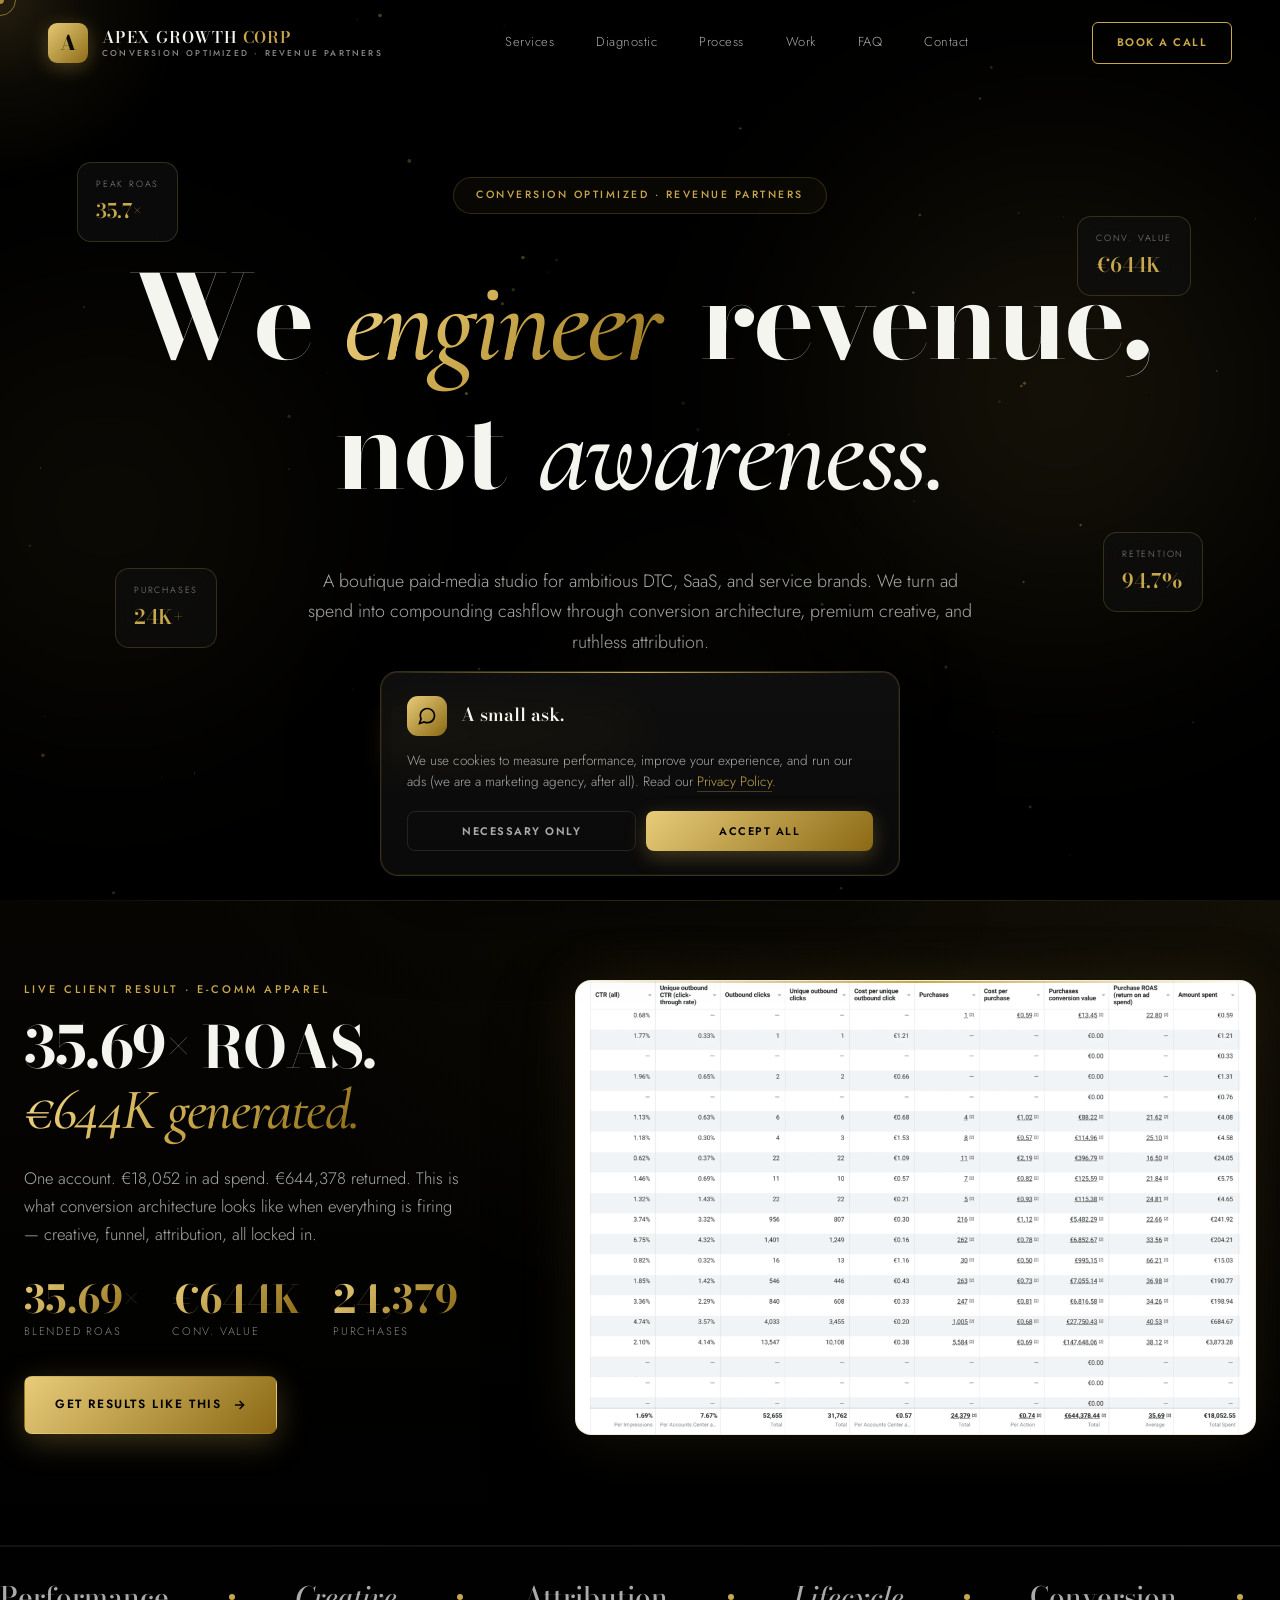
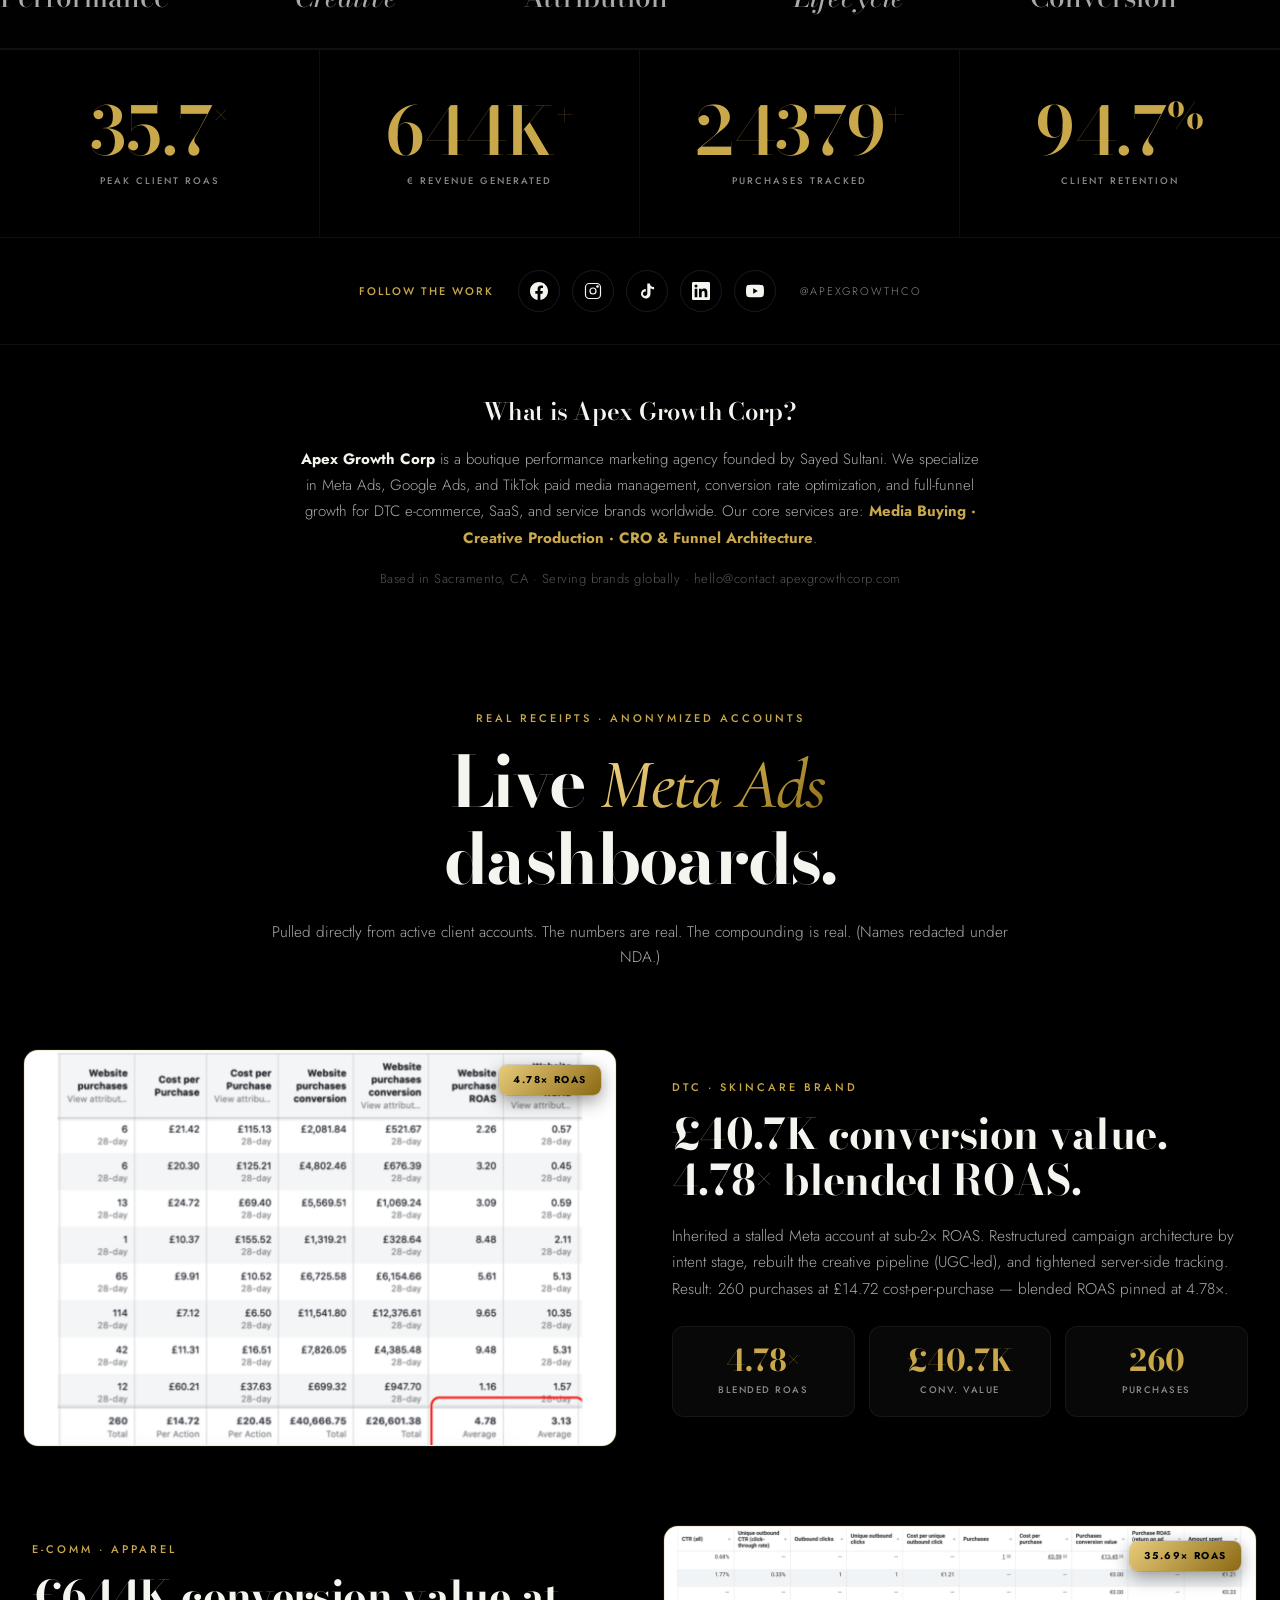
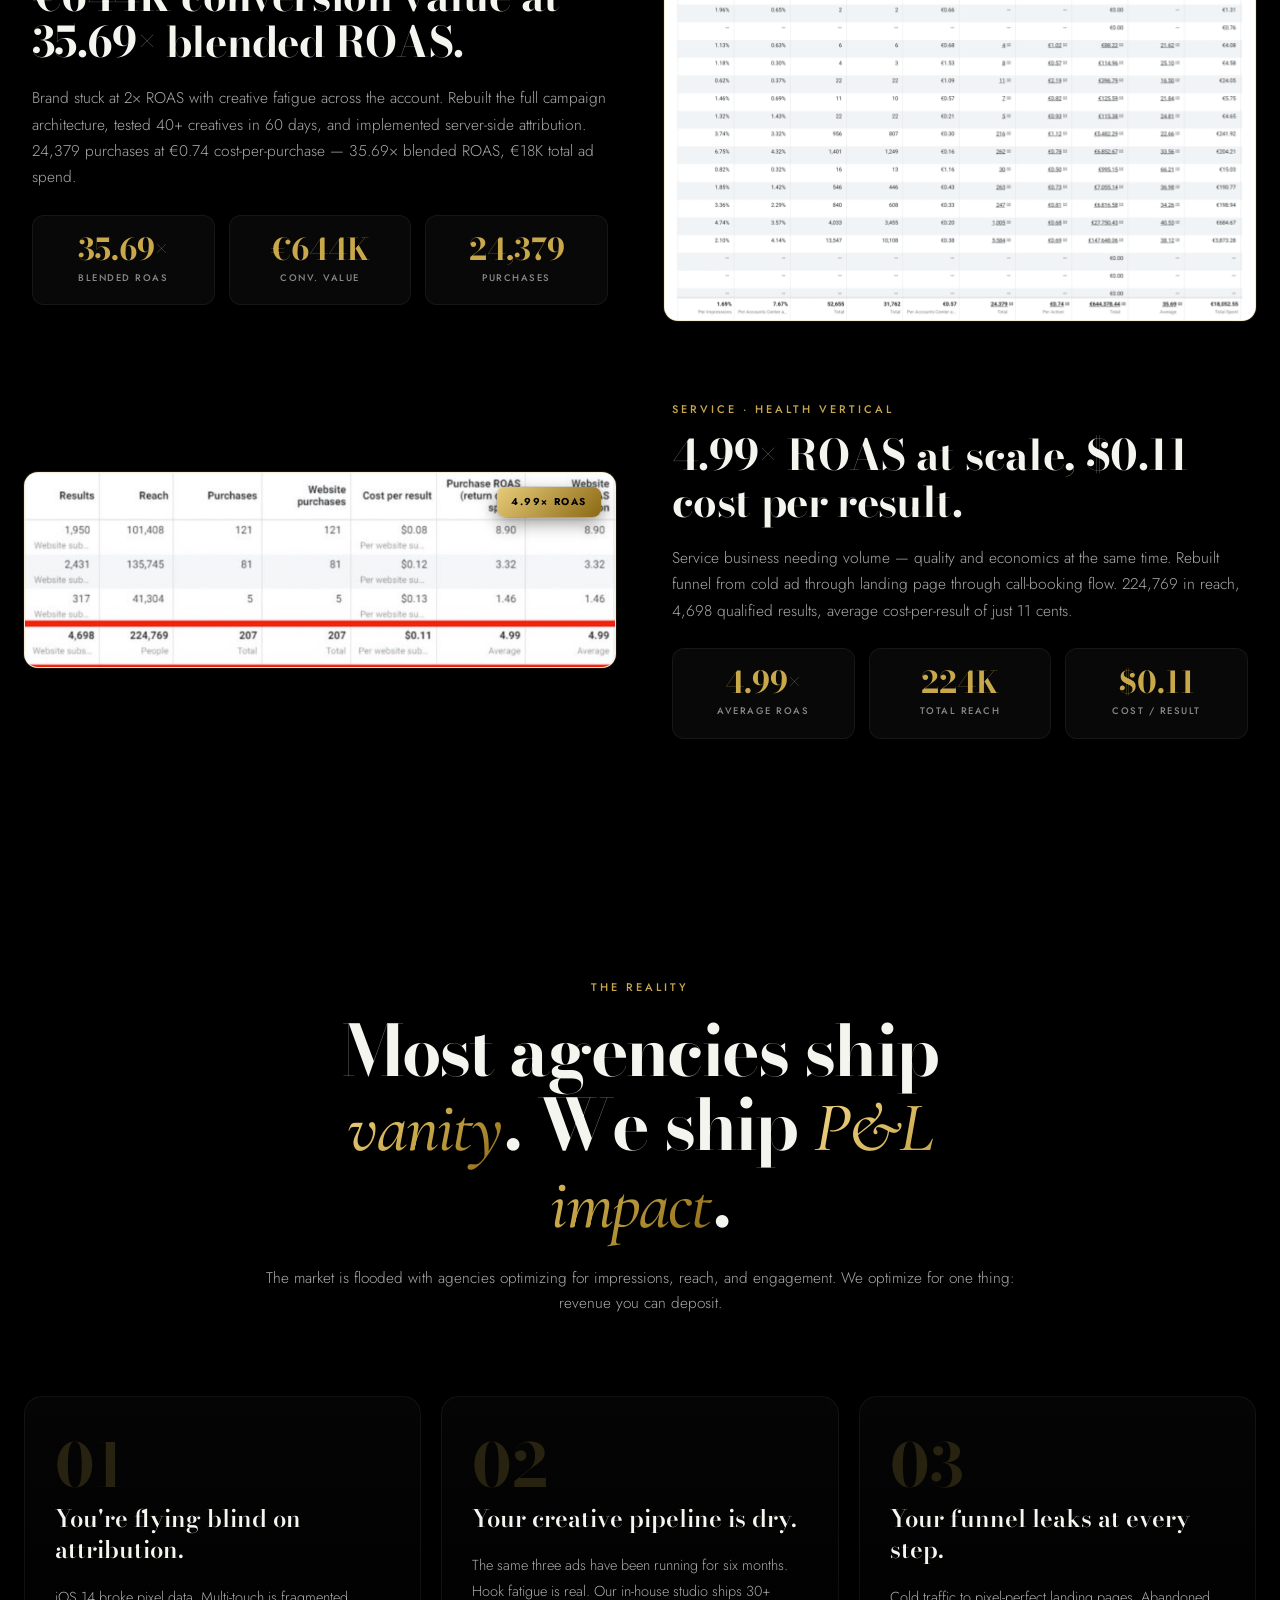
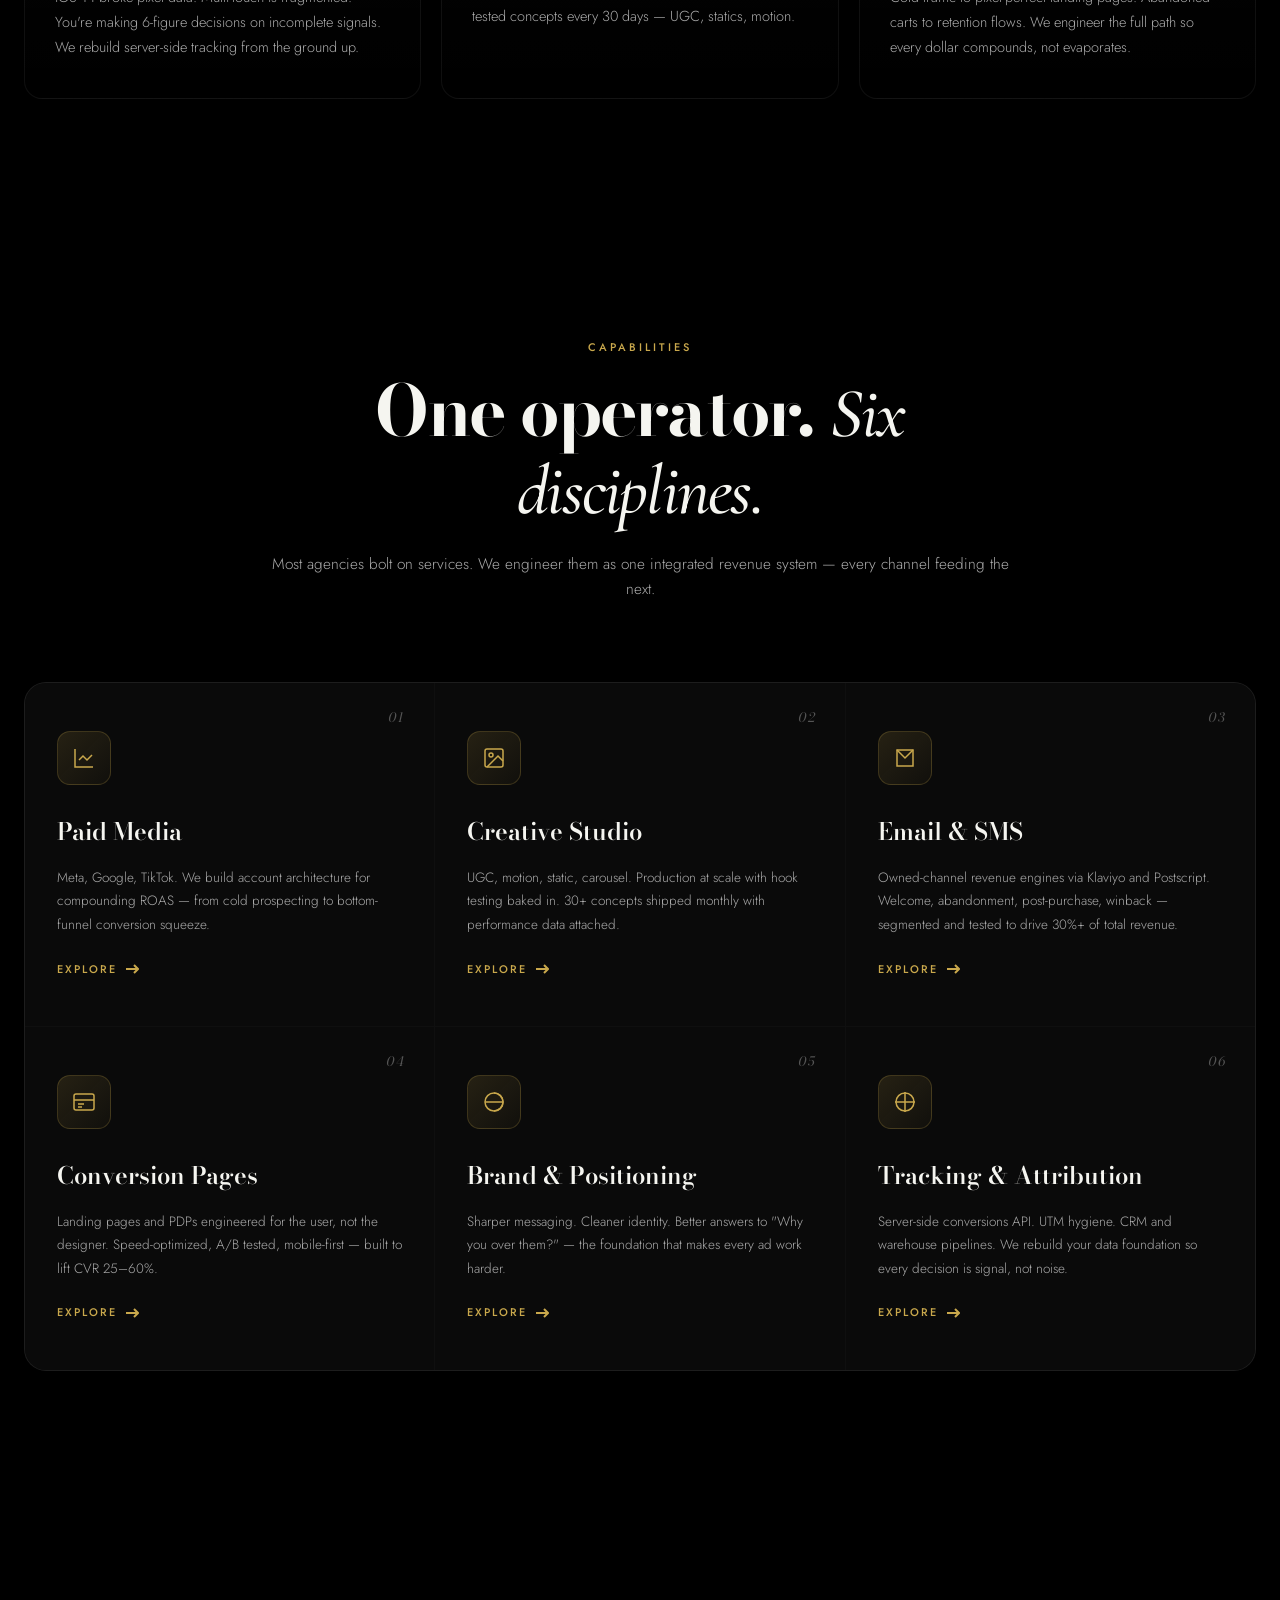
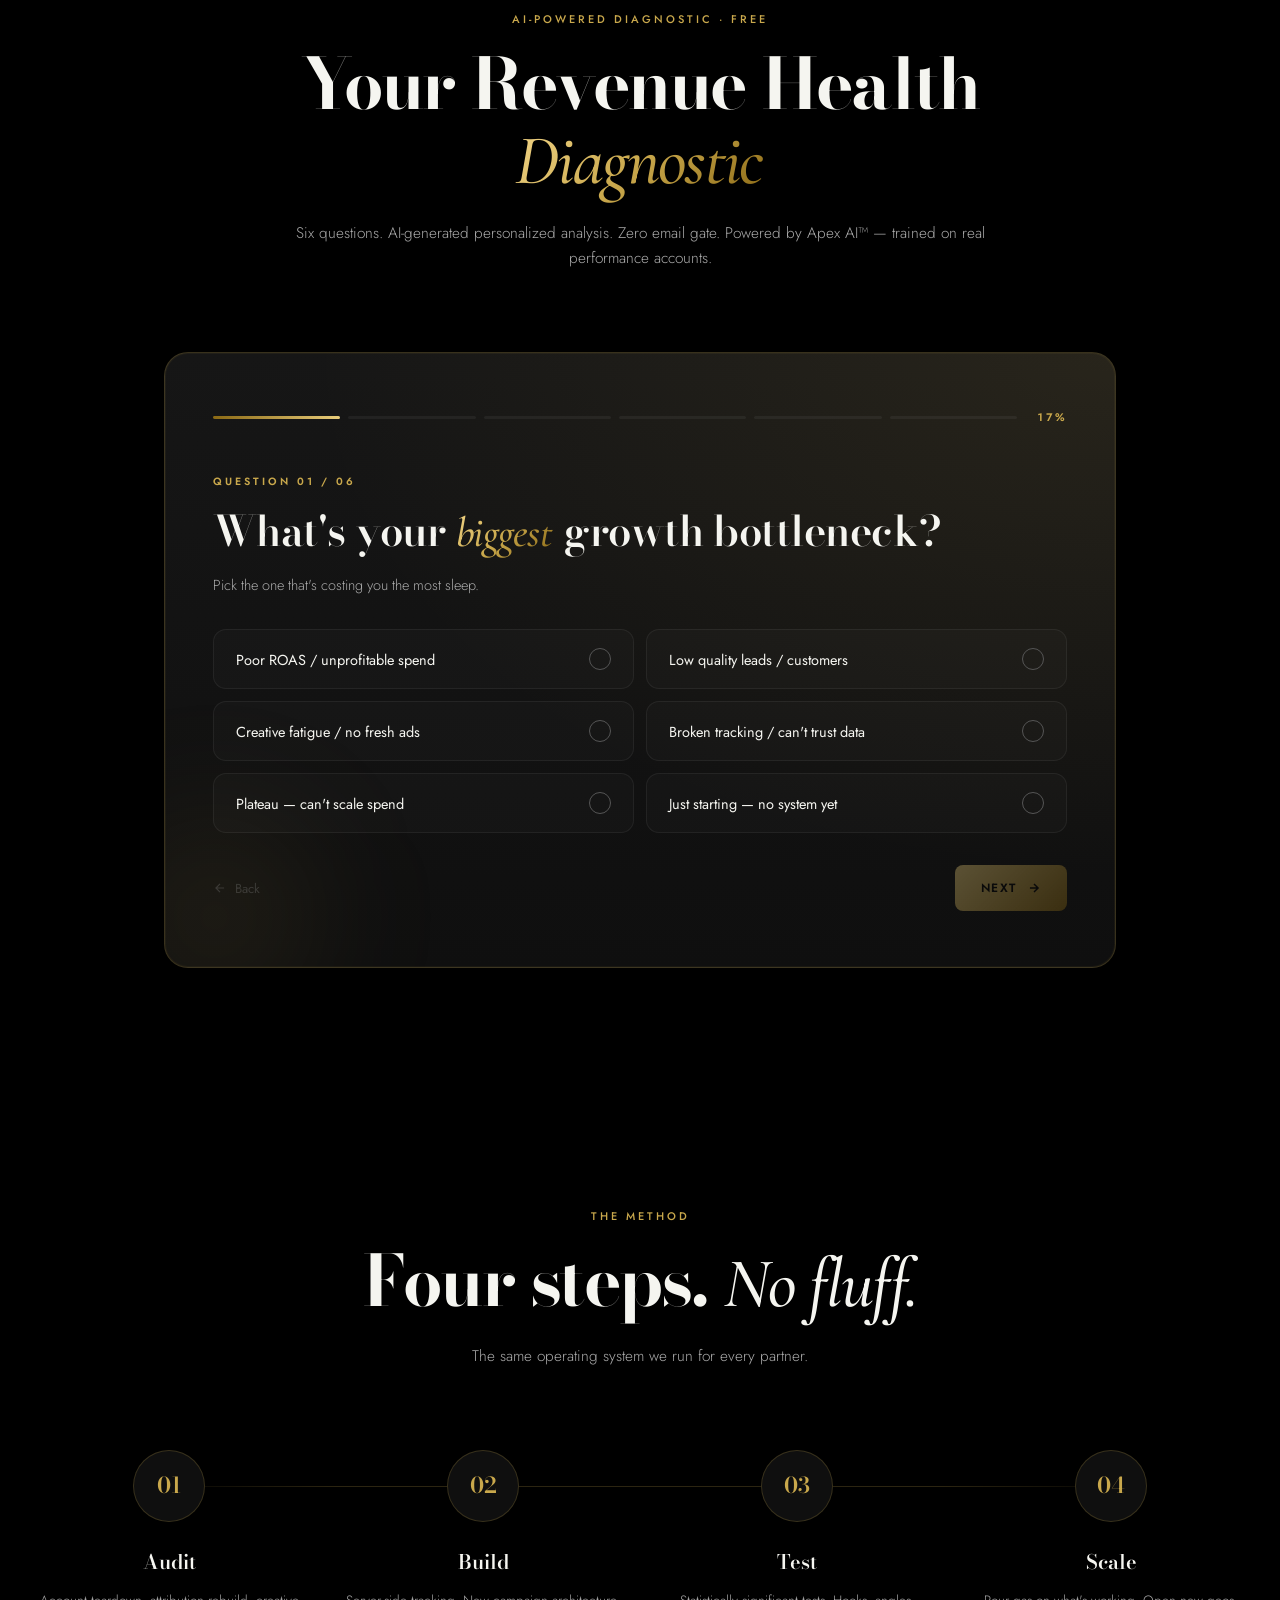
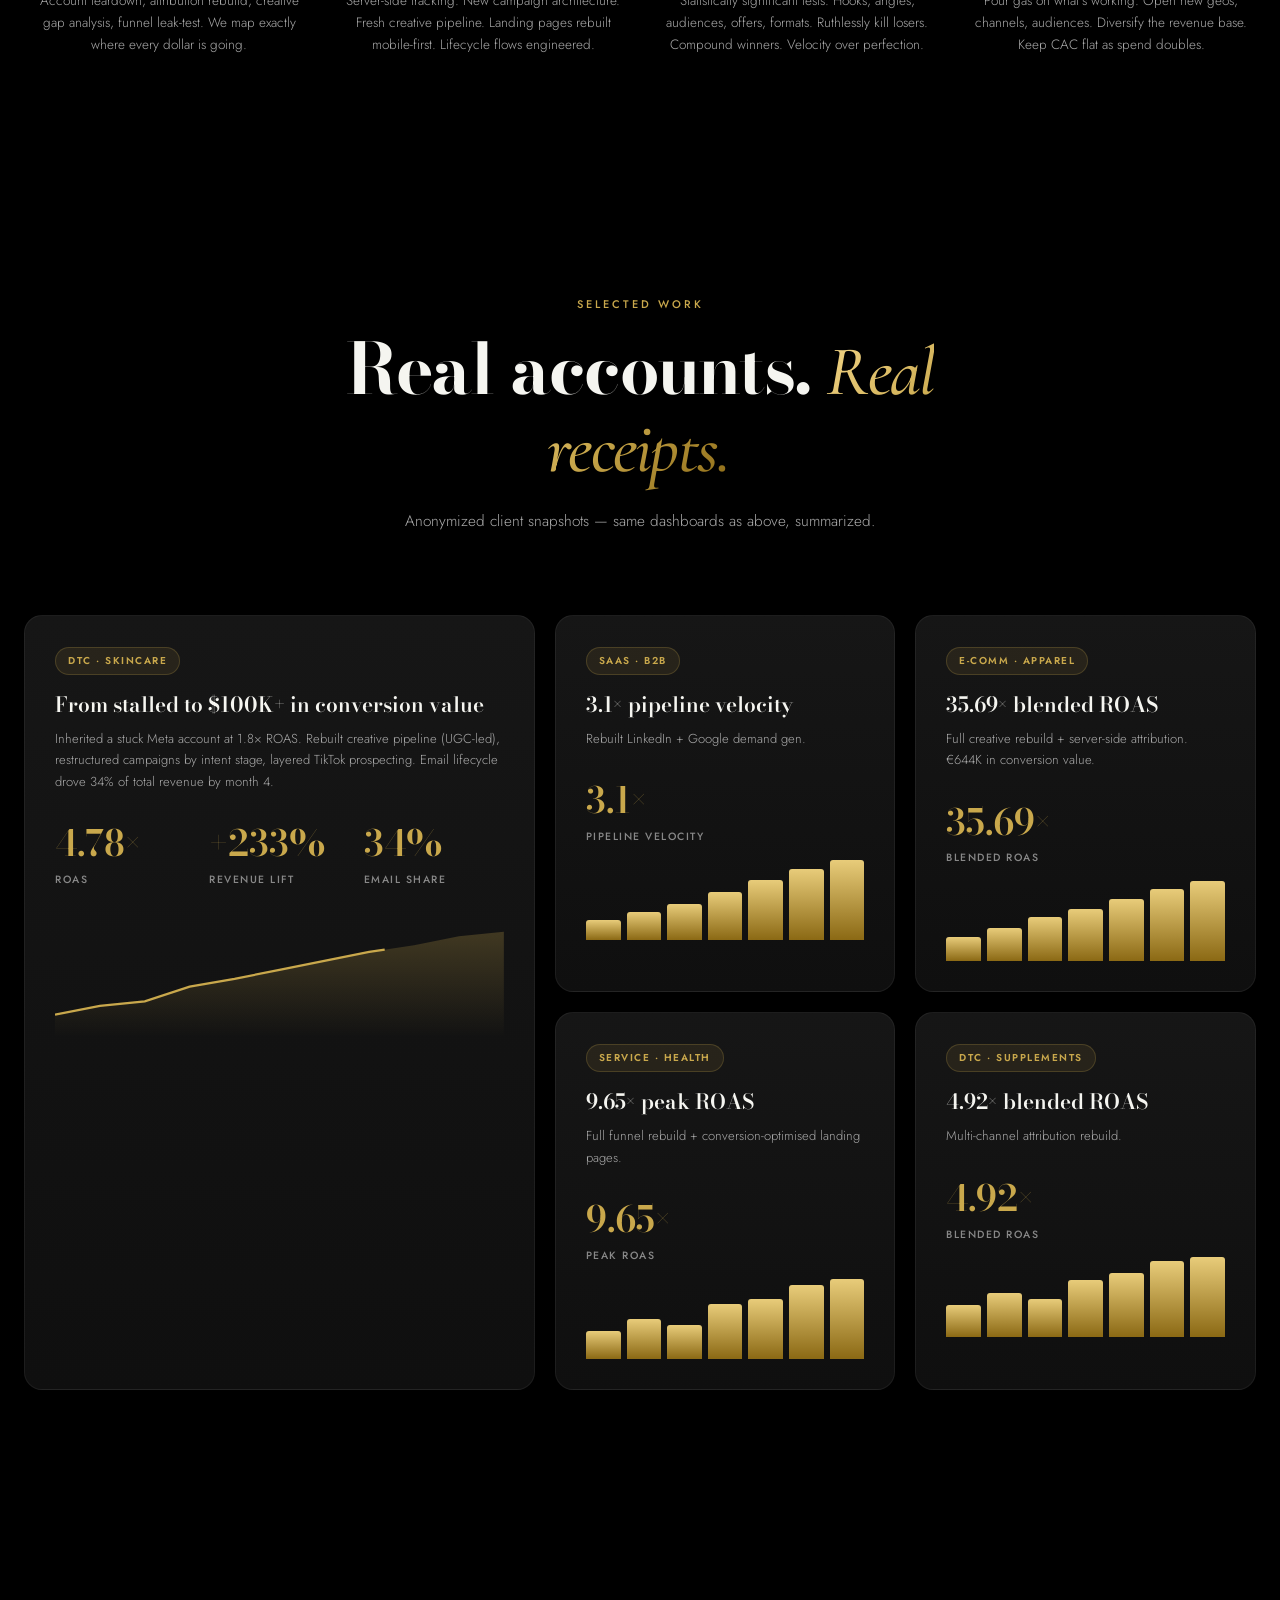
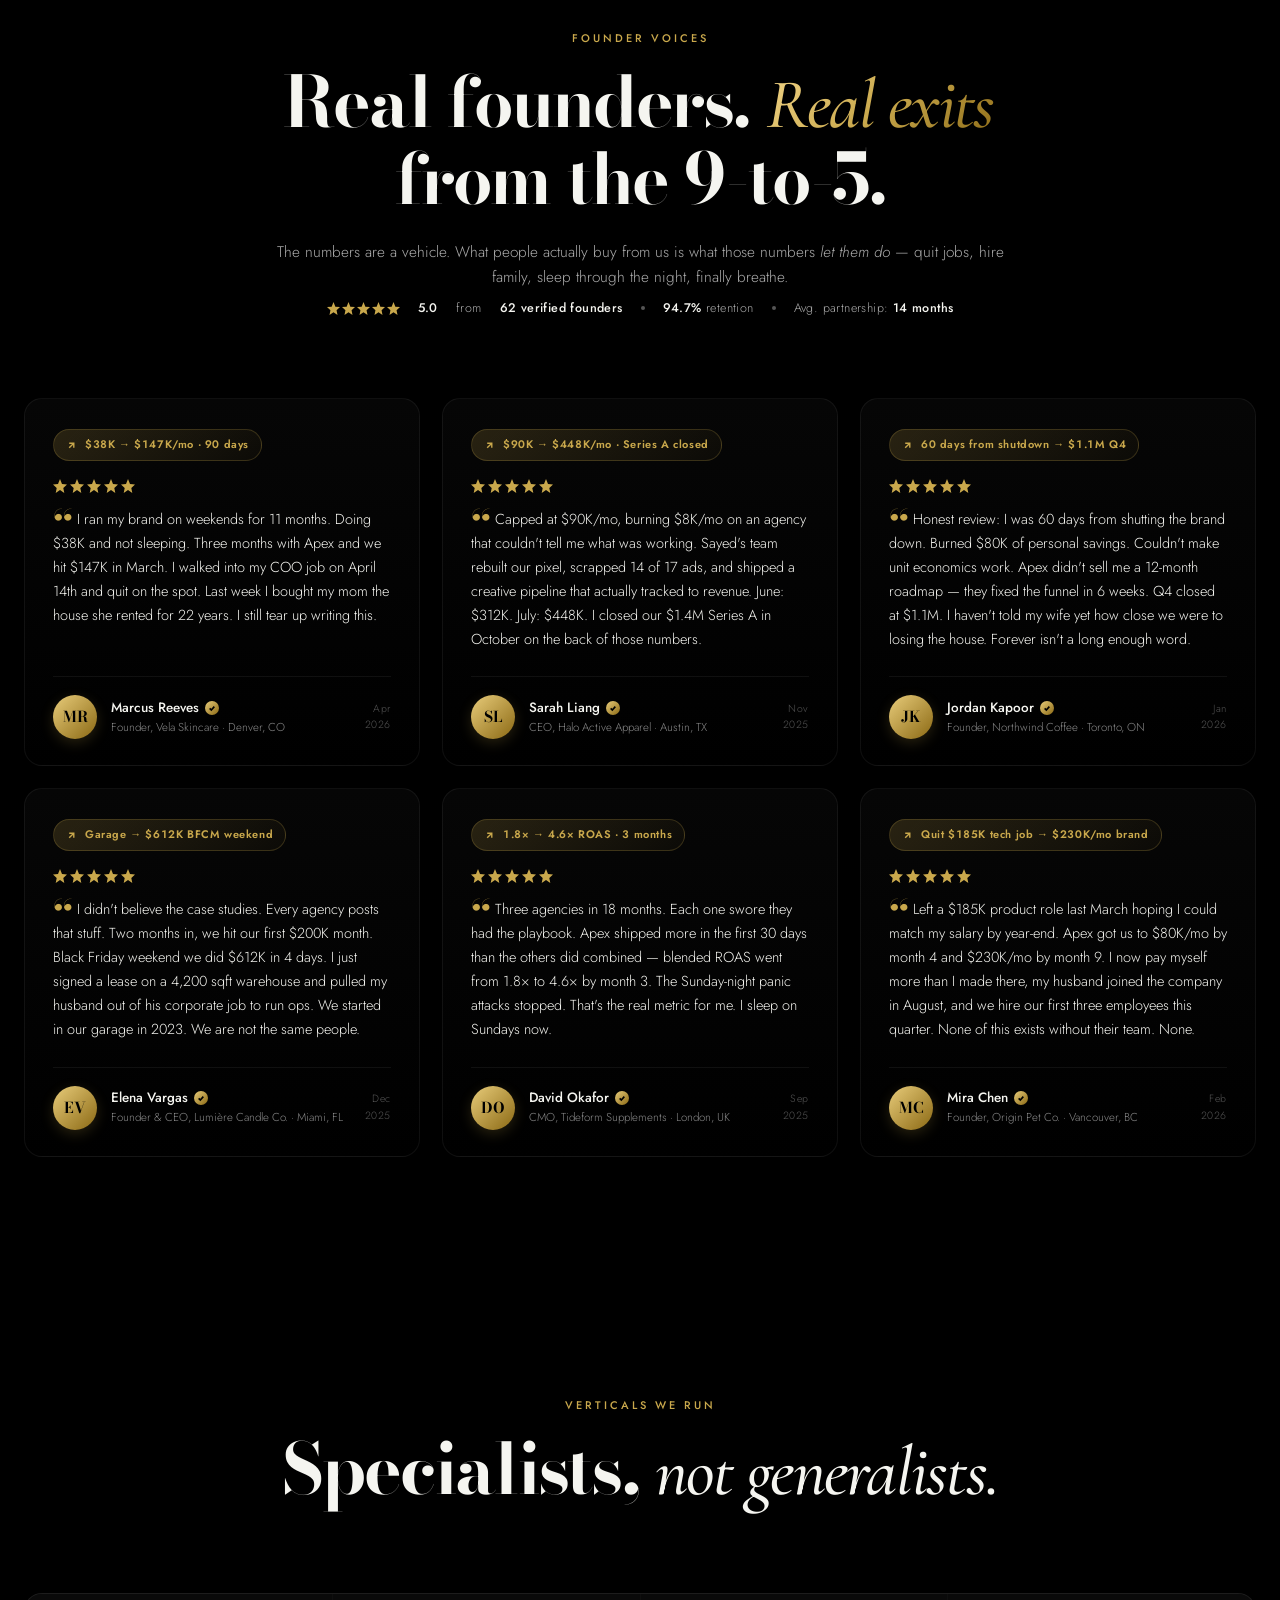
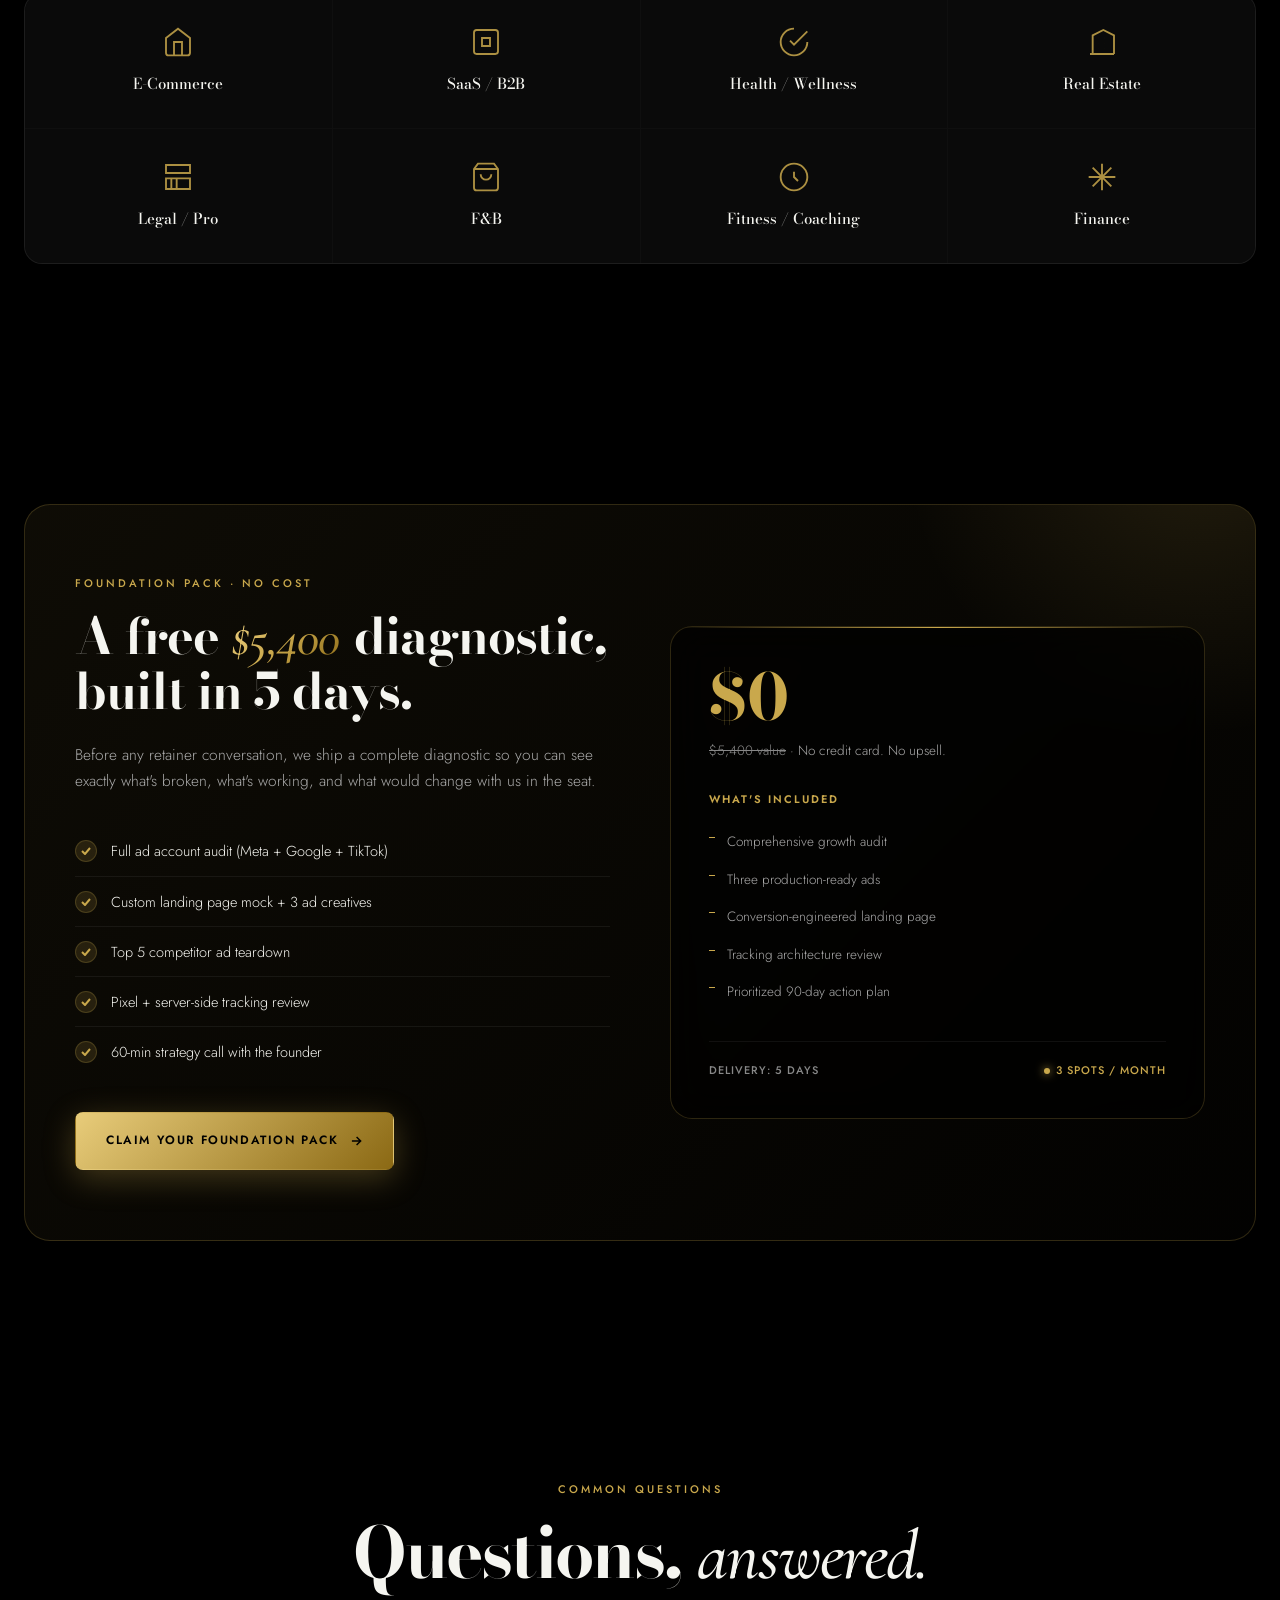
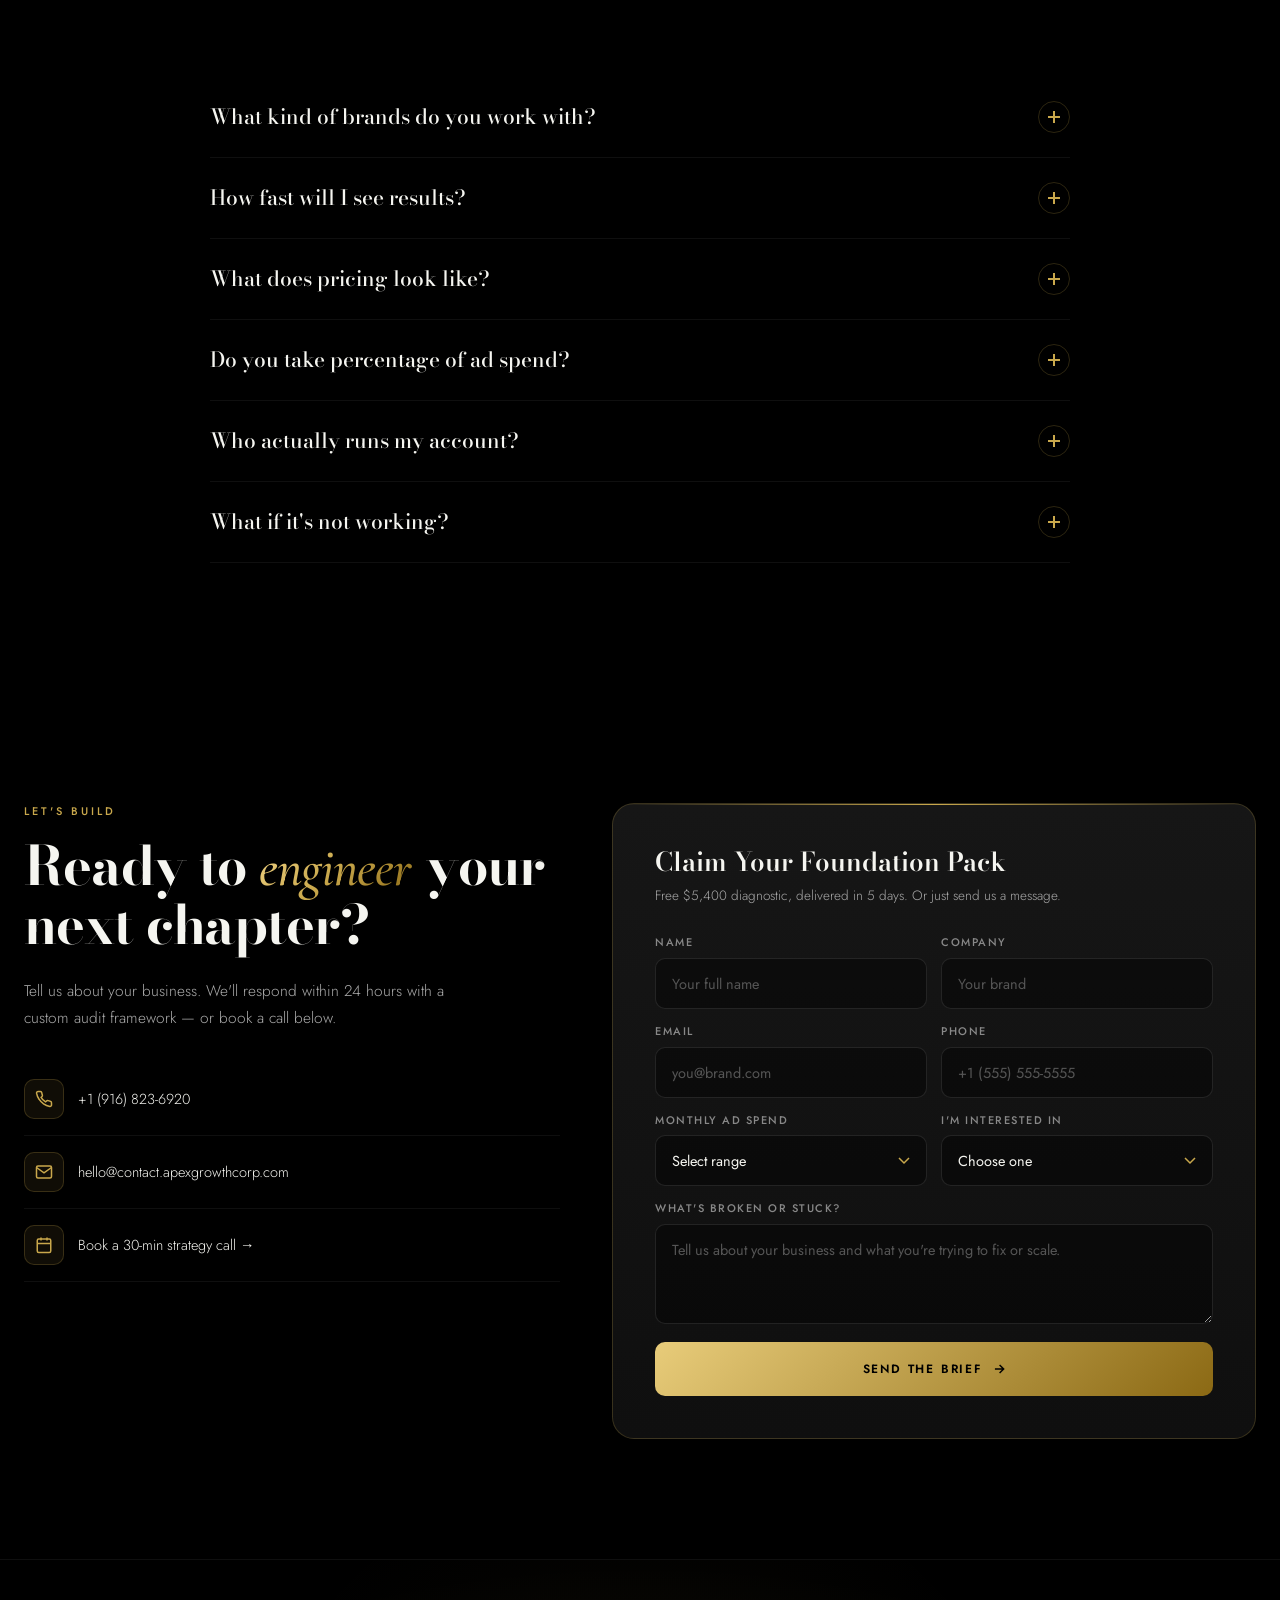
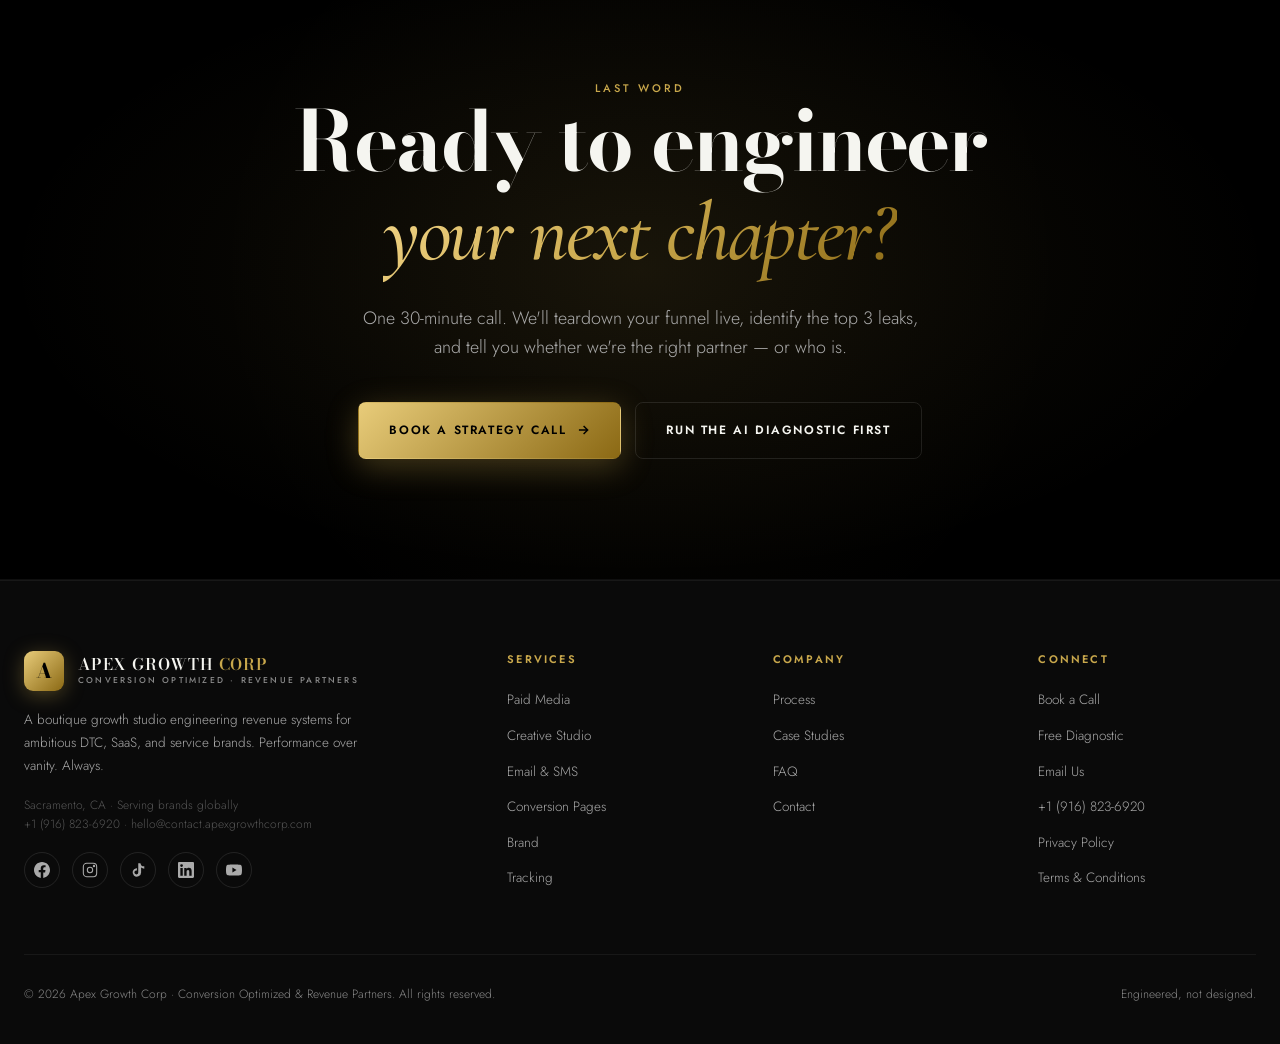
<file: index.html>
<!DOCTYPE html>
<html lang="en">
<head>
<meta charset="UTF-8" />
<meta name="viewport" content="width=device-width, initial-scale=1.0, maximum-scale=5.0, viewport-fit=cover" />
<meta name="theme-color" content="#000000" />

<!-- ================ SEO ================ -->
<title>Apex Growth Corp | Performance Marketing Agency</title>
<meta name="description" content="Apex Growth Corp is a performance marketing agency delivering 4–35× ROAS for DTC, SaaS, and service brands. Meta Ads, Google Ads, CRO, Email/SMS — built to engineer revenue, not vanity metrics." />
<meta name="keywords" content="performance marketing agency, paid media agency, Meta Ads agency, Facebook Ads management, Google Ads agency, TikTok Ads management, DTC marketing agency, e-commerce marketing agency, ROAS optimization, conversion rate optimization, growth marketing agency, digital marketing agency, Apex Growth Corp, Conversion Optimized Revenue Partners, Sayed Sultani" />
<meta name="author" content="Apex Growth Corp" />
<meta name="robots" content="index, follow, max-snippet:-1, max-image-preview:large, max-video-preview:-1" />
<meta name="googlebot" content="index, follow" />
<link rel="canonical" href="https://apexgrowthcorp.com/" />

<!-- Favicon (inline SVG gold A) -->
<link rel="icon" type="image/svg+xml" href="data:image/svg+xml,%3Csvg xmlns='http://www.w3.org/2000/svg' viewBox='0 0 100 100'%3E%3Cdefs%3E%3ClinearGradient id='g' x1='0' y1='0' x2='1' y2='1'%3E%3Cstop offset='0' stop-color='%23F4D78A'/%3E%3Cstop offset='1' stop-color='%238B6914'/%3E%3C/linearGradient%3E%3C/defs%3E%3Crect width='100' height='100' rx='22' fill='url(%23g)'/%3E%3Ctext x='50' y='75' font-family='Georgia,serif' font-size='72' font-weight='900' text-anchor='middle' fill='%23000'%3EA%3C/text%3E%3C/svg%3E"/>
<link rel="apple-touch-icon" href="data:image/svg+xml,%3Csvg xmlns='http://www.w3.org/2000/svg' viewBox='0 0 100 100'%3E%3Cdefs%3E%3ClinearGradient id='g' x1='0' y1='0' x2='1' y2='1'%3E%3Cstop offset='0' stop-color='%23F4D78A'/%3E%3Cstop offset='1' stop-color='%238B6914'/%3E%3C/linearGradient%3E%3C/defs%3E%3Crect width='100' height='100' rx='22' fill='url(%23g)'/%3E%3Ctext x='50' y='75' font-family='Georgia,serif' font-size='72' font-weight='900' text-anchor='middle' fill='%23000'%3EA%3C/text%3E%3C/svg%3E"/>

<!-- Open Graph -->
<meta property="og:type" content="website" />
<meta property="og:url" content="https://apexgrowthcorp.com/" />
<meta property="og:title" content="Apex Growth Corp — We Engineer Revenue" />
<meta property="og:description" content="Premium paid-media studio. 3.5× ROAS · $300K+ generated · 94.7% retention. Meta Ads, Google, TikTok, Email/SMS, conversion funnels." />
<meta property="og:site_name" content="Apex Growth Corp" />
<meta property="og:locale" content="en_US" />
<meta property="og:image" content="https://apexgrowthcorp.com/assets/og-image.jpg" />
<meta property="og:image:width" content="1200" />
<meta property="og:image:height" content="630" />

<!-- Twitter -->
<meta name="twitter:card" content="summary_large_image" />
<meta name="twitter:title" content="Apex Growth Corp — We Engineer Revenue" />
<meta name="twitter:description" content="Premium paid-media studio. 3.5× ROAS · $300K+ generated · 94.7% retention." />
<meta name="twitter:site" content="@apexgrowthco" />
<meta name="twitter:creator" content="@apexgrowthco" />

<!-- Schema.org -->
<script type="application/ld+json">
{
  "@context":"https://schema.org",
  "@graph":[
    {
      "@type":"Organization",
      "@id":"https://apexgrowthcorp.com/#org",
      "name":"Apex Growth Corp",
      "alternateName":"Conversion Optimized & Revenue Partners",
      "url":"https://apexgrowthcorp.com",
      "logo":{"@type":"ImageObject","url":"https://apexgrowthcorp.com/assets/logo.png","width":512,"height":512},
      "email":"hello@contact.apexgrowthcorp.com",
      "telephone":"+1-916-823-6920",
      "sameAs":[
        "https://www.instagram.com/apexgrowthcorp",
        "https://www.tiktok.com/@apexgrowthco",
        "https://www.linkedin.com/company/apex-growth-corp",
        "https://www.youtube.com/@apexgrowthcorp"
      ]
    },
    {
      "@type":"ProfessionalService",
      "@id":"https://apexgrowthcorp.com/#service",
      "name":"Apex Growth Corp",
      "description":"Premium performance marketing agency specializing in paid media, creative production, and conversion optimization for DTC, SaaS, and service brands.",
      "url":"https://apexgrowthcorp.com",
      "telephone":"+1-916-823-6920",
      "email":"hello@contact.apexgrowthcorp.com",
      "priceRange":"$$$",
      "areaServed":{"@type":"Place","name":"Worldwide"},
      "serviceType":["Paid Media Management","Meta Ads","Google Ads","TikTok Ads","Email Marketing","Conversion Rate Optimization","Brand Strategy","Tracking & Attribution"],
      "aggregateRating":{"@type":"AggregateRating","ratingValue":"5.0","reviewCount":"62","bestRating":"5","worstRating":"1"},
      "review":[
        {"@type":"Review","reviewRating":{"@type":"Rating","ratingValue":"5","bestRating":"5"},"author":{"@type":"Person","name":"Marcus Reeves"},"reviewBody":"Ran my brand on weekends for 11 months at $38K/mo. Three months with Apex and we hit $147K. Quit my COO job and bought my mom a house."},
        {"@type":"Review","reviewRating":{"@type":"Rating","ratingValue":"5","bestRating":"5"},"author":{"@type":"Person","name":"Sarah Liang"},"reviewBody":"Capped at $90K/mo. Apex rebuilt our pixel and creative pipeline — June $312K, July $448K. Closed our $1.4M Series A on the back of those numbers."},
        {"@type":"Review","reviewRating":{"@type":"Rating","ratingValue":"5","bestRating":"5"},"author":{"@type":"Person","name":"Jordan Kapoor"},"reviewBody":"60 days from shutting down. Apex fixed the funnel in 6 weeks. Q4 closed at $1.1M."},
        {"@type":"Review","reviewRating":{"@type":"Rating","ratingValue":"5","bestRating":"5"},"author":{"@type":"Person","name":"Elena Vargas"},"reviewBody":"Garage brand to $612K Black Friday weekend. Just leased a 4,200 sqft warehouse and pulled my husband off his corporate job."},
        {"@type":"Review","reviewRating":{"@type":"Rating","ratingValue":"5","bestRating":"5"},"author":{"@type":"Person","name":"David Okafor"},"reviewBody":"Three agencies in 18 months. Apex took blended ROAS from 1.8× to 4.6× by month 3. The Sunday-night panic attacks stopped."},
        {"@type":"Review","reviewRating":{"@type":"Rating","ratingValue":"5","bestRating":"5"},"author":{"@type":"Person","name":"Mira Chen"},"reviewBody":"Quit $185K tech role. Apex scaled us to $230K/mo by month 9 — pay myself more than my old salary, husband joined the company, hiring first 3 employees this quarter."}
      ]
    },
    {
      "@type":"WebSite",
      "@id":"https://apexgrowthcorp.com/#website",
      "url":"https://apexgrowthcorp.com",
      "name":"Apex Growth Corp",
      "publisher":{"@id":"https://apexgrowthcorp.com/#org"},
      "inLanguage":"en-US"
    }
  ]
}
</script>

<!-- FAQ Schema for Google AI Overview -->
<script type="application/ld+json">
{
  "@context":"https://schema.org",
  "@type":"FAQPage",
  "mainEntity":[
    {"@type":"Question","name":"What is Apex Growth Corp?","acceptedAnswer":{"@type":"Answer","text":"Apex Growth Corp is a boutique performance marketing agency specializing in paid media management, creative production, and conversion rate optimization for DTC, SaaS, and service brands. Founded by Sayed Sultani, the agency delivers 4–35× ROAS using Meta Ads, Google Ads, TikTok Ads, Email/SMS, and conversion-engineered funnels."}},
    {"@type":"Question","name":"How does Apex Growth Corp scale brands?","acceptedAnswer":{"@type":"Answer","text":"Apex Growth Corp scales brands through a four-step process: audit the full ad account and funnel, rebuild campaign architecture by intent stage, launch conversion-optimised creatives and landing pages, then iterate weekly using server-side attribution data. The result is compounding ROAS growth with full transparency on every dollar spent."}},
    {"@type":"Question","name":"What ROAS does Apex Growth Corp deliver?","acceptedAnswer":{"@type":"Answer","text":"Apex Growth Corp has delivered 4.78× to 35.69× blended ROAS across client accounts, with €644,378 in conversion value generated at 35.69× ROAS for one e-commerce client and £40,666 at 4.78× for another."}},
    {"@type":"Question","name":"What brands does Apex Growth Corp work with?","acceptedAnswer":{"@type":"Answer","text":"Apex Growth Corp works with DTC e-commerce brands, SaaS companies, health and wellness brands, and service businesses. Optimal monthly ad spend ranges from $5K to $100K+, though exceptions are made both directions."}},
    {"@type":"Question","name":"What does Apex Growth Corp pricing look like?","acceptedAnswer":{"@type":"Answer","text":"Monthly retainers range from $3K to $15K depending on scope, billed separately from ad spend. Apex Growth Corp charges flat retainers, not percentage-of-spend, so incentives are aligned with your ROAS. Engagements start with a 3-month minimum."}}
  ]
}
</script>

<!-- Service Schema -->
<script type="application/ld+json">
{
  "@context":"https://schema.org",
  "@type":"ItemList",
  "name":"Apex Growth Corp Services",
  "itemListElement":[
    {"@type":"ListItem","position":1,"name":"Paid Media Management","description":"Meta Ads, Google Ads, TikTok Ads management with conversion-first campaign architecture."},
    {"@type":"ListItem","position":2,"name":"Creative Studio","description":"UGC-led ad creative production, hook testing, and iterative creative strategy."},
    {"@type":"ListItem","position":3,"name":"Conversion Rate Optimisation","description":"Landing page design and split-testing to maximise purchase conversion rates."},
    {"@type":"ListItem","position":4,"name":"Email & SMS Marketing","description":"Klaviyo-powered lifecycle flows and campaigns to capture and retain revenue."},
    {"@type":"ListItem","position":5,"name":"Tracking & Attribution","description":"Server-side pixel setup, GA4, and attribution modelling for accurate ROAS reporting."},
    {"@type":"ListItem","position":6,"name":"Brand Positioning","description":"Messaging strategy and brand identity built to convert, not just impress."}
  ]
}
</script>

<link rel="preconnect" href="https://fonts.googleapis.com">
<link rel="preconnect" href="https://fonts.gstatic.com" crossorigin>
<link href="https://fonts.googleapis.com/css2?family=Bodoni+Moda:ital,wght@0,400;0,500;0,600;0,700;0,800;1,400;1,600&family=Cormorant+Garamond:ital,wght@1,500;1,600&family=Jost:wght@300;400;500;600;700&display=swap" rel="stylesheet">

<style>
:root{
  --black:#000;--black-1:#0a0a0a;--black-2:#0f0f0f;--black-3:#161616;--black-4:#1c1c1c;--black-5:#252525;
  --gold:#C9A84C;--gold-light:#E8CC7A;--gold-bright:#F4D78A;--gold-dark:#8B6914;--gold-deep:#5C4609;
  --white:#FFFFFF;--off-white:#F5F5F0;--cream:#EFE9D8;
  --gray:#888;--gray-2:#aaa;--gray-3:#555;--gray-4:#333;
  --border:rgba(255,255,255,.06);--border-2:rgba(255,255,255,.1);
  --border-gold:rgba(201,168,76,.22);--border-gold-strong:rgba(201,168,76,.5);
  --serif:'Bodoni Moda',serif;--serif-italic:'Cormorant Garamond','Bodoni Moda',serif;
  --sans:'Jost',sans-serif;
  --ease:cubic-bezier(.16,1,.3,1);--ease-spring:cubic-bezier(.34,1.56,.64,1);
}
*,*::before,*::after{box-sizing:border-box;margin:0;padding:0}
html,body{overflow-x:hidden;width:100%;max-width:100vw}
html{scroll-behavior:smooth;-webkit-text-size-adjust:100%}
body{
  background:var(--black);color:var(--off-white);font-family:var(--sans);
  font-weight:300;line-height:1.6;
  -webkit-font-smoothing:antialiased;cursor:none;
  min-height:100vh;
}
@media(max-width:900px){body{cursor:auto}}
::selection{background:var(--gold);color:var(--black)}
img,svg{display:block;max-width:100%;height:auto}
a{color:inherit;text-decoration:none}
button{font-family:inherit;cursor:none;border:none;background:none;color:inherit}
@media(max-width:900px){button,a{cursor:pointer}}

.italic{font-family:var(--serif-italic);font-style:italic;font-weight:500}
.gradient-text{background:linear-gradient(135deg,var(--gold-bright) 0%,var(--gold) 50%,var(--gold-dark) 100%);-webkit-background-clip:text;background-clip:text;-webkit-text-fill-color:transparent;padding-right:.05em}
.h-eyebrow{font-family:var(--sans);font-size:11px;font-weight:500;letter-spacing:3px;text-transform:uppercase;color:var(--gold)}

/* Cursor */
.cursor-dot{position:fixed;width:8px;height:8px;border-radius:50%;background:var(--gold);pointer-events:none;z-index:99999;mix-blend-mode:difference;transform:translate(-50%,-50%);transition:transform .15s var(--ease),width .3s,height .3s}
.cursor-glow{position:fixed;width:400px;height:400px;border-radius:50%;pointer-events:none;z-index:99998;background:radial-gradient(circle,rgba(201,168,76,.18) 0%,rgba(201,168,76,.06) 30%,transparent 65%);transform:translate(-50%,-50%);transition:opacity .3s;filter:blur(6px)}
.cursor-ring{position:fixed;width:32px;height:32px;border-radius:50%;border:1px solid var(--gold);pointer-events:none;z-index:99999;opacity:.6;transform:translate(-50%,-50%);transition:transform .25s var(--ease),opacity .3s}
.cursor-dot.click{transform:translate(-50%,-50%) scale(1.8)}
.cursor-ring.click{transform:translate(-50%,-50%) scale(.6);opacity:1}
.cursor-dot.hover{width:14px;height:14px}
.cursor-ring.hover{transform:translate(-50%,-50%) scale(1.5);opacity:.85}
@media(max-width:900px){.cursor-dot,.cursor-glow,.cursor-ring{display:none}}
.heat-pulse{position:fixed;width:8px;height:8px;border-radius:50%;pointer-events:none;z-index:99997;border:2px solid var(--gold);transform:translate(-50%,-50%);animation:heatPulse 1s var(--ease) forwards}
@keyframes heatPulse{0%{opacity:.8;width:8px;height:8px}100%{opacity:0;width:200px;height:200px}}

/* Loader */
#loader{position:fixed;inset:0;background:var(--black);z-index:9999;display:flex;flex-direction:column;align-items:center;justify-content:center;transition:opacity .8s var(--ease),visibility .8s var(--ease);padding:20px}
#loader.hidden{opacity:0;visibility:hidden}
.loader-mark{width:72px;height:72px;border-radius:14px;background:linear-gradient(135deg,var(--gold-light),var(--gold-dark));display:flex;align-items:center;justify-content:center;font-family:var(--serif);font-size:36px;font-weight:800;color:var(--black);margin-bottom:32px;box-shadow:0 0 60px rgba(201,168,76,.5);animation:loaderPulse 1.5s ease-in-out infinite}
@keyframes loaderPulse{50%{transform:scale(1.05);box-shadow:0 0 80px rgba(201,168,76,.7)}}
.loader-bar{width:240px;max-width:80vw;height:1px;background:rgba(255,255,255,.1);overflow:hidden;margin-bottom:16px}
.loader-bar-fill{height:100%;width:0%;background:linear-gradient(90deg,var(--gold-dark),var(--gold-light));transition:width .15s linear}
.loader-pct{font-size:11px;letter-spacing:3px;color:var(--gray);font-weight:500}
.loader-tag{margin-top:24px;font-size:10px;letter-spacing:4px;color:var(--gold);text-transform:uppercase;text-align:center}

/* Background */
.bg-fixed{position:fixed;inset:0;z-index:0;pointer-events:none;background:var(--black);overflow:hidden}
.orb{position:absolute;border-radius:50%;filter:blur(80px)}
.orb-1{top:5%;right:-10%;width:700px;height:700px;background:radial-gradient(circle,rgba(201,168,76,.13),transparent 70%);animation:orbFloat 18s ease-in-out infinite}
.orb-2{bottom:10%;left:-15%;width:600px;height:600px;background:radial-gradient(circle,rgba(201,168,76,.08),transparent 70%);animation:orbFloat 22s ease-in-out infinite reverse}
.orb-3{top:55%;right:30%;width:400px;height:400px;background:radial-gradient(circle,rgba(201,168,76,.05),transparent 70%);animation:orbFloat 26s ease-in-out infinite}
@keyframes orbFloat{50%{transform:translate(60px,-50px) scale(1.1)}}
#particles{position:fixed;inset:0;z-index:1;pointer-events:none;opacity:.6}

/* Nav */
.nav{position:fixed;top:0;left:0;right:0;z-index:1000;padding:22px 48px;display:flex;align-items:center;justify-content:space-between;transition:all .4s var(--ease);background:transparent;width:100%}
.nav.scrolled{padding:14px 48px;background:rgba(0,0,0,.85);backdrop-filter:blur(20px) saturate(180%);-webkit-backdrop-filter:blur(20px) saturate(180%);border-bottom:1px solid var(--border)}
.nav-logo{display:flex;align-items:center;gap:14px;min-width:0}
.nav-mark{width:40px;height:40px;border-radius:9px;background:linear-gradient(135deg,var(--gold-light),var(--gold-dark));display:flex;align-items:center;justify-content:center;font-family:var(--serif);font-weight:800;font-size:20px;color:var(--black);box-shadow:0 4px 20px rgba(201,168,76,.35);flex-shrink:0}
.nav-name-block{display:flex;flex-direction:column;line-height:1;min-width:0}
.nav-name{font-family:var(--serif);font-size:16px;font-weight:600;letter-spacing:.8px;color:var(--off-white)}
.nav-name span{color:var(--gold)}
.nav-tag{font-size:8.5px;letter-spacing:2.2px;text-transform:uppercase;color:var(--gray);margin-top:4px;font-weight:500}
.nav-links{display:flex;gap:42px;align-items:center}
.nav-links a{font-size:13px;color:var(--gray-2);letter-spacing:.5px;transition:color .3s;position:relative;white-space:nowrap}
.nav-links a:hover{color:var(--off-white)}
.nav-links a::after{content:'';position:absolute;bottom:-6px;left:0;width:0;height:1px;background:var(--gold);transition:width .35s var(--ease)}
.nav-links a:hover::after{width:100%}
.nav-cta{padding:11px 24px;border:1px solid var(--gold);color:var(--gold);border-radius:6px;font-size:11px;font-weight:600;letter-spacing:1.5px;text-transform:uppercase;transition:all .35s;white-space:nowrap}
.nav-cta:hover{background:var(--gold);color:var(--black);box-shadow:0 8px 24px rgba(201,168,76,.3)}
.nav-toggle{display:none;width:30px;height:20px;flex-direction:column;justify-content:space-between;cursor:pointer;flex-shrink:0}
.nav-toggle span{height:1.5px;background:var(--off-white);transition:all .3s}
@media(max-width:980px){
  .nav{padding:14px 18px}.nav.scrolled{padding:12px 18px}
  .nav-name{font-size:14px}.nav-mark{width:36px;height:36px;font-size:18px}
  .nav-links{display:none;position:absolute;top:100%;left:0;right:0;background:var(--black-1);flex-direction:column;padding:24px;gap:18px;border-top:1px solid var(--border)}
  .nav-links.open{display:flex}
  .nav-cta{display:none}.nav-toggle{display:flex}
  .nav-tag{display:none}
}

/* Hero */
.hero{min-height:100vh;position:relative;display:flex;align-items:center;justify-content:center;padding:140px 24px 100px;z-index:2}
.hero-inner{max-width:1280px;width:100%;text-align:center;position:relative}
.hero-badge{display:inline-block;padding:9px 22px;border:1px solid var(--border-gold);border-radius:100px;background:rgba(201,168,76,.04);font-size:10.5px;letter-spacing:2.5px;text-transform:uppercase;color:var(--gold);margin-bottom:42px;font-weight:500;opacity:0;animation:fadeIn .8s var(--ease) .3s forwards}
.hero h1{font-size:clamp(40px,9vw,128px);font-family:var(--serif);font-weight:700;line-height:1.02;letter-spacing:-.025em;margin-bottom:36px;padding-bottom:.08em}
.hero h1 .word{display:inline-block;opacity:0;transform:translateY(50px);animation:wordIn 1s var(--ease) forwards;padding:0 .03em;line-height:1.06}
.hero h1 .italic{padding-bottom:.05em;line-height:1.08}
.hero h1 .word:nth-child(1){animation-delay:.5s}
.hero h1 .word:nth-child(2){animation-delay:.7s}
.hero h1 .word:nth-child(3){animation-delay:.9s}
.hero h1 .word:nth-child(4){animation-delay:1.1s}
.hero h1 .word:nth-child(5){animation-delay:1.3s}
@keyframes wordIn{to{opacity:1;transform:translateY(0)}}
.hero p.lead{font-size:clamp(15px,1.4vw,19px);font-weight:300;color:var(--gray-2);max-width:680px;margin:0 auto 48px;line-height:1.7;opacity:0;animation:fadeIn .9s var(--ease) 1.5s forwards;padding:0 8px}
.hero-ctas{display:flex;gap:14px;justify-content:center;flex-wrap:wrap;opacity:0;animation:fadeIn .9s var(--ease) 1.7s forwards}
@keyframes fadeIn{to{opacity:1}}

.btn{display:inline-flex;align-items:center;gap:10px;padding:18px 30px;border-radius:8px;font-size:12px;font-weight:600;letter-spacing:1.6px;text-transform:uppercase;cursor:pointer;transition:all .4s var(--ease);border:1px solid transparent;font-family:var(--sans);position:relative;overflow:hidden;text-align:center}
.btn-primary{background:linear-gradient(135deg,var(--gold-light),var(--gold-dark));color:var(--black);box-shadow:0 8px 32px rgba(201,168,76,.3)}
.btn-primary::before{content:'';position:absolute;inset:0;background:linear-gradient(135deg,var(--gold-bright),var(--gold));opacity:0;transition:opacity .4s}
.btn-primary span,.btn-primary svg{position:relative;z-index:1}
.btn-primary:hover{transform:translateY(-2px);box-shadow:0 12px 40px rgba(201,168,76,.55)}
.btn-primary:hover::before{opacity:1}
.btn-primary svg{transition:transform .3s}
.btn-primary:hover svg{transform:translateX(5px)}
.btn-ghost{background:transparent;color:var(--off-white);border:1px solid var(--border-2)}
.btn-ghost:hover{border-color:var(--gold);color:var(--gold);background:rgba(201,168,76,.04)}

/* Floats */
.hero-floats{position:absolute;inset:0;pointer-events:none;z-index:-1}
.float-card{position:absolute;padding:14px 18px;background:rgba(15,15,15,.7);backdrop-filter:blur(14px);-webkit-backdrop-filter:blur(14px);border:1px solid var(--border-gold);border-radius:14px;font-size:12px;color:var(--off-white);display:flex;align-items:center;gap:10px;opacity:0;will-change:transform,backdrop-filter;isolation:isolate;contain:paint}
.float-card .label{font-size:9px;color:var(--gray);letter-spacing:1.8px;text-transform:uppercase;display:block;margin-bottom:4px}
.float-card .val{font-family:var(--serif);font-size:20px;font-weight:600;color:var(--gold)}
.float-1{top:18%;left:6%;animation:floatIn 1s var(--ease) 1.9s forwards,bob 6s ease-in-out 2.9s infinite}
.float-2{top:24%;right:7%;animation:floatIn 1s var(--ease) 2.1s forwards,bob 7s ease-in-out 3.1s infinite}
.float-3{bottom:28%;left:9%;animation:floatIn 1s var(--ease) 2.3s forwards,bob 5s ease-in-out 3.3s infinite}
.float-4{bottom:32%;right:6%;animation:floatIn 1s var(--ease) 2.5s forwards,bob 8s ease-in-out 3.5s infinite}
@keyframes floatIn{from{opacity:0;transform:translateY(20px) scale(.95)}to{opacity:1;transform:translateY(0) scale(1)}}
@keyframes bob{50%{transform:translateY(-12px)}}
@media(max-width:1100px){.hero-floats{display:none}}

/* Marquee */
.marquee{border-top:1px solid var(--border);border-bottom:1px solid var(--border);padding:28px 0;overflow:hidden;position:relative;z-index:2;background:rgba(255,255,255,.005)}
.marquee-track{display:flex;gap:60px;animation:marquee 45s linear infinite;white-space:nowrap;width:max-content}
.marquee-item{display:flex;align-items:center;gap:14px;font-family:var(--serif);font-size:clamp(20px,3vw,28px);font-weight:500;color:var(--gray-2)}
.marquee-item .mark{width:6px;height:6px;background:var(--gold);border-radius:50%}
@keyframes marquee{to{transform:translateX(-50%)}}

/* Sections */
section{position:relative;z-index:2}
.section{padding:120px 24px;max-width:1320px;margin:0 auto}
.section-head{text-align:center;max-width:760px;margin:0 auto 80px}
.section-head h2{font-size:clamp(32px,5.5vw,72px);font-family:var(--serif);font-weight:700;letter-spacing:-.025em;line-height:1.05;margin:18px 0 20px;padding-bottom:.05em}
.section-head p{color:var(--gray-2);font-size:clamp(15px,1.2vw,17px);line-height:1.65}

.reveal{opacity:0;transform:translateY(50px);transition:opacity 1s var(--ease),transform 1s var(--ease)}
.reveal.in{opacity:1;transform:translateY(0)}
.reveal-stagger>*{opacity:0;transform:translateY(50px);transition:opacity .85s var(--ease),transform .85s var(--ease)}
.reveal-stagger.in>*{opacity:1;transform:translateY(0)}
.reveal-stagger.in>*:nth-child(1){transition-delay:.05s}
.reveal-stagger.in>*:nth-child(2){transition-delay:.13s}
.reveal-stagger.in>*:nth-child(3){transition-delay:.21s}
.reveal-stagger.in>*:nth-child(4){transition-delay:.29s}
.reveal-stagger.in>*:nth-child(5){transition-delay:.37s}
.reveal-stagger.in>*:nth-child(6){transition-delay:.45s}
.reveal-stagger.in>*:nth-child(7){transition-delay:.53s}
.reveal-stagger.in>*:nth-child(8){transition-delay:.61s}
.reveal-x{opacity:0;transform:translateX(80px) scale(.96);transition:opacity 1.1s var(--ease),transform 1.1s var(--ease)}
.reveal-x.left{transform:translateX(-80px) scale(.96)}
.reveal-x.in{opacity:1;transform:translateX(0) scale(1)}

/* Stats */
.stats{display:grid;grid-template-columns:repeat(4,1fr);gap:0;border-top:1px solid var(--border);border-bottom:1px solid var(--border);max-width:1320px;margin:0 auto;position:relative}
.stat{padding:48px 16px;border-right:1px solid var(--border);text-align:center;transition:background .4s;position:relative}
.stat::before{content:'';position:absolute;inset:0;background:radial-gradient(circle at center,rgba(201,168,76,.06),transparent 70%);opacity:0;transition:opacity .4s}
.stat:hover::before{opacity:1}
.stat:last-child{border-right:none}
.stat-num{font-family:var(--serif);font-size:clamp(32px,5.2vw,68px);font-weight:600;color:var(--gold);line-height:1;margin-bottom:10px;position:relative}
.stat-num .plus,.stat-num .x,.stat-num .pct,.stat-num .dollar{font-size:.55em;vertical-align:top}
.stat-label{font-size:9.5px;letter-spacing:2px;text-transform:uppercase;color:var(--gray);position:relative;font-weight:500}
@media(max-width:768px){.stats{grid-template-columns:repeat(2,1fr)}.stat:nth-child(2){border-right:none}.stat:nth-child(1),.stat:nth-child(2){border-bottom:1px solid var(--border)}.stat{padding:32px 12px}}

/* Social bar */
.social-bar{max-width:1320px;margin:0 auto;padding:32px 24px;display:flex;justify-content:center;align-items:center;gap:24px;border-bottom:1px solid var(--border);font-size:11px;letter-spacing:2px;text-transform:uppercase;color:var(--gray);flex-wrap:wrap;text-align:center}
.social-bar-label{color:var(--gold);font-weight:500}
.social-icons{display:flex;gap:12px}
.social-icon{width:42px;height:42px;border-radius:50%;border:1px solid var(--border-2);display:flex;align-items:center;justify-content:center;transition:all .4s var(--ease);position:relative;overflow:hidden;color:var(--off-white)}
.social-icon::before{content:'';position:absolute;inset:0;background:linear-gradient(135deg,var(--gold-light),var(--gold-dark));opacity:0;transition:opacity .4s}
.social-icon svg{position:relative;z-index:1;transition:transform .4s,color .4s}
.social-icon:hover{border-color:var(--gold);transform:translateY(-3px) rotate(-5deg)}
.social-icon:hover::before{opacity:1}
.social-icon:hover svg{color:var(--black);transform:scale(1.1)}

/* Meta proof — REAL screenshots */
.proof-section{padding:120px 24px;max-width:1320px;margin:0 auto;position:relative}
.proof-stack{display:flex;flex-direction:column;gap:80px;margin-top:60px}
.proof-row{display:grid;grid-template-columns:1fr 1fr;gap:48px;align-items:center}
.proof-row.flip{direction:rtl}.proof-row.flip>*{direction:ltr}
.proof-image-wrap{
  position:relative;border-radius:14px;overflow:hidden;
  background:#fff;padding:0;
  border:1px solid var(--border-gold);
  box-shadow:0 30px 80px rgba(0,0,0,.5),0 0 0 1px rgba(201,168,76,.15);
  transition:transform .8s var(--ease),box-shadow .8s var(--ease);
}
.proof-image-wrap:hover{transform:translateY(-6px) rotate(-.4deg);box-shadow:0 40px 100px rgba(201,168,76,.25),0 0 0 1px var(--border-gold-strong)}
.proof-image-wrap img{width:100%;display:block;background:#fff}
.proof-tag-pill{position:absolute;top:14px;right:14px;background:linear-gradient(135deg,var(--gold-light),var(--gold-dark));color:var(--black);padding:7px 14px;border-radius:8px;font-size:10px;letter-spacing:1.6px;text-transform:uppercase;font-weight:700;box-shadow:0 6px 18px rgba(0,0,0,.4),0 0 0 1px rgba(0,0,0,.1);z-index:5;white-space:nowrap}
.proof-meta{padding:0 8px}
.proof-meta .h-eyebrow{margin-bottom:14px}
.proof-meta h3{font-family:var(--serif);font-size:clamp(28px,3.5vw,42px);font-weight:700;line-height:1.1;margin-bottom:18px;letter-spacing:-.015em;padding-bottom:.05em}
.proof-meta p{color:var(--gray-2);font-size:15.5px;line-height:1.7;margin-bottom:24px}
.proof-stats{display:grid;grid-template-columns:repeat(3,1fr);gap:14px}
.proof-stat{padding:18px 16px;background:rgba(255,255,255,.03);border:1px solid var(--border);border-radius:12px;text-align:center}
.proof-stat .v{font-family:var(--serif);font-size:clamp(22px,2.8vw,30px);font-weight:700;color:var(--gold);line-height:1;margin-bottom:6px;padding-bottom:.05em}
.proof-stat .l{font-size:9.5px;letter-spacing:1.5px;text-transform:uppercase;color:var(--gray);font-weight:500}

.proof-fallback{display:none;padding:60px 30px;text-align:center;color:#888;font-size:13px;line-height:1.6;background:#fafafa}
.proof-image-wrap.no-img .proof-fallback{display:block}
.proof-image-wrap.no-img img{display:none}

@media(max-width:900px){
  .proof-row{grid-template-columns:1fr;gap:32px}
  .proof-row.flip{direction:ltr}
  .proof-stats{grid-template-columns:repeat(3,1fr);gap:8px}
  .proof-stat{padding:14px 8px}
}

/* Pain */
.pain-grid{display:grid;grid-template-columns:repeat(3,1fr);gap:20px}
.pain-card{padding:38px 30px;border:1px solid var(--border);border-radius:18px;background:linear-gradient(180deg,rgba(255,255,255,.018),transparent);transition:all .6s var(--ease);position:relative;overflow:hidden}
.pain-card::before{content:'';position:absolute;inset:0;background:radial-gradient(circle at var(--mx,50%) var(--my,50%),rgba(201,168,76,.1),transparent 60%);opacity:0;transition:opacity .5s}
.pain-card:hover{border-color:var(--border-gold);transform:translateY(-6px)}
.pain-card:hover::before{opacity:1}
.pain-card .num{font-family:var(--serif);font-size:60px;font-weight:700;color:var(--gold);opacity:.18;line-height:1;margin-bottom:8px}
.pain-card h3{font-family:var(--serif);font-size:24px;font-weight:600;margin-bottom:18px;line-height:1.3;position:relative}
.pain-card p{color:var(--gray-2);font-size:14.5px;line-height:1.75;position:relative}
@media(max-width:768px){.pain-grid{grid-template-columns:1fr}}

/* Services */
.services{display:grid;grid-template-columns:repeat(3,1fr);gap:1px;background:var(--border);border:1px solid var(--border);border-radius:22px;overflow:hidden}
.service{padding:48px 32px;background:var(--black-1);transition:all .6s var(--ease);position:relative;cursor:pointer;min-height:340px;display:flex;flex-direction:column;text-decoration:none;color:inherit}
.service::before{content:'';position:absolute;inset:0;background:radial-gradient(circle at var(--mx,50%) var(--my,50%),rgba(201,168,76,.1),transparent 65%);opacity:0;transition:opacity .4s}
.service:hover::before{opacity:1}
.service:hover{background:var(--black-2)}
.service-icon{width:54px;height:54px;border-radius:13px;background:linear-gradient(135deg,rgba(201,168,76,.15),rgba(201,168,76,.04));border:1px solid var(--border-gold);display:flex;align-items:center;justify-content:center;margin-bottom:28px;color:var(--gold);transition:all .5s var(--ease);position:relative;z-index:1}
.service:hover .service-icon{background:linear-gradient(135deg,var(--gold-light),var(--gold-dark));color:var(--black);transform:rotate(-6deg) scale(1.05);box-shadow:0 12px 32px rgba(201,168,76,.3)}
.service-num{position:absolute;top:24px;right:28px;font-family:var(--serif);font-size:13px;color:var(--gray-3);letter-spacing:2px;font-style:italic}
.service h3{font-family:var(--serif);font-size:24px;font-weight:600;margin-bottom:14px;position:relative;z-index:1}
.service p{color:var(--gray-2);font-size:13.5px;line-height:1.75;flex:1;position:relative;z-index:1}
.service .arrow{margin-top:24px;display:flex;align-items:center;gap:8px;font-size:11px;letter-spacing:2px;text-transform:uppercase;color:var(--gold);position:relative;z-index:1;font-weight:500}
.service .arrow svg{transition:transform .35s var(--ease)}
.service:hover .arrow svg{transform:translateX(8px)}
@media(max-width:980px){.services{grid-template-columns:repeat(2,1fr)}}
@media(max-width:600px){.services{grid-template-columns:1fr}}

/* Diagnostic */
#diagnostic{padding:120px 24px;max-width:1000px;margin:0 auto;position:relative}
.diag-wrap{background:linear-gradient(180deg,var(--black-3),var(--black-2));border:1px solid var(--border-gold);border-radius:24px;padding:56px 48px;position:relative;overflow:hidden;box-shadow:0 40px 100px rgba(0,0,0,.6),0 0 0 1px rgba(201,168,76,.06) inset}
.diag-wrap::before{content:'';position:absolute;inset:0;background:radial-gradient(ellipse at top right,rgba(201,168,76,.1),transparent 60%);pointer-events:none}
.diag-wrap::after{content:'';position:absolute;width:300px;height:300px;border-radius:50%;background:radial-gradient(circle,rgba(201,168,76,.12),transparent 70%);filter:blur(60px);bottom:-100px;left:-100px;animation:orbFloat 20s ease-in-out infinite}
.diag-progress{display:flex;align-items:center;gap:8px;margin-bottom:48px;position:relative;z-index:1}
.diag-step-dot{flex:1;height:3px;background:rgba(255,255,255,.05);border-radius:2px;overflow:hidden;position:relative}
.diag-step-dot.active::after,.diag-step-dot.done::after{content:'';position:absolute;inset:0;background:linear-gradient(90deg,var(--gold-dark),var(--gold-light));transform-origin:left;transform:scaleX(0);animation:fillBar .6s var(--ease) forwards}
.diag-step-dot.done::after{transform:scaleX(1);animation:none}
@keyframes fillBar{to{transform:scaleX(1)}}
.diag-pct{font-size:11px;letter-spacing:2px;color:var(--gold);font-weight:600;margin-left:12px;font-variant-numeric:tabular-nums}
.diag-step{display:none;position:relative;z-index:1}
.diag-step.active{display:block;animation:slideIn .6s var(--ease)}
@keyframes slideIn{from{opacity:0;transform:translateX(24px)}to{opacity:1;transform:translateX(0)}}
.diag-eyebrow{font-size:10.5px;letter-spacing:3px;color:var(--gold);text-transform:uppercase;margin-bottom:16px;font-weight:600}
.diag-q{font-family:var(--serif);font-size:clamp(24px,3.6vw,42px);font-weight:600;line-height:1.18;margin-bottom:14px;letter-spacing:-.012em;padding-bottom:.04em}
.diag-sub{color:var(--gray-2);font-size:14.5px;margin-bottom:32px;line-height:1.65}
.diag-options{display:grid;grid-template-columns:repeat(2,1fr);gap:12px;margin-bottom:32px}
.diag-options.single{grid-template-columns:1fr}
.diag-opt{padding:18px 22px;border:1px solid var(--border);border-radius:13px;background:rgba(255,255,255,.02);text-align:left;display:flex;align-items:center;justify-content:space-between;gap:14px;transition:all .35s var(--ease);font-family:var(--sans);font-size:14.5px;color:var(--off-white);cursor:pointer;width:100%;font-weight:400}
.diag-opt:hover{border-color:var(--border-gold);background:rgba(201,168,76,.04);transform:translateX(3px)}
.diag-opt.selected{border-color:var(--gold);background:rgba(201,168,76,.08);box-shadow:0 0 0 1px var(--gold),0 8px 24px rgba(201,168,76,.15)}
.diag-opt .check{width:22px;height:22px;border-radius:50%;border:1.5px solid var(--gray-3);flex-shrink:0;transition:all .3s;display:flex;align-items:center;justify-content:center}
.diag-opt.selected .check{background:var(--gold);border-color:var(--gold)}
.diag-opt.selected .check svg{opacity:1}
.diag-opt .check svg{opacity:0;transition:opacity .3s}
.diag-text-input{width:100%;padding:18px 20px;border:1px solid var(--border);border-radius:13px;background:rgba(255,255,255,.02);font-family:var(--sans);font-size:14.5px;color:var(--off-white);font-weight:400;margin-bottom:14px;transition:all .3s;resize:vertical;min-height:120px;line-height:1.6}
.diag-text-input:focus{outline:none;border-color:var(--gold);background:rgba(201,168,76,.04)}
.diag-text-input::placeholder{color:var(--gray-3)}
.diag-nav{display:flex;justify-content:space-between;align-items:center;gap:14px;position:relative;z-index:1;flex-wrap:wrap}
.diag-back{display:flex;align-items:center;gap:8px;font-size:13px;color:var(--gray);transition:color .3s;font-weight:400}
.diag-back:hover{color:var(--gold)}
.diag-back:disabled{opacity:.3;cursor:not-allowed}
.diag-next{padding:14px 26px;background:linear-gradient(135deg,var(--gold-light),var(--gold-dark));color:var(--black);border-radius:8px;font-weight:600;font-size:12px;letter-spacing:1.6px;text-transform:uppercase;display:flex;align-items:center;gap:10px;transition:all .35s var(--ease)}
.diag-next:hover:not(:disabled){transform:translateY(-2px);box-shadow:0 12px 32px rgba(201,168,76,.4)}
.diag-next:disabled{opacity:.35;cursor:not-allowed}

.diag-loading{display:none;text-align:center;padding:36px 0;position:relative;z-index:1}
.diag-loading.show{display:block}
.ai-loader{position:relative;width:80px;height:80px;margin:0 auto 28px}
.ai-loader::before,.ai-loader::after{content:'';position:absolute;inset:0;border-radius:50%;border:2px solid transparent;border-top-color:var(--gold);animation:spin 1.4s linear infinite}
.ai-loader::after{inset:8px;border-top-color:var(--gold-light);animation-direction:reverse;animation-duration:1s}
@keyframes spin{to{transform:rotate(360deg)}}
.diag-loading h3{font-family:var(--serif);font-size:22px;margin-bottom:10px;color:var(--gold)}
.diag-loading p{color:var(--gray-2);font-size:13.5px}
.diag-loading-steps{margin-top:22px;display:flex;flex-direction:column;gap:10px;max-width:340px;margin-left:auto;margin-right:auto}
.diag-loading-step{display:flex;align-items:center;gap:12px;font-size:13px;color:var(--gray);text-align:left;opacity:.4;transition:opacity .4s}
.diag-loading-step.done{opacity:1;color:var(--off-white)}
.diag-loading-step .ico{width:20px;height:20px;border-radius:50%;border:1px solid var(--gray-3);display:flex;align-items:center;justify-content:center;flex-shrink:0;transition:all .4s}
.diag-loading-step.done .ico{background:var(--gold);border-color:var(--gold);color:var(--black)}
.diag-loading-step .ico svg{opacity:0;transition:opacity .4s}
.diag-loading-step.done .ico svg{opacity:1}

.diag-result{display:none;position:relative;z-index:1}
.diag-result.show{display:block;animation:slideIn .8s var(--ease)}
.score-card{display:grid;grid-template-columns:auto 1fr;gap:40px;align-items:center;margin-bottom:32px;padding:36px;background:linear-gradient(135deg,rgba(201,168,76,.08),rgba(201,168,76,.02));border:1px solid var(--border-gold);border-radius:18px}
.score-ring-wrap{position:relative;width:200px;height:200px;flex-shrink:0}
.score-ring{transform:rotate(-90deg)}
.score-bg{fill:none;stroke:rgba(255,255,255,.06);stroke-width:8}
.score-fg{fill:none;stroke:url(#scoreGrad);stroke-width:8;stroke-linecap:round;stroke-dasharray:565;stroke-dashoffset:565;transition:stroke-dashoffset 2s var(--ease)}
.score-num{position:absolute;top:50%;left:50%;transform:translate(-50%,-50%);text-align:center}
.score-num .big{font-family:var(--serif);font-size:60px;font-weight:700;color:var(--gold);line-height:1}
.score-num .small{font-size:10px;letter-spacing:3px;color:var(--gray);text-transform:uppercase;margin-top:6px}
.score-info{text-align:left}
.score-info .h-eyebrow{margin-bottom:10px}
.score-grade{font-family:var(--serif);font-size:28px;font-weight:600;margin-bottom:12px;line-height:1.2}
.score-summary{color:var(--gray-2);font-size:14.5px;line-height:1.65}
@media(max-width:768px){.score-card{grid-template-columns:1fr;text-align:center;padding:28px;gap:24px}.score-info{text-align:center}}

.ai-block{padding:28px;background:rgba(255,255,255,.02);border:1px solid var(--border);border-radius:16px;margin-bottom:18px;position:relative}
.ai-block-tag{display:inline-flex;align-items:center;gap:8px;padding:5px 12px;background:rgba(201,168,76,.1);border:1px solid var(--border-gold);border-radius:100px;font-size:10px;letter-spacing:1.5px;text-transform:uppercase;color:var(--gold);margin-bottom:18px;font-weight:600}
.ai-block-tag::before{content:'';width:6px;height:6px;border-radius:50%;background:var(--gold)}
.ai-block h4{font-family:var(--serif);font-size:21px;font-weight:600;margin-bottom:14px;line-height:1.3}
.ai-block p{color:var(--gray-2);font-size:14.5px;line-height:1.75;margin-bottom:14px}
.ai-block p:last-child{margin-bottom:0}

.recs{display:grid;grid-template-columns:repeat(3,1fr);gap:16px;margin-bottom:36px}
.rec-card{padding:22px;background:rgba(255,255,255,.02);border:1px solid var(--border);border-radius:13px;transition:all .4s}
.rec-card:hover{border-color:var(--border-gold);background:rgba(201,168,76,.03);transform:translateY(-3px)}
.rec-card .rec-num{font-family:var(--serif);font-size:24px;color:var(--gold);font-weight:600;margin-bottom:12px;font-style:italic}
.rec-card h4{font-family:var(--serif);font-size:17px;font-weight:600;margin-bottom:8px}
.rec-card p{font-size:13px;color:var(--gray-2);line-height:1.65}

.diag-cta-row{display:flex;gap:14px;justify-content:center;flex-wrap:wrap;padding-top:16px}
.diag-restart{font-size:12px;color:var(--gray);padding:14px 22px;letter-spacing:1.5px;text-transform:uppercase;font-weight:500}
.diag-restart:hover{color:var(--gold)}
@media(max-width:700px){.diag-wrap{padding:38px 22px}.diag-options{grid-template-columns:1fr}.recs{grid-template-columns:1fr}}

/* Process */
.process{position:relative;display:grid;grid-template-columns:repeat(4,1fr);gap:24px}
.process::before{content:'';position:absolute;top:36px;left:9%;right:9%;height:1px;background:linear-gradient(90deg,transparent,var(--border-gold) 20%,var(--border-gold) 80%,transparent);z-index:0}
.proc-step{position:relative;text-align:center;z-index:1;padding:0 8px}
.proc-circle{width:72px;height:72px;border-radius:50%;background:var(--black-2);border:1px solid var(--border-gold);display:flex;align-items:center;justify-content:center;margin:0 auto 24px;font-family:var(--serif);font-size:22px;font-weight:600;color:var(--gold);position:relative;transition:all .5s var(--ease)}
.proc-circle::before{content:'';position:absolute;inset:-10px;border-radius:50%;background:radial-gradient(circle,rgba(201,168,76,.18),transparent 70%);z-index:-1;opacity:0;transition:opacity .4s}
.proc-step:hover .proc-circle{border-color:var(--gold);transform:translateY(-4px) scale(1.05)}
.proc-step:hover .proc-circle::before{opacity:1}
.proc-step h4{font-family:var(--serif);font-size:20px;font-weight:600;margin-bottom:12px}
.proc-step p{font-size:13.5px;color:var(--gray-2);line-height:1.65}
@media(max-width:768px){.process{grid-template-columns:repeat(2,1fr);gap:32px}.process::before{display:none}}

/* Cases */
.cases{display:grid;grid-template-columns:1.5fr 1fr 1fr;grid-template-rows:auto auto;gap:20px}
.case{padding:30px;border:1px solid var(--border);border-radius:18px;background:linear-gradient(180deg,var(--black-3),var(--black-2));position:relative;overflow:hidden;transition:all .55s var(--ease)}
.case:hover{border-color:var(--border-gold);transform:translateY(-5px);box-shadow:0 20px 60px rgba(0,0,0,.4)}
.case-tag{display:inline-block;padding:5px 12px;background:rgba(201,168,76,.1);border:1px solid var(--border-gold);border-radius:100px;font-size:10px;letter-spacing:1.5px;text-transform:uppercase;color:var(--gold);margin-bottom:16px;font-weight:600}
.case h4{font-family:var(--serif);font-size:21px;font-weight:600;margin-bottom:10px;line-height:1.3}
.case p{font-size:13px;color:var(--gray-2);line-height:1.65;margin-bottom:22px}
.case-metric{display:flex;align-items:baseline;gap:8px;margin-bottom:14px}
.case-metric .v{font-family:var(--serif);font-size:36px;font-weight:600;color:var(--gold)}
.case-metric .l{font-size:10.5px;letter-spacing:1.5px;text-transform:uppercase;color:var(--gray);font-weight:500}
.case-1{grid-column:1;grid-row:1/3}
.case-2{grid-column:2;grid-row:1}.case-3{grid-column:3;grid-row:1}
.case-4{grid-column:2;grid-row:2}.case-5{grid-column:3;grid-row:2}
.chart-bars{display:flex;align-items:flex-end;gap:6px;height:80px;margin-top:auto}
.chart-bar{flex:1;background:linear-gradient(to top,var(--gold-dark),var(--gold-light));border-radius:3px 3px 0 0;transform-origin:bottom;transform:scaleY(0);transition:transform 1.2s var(--ease)}
.in .chart-bar{transform:scaleY(1)}
.in .chart-bar:nth-child(1){transition-delay:.1s}.in .chart-bar:nth-child(2){transition-delay:.2s}
.in .chart-bar:nth-child(3){transition-delay:.3s}.in .chart-bar:nth-child(4){transition-delay:.4s}
.in .chart-bar:nth-child(5){transition-delay:.5s}.in .chart-bar:nth-child(6){transition-delay:.6s}
.in .chart-bar:nth-child(7){transition-delay:.7s}
.line-path{stroke:var(--gold);stroke-width:2;fill:none;stroke-dasharray:300;stroke-dashoffset:300;transition:stroke-dashoffset 2.2s var(--ease)}
.in .line-path{stroke-dashoffset:0}
.line-area{fill:url(#areaGrad);opacity:0;transition:opacity 1s var(--ease) 1s}
.in .line-area{opacity:1}
@media(max-width:980px){.cases{grid-template-columns:1fr 1fr}.case-1{grid-column:1/3;grid-row:auto}.case-2,.case-3,.case-4,.case-5{grid-column:auto;grid-row:auto}}
@media(max-width:600px){.cases{grid-template-columns:1fr}.case-1{grid-column:1}}

/* Testimonials */
.test-trust{display:flex;align-items:center;justify-content:center;gap:18px;margin:8px 0 36px;flex-wrap:wrap;font-size:12.5px;color:var(--gray-2);letter-spacing:.4px}
.test-trust .ts-stars{display:flex;gap:2px;color:var(--gold)}
.test-trust .ts-divider{width:4px;height:4px;border-radius:50%;background:var(--gray-3)}
.test-trust strong{color:var(--off-white);font-weight:500}
.testimonials{display:grid;grid-template-columns:repeat(3,1fr);gap:22px}
.testimonial{padding:30px 28px 26px;border:1px solid var(--border);border-radius:18px;background:linear-gradient(180deg,rgba(255,255,255,.022),rgba(0,0,0,.4));transition:all .55s var(--ease);position:relative;overflow:hidden;display:flex;flex-direction:column}
.testimonial::before{content:'';position:absolute;inset:0;background:radial-gradient(circle at top right,rgba(201,168,76,.07),transparent 60%);opacity:0;transition:opacity .5s;pointer-events:none}
.testimonial::after{content:'';position:absolute;top:0;left:0;right:0;height:1px;background:linear-gradient(90deg,transparent,rgba(201,168,76,0),transparent);transition:background .5s var(--ease);pointer-events:none}
.testimonial:hover::before{opacity:1}
.testimonial:hover::after{background:linear-gradient(90deg,transparent,rgba(201,168,76,.6),transparent)}
.testimonial:hover{border-color:var(--border-gold);transform:translateY(-5px);box-shadow:0 24px 60px rgba(0,0,0,.45)}
.test-result{display:inline-flex;align-self:flex-start;align-items:center;gap:8px;padding:6px 12px;border-radius:100px;background:linear-gradient(135deg,rgba(201,168,76,.18),rgba(201,168,76,.04));border:1px solid var(--border-gold);font-size:11px;letter-spacing:.6px;color:var(--gold);font-weight:600;margin-bottom:18px;font-family:var(--sans);font-feature-settings:"tnum"}
.test-result svg{flex-shrink:0}
.test-stars{display:flex;gap:3px;margin-bottom:14px;color:var(--gold);position:relative}
.test-text{font-size:14.5px;color:var(--off-white);line-height:1.65;margin-bottom:26px;font-weight:300;position:relative;flex:1}
.test-text q{quotes:"\201C" "\201D";font-family:inherit}
.test-text q::before{font-family:var(--serif);font-size:38px;line-height:0;vertical-align:-14px;color:var(--gold);margin-right:4px;font-weight:700}
.test-text q::after{content:none}
.test-author{display:grid;grid-template-columns:auto 1fr auto;align-items:center;gap:14px;border-top:1px solid var(--border);padding-top:18px;position:relative}
.test-avatar{width:44px;height:44px;border-radius:50%;background:linear-gradient(135deg,var(--gold-light),var(--gold-dark));display:flex;align-items:center;justify-content:center;font-family:var(--serif);font-weight:700;color:var(--black);font-size:15px;flex-shrink:0;box-shadow:0 4px 14px rgba(201,168,76,.2)}
.test-info{min-width:0}
.test-name{font-weight:500;font-size:13.5px;display:flex;align-items:center;gap:6px;line-height:1.3}
.test-verified{display:inline-flex;align-items:center;justify-content:center;width:14px;height:14px;background:linear-gradient(135deg,var(--gold-light),var(--gold-dark));border-radius:50%;color:var(--black);flex-shrink:0}
.test-verified svg{display:block}
.test-role{font-size:11.5px;color:var(--gray);line-height:1.45;margin-top:2px}
.test-date{font-size:10.5px;color:var(--gray-3);letter-spacing:.6px;text-align:right;font-feature-settings:"tnum"}
@media(max-width:980px){.testimonials{grid-template-columns:repeat(2,1fr)}}
@media(max-width:680px){.testimonials{grid-template-columns:1fr}.test-trust{font-size:11.5px;gap:12px}}

/* Industries */
.industries{display:grid;grid-template-columns:repeat(4,1fr);gap:1px;background:var(--border);border:1px solid var(--border);border-radius:18px;overflow:hidden}
.industry{padding:32px 16px;background:var(--black-1);text-align:center;transition:all .4s;cursor:pointer;position:relative;overflow:hidden}
.industry::before{content:'';position:absolute;inset:0;background:radial-gradient(circle at center,rgba(201,168,76,.1),transparent 70%);opacity:0;transition:opacity .4s}
.industry:hover::before{opacity:1}
.industry:hover{background:var(--black-2)}
.industry svg{margin:0 auto 14px;color:var(--gold);opacity:.85;transition:transform .4s var(--ease);position:relative;z-index:1}
.industry:hover svg{transform:scale(1.15) rotate(-5deg);opacity:1}
.industry h5{font-family:var(--serif);font-size:15px;font-weight:500;position:relative;z-index:1}
@media(max-width:768px){.industries{grid-template-columns:repeat(2,1fr)}}

/* Pack */
.pack{background:linear-gradient(135deg,rgba(201,168,76,.07),rgba(201,168,76,.012));border:1px solid var(--border-gold);border-radius:26px;padding:70px 50px;position:relative;overflow:hidden}
.pack::before{content:'';position:absolute;top:-50%;right:-20%;width:600px;height:600px;background:radial-gradient(circle,rgba(201,168,76,.14),transparent 70%);pointer-events:none;animation:orbFloat 20s ease-in-out infinite}
.pack-grid{display:grid;grid-template-columns:1fr 1fr;gap:60px;align-items:center;position:relative}
.pack-left .h-eyebrow{margin-bottom:18px}
.pack-left h2{font-family:var(--serif);font-size:clamp(32px,4.5vw,50px);font-weight:700;margin-bottom:22px;line-height:1.05;letter-spacing:-.02em;padding-bottom:.05em}
.pack-left p{color:var(--gray-2);font-size:15.5px;line-height:1.7;margin-bottom:32px}
.pack-list{list-style:none;margin-bottom:36px}
.pack-list li{display:flex;align-items:flex-start;gap:14px;padding:13px 0;border-bottom:1px solid var(--border);font-size:14.5px}
.pack-list li:last-child{border-bottom:none}
.pack-list .check-icon{flex-shrink:0;width:22px;height:22px;border-radius:50%;background:rgba(201,168,76,.15);border:1px solid var(--border-gold);display:flex;align-items:center;justify-content:center;color:var(--gold);margin-top:1px}
.pack-right{background:rgba(0,0,0,.65);backdrop-filter:blur(20px);border:1px solid var(--border-gold);border-radius:22px;padding:38px;position:relative;overflow:hidden}
.pack-right::before{content:'';position:absolute;top:0;left:0;right:0;height:1px;background:linear-gradient(90deg,transparent,var(--gold),transparent)}
.pack-right .price{font-family:var(--serif);font-size:64px;font-weight:700;color:var(--gold);line-height:1;margin-bottom:8px;padding-bottom:.05em}
.pack-right .price-sub{color:var(--gray-2);font-size:13.5px;margin-bottom:30px}
.pack-include{margin-bottom:30px}
.pack-include p{font-size:11px;letter-spacing:2px;text-transform:uppercase;color:var(--gold);margin-bottom:14px;font-weight:600}
.pack-include ul{list-style:none}
.pack-include li{padding:8px 0;font-size:13.5px;color:var(--gray-2);position:relative;padding-left:18px}
.pack-include li::before{content:'';position:absolute;left:0;top:14px;width:6px;height:1px;background:var(--gold)}
.pack-meta{display:flex;justify-content:space-between;padding-top:20px;border-top:1px solid var(--border);font-size:11px;color:var(--gray);letter-spacing:1px;text-transform:uppercase;font-weight:500;flex-wrap:wrap;gap:10px}
.pack-meta .live{color:var(--gold);display:flex;align-items:center;gap:6px}
.pack-meta .live::before{content:'';width:6px;height:6px;background:var(--gold);border-radius:50%;box-shadow:0 0 8px var(--gold);animation:livePulse 1.5s ease-in-out infinite}
@keyframes livePulse{50%{opacity:.4}}
@media(max-width:980px){.pack{padding:46px 26px}.pack-grid{grid-template-columns:1fr;gap:36px}.pack-right{padding:30px}.pack-right .price{font-size:54px}}

/* FAQ */
.faq{max-width:860px;margin:0 auto}
.faq-item{border-bottom:1px solid var(--border);padding:24px 0;cursor:pointer;transition:all .3s}
.faq-item:hover{border-bottom-color:var(--border-gold)}
.faq-q{display:flex;justify-content:space-between;align-items:center;gap:20px;font-family:var(--serif);font-size:clamp(17px,2vw,21px);font-weight:500;line-height:1.4}
.faq-icon{width:32px;height:32px;flex-shrink:0;border:1px solid var(--border-gold);border-radius:50%;display:flex;align-items:center;justify-content:center;color:var(--gold);transition:transform .45s var(--ease),background .45s var(--ease),color .45s var(--ease)}
.faq-item.open .faq-icon{transform:rotate(45deg);background:var(--gold);color:var(--black)}
.faq-a{max-height:0;overflow:hidden;transition:max-height .55s var(--ease),padding .35s;color:var(--gray-2);font-size:14.5px;line-height:1.75}
.faq-item.open .faq-a{max-height:400px;padding-top:18px}

/* Contact */
.contact-form-section{padding:120px 24px;max-width:1320px;margin:0 auto;position:relative}
.contact-grid{display:grid;grid-template-columns:1fr 1.2fr;gap:52px;align-items:start}
.contact-info h2{font-family:var(--serif);font-size:clamp(34px,5vw,54px);font-weight:700;line-height:1.05;margin-bottom:22px;letter-spacing:-.02em;padding-bottom:.05em}
.contact-info p{color:var(--gray-2);font-size:15.5px;line-height:1.7;margin-bottom:32px;max-width:440px}
.contact-detail{display:flex;align-items:center;gap:14px;padding:16px 0;border-bottom:1px solid var(--border);font-size:14.5px;color:var(--off-white)}
.contact-detail .ico{width:40px;height:40px;border-radius:10px;background:rgba(201,168,76,.08);border:1px solid var(--border-gold);display:flex;align-items:center;justify-content:center;color:var(--gold);flex-shrink:0;transition:all .4s}
.contact-detail:hover .ico{background:var(--gold);color:var(--black);transform:rotate(-5deg)}
.contact-detail span:last-child{transition:color .3s;word-break:break-word}
.contact-detail:hover span:last-child{color:var(--gold)}
.contact-form{background:linear-gradient(180deg,var(--black-3),var(--black-2));border:1px solid var(--border-gold);border-radius:22px;padding:42px;position:relative;overflow:hidden;box-shadow:0 30px 80px rgba(0,0,0,.5)}
.contact-form::before{content:'';position:absolute;top:0;left:0;right:0;height:1px;background:linear-gradient(90deg,transparent,var(--gold),transparent)}
.contact-form h3{font-family:var(--serif);font-size:26px;font-weight:600;margin-bottom:8px;line-height:1.2}
.contact-form .subtitle{color:var(--gray-2);font-size:13.5px;margin-bottom:28px}
.form-row{display:grid;grid-template-columns:1fr 1fr;gap:14px;margin-bottom:14px}
.form-row.single{grid-template-columns:1fr}
.form-field{display:flex;flex-direction:column;gap:6px}
.form-field label{font-size:11px;letter-spacing:1.5px;text-transform:uppercase;color:var(--gray);font-weight:500}
.form-field input,.form-field select,.form-field textarea{padding:14px 16px;border:1px solid var(--border-2);border-radius:10px;background:rgba(0,0,0,.4);color:var(--off-white);font-family:var(--sans);font-size:14.5px;font-weight:400;transition:all .3s;width:100%}
.form-field textarea{min-height:100px;resize:vertical;line-height:1.5}
.form-field input:focus,.form-field select:focus,.form-field textarea:focus{outline:none;border-color:var(--gold);background:rgba(201,168,76,.04)}
.form-field input::placeholder,.form-field textarea::placeholder{color:var(--gray-3)}
.form-field select{appearance:none;-webkit-appearance:none;background-image:url("data:image/svg+xml;utf8,%3Csvg xmlns='http://www.w3.org/2000/svg' width='12' height='8' viewBox='0 0 12 8' fill='none' stroke='%23C9A84C' stroke-width='1.5'%3E%3Cpath d='M1 1l5 5 5-5'/%3E%3C/svg%3E");background-repeat:no-repeat;background-position:right 16px center;padding-right:38px}
.form-submit{width:100%;padding:18px;margin-top:18px;background:linear-gradient(135deg,var(--gold-light),var(--gold-dark));color:var(--black);border-radius:10px;font-weight:600;font-size:12px;letter-spacing:1.8px;text-transform:uppercase;display:flex;align-items:center;justify-content:center;gap:10px;transition:all .35s var(--ease)}
.form-submit:hover{transform:translateY(-2px);box-shadow:0 12px 32px rgba(201,168,76,.4)}
.form-submit svg{transition:transform .3s}
.form-submit:hover svg{transform:translateX(5px)}
.form-success{display:none;text-align:center;padding:40px 20px;color:var(--gold)}
.form-success.show{display:block;animation:slideIn .6s var(--ease)}
.form-success svg{margin:0 auto 18px;color:var(--gold)}
.form-success h4{font-family:var(--serif);font-size:24px;margin-bottom:10px}
.form-success p{color:var(--gray-2);font-size:14px}
@media(max-width:980px){.contact-grid{grid-template-columns:1fr;gap:42px}.form-row{grid-template-columns:1fr}.contact-form{padding:30px}}

/* Final CTA */
.cta-section{text-align:center;padding:120px 24px;background:radial-gradient(ellipse at center,rgba(201,168,76,.08),transparent 70%);border-top:1px solid var(--border);border-bottom:1px solid var(--border);position:relative;overflow:hidden}
.cta-section::before{content:'';position:absolute;top:50%;left:50%;transform:translate(-50%,-50%);width:1000px;height:1000px;background:radial-gradient(circle,rgba(201,168,76,.05),transparent 60%);pointer-events:none;animation:orbFloat 18s ease-in-out infinite}
.cta-section h2{font-family:var(--serif);font-weight:700;line-height:1.05;margin-bottom:24px;letter-spacing:-.025em;font-size:clamp(34px,6.5vw,86px);padding-bottom:.05em;position:relative}
.cta-section p{color:var(--gray-2);font-size:clamp(15px,1.4vw,18px);max-width:580px;margin:0 auto 40px;line-height:1.6;position:relative;padding:0 12px}
.cta-section .hero-ctas{position:relative}

/* Footer */
footer{padding:70px 24px 40px;border-top:1px solid var(--border);background:var(--black-1);position:relative}
.foot-grid{max-width:1320px;margin:0 auto;display:grid;grid-template-columns:2fr 1fr 1fr 1fr;gap:48px;margin-bottom:54px}
.foot-brand p{color:var(--gray-2);font-size:13.5px;line-height:1.7;margin:18px 0;max-width:360px}
.foot-col h6{font-size:11px;letter-spacing:2.2px;text-transform:uppercase;color:var(--gold);margin-bottom:18px;font-weight:600}
.foot-col ul{list-style:none}
.foot-col li{margin-bottom:10px;transition:transform .3s}
.foot-col a{font-size:13.5px;color:var(--gray-2);transition:color .3s;display:inline-block;position:relative}
.foot-col a:hover{color:var(--gold);transform:translateX(3px)}
.foot-bottom{max-width:1320px;margin:0 auto;padding-top:30px;border-top:1px solid var(--border);display:flex;justify-content:space-between;align-items:center;gap:20px;flex-wrap:wrap;font-size:12px;color:var(--gray)}
.foot-social{display:flex;gap:12px}
.foot-social a{width:36px;height:36px;border-radius:50%;border:1px solid var(--border-2);display:flex;align-items:center;justify-content:center;transition:all .35s var(--ease);position:relative;overflow:hidden;color:var(--gray-2)}
.foot-social a::before{content:'';position:absolute;inset:0;background:linear-gradient(135deg,var(--gold-light),var(--gold-dark));opacity:0;transition:opacity .4s}
.foot-social a svg{position:relative;z-index:1;transition:color .3s}
.foot-social a:hover{border-color:var(--gold);transform:translateY(-2px)}
.foot-social a:hover::before{opacity:1}
.foot-social a:hover svg{color:var(--black)}
@media(max-width:980px){.foot-grid{grid-template-columns:1fr 1fr;gap:36px}}
@media(max-width:600px){.foot-grid{grid-template-columns:1fr}}

/* Hero Proof split section */
.hero-proof-section{padding:80px 24px 110px;background:radial-gradient(ellipse at top right,rgba(201,168,76,.06) 0%,transparent 60%),linear-gradient(180deg,rgba(201,168,76,.03) 0%,transparent 100%);border-bottom:1px solid var(--border);position:relative;overflow:hidden}
.hero-proof-section::before{content:'';position:absolute;top:0;left:0;right:0;height:1px;background:linear-gradient(90deg,transparent,rgba(201,168,76,.3),transparent)}
.hero-proof-inner{max-width:1320px;margin:0 auto;display:grid;grid-template-columns:1fr 1.4fr;gap:64px;align-items:center;position:relative}
.hero-proof-text .h-eyebrow{margin-bottom:18px}
.hero-proof-text h2{font-family:var(--serif);font-size:clamp(36px,4.5vw,62px);font-weight:700;line-height:1.05;letter-spacing:-.025em;margin-bottom:20px;padding-bottom:.05em}
.hero-proof-text p{color:var(--gray-2);font-size:clamp(15px,1.3vw,17px);line-height:1.7;margin-bottom:32px;max-width:440px}
.hero-proof-stats{display:flex;gap:32px;margin-bottom:36px;flex-wrap:wrap}
.hp-stat{display:flex;flex-direction:column;gap:4px}
.hp-val{font-family:var(--serif);font-size:clamp(26px,3vw,40px);font-weight:700;background:linear-gradient(135deg,var(--gold-light),var(--gold-dark));-webkit-background-clip:text;-webkit-text-fill-color:transparent;background-clip:text;line-height:1}
.hp-lbl{font-size:11px;letter-spacing:1.8px;text-transform:uppercase;color:var(--gray)}
.hero-proof-img{position:relative}
.hero-proof-img::after{content:'';position:absolute;inset:-30px;background:radial-gradient(ellipse at center,rgba(201,168,76,.08),transparent 70%);z-index:-1;pointer-events:none}
.proof-img-card{position:relative;border-radius:16px;overflow:hidden;border:1px solid var(--border-gold);box-shadow:0 0 60px rgba(201,168,76,.12),0 40px 80px rgba(0,0,0,.5);transition:transform .6s var(--ease),box-shadow .6s var(--ease);background:#fff}
.proof-img-card:hover{transform:translateY(-4px);box-shadow:0 0 80px rgba(201,168,76,.2),0 50px 100px rgba(0,0,0,.6)}
.proof-img-card::before{content:'';position:absolute;top:0;left:0;right:0;height:2px;background:linear-gradient(90deg,transparent,var(--gold),transparent);z-index:2}
.proof-img-card img{display:block;width:100%;height:auto}
.proof-img-badge{position:absolute;top:-14px;left:24px;z-index:3;background:linear-gradient(135deg,var(--gold-light),var(--gold-dark));color:var(--black);border-radius:20px;padding:7px 16px;font-size:10.5px;letter-spacing:1.8px;text-transform:uppercase;font-weight:700;box-shadow:0 8px 20px rgba(201,168,76,.35)}
.proof-img-badge::before{content:'●';margin-right:6px;color:#0F8B3E;font-size:9px;animation:livePulse 1.6s ease-in-out infinite}
@keyframes livePulse{0%,100%{opacity:1}50%{opacity:.4}}
@media(max-width:980px){.hero-proof-inner{grid-template-columns:1fr;gap:40px}.hero-proof-text p{max-width:100%}}
@media(max-width:600px){.hero-proof-stats{gap:20px}.proof-img-badge{left:16px;padding:6px 13px;font-size:10px}}
</style>
</head>
<body>

<div id="loader"><div class="loader-mark">A</div><div class="loader-bar"><div class="loader-bar-fill" id="loaderFill"></div></div><div class="loader-pct" id="loaderPct">LOADING 0%</div><div class="loader-tag">Apex Growth Corp</div></div>

<div class="cursor-glow" id="cGlow"></div>
<div class="cursor-ring" id="cRing"></div>
<div class="cursor-dot" id="cDot"></div>

<div class="bg-fixed"><div class="orb orb-1"></div><div class="orb orb-2"></div><div class="orb orb-3"></div></div>
<canvas id="particles"></canvas>

<nav class="nav" id="nav" role="navigation" aria-label="Primary">
  <a href="/" class="nav-logo" aria-label="Apex Growth Corp Home">
    <div class="nav-mark">A</div>
    <div class="nav-name-block">
      <div class="nav-name">APEX GROWTH <span>CORP</span></div>
      <div class="nav-tag">Conversion Optimized · Revenue Partners</div>
    </div>
  </a>
  <div class="nav-links" id="navLinks">
    <a href="#services">Services</a>
    <a href="#diagnostic">Diagnostic</a>
    <a href="#process">Process</a>
    <a href="#work">Work</a>
    <a href="#faq">FAQ</a>
    <a href="#contact">Contact</a>
  </div>
  <a href="https://calendly.com/apex-growthco/30min" target="_blank" rel="noopener" class="nav-cta">Book a Call</a>
  <div class="nav-toggle" id="navToggle" aria-label="Toggle menu"><span></span><span></span><span></span></div>
</nav>

<header class="hero" role="banner">
  <div class="hero-floats" aria-hidden="true">
    <div class="float-card float-1"><div><div class="label">Peak ROAS</div><div class="val">35.7×</div></div></div>
    <div class="float-card float-2"><div><div class="label">Conv. Value</div><div class="val">€644K</div></div></div>
    <div class="float-card float-3"><div><div class="label">Purchases</div><div class="val">24K+</div></div></div>
    <div class="float-card float-4"><div><div class="label">Retention</div><div class="val">94.7%</div></div></div>
  </div>
  <div class="hero-inner">
    <div class="hero-badge">Conversion Optimized · Revenue Partners</div>
    <h1>
      <span class="word">We</span>
      <span class="word"><span class="italic gradient-text">engineer</span></span>
      <span class="word">revenue,</span><br>
      <span class="word">not</span>
      <span class="word italic">awareness.</span>
    </h1>
    <p class="lead">A boutique paid-media studio for ambitious DTC, SaaS, and service brands. We turn ad spend into compounding cashflow through conversion architecture, premium creative, and ruthless attribution.</p>
    <div class="hero-ctas">
      <a href="#diagnostic" class="btn btn-primary"><span>Run the Diagnostic</span><svg width="14" height="14" viewBox="0 0 24 24" fill="none" stroke="currentColor" stroke-width="2.5"><path d="M5 12h14M13 5l7 7-7 7"/></svg></a>
      <a href="https://calendly.com/apex-growthco/30min" target="_blank" rel="noopener" class="btn btn-ghost">Book a Strategy Call</a>
    </div>
  </div>
</header>

<!-- Hero Proof — 35.69× ROAS Screenshot next to hero -->
<section class="hero-proof-section" aria-label="Client result proof">
  <div class="hero-proof-inner">
    <div class="hero-proof-text reveal-x left">
      <div class="h-eyebrow">Live Client Result · E-Comm Apparel</div>
      <h2>35.69× ROAS.<br><span class="italic gradient-text">€644K generated.</span></h2>
      <p>One account. €18,052 in ad spend. €644,378 returned. This is what conversion architecture looks like when everything is firing — creative, funnel, attribution, all locked in.</p>
      <div class="hero-proof-stats">
        <div class="hp-stat"><div class="hp-val">35.69×</div><div class="hp-lbl">Blended ROAS</div></div>
        <div class="hp-stat"><div class="hp-val">€644K</div><div class="hp-lbl">Conv. Value</div></div>
        <div class="hp-stat"><div class="hp-val">24,379</div><div class="hp-lbl">Purchases</div></div>
      </div>
      <a href="https://calendly.com/apex-growthco/30min" target="_blank" rel="noopener" class="btn btn-primary"><span>Get Results Like This</span><svg width="14" height="14" viewBox="0 0 24 24" fill="none" stroke="currentColor" stroke-width="2.5"><path d="M5 12h14M13 5l7 7-7 7"/></svg></a>
    </div>
    <div class="hero-proof-img reveal-x">
      <div class="proof-img-card">
        <img src="assets/meta-roas-5.png" loading="eager" width="1200" height="800" alt="Meta Ads Manager dashboard showing 35.69× ROAS and €644,378 conversion value across 24,379 purchases — Apex Growth Corp client result">
      </div>
    </div>
  </div>
</section>

<div class="marquee" aria-hidden="true">
  <div class="marquee-track">
    <span class="marquee-item">Performance</span><span class="marquee-item"><span class="mark"></span></span>
    <span class="marquee-item italic">Creative</span><span class="marquee-item"><span class="mark"></span></span>
    <span class="marquee-item">Attribution</span><span class="marquee-item"><span class="mark"></span></span>
    <span class="marquee-item italic">Lifecycle</span><span class="marquee-item"><span class="mark"></span></span>
    <span class="marquee-item">Conversion</span><span class="marquee-item"><span class="mark"></span></span>
    <span class="marquee-item italic">Brand</span><span class="marquee-item"><span class="mark"></span></span>
    <span class="marquee-item">Performance</span><span class="marquee-item"><span class="mark"></span></span>
    <span class="marquee-item italic">Creative</span><span class="marquee-item"><span class="mark"></span></span>
    <span class="marquee-item">Attribution</span><span class="marquee-item"><span class="mark"></span></span>
    <span class="marquee-item italic">Lifecycle</span><span class="marquee-item"><span class="mark"></span></span>
  </div>
</div>

<div class="stats reveal">
  <div class="stat"><div class="stat-num"><span class="count" data-to="35.7">0</span><span class="x">×</span></div><div class="stat-label">Peak Client ROAS</div></div>
  <div class="stat"><div class="stat-num"><span class="count" data-to="644">0</span>K<span class="plus">+</span></div><div class="stat-label">€ Revenue Generated</div></div>
  <div class="stat"><div class="stat-num"><span class="count" data-to="24379">0</span><span class="plus">+</span></div><div class="stat-label">Purchases Tracked</div></div>
  <div class="stat"><div class="stat-num"><span class="count" data-to="94.7">0</span><span class="pct">%</span></div><div class="stat-label">Client Retention</div></div>
</div>

<div class="social-bar">
  <span class="social-bar-label">Follow the work</span>
  <div class="social-icons">
    <a href="https://www.facebook.com/apexgrowthcorp" target="_blank" rel="noopener" class="social-icon" aria-label="Facebook"><svg width="18" height="18" viewBox="0 0 24 24" fill="currentColor"><path d="M24 12.07C24 5.41 18.63 0 12 0S0 5.4 0 12.07C0 18.1 4.39 23.1 10.13 24v-8.44H7.08v-3.49h3.04V9.41c0-3.02 1.8-4.7 4.54-4.7 1.31 0 2.68.24 2.68.24v2.97h-1.5c-1.5 0-1.96.93-1.96 1.89v2.26h3.32l-.53 3.5h-2.8V24C19.62 23.1 24 18.1 24 12.07z"/></svg></a>
    <a href="https://www.instagram.com/apexgrowthcorp" target="_blank" rel="noopener" class="social-icon" aria-label="Instagram"><svg width="18" height="18" viewBox="0 0 24 24" fill="none" stroke="currentColor" stroke-width="1.6"><rect x="2" y="2" width="20" height="20" rx="5"/><circle cx="12" cy="12" r="4"/><circle cx="18" cy="6" r="1" fill="currentColor"/></svg></a>
    <a href="https://www.tiktok.com/@apexgrowthco" target="_blank" rel="noopener" class="social-icon" aria-label="TikTok"><svg width="18" height="18" viewBox="0 0 24 24" fill="currentColor"><path d="M19.59 6.69a4.83 4.83 0 0 1-3.77-4.25V2h-3.45v13.67a2.89 2.89 0 0 1-5.2 1.74 2.89 2.89 0 0 1 2.31-4.64 2.93 2.93 0 0 1 .88.13V9.4a6.84 6.84 0 0 0-1-.05A6.33 6.33 0 0 0 5.8 20.1a6.34 6.34 0 0 0 10.86-4.43V8.42a8.16 8.16 0 0 0 4.77 1.52v-3.4a4.85 4.85 0 0 1-1.84-.31z"/></svg></a>
    <a href="https://www.linkedin.com/company/apex-growth-corp" target="_blank" rel="noopener" class="social-icon" aria-label="LinkedIn"><svg width="18" height="18" viewBox="0 0 24 24" fill="currentColor"><path d="M20.45 20.45h-3.55v-5.57c0-1.33-.02-3.04-1.85-3.04-1.85 0-2.13 1.45-2.13 2.94v5.67H9.36V9h3.41v1.56h.05c.48-.9 1.64-1.85 3.37-1.85 3.6 0 4.27 2.37 4.27 5.45v6.29zM5.34 7.43a2.06 2.06 0 1 1 0-4.12 2.06 2.06 0 0 1 0 4.12zM7.12 20.45H3.56V9h3.56v11.45zM22.22 0H1.77C.79 0 0 .77 0 1.72v20.56C0 23.23.79 24 1.77 24h20.45C23.21 24 24 23.23 24 22.28V1.72C24 .77 23.21 0 22.22 0z"/></svg></a>
    <a href="https://www.youtube.com/@apexgrowthcorp" target="_blank" rel="noopener" class="social-icon" aria-label="YouTube"><svg width="18" height="18" viewBox="0 0 24 24" fill="currentColor"><path d="M23.5 6.2a3 3 0 0 0-2.1-2.1C19.5 3.6 12 3.6 12 3.6s-7.5 0-9.4.5A3 3 0 0 0 .5 6.2C0 8.1 0 12 0 12s0 3.9.5 5.8a3 3 0 0 0 2.1 2.1c1.9.5 9.4.5 9.4.5s7.5 0 9.4-.5a3 3 0 0 0 2.1-2.1c.5-1.9.5-5.8.5-5.8s0-3.9-.5-5.8zM9.6 15.6V8.4l6.2 3.6-6.2 3.6z"/></svg></a>
  </div>
  <span>@apexgrowthco</span>
</div>

<!-- GEO / AI-OVERVIEW ENTITY BLOCK -->
<section aria-label="About Apex Growth Corp" style="max-width:860px;margin:0 auto;padding:48px 24px 0;text-align:center;position:relative;z-index:2">
  <h2 style="font-family:var(--serif);font-size:clamp(18px,2vw,24px);font-weight:600;color:var(--off-white);margin-bottom:14px;letter-spacing:-.01em">What is Apex Growth Corp?</h2>
  <p style="color:var(--gray-2);font-size:15px;line-height:1.75;max-width:680px;margin:0 auto 18px"><strong style="color:var(--off-white)">Apex Growth Corp</strong> is a boutique performance marketing agency founded by Sayed Sultani. We specialize in Meta Ads, Google Ads, and TikTok paid media management, conversion rate optimization, and full-funnel growth for DTC e-commerce, SaaS, and service brands worldwide. Our core services are: <strong style="color:var(--gold)">Media Buying · Creative Production · CRO &amp; Funnel Architecture</strong>.</p>
  <p style="color:var(--gray-3);font-size:13px;letter-spacing:.5px">Based in Sacramento, CA · Serving brands globally · hello@contact.apexgrowthcorp.com</p>
</section>

<!-- META PROOF — REAL SCREENSHOTS -->
<section class="proof-section" id="proof" aria-labelledby="proof-h">
  <div class="section-head reveal">
    <div class="h-eyebrow">Real Receipts · Anonymized Accounts</div>
    <h2 id="proof-h">Live <span class="italic gradient-text">Meta Ads</span> dashboards.</h2>
    <p>Pulled directly from active client accounts. The numbers are real. The compounding is real. (Names redacted under NDA.)</p>
  </div>

  <div class="proof-stack">
    <div class="proof-row">
      <div class="reveal-x left proof-image-wrap">
        <span class="proof-tag-pill">4.78× ROAS</span>
        <img src="assets/meta-roas-4.png" loading="lazy" width="1200" height="800" alt="Meta Ads Manager showing 4.78× ROAS and £40,666 revenue across 260 purchases for Apex Growth Corp client" style="width:100%;display:block;background:#fff">
        <div class="proof-fallback">⚠️ Drop your screenshot at <code>assets/meta-roas-4.png</code> to display here.</div>
      </div>
      <div class="reveal-x proof-meta">
        <div class="h-eyebrow">DTC · Skincare Brand</div>
        <h3>£40.7K conversion value. 4.78× blended ROAS.</h3>
        <p>Inherited a stalled Meta account at sub-2× ROAS. Restructured campaign architecture by intent stage, rebuilt the creative pipeline (UGC-led), and tightened server-side tracking. Result: 260 purchases at £14.72 cost-per-purchase — blended ROAS pinned at 4.78×.</p>
        <div class="proof-stats">
          <div class="proof-stat"><div class="v">4.78×</div><div class="l">Blended ROAS</div></div>
          <div class="proof-stat"><div class="v">£40.7K</div><div class="l">Conv. Value</div></div>
          <div class="proof-stat"><div class="v">260</div><div class="l">Purchases</div></div>
        </div>
      </div>
    </div>

    <div class="proof-row flip">
      <div class="reveal-x proof-image-wrap">
        <span class="proof-tag-pill">35.69× ROAS</span>
        <img src="assets/meta-roas-5.png" loading="lazy" width="1200" height="800" alt="Meta Ads dashboard showing 35.69× ROAS and €644,378 conversion value — Apex Growth Corp" style="width:100%;display:block;background:#fff">
        <div class="proof-fallback">⚠️ Drop your screenshot at <code>assets/meta-roas-5.png</code> to display here.</div>
      </div>
      <div class="reveal-x left proof-meta">
        <div class="h-eyebrow">E-Comm · Apparel</div>
        <h3>€644K conversion value at 35.69× blended ROAS.</h3>
        <p>Brand stuck at 2× ROAS with creative fatigue across the account. Rebuilt the full campaign architecture, tested 40+ creatives in 60 days, and implemented server-side attribution. 24,379 purchases at €0.74 cost-per-purchase — 35.69× blended ROAS, €18K total ad spend.</p>
        <div class="proof-stats">
          <div class="proof-stat"><div class="v">35.69×</div><div class="l">Blended ROAS</div></div>
          <div class="proof-stat"><div class="v">€644K</div><div class="l">Conv. Value</div></div>
          <div class="proof-stat"><div class="v">24,379</div><div class="l">Purchases</div></div>
        </div>
      </div>
    </div>

    <div class="proof-row">
      <div class="reveal-x left proof-image-wrap">
        <span class="proof-tag-pill">4.99× ROAS</span>
        <img src="assets/meta-roas-3.png" loading="lazy" width="932" height="306" alt="Meta Ads campaign performance dashboard — Apex Growth Corp paid media results" style="width:100%;display:block;background:#fff">
        <div class="proof-fallback">⚠️ Drop your screenshot at <code>assets/meta-roas-3.png</code> to display here.</div>
      </div>
      <div class="reveal-x proof-meta">
        <div class="h-eyebrow">Service · Health Vertical</div>
        <h3>4.99× ROAS at scale, $0.11 cost per result.</h3>
        <p>Service business needing volume — quality and economics at the same time. Rebuilt funnel from cold ad through landing page through call-booking flow. 224,769 in reach, 4,698 qualified results, average cost-per-result of just 11 cents.</p>
        <div class="proof-stats">
          <div class="proof-stat"><div class="v">4.99×</div><div class="l">Average ROAS</div></div>
          <div class="proof-stat"><div class="v">224K</div><div class="l">Total Reach</div></div>
          <div class="proof-stat"><div class="v">$0.11</div><div class="l">Cost / Result</div></div>
        </div>
      </div>
    </div>
  </div>
</section>

<!-- Pain -->
<section class="section" aria-labelledby="pain-h">
  <div class="section-head reveal">
    <div class="h-eyebrow">The Reality</div>
    <h2 id="pain-h">Most agencies ship <span class="italic gradient-text">vanity</span>. We ship <span class="italic gradient-text">P&amp;L impact</span>.</h2>
    <p>The market is flooded with agencies optimizing for impressions, reach, and engagement. We optimize for one thing: revenue you can deposit.</p>
  </div>
  <div class="pain-grid reveal-stagger">
    <div class="pain-card" data-tilt><div class="num">01</div><h3>You're flying blind on attribution.</h3><p>iOS 14 broke pixel data. Multi-touch is fragmented. You're making 6-figure decisions on incomplete signals. We rebuild server-side tracking from the ground up.</p></div>
    <div class="pain-card" data-tilt><div class="num">02</div><h3>Your creative pipeline is dry.</h3><p>The same three ads have been running for six months. Hook fatigue is real. Our in-house studio ships 30+ tested concepts every 30 days — UGC, statics, motion.</p></div>
    <div class="pain-card" data-tilt><div class="num">03</div><h3>Your funnel leaks at every step.</h3><p>Cold traffic to pixel-perfect landing pages. Abandoned carts to retention flows. We engineer the full path so every dollar compounds, not evaporates.</p></div>
  </div>
</section>

<!-- Services -->
<section class="section" id="services" aria-labelledby="services-h">
  <div class="section-head reveal">
    <div class="h-eyebrow">Capabilities</div>
    <h2 id="services-h">One operator. <span class="italic">Six disciplines.</span></h2>
    <p>Most agencies bolt on services. We engineer them as one integrated revenue system — every channel feeding the next.</p>
  </div>
  <div class="services reveal-stagger">
    <a class="service" href="/services/paid-media" data-tilt>
      <div class="service-num">01</div>
      <div class="service-icon"><svg width="24" height="24" viewBox="0 0 24 24" fill="none" stroke="currentColor" stroke-width="1.5"><path d="M3 3v18h18"/><path d="M7 14l4-4 4 4 5-5"/></svg></div>
      <h3>Paid Media</h3>
      <p>Meta, Google, TikTok. We build account architecture for compounding ROAS — from cold prospecting to bottom-funnel conversion squeeze.</p>
      <div class="arrow">Explore <svg width="14" height="10" viewBox="0 0 14 10" fill="none" stroke="currentColor" stroke-width="2"><path d="M1 5h12m-4-4l4 4-4 4"/></svg></div>
    </a>
    <a class="service" href="/services/creative-studio" data-tilt>
      <div class="service-num">02</div>
      <div class="service-icon"><svg width="24" height="24" viewBox="0 0 24 24" fill="none" stroke="currentColor" stroke-width="1.5"><rect x="3" y="3" width="18" height="18" rx="2"/><circle cx="9" cy="9" r="2"/><path d="M21 15l-5-5L5 21"/></svg></div>
      <h3>Creative Studio</h3>
      <p>UGC, motion, static, carousel. Production at scale with hook testing baked in. 30+ concepts shipped monthly with performance data attached.</p>
      <div class="arrow">Explore <svg width="14" height="10" viewBox="0 0 14 10" fill="none" stroke="currentColor" stroke-width="2"><path d="M1 5h12m-4-4l4 4-4 4"/></svg></div>
    </a>
    <a class="service" href="/services/email-sms" data-tilt>
      <div class="service-num">03</div>
      <div class="service-icon"><svg width="24" height="24" viewBox="0 0 24 24" fill="none" stroke="currentColor" stroke-width="1.5"><path d="M4 4h16v16H4z"/><path d="M4 4l8 8 8-8"/></svg></div>
      <h3>Email &amp; SMS</h3>
      <p>Owned-channel revenue engines via Klaviyo and Postscript. Welcome, abandonment, post-purchase, winback — segmented and tested to drive 30%+ of total revenue.</p>
      <div class="arrow">Explore <svg width="14" height="10" viewBox="0 0 14 10" fill="none" stroke="currentColor" stroke-width="2"><path d="M1 5h12m-4-4l4 4-4 4"/></svg></div>
    </a>
    <a class="service" href="/services/conversion-pages" data-tilt>
      <div class="service-num">04</div>
      <div class="service-icon"><svg width="24" height="24" viewBox="0 0 24 24" fill="none" stroke="currentColor" stroke-width="1.5"><rect x="2" y="4" width="20" height="16" rx="2"/><path d="M2 10h20M6 14h6M6 17h4"/></svg></div>
      <h3>Conversion Pages</h3>
      <p>Landing pages and PDPs engineered for the user, not the designer. Speed-optimized, A/B tested, mobile-first — built to lift CVR 25–60%.</p>
      <div class="arrow">Explore <svg width="14" height="10" viewBox="0 0 14 10" fill="none" stroke="currentColor" stroke-width="2"><path d="M1 5h12m-4-4l4 4-4 4"/></svg></div>
    </a>
    <a class="service" href="/services/brand-positioning" data-tilt>
      <div class="service-num">05</div>
      <div class="service-icon"><svg width="24" height="24" viewBox="0 0 24 24" fill="none" stroke="currentColor" stroke-width="1.5"><circle cx="12" cy="12" r="9"/><path d="M12 3a9 9 0 0 1 0 18M3 12h18"/></svg></div>
      <h3>Brand &amp; Positioning</h3>
      <p>Sharper messaging. Cleaner identity. Better answers to "Why you over them?" — the foundation that makes every ad work harder.</p>
      <div class="arrow">Explore <svg width="14" height="10" viewBox="0 0 14 10" fill="none" stroke="currentColor" stroke-width="2"><path d="M1 5h12m-4-4l4 4-4 4"/></svg></div>
    </a>
    <a class="service" href="/services/tracking-attribution" data-tilt>
      <div class="service-num">06</div>
      <div class="service-icon"><svg width="24" height="24" viewBox="0 0 24 24" fill="none" stroke="currentColor" stroke-width="1.5"><path d="M12 2v20M2 12h20"/><circle cx="12" cy="12" r="9"/></svg></div>
      <h3>Tracking &amp; Attribution</h3>
      <p>Server-side conversions API. UTM hygiene. CRM and warehouse pipelines. We rebuild your data foundation so every decision is signal, not noise.</p>
      <div class="arrow">Explore <svg width="14" height="10" viewBox="0 0 14 10" fill="none" stroke="currentColor" stroke-width="2"><path d="M1 5h12m-4-4l4 4-4 4"/></svg></div>
    </a>
  </div>
</section>

<!-- DIAGNOSTIC -->
<section id="diagnostic" aria-labelledby="diag-h">
  <div class="section-head reveal">
    <div class="h-eyebrow">AI-Powered Diagnostic · Free</div>
    <h2 id="diag-h">Your Revenue Health <span class="italic gradient-text">Diagnostic</span></h2>
    <p>Six questions. AI-generated personalized analysis. Zero email gate. Powered by Apex&nbsp;AI™ — trained on real performance accounts.</p>
  </div>
  <div class="diag-wrap reveal">
    <div class="diag-progress">
      <div class="diag-step-dot active" data-step="1"></div><div class="diag-step-dot" data-step="2"></div><div class="diag-step-dot" data-step="3"></div><div class="diag-step-dot" data-step="4"></div><div class="diag-step-dot" data-step="5"></div><div class="diag-step-dot" data-step="6"></div>
      <span class="diag-pct" id="diagPct">17%</span>
    </div>

    <div class="diag-step active" data-step="1"><div class="diag-eyebrow">Question 01 / 06</div><div class="diag-q">What's your <span class="italic gradient-text">biggest</span> growth bottleneck?</div><div class="diag-sub">Pick the one that's costing you the most sleep.</div>
      <div class="diag-options" data-q="bottleneck">
        <button class="diag-opt" data-val="roas">Poor ROAS / unprofitable spend<span class="check"><svg width="10" height="8" viewBox="0 0 10 8" fill="none" stroke="black" stroke-width="2"><path d="M1 4l3 3 5-6"/></svg></span></button>
        <button class="diag-opt" data-val="leads">Low quality leads / customers<span class="check"><svg width="10" height="8" viewBox="0 0 10 8" fill="none" stroke="black" stroke-width="2"><path d="M1 4l3 3 5-6"/></svg></span></button>
        <button class="diag-opt" data-val="creative">Creative fatigue / no fresh ads<span class="check"><svg width="10" height="8" viewBox="0 0 10 8" fill="none" stroke="black" stroke-width="2"><path d="M1 4l3 3 5-6"/></svg></span></button>
        <button class="diag-opt" data-val="attribution">Broken tracking / can't trust data<span class="check"><svg width="10" height="8" viewBox="0 0 10 8" fill="none" stroke="black" stroke-width="2"><path d="M1 4l3 3 5-6"/></svg></span></button>
        <button class="diag-opt" data-val="scale">Plateau — can't scale spend<span class="check"><svg width="10" height="8" viewBox="0 0 10 8" fill="none" stroke="black" stroke-width="2"><path d="M1 4l3 3 5-6"/></svg></span></button>
        <button class="diag-opt" data-val="start">Just starting — no system yet<span class="check"><svg width="10" height="8" viewBox="0 0 10 8" fill="none" stroke="black" stroke-width="2"><path d="M1 4l3 3 5-6"/></svg></span></button>
      </div>
    </div>

    <div class="diag-step" data-step="2"><div class="diag-eyebrow">Question 02 / 06</div><div class="diag-q">What kind of <span class="italic gradient-text">business</span> are you running?</div><div class="diag-sub">This shapes every recommendation.</div>
      <div class="diag-options" data-q="vertical">
        <button class="diag-opt" data-val="dtc">DTC / E-commerce<span class="check"><svg width="10" height="8" viewBox="0 0 10 8" fill="none" stroke="black" stroke-width="2"><path d="M1 4l3 3 5-6"/></svg></span></button>
        <button class="diag-opt" data-val="saas">SaaS / B2B Software<span class="check"><svg width="10" height="8" viewBox="0 0 10 8" fill="none" stroke="black" stroke-width="2"><path d="M1 4l3 3 5-6"/></svg></span></button>
        <button class="diag-opt" data-val="service">Service Business / Agency<span class="check"><svg width="10" height="8" viewBox="0 0 10 8" fill="none" stroke="black" stroke-width="2"><path d="M1 4l3 3 5-6"/></svg></span></button>
        <button class="diag-opt" data-val="health">Health / Wellness / Coaching<span class="check"><svg width="10" height="8" viewBox="0 0 10 8" fill="none" stroke="black" stroke-width="2"><path d="M1 4l3 3 5-6"/></svg></span></button>
        <button class="diag-opt" data-val="local">Local / Brick &amp; Mortar<span class="check"><svg width="10" height="8" viewBox="0 0 10 8" fill="none" stroke="black" stroke-width="2"><path d="M1 4l3 3 5-6"/></svg></span></button>
        <button class="diag-opt" data-val="other">Other / Mixed<span class="check"><svg width="10" height="8" viewBox="0 0 10 8" fill="none" stroke="black" stroke-width="2"><path d="M1 4l3 3 5-6"/></svg></span></button>
      </div>
    </div>

    <div class="diag-step" data-step="3"><div class="diag-eyebrow">Question 03 / 06</div><div class="diag-q">Current <span class="italic gradient-text">monthly</span> ad spend?</div><div class="diag-sub">Across all paid channels combined.</div>
      <div class="diag-options" data-q="spend">
        <button class="diag-opt" data-val="0">Under $3K / month<span class="check"><svg width="10" height="8" viewBox="0 0 10 8" fill="none" stroke="black" stroke-width="2"><path d="M1 4l3 3 5-6"/></svg></span></button>
        <button class="diag-opt" data-val="1">$3K – $10K / month<span class="check"><svg width="10" height="8" viewBox="0 0 10 8" fill="none" stroke="black" stroke-width="2"><path d="M1 4l3 3 5-6"/></svg></span></button>
        <button class="diag-opt" data-val="2">$10K – $30K / month<span class="check"><svg width="10" height="8" viewBox="0 0 10 8" fill="none" stroke="black" stroke-width="2"><path d="M1 4l3 3 5-6"/></svg></span></button>
        <button class="diag-opt" data-val="3">$30K – $100K / month<span class="check"><svg width="10" height="8" viewBox="0 0 10 8" fill="none" stroke="black" stroke-width="2"><path d="M1 4l3 3 5-6"/></svg></span></button>
        <button class="diag-opt" data-val="4">$100K+ / month<span class="check"><svg width="10" height="8" viewBox="0 0 10 8" fill="none" stroke="black" stroke-width="2"><path d="M1 4l3 3 5-6"/></svg></span></button>
        <button class="diag-opt" data-val="-1">Not running paid yet<span class="check"><svg width="10" height="8" viewBox="0 0 10 8" fill="none" stroke="black" stroke-width="2"><path d="M1 4l3 3 5-6"/></svg></span></button>
      </div>
    </div>

    <div class="diag-step" data-step="4"><div class="diag-eyebrow">Question 04 / 06 · Multi-select</div><div class="diag-q">Channels you're <span class="italic gradient-text">actively</span> running?</div><div class="diag-sub">Select all that apply.</div>
      <div class="diag-options" data-q="channels" data-multi="true">
        <button class="diag-opt" data-val="meta">Meta (Facebook + Instagram)<span class="check"><svg width="10" height="8" viewBox="0 0 10 8" fill="none" stroke="black" stroke-width="2"><path d="M1 4l3 3 5-6"/></svg></span></button>
        <button class="diag-opt" data-val="google">Google Ads (Search + PMax)<span class="check"><svg width="10" height="8" viewBox="0 0 10 8" fill="none" stroke="black" stroke-width="2"><path d="M1 4l3 3 5-6"/></svg></span></button>
        <button class="diag-opt" data-val="tiktok">TikTok Ads<span class="check"><svg width="10" height="8" viewBox="0 0 10 8" fill="none" stroke="black" stroke-width="2"><path d="M1 4l3 3 5-6"/></svg></span></button>
        <button class="diag-opt" data-val="email">Email / SMS lifecycle<span class="check"><svg width="10" height="8" viewBox="0 0 10 8" fill="none" stroke="black" stroke-width="2"><path d="M1 4l3 3 5-6"/></svg></span></button>
        <button class="diag-opt" data-val="seo">Organic / SEO / Content<span class="check"><svg width="10" height="8" viewBox="0 0 10 8" fill="none" stroke="black" stroke-width="2"><path d="M1 4l3 3 5-6"/></svg></span></button>
        <button class="diag-opt" data-val="none">None of the above<span class="check"><svg width="10" height="8" viewBox="0 0 10 8" fill="none" stroke="black" stroke-width="2"><path d="M1 4l3 3 5-6"/></svg></span></button>
      </div>
    </div>

    <div class="diag-step" data-step="5"><div class="diag-eyebrow">Question 05 / 06</div><div class="diag-q">What's your current <span class="italic gradient-text">blended ROAS?</span></div><div class="diag-sub">Total revenue ÷ total ad spend.</div>
      <div class="diag-options" data-q="roas">
        <button class="diag-opt" data-val="-1">I'm not tracking ROAS<span class="check"><svg width="10" height="8" viewBox="0 0 10 8" fill="none" stroke="black" stroke-width="2"><path d="M1 4l3 3 5-6"/></svg></span></button>
        <button class="diag-opt" data-val="0">Below 1.5× (losing money)<span class="check"><svg width="10" height="8" viewBox="0 0 10 8" fill="none" stroke="black" stroke-width="2"><path d="M1 4l3 3 5-6"/></svg></span></button>
        <button class="diag-opt" data-val="1">1.5× – 2.5× (breaking even)<span class="check"><svg width="10" height="8" viewBox="0 0 10 8" fill="none" stroke="black" stroke-width="2"><path d="M1 4l3 3 5-6"/></svg></span></button>
        <button class="diag-opt" data-val="2">2.5× – 4× (profitable)<span class="check"><svg width="10" height="8" viewBox="0 0 10 8" fill="none" stroke="black" stroke-width="2"><path d="M1 4l3 3 5-6"/></svg></span></button>
        <button class="diag-opt" data-val="3">4× – 6× (strong)<span class="check"><svg width="10" height="8" viewBox="0 0 10 8" fill="none" stroke="black" stroke-width="2"><path d="M1 4l3 3 5-6"/></svg></span></button>
        <button class="diag-opt" data-val="4">6×+ (elite)<span class="check"><svg width="10" height="8" viewBox="0 0 10 8" fill="none" stroke="black" stroke-width="2"><path d="M1 4l3 3 5-6"/></svg></span></button>
      </div>
    </div>

    <div class="diag-step" data-step="6"><div class="diag-eyebrow">Question 06 / 06 · Final</div><div class="diag-q">Tell us your <span class="italic gradient-text">specific</span> situation.</div><div class="diag-sub">A few sentences about where you are, what you've tried, and what you want next. The AI uses this for a deeper diagnosis.</div>
      <textarea class="diag-text-input" id="diagContext" placeholder="e.g. 'We sell premium skincare DTC, $80K/mo revenue, struggling to scale Meta past 3× ROAS, creative feels stale, no email flows beyond welcome.'" maxlength="600"></textarea>
    </div>

    <div class="diag-nav">
      <button class="diag-back" id="diagBack" disabled><svg width="14" height="14" viewBox="0 0 24 24" fill="none" stroke="currentColor" stroke-width="2"><path d="M19 12H5m7-7l-7 7 7 7"/></svg> Back</button>
      <button class="diag-next" id="diagNext" disabled>Next <svg width="14" height="14" viewBox="0 0 24 24" fill="none" stroke="currentColor" stroke-width="2.5"><path d="M5 12h14m-7-7l7 7-7 7"/></svg></button>
    </div>

    <div class="diag-loading" id="diagLoading">
      <div class="ai-loader"></div>
      <h3>Analyzing your revenue system…</h3>
      <p>Gemini is generating your personalized diagnosis. ~10 seconds.</p>
      <div class="diag-loading-steps">
        <div class="diag-loading-step" id="ls-1"><div class="ico"><svg width="10" height="8" viewBox="0 0 10 8" fill="none" stroke="currentColor" stroke-width="2"><path d="M1 4l3 3 5-6"/></svg></div>Calculating revenue health score</div>
        <div class="diag-loading-step" id="ls-2"><div class="ico"><svg width="10" height="8" viewBox="0 0 10 8" fill="none" stroke="currentColor" stroke-width="2"><path d="M1 4l3 3 5-6"/></svg></div>Diagnosing primary leak points</div>
        <div class="diag-loading-step" id="ls-3"><div class="ico"><svg width="10" height="8" viewBox="0 0 10 8" fill="none" stroke="currentColor" stroke-width="2"><path d="M1 4l3 3 5-6"/></svg></div>Building 90-day prescription</div>
        <div class="diag-loading-step" id="ls-4"><div class="ico"><svg width="10" height="8" viewBox="0 0 10 8" fill="none" stroke="currentColor" stroke-width="2"><path d="M1 4l3 3 5-6"/></svg></div>Compiling final report</div>
      </div>
    </div>

    <div class="diag-result" id="diagResult">
      <div class="score-card">
        <div class="score-ring-wrap">
          <svg class="score-ring" width="200" height="200" viewBox="0 0 200 200">
            <defs><linearGradient id="scoreGrad" x1="0%" y1="0%" x2="100%" y2="100%"><stop offset="0%" stop-color="#E8CC7A"/><stop offset="100%" stop-color="#8B6914"/></linearGradient></defs>
            <circle class="score-bg" cx="100" cy="100" r="90"/>
            <circle class="score-fg" id="scoreFg" cx="100" cy="100" r="90"/>
          </svg>
          <div class="score-num"><div class="big" id="scoreVal">0</div><div class="small">Revenue Score</div></div>
        </div>
        <div class="score-info">
          <div class="h-eyebrow">Your Diagnosis</div>
          <div class="score-grade" id="scoreGrade">Calculating…</div>
          <div class="score-summary" id="scoreSummary"></div>
        </div>
      </div>
      <div class="ai-block"><div class="ai-block-tag">Apex AI™ · Performance Intelligence Engine</div><h4>Deep Diagnosis</h4><div id="aiAnalysisBody">Loading…</div></div>
      <div class="ai-block"><div class="ai-block-tag">90-Day Prescription</div><h4>What we'd do in your seat</h4><div id="aiPrescriptionBody">Loading…</div></div>
      <div class="recs" id="recsContainer"></div>
      <div class="diag-cta-row">
        <a href="https://calendly.com/apex-growthco/30min" target="_blank" rel="noopener" class="btn btn-primary"><span>Book a Strategy Call</span><svg width="14" height="14" viewBox="0 0 24 24" fill="none" stroke="currentColor" stroke-width="2.5"><path d="M5 12h14M13 5l7 7-7 7"/></svg></a>
        <button class="diag-restart" id="diagRestart">↻ Restart Diagnostic</button>
      </div>
    </div>
  </div>
</section>

<!-- Process -->
<section class="section" id="process" aria-labelledby="proc-h">
  <div class="section-head reveal">
    <div class="h-eyebrow">The Method</div>
    <h2 id="proc-h">Four steps. <span class="italic">No fluff.</span></h2>
    <p>The same operating system we run for every partner.</p>
  </div>
  <div class="process reveal-stagger">
    <div class="proc-step"><div class="proc-circle">01</div><h4>Audit</h4><p>Account teardown, attribution rebuild, creative gap analysis, funnel leak-test. We map exactly where every dollar is going.</p></div>
    <div class="proc-step"><div class="proc-circle">02</div><h4>Build</h4><p>Server-side tracking. New campaign architecture. Fresh creative pipeline. Landing pages rebuilt mobile-first. Lifecycle flows engineered.</p></div>
    <div class="proc-step"><div class="proc-circle">03</div><h4>Test</h4><p>Statistically significant tests. Hooks, angles, audiences, offers, formats. Ruthlessly kill losers. Compound winners. Velocity over perfection.</p></div>
    <div class="proc-step"><div class="proc-circle">04</div><h4>Scale</h4><p>Pour gas on what's working. Open new geos, channels, audiences. Diversify the revenue base. Keep CAC flat as spend doubles.</p></div>
  </div>
</section>

<!-- Cases -->
<section class="section" id="work" aria-labelledby="work-h">
  <div class="section-head reveal">
    <div class="h-eyebrow">Selected Work</div>
    <h2 id="work-h">Real accounts. <span class="italic gradient-text">Real receipts.</span></h2>
    <p>Anonymized client snapshots — same dashboards as above, summarized.</p>
  </div>
  <div class="cases reveal-stagger">
    <div class="case case-1"><span class="case-tag">DTC · Skincare</span><h4>From stalled to $100K+ in conversion value</h4><p>Inherited a stuck Meta account at 1.8× ROAS. Rebuilt creative pipeline (UGC-led), restructured campaigns by intent stage, layered TikTok prospecting. Email lifecycle drove 34% of total revenue by month 4.</p>
      <div style="display:grid;grid-template-columns:repeat(3,1fr);gap:14px;margin-bottom:22px">
        <div class="case-metric"><div><div class="v">4.78×</div><div class="l">ROAS</div></div></div>
        <div class="case-metric"><div><div class="v">+233%</div><div class="l">Revenue Lift</div></div></div>
        <div class="case-metric"><div><div class="v">34%</div><div class="l">Email Share</div></div></div>
      </div>
      <svg width="100%" height="100" viewBox="0 0 400 100" preserveAspectRatio="none"><defs><linearGradient id="areaGrad" x1="0" y1="0" x2="0" y2="1"><stop offset="0%" stop-color="#C9A84C" stop-opacity=".25"/><stop offset="100%" stop-color="#C9A84C" stop-opacity="0"/></linearGradient></defs><path class="line-area" d="M0,80 L40,72 L80,68 L120,55 L160,48 L200,40 L240,32 L280,24 L320,18 L360,10 L400,6 L400,100 L0,100 Z"/><path class="line-path" d="M0,80 L40,72 L80,68 L120,55 L160,48 L200,40 L240,32 L280,24 L320,18 L360,10 L400,6"/></svg>
    </div>
    <div class="case case-2"><span class="case-tag">SaaS · B2B</span><h4>3.1× pipeline velocity</h4><p>Rebuilt LinkedIn + Google demand gen.</p><div class="case-metric"><div><div class="v">3.1×</div><div class="l">Pipeline Velocity</div></div></div><div class="chart-bars"><div class="chart-bar" style="height:25%"></div><div class="chart-bar" style="height:35%"></div><div class="chart-bar" style="height:45%"></div><div class="chart-bar" style="height:60%"></div><div class="chart-bar" style="height:75%"></div><div class="chart-bar" style="height:88%"></div><div class="chart-bar" style="height:100%"></div></div></div>
    <div class="case case-3"><span class="case-tag">E-Comm · Apparel</span><h4>35.69× blended ROAS</h4><p>Full creative rebuild + server-side attribution. €644K in conversion value.</p><div class="case-metric"><div><div class="v">35.69×</div><div class="l">Blended ROAS</div></div></div><div class="chart-bars"><div class="chart-bar" style="height:30%"></div><div class="chart-bar" style="height:42%"></div><div class="chart-bar" style="height:55%"></div><div class="chart-bar" style="height:65%"></div><div class="chart-bar" style="height:78%"></div><div class="chart-bar" style="height:90%"></div><div class="chart-bar" style="height:100%"></div></div></div>
    <div class="case case-4"><span class="case-tag">Service · Health</span><h4>9.65× peak ROAS</h4><p>Full funnel rebuild + conversion-optimised landing pages.</p><div class="case-metric"><div><div class="v">9.65×</div><div class="l">Peak ROAS</div></div></div><div class="chart-bars"><div class="chart-bar" style="height:35%"></div><div class="chart-bar" style="height:50%"></div><div class="chart-bar" style="height:42%"></div><div class="chart-bar" style="height:68%"></div><div class="chart-bar" style="height:75%"></div><div class="chart-bar" style="height:92%"></div><div class="chart-bar" style="height:100%"></div></div></div>
    <div class="case case-5"><span class="case-tag">DTC · Supplements</span><h4>4.92× blended ROAS</h4><p>Multi-channel attribution rebuild.</p><div class="case-metric"><div><div class="v">4.92×</div><div class="l">Blended ROAS</div></div></div><div class="chart-bars"><div class="chart-bar" style="height:40%"></div><div class="chart-bar" style="height:55%"></div><div class="chart-bar" style="height:48%"></div><div class="chart-bar" style="height:72%"></div><div class="chart-bar" style="height:80%"></div><div class="chart-bar" style="height:95%"></div><div class="chart-bar" style="height:100%"></div></div></div>
  </div>
</section>

<!-- Testimonials -->
<section class="section" aria-labelledby="test-h">
  <div class="section-head reveal">
    <div class="h-eyebrow">Founder Voices</div>
    <h2 id="test-h">Real founders. <span class="italic gradient-text">Real exits</span> from the 9-to-5.</h2>
    <p>The numbers are a vehicle. What people actually buy from us is what those numbers <em>let them do</em> — quit jobs, hire family, sleep through the night, finally breathe.</p>
    <div class="test-trust" aria-label="Aggregate rating">
      <span class="ts-stars" aria-hidden="true">
        <svg width="13" height="13" viewBox="0 0 14 14" fill="currentColor"><path d="M7 0l2 5 5 .5-3.7 3.5 1 5L7 11l-4.3 3 1-5L0 5.5 5 5z"/></svg>
        <svg width="13" height="13" viewBox="0 0 14 14" fill="currentColor"><path d="M7 0l2 5 5 .5-3.7 3.5 1 5L7 11l-4.3 3 1-5L0 5.5 5 5z"/></svg>
        <svg width="13" height="13" viewBox="0 0 14 14" fill="currentColor"><path d="M7 0l2 5 5 .5-3.7 3.5 1 5L7 11l-4.3 3 1-5L0 5.5 5 5z"/></svg>
        <svg width="13" height="13" viewBox="0 0 14 14" fill="currentColor"><path d="M7 0l2 5 5 .5-3.7 3.5 1 5L7 11l-4.3 3 1-5L0 5.5 5 5z"/></svg>
        <svg width="13" height="13" viewBox="0 0 14 14" fill="currentColor"><path d="M7 0l2 5 5 .5-3.7 3.5 1 5L7 11l-4.3 3 1-5L0 5.5 5 5z"/></svg>
      </span>
      <strong>5.0</strong> from <strong>62 verified founders</strong>
      <span class="ts-divider"></span>
      <span><strong>94.7%</strong> retention</span>
      <span class="ts-divider"></span>
      <span>Avg. partnership: <strong>14 months</strong></span>
    </div>
  </div>
  <div class="testimonials reveal-stagger">

    <div class="testimonial">
      <div class="test-result"><svg width="11" height="11" viewBox="0 0 24 24" fill="none" stroke="currentColor" stroke-width="3"><path d="M7 17l10-10M7 7h10v10"/></svg> $38K → $147K/mo · 90 days</div>
      <div class="test-stars" aria-label="5 out of 5 stars"><svg width="14" height="14" viewBox="0 0 14 14" fill="currentColor"><path d="M7 0l2 5 5 .5-3.7 3.5 1 5L7 11l-4.3 3 1-5L0 5.5 5 5z"/></svg><svg width="14" height="14" viewBox="0 0 14 14" fill="currentColor"><path d="M7 0l2 5 5 .5-3.7 3.5 1 5L7 11l-4.3 3 1-5L0 5.5 5 5z"/></svg><svg width="14" height="14" viewBox="0 0 14 14" fill="currentColor"><path d="M7 0l2 5 5 .5-3.7 3.5 1 5L7 11l-4.3 3 1-5L0 5.5 5 5z"/></svg><svg width="14" height="14" viewBox="0 0 14 14" fill="currentColor"><path d="M7 0l2 5 5 .5-3.7 3.5 1 5L7 11l-4.3 3 1-5L0 5.5 5 5z"/></svg><svg width="14" height="14" viewBox="0 0 14 14" fill="currentColor"><path d="M7 0l2 5 5 .5-3.7 3.5 1 5L7 11l-4.3 3 1-5L0 5.5 5 5z"/></svg></div>
      <p class="test-text"><q>I ran my brand on weekends for 11 months. Doing $38K and not sleeping. Three months with Apex and we hit $147K in March. I walked into my COO job on April 14th and quit on the spot. Last week I bought my mom the house she rented for 22 years. I still tear up writing this.</q></p>
      <div class="test-author">
        <div class="test-avatar" aria-hidden="true">MR</div>
        <div class="test-info">
          <div class="test-name">Marcus Reeves <span class="test-verified" title="Verified client"><svg width="8" height="8" viewBox="0 0 12 12" fill="none" stroke="currentColor" stroke-width="2.5"><path d="M2.5 6.5l2.5 2.5L9.5 4"/></svg></span></div>
          <div class="test-role">Founder, Vela Skincare · Denver, CO</div>
        </div>
        <div class="test-date">Apr<br>2026</div>
      </div>
    </div>

    <div class="testimonial">
      <div class="test-result"><svg width="11" height="11" viewBox="0 0 24 24" fill="none" stroke="currentColor" stroke-width="3"><path d="M7 17l10-10M7 7h10v10"/></svg> $90K → $448K/mo · Series A closed</div>
      <div class="test-stars" aria-label="5 out of 5 stars"><svg width="14" height="14" viewBox="0 0 14 14" fill="currentColor"><path d="M7 0l2 5 5 .5-3.7 3.5 1 5L7 11l-4.3 3 1-5L0 5.5 5 5z"/></svg><svg width="14" height="14" viewBox="0 0 14 14" fill="currentColor"><path d="M7 0l2 5 5 .5-3.7 3.5 1 5L7 11l-4.3 3 1-5L0 5.5 5 5z"/></svg><svg width="14" height="14" viewBox="0 0 14 14" fill="currentColor"><path d="M7 0l2 5 5 .5-3.7 3.5 1 5L7 11l-4.3 3 1-5L0 5.5 5 5z"/></svg><svg width="14" height="14" viewBox="0 0 14 14" fill="currentColor"><path d="M7 0l2 5 5 .5-3.7 3.5 1 5L7 11l-4.3 3 1-5L0 5.5 5 5z"/></svg><svg width="14" height="14" viewBox="0 0 14 14" fill="currentColor"><path d="M7 0l2 5 5 .5-3.7 3.5 1 5L7 11l-4.3 3 1-5L0 5.5 5 5z"/></svg></div>
      <p class="test-text"><q>Capped at $90K/mo, burning $8K/mo on an agency that couldn't tell me what was working. Sayed's team rebuilt our pixel, scrapped 14 of 17 ads, and shipped a creative pipeline that actually tracked to revenue. June: $312K. July: $448K. I closed our $1.4M Series A in October on the back of those numbers.</q></p>
      <div class="test-author">
        <div class="test-avatar" aria-hidden="true">SL</div>
        <div class="test-info">
          <div class="test-name">Sarah Liang <span class="test-verified" title="Verified client"><svg width="8" height="8" viewBox="0 0 12 12" fill="none" stroke="currentColor" stroke-width="2.5"><path d="M2.5 6.5l2.5 2.5L9.5 4"/></svg></span></div>
          <div class="test-role">CEO, Halo Active Apparel · Austin, TX</div>
        </div>
        <div class="test-date">Nov<br>2025</div>
      </div>
    </div>

    <div class="testimonial">
      <div class="test-result"><svg width="11" height="11" viewBox="0 0 24 24" fill="none" stroke="currentColor" stroke-width="3"><path d="M7 17l10-10M7 7h10v10"/></svg> 60 days from shutdown → $1.1M Q4</div>
      <div class="test-stars" aria-label="5 out of 5 stars"><svg width="14" height="14" viewBox="0 0 14 14" fill="currentColor"><path d="M7 0l2 5 5 .5-3.7 3.5 1 5L7 11l-4.3 3 1-5L0 5.5 5 5z"/></svg><svg width="14" height="14" viewBox="0 0 14 14" fill="currentColor"><path d="M7 0l2 5 5 .5-3.7 3.5 1 5L7 11l-4.3 3 1-5L0 5.5 5 5z"/></svg><svg width="14" height="14" viewBox="0 0 14 14" fill="currentColor"><path d="M7 0l2 5 5 .5-3.7 3.5 1 5L7 11l-4.3 3 1-5L0 5.5 5 5z"/></svg><svg width="14" height="14" viewBox="0 0 14 14" fill="currentColor"><path d="M7 0l2 5 5 .5-3.7 3.5 1 5L7 11l-4.3 3 1-5L0 5.5 5 5z"/></svg><svg width="14" height="14" viewBox="0 0 14 14" fill="currentColor"><path d="M7 0l2 5 5 .5-3.7 3.5 1 5L7 11l-4.3 3 1-5L0 5.5 5 5z"/></svg></div>
      <p class="test-text"><q>Honest review: I was 60 days from shutting the brand down. Burned $80K of personal savings. Couldn't make unit economics work. Apex didn't sell me a 12-month roadmap — they fixed the funnel in 6 weeks. Q4 closed at $1.1M. I haven't told my wife yet how close we were to losing the house. Forever isn't a long enough word.</q></p>
      <div class="test-author">
        <div class="test-avatar" aria-hidden="true">JK</div>
        <div class="test-info">
          <div class="test-name">Jordan Kapoor <span class="test-verified" title="Verified client"><svg width="8" height="8" viewBox="0 0 12 12" fill="none" stroke="currentColor" stroke-width="2.5"><path d="M2.5 6.5l2.5 2.5L9.5 4"/></svg></span></div>
          <div class="test-role">Founder, Northwind Coffee · Toronto, ON</div>
        </div>
        <div class="test-date">Jan<br>2026</div>
      </div>
    </div>

    <div class="testimonial">
      <div class="test-result"><svg width="11" height="11" viewBox="0 0 24 24" fill="none" stroke="currentColor" stroke-width="3"><path d="M7 17l10-10M7 7h10v10"/></svg> Garage → $612K BFCM weekend</div>
      <div class="test-stars" aria-label="5 out of 5 stars"><svg width="14" height="14" viewBox="0 0 14 14" fill="currentColor"><path d="M7 0l2 5 5 .5-3.7 3.5 1 5L7 11l-4.3 3 1-5L0 5.5 5 5z"/></svg><svg width="14" height="14" viewBox="0 0 14 14" fill="currentColor"><path d="M7 0l2 5 5 .5-3.7 3.5 1 5L7 11l-4.3 3 1-5L0 5.5 5 5z"/></svg><svg width="14" height="14" viewBox="0 0 14 14" fill="currentColor"><path d="M7 0l2 5 5 .5-3.7 3.5 1 5L7 11l-4.3 3 1-5L0 5.5 5 5z"/></svg><svg width="14" height="14" viewBox="0 0 14 14" fill="currentColor"><path d="M7 0l2 5 5 .5-3.7 3.5 1 5L7 11l-4.3 3 1-5L0 5.5 5 5z"/></svg><svg width="14" height="14" viewBox="0 0 14 14" fill="currentColor"><path d="M7 0l2 5 5 .5-3.7 3.5 1 5L7 11l-4.3 3 1-5L0 5.5 5 5z"/></svg></div>
      <p class="test-text"><q>I didn't believe the case studies. Every agency posts that stuff. Two months in, we hit our first $200K month. Black Friday weekend we did $612K in 4 days. I just signed a lease on a 4,200 sqft warehouse and pulled my husband out of his corporate job to run ops. We started in our garage in 2023. We are not the same people.</q></p>
      <div class="test-author">
        <div class="test-avatar" aria-hidden="true">EV</div>
        <div class="test-info">
          <div class="test-name">Elena Vargas <span class="test-verified" title="Verified client"><svg width="8" height="8" viewBox="0 0 12 12" fill="none" stroke="currentColor" stroke-width="2.5"><path d="M2.5 6.5l2.5 2.5L9.5 4"/></svg></span></div>
          <div class="test-role">Founder & CEO, Lumière Candle Co. · Miami, FL</div>
        </div>
        <div class="test-date">Dec<br>2025</div>
      </div>
    </div>

    <div class="testimonial">
      <div class="test-result"><svg width="11" height="11" viewBox="0 0 24 24" fill="none" stroke="currentColor" stroke-width="3"><path d="M7 17l10-10M7 7h10v10"/></svg> 1.8× → 4.6× ROAS · 3 months</div>
      <div class="test-stars" aria-label="5 out of 5 stars"><svg width="14" height="14" viewBox="0 0 14 14" fill="currentColor"><path d="M7 0l2 5 5 .5-3.7 3.5 1 5L7 11l-4.3 3 1-5L0 5.5 5 5z"/></svg><svg width="14" height="14" viewBox="0 0 14 14" fill="currentColor"><path d="M7 0l2 5 5 .5-3.7 3.5 1 5L7 11l-4.3 3 1-5L0 5.5 5 5z"/></svg><svg width="14" height="14" viewBox="0 0 14 14" fill="currentColor"><path d="M7 0l2 5 5 .5-3.7 3.5 1 5L7 11l-4.3 3 1-5L0 5.5 5 5z"/></svg><svg width="14" height="14" viewBox="0 0 14 14" fill="currentColor"><path d="M7 0l2 5 5 .5-3.7 3.5 1 5L7 11l-4.3 3 1-5L0 5.5 5 5z"/></svg><svg width="14" height="14" viewBox="0 0 14 14" fill="currentColor"><path d="M7 0l2 5 5 .5-3.7 3.5 1 5L7 11l-4.3 3 1-5L0 5.5 5 5z"/></svg></div>
      <p class="test-text"><q>Three agencies in 18 months. Each one swore they had the playbook. Apex shipped more in the first 30 days than the others did combined — blended ROAS went from 1.8× to 4.6× by month 3. The Sunday-night panic attacks stopped. That's the real metric for me. I sleep on Sundays now.</q></p>
      <div class="test-author">
        <div class="test-avatar" aria-hidden="true">DO</div>
        <div class="test-info">
          <div class="test-name">David Okafor <span class="test-verified" title="Verified client"><svg width="8" height="8" viewBox="0 0 12 12" fill="none" stroke="currentColor" stroke-width="2.5"><path d="M2.5 6.5l2.5 2.5L9.5 4"/></svg></span></div>
          <div class="test-role">CMO, Tideform Supplements · London, UK</div>
        </div>
        <div class="test-date">Sep<br>2025</div>
      </div>
    </div>

    <div class="testimonial">
      <div class="test-result"><svg width="11" height="11" viewBox="0 0 24 24" fill="none" stroke="currentColor" stroke-width="3"><path d="M7 17l10-10M7 7h10v10"/></svg> Quit $185K tech job → $230K/mo brand</div>
      <div class="test-stars" aria-label="5 out of 5 stars"><svg width="14" height="14" viewBox="0 0 14 14" fill="currentColor"><path d="M7 0l2 5 5 .5-3.7 3.5 1 5L7 11l-4.3 3 1-5L0 5.5 5 5z"/></svg><svg width="14" height="14" viewBox="0 0 14 14" fill="currentColor"><path d="M7 0l2 5 5 .5-3.7 3.5 1 5L7 11l-4.3 3 1-5L0 5.5 5 5z"/></svg><svg width="14" height="14" viewBox="0 0 14 14" fill="currentColor"><path d="M7 0l2 5 5 .5-3.7 3.5 1 5L7 11l-4.3 3 1-5L0 5.5 5 5z"/></svg><svg width="14" height="14" viewBox="0 0 14 14" fill="currentColor"><path d="M7 0l2 5 5 .5-3.7 3.5 1 5L7 11l-4.3 3 1-5L0 5.5 5 5z"/></svg><svg width="14" height="14" viewBox="0 0 14 14" fill="currentColor"><path d="M7 0l2 5 5 .5-3.7 3.5 1 5L7 11l-4.3 3 1-5L0 5.5 5 5z"/></svg></div>
      <p class="test-text"><q>Left a $185K product role last March hoping I could match my salary by year-end. Apex got us to $80K/mo by month 4 and $230K/mo by month 9. I now pay myself more than I made there, my husband joined the company in August, and we hire our first three employees this quarter. None of this exists without their team. None.</q></p>
      <div class="test-author">
        <div class="test-avatar" aria-hidden="true">MC</div>
        <div class="test-info">
          <div class="test-name">Mira Chen <span class="test-verified" title="Verified client"><svg width="8" height="8" viewBox="0 0 12 12" fill="none" stroke="currentColor" stroke-width="2.5"><path d="M2.5 6.5l2.5 2.5L9.5 4"/></svg></span></div>
          <div class="test-role">Founder, Origin Pet Co. · Vancouver, BC</div>
        </div>
        <div class="test-date">Feb<br>2026</div>
      </div>
    </div>

  </div>
</section>

<!-- Industries -->
<section class="section" aria-labelledby="ind-h">
  <div class="section-head reveal"><div class="h-eyebrow">Verticals We Run</div><h2 id="ind-h">Specialists, <span class="italic">not generalists.</span></h2></div>
  <div class="industries reveal-stagger">
    <div class="industry"><svg width="32" height="32" viewBox="0 0 24 24" fill="none" stroke="currentColor" stroke-width="1.4"><path d="M3 9l9-7 9 7v11a2 2 0 0 1-2 2H5a2 2 0 0 1-2-2z"/><path d="M9 22V12h6v10"/></svg><h5>E-Commerce</h5></div>
    <div class="industry"><svg width="32" height="32" viewBox="0 0 24 24" fill="none" stroke="currentColor" stroke-width="1.4"><rect x="3" y="3" width="18" height="18" rx="2"/><path d="M9 9h6v6H9z"/></svg><h5>SaaS / B2B</h5></div>
    <div class="industry"><svg width="32" height="32" viewBox="0 0 24 24" fill="none" stroke="currentColor" stroke-width="1.4"><path d="M22 12c0 5.5-4.5 10-10 10S2 17.5 2 12 6.5 2 12 2"/><path d="M22 4L12 14l-3-3"/></svg><h5>Health / Wellness</h5></div>
    <div class="industry"><svg width="32" height="32" viewBox="0 0 24 24" fill="none" stroke="currentColor" stroke-width="1.4"><path d="M3 21h18M5 21V7l8-4 8 4v14M9 9h.01M9 13h.01M9 17h.01M14 9h.01M14 13h.01M14 17h.01"/></svg><h5>Real Estate</h5></div>
    <div class="industry"><svg width="32" height="32" viewBox="0 0 24 24" fill="none" stroke="currentColor" stroke-width="1.4"><path d="M3 3h18v6H3zM3 13h18v8H3zM7 13v8M11 13v8"/></svg><h5>Legal / Pro</h5></div>
    <div class="industry"><svg width="32" height="32" viewBox="0 0 24 24" fill="none" stroke="currentColor" stroke-width="1.4"><path d="M6 2L3 6v14a2 2 0 0 0 2 2h14a2 2 0 0 0 2-2V6l-3-4zM3 6h18M16 10a4 4 0 0 1-8 0"/></svg><h5>F&amp;B</h5></div>
    <div class="industry"><svg width="32" height="32" viewBox="0 0 24 24" fill="none" stroke="currentColor" stroke-width="1.4"><circle cx="12" cy="12" r="10"/><path d="M12 8v4l3 3"/></svg><h5>Fitness / Coaching</h5></div>
    <div class="industry"><svg width="32" height="32" viewBox="0 0 24 24" fill="none" stroke="currentColor" stroke-width="1.4"><path d="M12 2v20M2 12h20M5 5l14 14M19 5L5 19"/></svg><h5>Finance</h5></div>
  </div>
</section>

<!-- Pack -->
<section class="section" aria-labelledby="pack-h">
  <div class="pack reveal">
    <div class="pack-grid">
      <div class="pack-left">
        <div class="h-eyebrow">Foundation Pack · No Cost</div>
        <h2 id="pack-h">A free <span class="italic gradient-text">$5,400</span> diagnostic, built in 5 days.</h2>
        <p>Before any retainer conversation, we ship a complete diagnostic so you can see exactly what's broken, what's working, and what would change with us in the seat.</p>
        <ul class="pack-list">
          <li><span class="check-icon"><svg width="10" height="8" viewBox="0 0 10 8" fill="none" stroke="currentColor" stroke-width="2"><path d="M1 4l3 3 5-6"/></svg></span> Full ad account audit (Meta + Google + TikTok)</li>
          <li><span class="check-icon"><svg width="10" height="8" viewBox="0 0 10 8" fill="none" stroke="currentColor" stroke-width="2"><path d="M1 4l3 3 5-6"/></svg></span> Custom landing page mock + 3 ad creatives</li>
          <li><span class="check-icon"><svg width="10" height="8" viewBox="0 0 10 8" fill="none" stroke="currentColor" stroke-width="2"><path d="M1 4l3 3 5-6"/></svg></span> Top 5 competitor ad teardown</li>
          <li><span class="check-icon"><svg width="10" height="8" viewBox="0 0 10 8" fill="none" stroke="currentColor" stroke-width="2"><path d="M1 4l3 3 5-6"/></svg></span> Pixel + server-side tracking review</li>
          <li><span class="check-icon"><svg width="10" height="8" viewBox="0 0 10 8" fill="none" stroke="currentColor" stroke-width="2"><path d="M1 4l3 3 5-6"/></svg></span> 60-min strategy call with the founder</li>
        </ul>
        <a href="#contact" class="btn btn-primary"><span>Claim Your Foundation Pack</span><svg width="14" height="14" viewBox="0 0 24 24" fill="none" stroke="currentColor" stroke-width="2.5"><path d="M5 12h14M13 5l7 7-7 7"/></svg></a>
      </div>
      <div class="pack-right">
        <div class="price">$0</div>
        <div class="price-sub"><s style="color:var(--gray)">$5,400 value</s> · No credit card. No upsell.</div>
        <div class="pack-include"><p>What's Included</p><ul><li>Comprehensive growth audit</li><li>Three production-ready ads</li><li>Conversion-engineered landing page</li><li>Tracking architecture review</li><li>Prioritized 90-day action plan</li></ul></div>
        <div class="pack-meta"><span>Delivery: 5 days</span><span class="live">3 spots / month</span></div>
      </div>
    </div>
  </div>
</section>

<!-- FAQ -->
<section class="section" id="faq" aria-labelledby="faq-h">
  <div class="section-head reveal"><div class="h-eyebrow">Common Questions</div><h2 id="faq-h">Questions, <span class="italic">answered.</span></h2></div>
  <div class="faq reveal">
    <div class="faq-item"><div class="faq-q"><span>What kind of brands do you work with?</span><div class="faq-icon"><svg width="14" height="14" viewBox="0 0 14 14" fill="none" stroke="currentColor" stroke-width="2"><path d="M7 1v12M1 7h12"/></svg></div></div><div class="faq-a">DTC e-commerce, SaaS, and high-ticket service businesses. Optimal monthly ad spend $5K–$50K, though we make exceptions both directions.</div></div>
    <div class="faq-item"><div class="faq-q"><span>How fast will I see results?</span><div class="faq-icon"><svg width="14" height="14" viewBox="0 0 14 14" fill="none" stroke="currentColor" stroke-width="2"><path d="M7 1v12M1 7h12"/></svg></div></div><div class="faq-a">First measurable lift in week 1–2. Compounding lift in months 2–3 once new creative + landing pages are running. Most partners hit a new monthly revenue ceiling by day 90.</div></div>
    <div class="faq-item"><div class="faq-q"><span>What does pricing look like?</span><div class="faq-icon"><svg width="14" height="14" viewBox="0 0 14 14" fill="none" stroke="currentColor" stroke-width="2"><path d="M7 1v12M1 7h12"/></svg></div></div><div class="faq-a">Monthly retainers $3K–$15K depending on scope, separate from ad spend. 3-month minimum, then month-to-month.</div></div>
    <div class="faq-item"><div class="faq-q"><span>Do you take percentage of ad spend?</span><div class="faq-icon"><svg width="14" height="14" viewBox="0 0 14 14" fill="none" stroke="currentColor" stroke-width="2"><path d="M7 1v12M1 7h12"/></svg></div></div><div class="faq-a">No. Percentage-of-spend creates the wrong incentive. We charge flat retainers tied to deliverables and outcomes — our incentive is your ROAS.</div></div>
    <div class="faq-item"><div class="faq-q"><span>Who actually runs my account?</span><div class="faq-icon"><svg width="14" height="14" viewBox="0 0 14 14" fill="none" stroke="currentColor" stroke-width="2"><path d="M7 1v12M1 7h12"/></svg></div></div><div class="faq-a">Our founder is hands-on every account. Boutique by design — we cap our roster so every account gets senior strategy.</div></div>
    <div class="faq-item"><div class="faq-q"><span>What if it's not working?</span><div class="faq-icon"><svg width="14" height="14" viewBox="0 0 14 14" fill="none" stroke="currentColor" stroke-width="2"><path d="M7 1v12M1 7h12"/></svg></div></div><div class="faq-a">Transparent dashboards, weekly revenue reviews, clear KPIs from day one. After the 3-month foundation, you can leave with 30 days notice.</div></div>
  </div>
</section>

<!-- Contact -->
<section class="contact-form-section" id="contact" aria-labelledby="contact-h">
  <div class="contact-grid">
    <div class="contact-info reveal-x left">
      <div class="h-eyebrow" style="margin-bottom:18px">Let's Build</div>
      <h2 id="contact-h">Ready to <span class="italic gradient-text">engineer</span> your next chapter?</h2>
      <p>Tell us about your business. We'll respond within 24 hours with a custom audit framework — or book a call below.</p>
      <a href="tel:+19168236920" class="contact-detail"><div class="ico"><svg width="18" height="18" viewBox="0 0 24 24" fill="none" stroke="currentColor" stroke-width="2"><path d="M22 16.92v3a2 2 0 0 1-2.18 2A19.79 19.79 0 0 1 11.39 18.4 19.5 19.5 0 0 1 5.6 12.6 19.79 19.79 0 0 1 2.08 4.18 2 2 0 0 1 4.07 2h3a2 2 0 0 1 2 1.72c.13.96.37 1.9.72 2.81a2 2 0 0 1-.45 2.11L8.09 9.91a16 16 0 0 0 6 6l1.27-1.27a2 2 0 0 1 2.11-.45c.91.35 1.85.59 2.81.72a2 2 0 0 1 1.72 2z"/></svg></div><span>+1 (916) 823-6920</span></a>
      <a href="mailto:hello@contact.apexgrowthcorp.com" class="contact-detail"><div class="ico"><svg width="18" height="18" viewBox="0 0 24 24" fill="none" stroke="currentColor" stroke-width="2"><path d="M4 4h16c1 0 2 1 2 2v12c0 1-1 2-2 2H4c-1 0-2-1-2-2V6c0-1 1-2 2-2z"/><path d="M22 6l-10 7L2 6"/></svg></div><span>hello@contact.apexgrowthcorp.com</span></a>
      <a href="https://calendly.com/apex-growthco/30min" target="_blank" rel="noopener" class="contact-detail"><div class="ico"><svg width="18" height="18" viewBox="0 0 24 24" fill="none" stroke="currentColor" stroke-width="2"><rect x="3" y="4" width="18" height="18" rx="2"/><path d="M16 2v4M8 2v4M3 10h18"/></svg></div><span>Book a 30-min strategy call →</span></a>
    </div>
    <form class="contact-form reveal-x" id="contactForm" action="https://formspree.io/f/mojyyrbb" method="POST">
      <h3>Claim Your Foundation Pack</h3>
      <p class="subtitle">Free $5,400 diagnostic, delivered in 5 days. Or just send us a message.</p>
      <div class="form-row">
        <div class="form-field"><label for="name">Name</label><input type="text" id="name" name="name" placeholder="Your full name" required></div>
        <div class="form-field"><label for="company">Company</label><input type="text" id="company" name="company" placeholder="Your brand" required></div>
      </div>
      <div class="form-row">
        <div class="form-field"><label for="email">Email</label><input type="email" id="email" name="email" placeholder="you@brand.com" required></div>
        <div class="form-field"><label for="phone">Phone</label><input type="tel" id="phone" name="phone" placeholder="+1 (555) 555-5555"></div>
      </div>
      <div class="form-row">
        <div class="form-field"><label for="spend">Monthly Ad Spend</label>
          <select id="spend" name="monthly_spend" required>
            <option value="">Select range</option>
            <option>Under $3K / mo</option><option>$3K – $10K / mo</option><option>$10K – $30K / mo</option><option>$30K – $100K / mo</option><option>$100K+ / mo</option><option>Not running paid yet</option>
          </select>
        </div>
        <div class="form-field"><label for="interest">I'm interested in</label>
          <select id="interest" name="interest" required>
            <option value="">Choose one</option>
            <option>Foundation Pack (free audit)</option><option>Strategy call</option><option>Full retainer engagement</option><option>Other / general inquiry</option>
          </select>
        </div>
      </div>
      <div class="form-row single">
        <div class="form-field"><label for="message">What's broken or stuck?</label><textarea id="message" name="message" placeholder="Tell us about your business and what you're trying to fix or scale." required></textarea></div>
      </div>
      <button type="submit" class="form-submit"><span id="submitText">Send the Brief</span><svg width="14" height="14" viewBox="0 0 24 24" fill="none" stroke="currentColor" stroke-width="2.5"><path d="M5 12h14M13 5l7 7-7 7"/></svg></button>
      <div class="form-success" id="formSuccess">
        <svg width="48" height="48" viewBox="0 0 24 24" fill="none" stroke="currentColor" stroke-width="1.5"><circle cx="12" cy="12" r="10"/><path d="M8 12l3 3 5-6"/></svg>
        <h4>Brief received.</h4>
        <p>We'll respond within 24 hours from <strong>hello@contact.apexgrowthcorp.com</strong>.</p>
      </div>
    </form>
  </div>
</section>

<!-- Final CTA -->
<section class="cta-section">
  <div class="reveal">
    <div class="h-eyebrow">Last Word</div>
    <h2>Ready to engineer<br><span class="italic gradient-text">your next chapter?</span></h2>
    <p>One 30-minute call. We'll teardown your funnel live, identify the top 3 leaks, and tell you whether we're the right partner — or who is.</p>
    <div class="hero-ctas">
      <a href="https://calendly.com/apex-growthco/30min" target="_blank" rel="noopener" class="btn btn-primary"><span>Book a Strategy Call</span><svg width="14" height="14" viewBox="0 0 24 24" fill="none" stroke="currentColor" stroke-width="2.5"><path d="M5 12h14M13 5l7 7-7 7"/></svg></a>
      <a href="#diagnostic" class="btn btn-ghost">Run the AI Diagnostic First</a>
    </div>
  </div>
</section>

<!-- Footer -->
<footer>
  <div class="foot-grid">
    <div class="foot-brand">
      <div class="nav-logo" style="margin:0">
        <div class="nav-mark">A</div>
        <div class="nav-name-block"><div class="nav-name">APEX GROWTH <span>CORP</span></div><div class="nav-tag">Conversion Optimized · Revenue Partners</div></div>
      </div>
      <p>A boutique growth studio engineering revenue systems for ambitious DTC, SaaS, and service brands. Performance over vanity. Always.</p>
      <p style="font-size:12px;color:var(--gray-3);margin-top:0;line-height:1.6">Sacramento, CA · Serving brands globally<br>+1 (916) 823-6920 · hello@contact.apexgrowthcorp.com</p>
      <div class="foot-social">
        <a href="https://www.facebook.com/apexgrowthcorp" target="_blank" rel="noopener" aria-label="Facebook"><svg width="16" height="16" viewBox="0 0 24 24" fill="currentColor"><path d="M24 12.07C24 5.41 18.63 0 12 0S0 5.4 0 12.07C0 18.1 4.39 23.1 10.13 24v-8.44H7.08v-3.49h3.04V9.41c0-3.02 1.8-4.7 4.54-4.7 1.31 0 2.68.24 2.68.24v2.97h-1.5c-1.5 0-1.96.93-1.96 1.89v2.26h3.32l-.53 3.5h-2.8V24C19.62 23.1 24 18.1 24 12.07z"/></svg></a>
        <a href="https://www.instagram.com/apexgrowthcorp" target="_blank" rel="noopener" aria-label="Instagram"><svg width="16" height="16" viewBox="0 0 24 24" fill="none" stroke="currentColor" stroke-width="1.6"><rect x="2" y="2" width="20" height="20" rx="5"/><circle cx="12" cy="12" r="4"/><circle cx="18" cy="6" r="1" fill="currentColor"/></svg></a>
        <a href="https://www.tiktok.com/@apexgrowthco" target="_blank" rel="noopener" aria-label="TikTok"><svg width="16" height="16" viewBox="0 0 24 24" fill="currentColor"><path d="M19.59 6.69a4.83 4.83 0 0 1-3.77-4.25V2h-3.45v13.67a2.89 2.89 0 0 1-5.2 1.74 2.89 2.89 0 0 1 2.31-4.64 2.93 2.93 0 0 1 .88.13V9.4a6.84 6.84 0 0 0-1-.05A6.33 6.33 0 0 0 5.8 20.1a6.34 6.34 0 0 0 10.86-4.43V8.42a8.16 8.16 0 0 0 4.77 1.52v-3.4a4.85 4.85 0 0 1-1.84-.31z"/></svg></a>
        <a href="https://www.linkedin.com/company/apex-growth-corp" target="_blank" rel="noopener" aria-label="LinkedIn"><svg width="16" height="16" viewBox="0 0 24 24" fill="currentColor"><path d="M20.45 20.45h-3.55v-5.57c0-1.33-.02-3.04-1.85-3.04-1.85 0-2.13 1.45-2.13 2.94v5.67H9.36V9h3.41v1.56h.05c.48-.9 1.64-1.85 3.37-1.85 3.6 0 4.27 2.37 4.27 5.45v6.29zM5.34 7.43a2.06 2.06 0 1 1 0-4.12 2.06 2.06 0 0 1 0 4.12zM7.12 20.45H3.56V9h3.56v11.45zM22.22 0H1.77C.79 0 0 .77 0 1.72v20.56C0 23.23.79 24 1.77 24h20.45C23.21 24 24 23.23 24 22.28V1.72C24 .77 23.21 0 22.22 0z"/></svg></a>
        <a href="https://www.youtube.com/@apexgrowthcorp" target="_blank" rel="noopener" aria-label="YouTube"><svg width="16" height="16" viewBox="0 0 24 24" fill="currentColor"><path d="M23.5 6.2a3 3 0 0 0-2.1-2.1C19.5 3.6 12 3.6 12 3.6s-7.5 0-9.4.5A3 3 0 0 0 .5 6.2C0 8.1 0 12 0 12s0 3.9.5 5.8a3 3 0 0 0 2.1 2.1c1.9.5 9.4.5 9.4.5s7.5 0 9.4-.5a3 3 0 0 0 2.1-2.1c.5-1.9.5-5.8.5-5.8s0-3.9-.5-5.8zM9.6 15.6V8.4l6.2 3.6-6.2 3.6z"/></svg></a>
      </div>
    </div>
    <div class="foot-col"><h6>Services</h6><ul>
      <li><a href="/services/paid-media">Paid Media</a></li>
      <li><a href="/services/creative-studio">Creative Studio</a></li>
      <li><a href="/services/email-sms">Email &amp; SMS</a></li>
      <li><a href="/services/conversion-pages">Conversion Pages</a></li>
      <li><a href="/services/brand-positioning">Brand</a></li>
      <li><a href="/services/tracking-attribution">Tracking</a></li>
    </ul></div>
    <div class="foot-col"><h6>Company</h6><ul><li><a href="#process">Process</a></li><li><a href="#work">Case Studies</a></li><li><a href="#faq">FAQ</a></li><li><a href="#contact">Contact</a></li></ul></div>
    <div class="foot-col"><h6>Connect</h6><ul><li><a href="https://calendly.com/apex-growthco/30min" target="_blank" rel="noopener">Book a Call</a></li><li><a href="#diagnostic">Free Diagnostic</a></li><li><a href="mailto:hello@contact.apexgrowthcorp.com">Email Us</a></li><li><a href="tel:+19168236920">+1 (916) 823-6920</a></li><li><a href="/privacy">Privacy Policy</a></li><li><a href="/terms">Terms &amp; Conditions</a></li></ul></div>
  </div>
  <div class="foot-bottom">
    <span>© 2026 Apex Growth Corp · Conversion Optimized &amp; Revenue Partners. All rights reserved.</span>
    <span>Engineered, not designed.</span>
  </div>
</footer>

<script>
/* Loader */
(function(){const fill=document.getElementById('loaderFill'),pct=document.getElementById('loaderPct'),loader=document.getElementById('loader');let p=0;const iv=setInterval(()=>{p+=Math.random()*9+4;if(p>=100){p=100;clearInterval(iv);setTimeout(()=>loader.classList.add('hidden'),400)}fill.style.width=p+'%';pct.textContent='LOADING '+Math.floor(p)+'%'},55)})();

/* Cursor + heat waves */
(function(){if(window.matchMedia('(max-width:900px)').matches)return;const dot=document.getElementById('cDot'),ring=document.getElementById('cRing'),glow=document.getElementById('cGlow');let mx=0,my=0,rx=0,ry=0,gx=0,gy=0;document.addEventListener('mousemove',e=>{mx=e.clientX;my=e.clientY;dot.style.left=mx+'px';dot.style.top=my+'px'});function loop(){rx+=(mx-rx)*.18;ry+=(my-ry)*.18;ring.style.left=rx+'px';ring.style.top=ry+'px';gx+=(mx-gx)*.08;gy+=(my-gy)*.08;glow.style.left=gx+'px';glow.style.top=gy+'px';requestAnimationFrame(loop)}loop();document.addEventListener('mousedown',e=>{dot.classList.add('click');ring.classList.add('click');const p=document.createElement('div');p.className='heat-pulse';p.style.left=e.clientX+'px';p.style.top=e.clientY+'px';document.body.appendChild(p);setTimeout(()=>p.remove(),1000)});document.addEventListener('mouseup',()=>{dot.classList.remove('click');ring.classList.remove('click')});document.querySelectorAll('a,button,.diag-opt,.faq-item,.industry,.service,.pain-card,[data-tilt]').forEach(el=>{el.addEventListener('mouseenter',()=>{dot.classList.add('hover');ring.classList.add('hover')});el.addEventListener('mouseleave',()=>{dot.classList.remove('hover');ring.classList.remove('hover')})})})();

/* Nav */
const nav=document.getElementById('nav');window.addEventListener('scroll',()=>nav.classList.toggle('scrolled',window.scrollY>40));const navToggle=document.getElementById('navToggle'),navLinks=document.getElementById('navLinks');navToggle.addEventListener('click',()=>navLinks.classList.toggle('open'));navLinks.querySelectorAll('a').forEach(a=>a.addEventListener('click',()=>navLinks.classList.remove('open')));

/* Particles */
(function(){const c=document.getElementById('particles'),x=c.getContext('2d');let w,h,parts=[];function resize(){w=c.width=innerWidth;h=c.height=innerHeight}resize();addEventListener('resize',resize);for(let i=0;i<70;i++)parts.push({x:Math.random()*w,y:Math.random()*h,r:Math.random()*1.6+.3,vx:(Math.random()-.5)*.25,vy:(Math.random()-.5)*.25,o:Math.random()*.55+.15});function tick(){x.clearRect(0,0,w,h);parts.forEach(p=>{p.x+=p.vx;p.y+=p.vy;if(p.x<0||p.x>w)p.vx*=-1;if(p.y<0||p.y>h)p.vy*=-1;x.beginPath();x.arc(p.x,p.y,p.r,0,Math.PI*2);x.fillStyle='rgba(201,168,76,'+p.o+')';x.fill()});requestAnimationFrame(tick)}tick()})();

/* Reveal */
const io=new IntersectionObserver((es)=>es.forEach(e=>{if(e.isIntersecting){e.target.classList.add('in');io.unobserve(e.target)}}),{threshold:.1,rootMargin:'0px 0px -50px 0px'});document.querySelectorAll('.reveal,.reveal-stagger,.reveal-x').forEach(el=>io.observe(el));

/* Counters */
const counterIO=new IntersectionObserver((es)=>es.forEach(e=>{if(e.isIntersecting){const el=e.target,to=parseFloat(el.dataset.to),isFloat=to%1!==0;let cur=0,step=to/55;const iv=setInterval(()=>{cur+=step;if(cur>=to){cur=to;clearInterval(iv)}el.textContent=isFloat?cur.toFixed(1):Math.floor(cur)},22);counterIO.unobserve(el)}}),{threshold:.4});document.querySelectorAll('.count').forEach(el=>counterIO.observe(el));

/* FAQ */
document.querySelectorAll('.faq-item').forEach(it=>it.addEventListener('click',()=>it.classList.toggle('open')));

/* Tilt glow */
document.querySelectorAll('[data-tilt],.service,.pain-card').forEach(el=>{el.addEventListener('mousemove',e=>{const r=el.getBoundingClientRect();el.style.setProperty('--mx',(e.clientX-r.left)+'px');el.style.setProperty('--my',(e.clientY-r.top)+'px')})});

/* Image fallback */
document.querySelectorAll('.proof-image-wrap img').forEach(img=>{img.addEventListener('error',()=>img.parentElement.classList.add('no-img'))});

/* Form */
(function(){const form=document.getElementById('contactForm');if(!form)return;form.addEventListener('submit',async e=>{e.preventDefault();const btn=form.querySelector('.form-submit');const txt=document.getElementById('submitText');btn.disabled=true;txt.textContent='Sending…';try{const data=new FormData(form);const r=await fetch(form.action,{method:'POST',body:data,headers:{'Accept':'application/json'}});if(r.ok){form.querySelectorAll('.form-row,.form-submit,h3,.subtitle').forEach(el=>el.style.display='none');document.getElementById('formSuccess').classList.add('show')}else{txt.textContent='Send the Brief';btn.disabled=false;alert('Something went wrong. Please email hello@contact.apexgrowthcorp.com directly.')}}catch(err){txt.textContent='Send the Brief';btn.disabled=false;alert('Network error. Please email hello@contact.apexgrowthcorp.com directly.')}})})();

/* DIAGNOSTIC + GEMINI */
(function(){const wrap=document.querySelector('.diag-wrap');if(!wrap)return;const GEMINI_KEY='AIzaSyAvgvORDcGXR3KoGDwwUaWq11R9aTYc_HI';const steps=wrap.querySelectorAll('.diag-step');const dots=wrap.querySelectorAll('.diag-step-dot');const pct=document.getElementById('diagPct');const back=document.getElementById('diagBack');const next=document.getElementById('diagNext');const loadingEl=document.getElementById('diagLoading');const result=document.getElementById('diagResult');const restart=document.getElementById('diagRestart');const ctxInput=document.getElementById('diagContext');let cur=1,total=6,answers={};
function render(){steps.forEach(s=>s.classList.toggle('active',+s.dataset.step===cur));dots.forEach((d,i)=>{d.classList.remove('active','done');if(i+1<cur)d.classList.add('done');else if(i+1===cur)d.classList.add('active')});pct.textContent=Math.round((cur/total)*100)+'%';back.disabled=cur===1;let has=false;if(cur===6){has=ctxInput.value.trim().length>=10}else{const q=steps[cur-1].querySelector('.diag-options');const qKey=q.dataset.q;has=answers[qKey]&&(Array.isArray(answers[qKey])?answers[qKey].length>0:true)}next.disabled=!has;next.innerHTML=cur===total?'<span>Generate AI Diagnosis</span> <svg width="14" height="14" viewBox="0 0 24 24" fill="none" stroke="currentColor" stroke-width="2.5"><path d="M5 12h14m-7-7l7 7-7 7"/></svg>':'<span>Next</span> <svg width="14" height="14" viewBox="0 0 24 24" fill="none" stroke="currentColor" stroke-width="2.5"><path d="M5 12h14m-7-7l7 7-7 7"/></svg>'}
wrap.querySelectorAll('.diag-options').forEach(grp=>{const qKey=grp.dataset.q;const multi=grp.dataset.multi==='true';grp.querySelectorAll('.diag-opt').forEach(opt=>{opt.addEventListener('click',()=>{const v=opt.dataset.val;if(multi){if(!answers[qKey])answers[qKey]=[];if(answers[qKey].includes(v)){answers[qKey]=answers[qKey].filter(x=>x!==v);opt.classList.remove('selected')}else{answers[qKey].push(v);opt.classList.add('selected')}}else{grp.querySelectorAll('.diag-opt').forEach(o=>o.classList.remove('selected'));opt.classList.add('selected');answers[qKey]=v}render()})})});
ctxInput.addEventListener('input',()=>{answers.context=ctxInput.value.trim();render()});
back.addEventListener('click',()=>{if(cur>1){cur--;render()}});
next.addEventListener('click',()=>{if(cur<total){cur++;render()}else generateDiagnosis()});
restart.addEventListener('click',()=>{answers={};cur=1;ctxInput.value='';wrap.querySelectorAll('.diag-opt').forEach(o=>o.classList.remove('selected'));document.querySelectorAll('.diag-loading-step').forEach(s=>s.classList.remove('done'));result.classList.remove('show');loadingEl.classList.remove('show');wrap.querySelector('.diag-progress').style.display='';wrap.querySelectorAll('.diag-step').forEach(s=>s.style.display='');wrap.querySelector('.diag-nav').style.display='';document.getElementById('scoreFg').style.strokeDashoffset='565';document.getElementById('scoreVal').textContent='0';render()});

function calculateScore(){let score=10;const r=parseInt(answers.roas);const s=parseInt(answers.spend);const ch=answers.channels||[];if(r===-1)score+=15;else if(r===0)score+=12;else if(r===1)score+=28;else if(r===2)score+=50;else if(r===3)score+=68;else if(r===4)score+=80;if(s===-1)score+=2;else if(s===0)score+=4;else if(s===1)score+=8;else if(s===2)score+=10;else if(s===3)score+=8;else if(s===4)score+=6;score+=Math.min(ch.filter(c=>c!=='none').length*2,8);if(answers.bottleneck==='start'||answers.bottleneck==='attribution')score-=3;return Math.max(8,Math.min(99,Math.round(score)))}
function getGrade(score){if(score<35)return{g:'Critical — Foundation Repair',s:"Your revenue engine has fundamental leaks. Rebuild the foundation before adding spend. The good news: this is the highest-leverage starting point — most clients in your range see 3–5× lift inside 90 days."};if(score<60)return{g:'Moderate — Optimization Phase',s:"The bones are decent but you're leaving 40–60% of potential revenue on the table. Tightening attribution, refreshing creative, and rebuilding lifecycle would unlock significant compounding."};if(score<80)return{g:'Strong — Ready to Scale',s:"You've got a profitable system. The next chapter is volume — diversifying channels, expanding creative velocity, and building infrastructure that holds at 3× your current spend."};return{g:'Elite — Expansion Mode',s:"You're in the top decile. The work now is defending margin while pouring fuel on what's working. New geos, channels, deeper retention."}}

async function generateDiagnosis(){wrap.querySelector('.diag-progress').style.display='none';wrap.querySelectorAll('.diag-step').forEach(s=>s.style.display='none');wrap.querySelector('.diag-nav').style.display='none';loadingEl.classList.add('show');['ls-1','ls-2','ls-3','ls-4'].forEach((id,i)=>setTimeout(()=>document.getElementById(id).classList.add('done'),900*(i+1)));
const score=calculateScore();const gr=getGrade(score);
const spendMap={'-1':'not yet running paid ads','0':'under $3K/mo','1':'$3K–$10K/mo','2':'$10K–$30K/mo','3':'$30K–$100K/mo','4':'$100K+/mo'};
const roasMap={'-1':'not tracking ROAS','0':'below 1.5×','1':'1.5×–2.5×','2':'2.5×–4×','3':'4×–6×','4':'6×+'};
const verticalMap={'dtc':'DTC / E-commerce','saas':'SaaS / B2B Software','service':'Service Business','health':'Health / Wellness / Coaching','local':'Local / Brick & Mortar','other':'Mixed / Other'};
const bottleneckMap={'roas':'Poor ROAS','leads':'Low quality leads','creative':'Creative fatigue','attribution':'Broken tracking','scale':'Plateau on scale','start':'Just starting'};
const prompt=`You are a senior performance-marketing strategist at Apex Growth Corp. Diagnose this business and respond ONLY with valid JSON in this schema, no markdown.

CLIENT:
- Vertical: ${verticalMap[answers.vertical]||answers.vertical}
- Biggest bottleneck: ${bottleneckMap[answers.bottleneck]||answers.bottleneck}
- Monthly ad spend: ${spendMap[answers.spend]||answers.spend}
- Active channels: ${(answers.channels||[]).join(', ')||'none'}
- Current ROAS: ${roasMap[answers.roas]||answers.roas}
- Their words: "${answers.context||''}"

Score: ${score}/100 (${gr.g}).

Return JSON: {"diagnosis":"3-4 sentences identifying the actual root cause given context, referencing specifics. Direct, no-fluff voice.","prescription":"3-4 sentences on the 90-day move set: weeks 1-4 fix, weeks 5-8 build, weeks 9-12 scale.","recommendations":[{"title":"4-6 word title","detail":"1-2 sentences"},{"title":"...","detail":"..."},{"title":"...","detail":"..."}]}`;
let aiData=null;try{const r=await fetch(`https://generativelanguage.googleapis.com/v1beta/models/gemini-2.0-flash:generateContent?key=${GEMINI_KEY}`,{method:'POST',headers:{'Content-Type':'application/json'},body:JSON.stringify({contents:[{parts:[{text:prompt}]}],generationConfig:{temperature:.7,responseMimeType:'application/json'}})});const j=await r.json();const text=j?.candidates?.[0]?.content?.parts?.[0]?.text;if(text){aiData=JSON.parse(text)}}catch(e){console.error('Gemini error',e)}
if(!aiData){aiData=getFallback(score,gr,answers)}
setTimeout(()=>{loadingEl.classList.remove('show');result.classList.add('show');document.getElementById('scoreGrade').textContent=gr.g;document.getElementById('scoreSummary').textContent=gr.s;document.getElementById('aiAnalysisBody').innerHTML=`<p>${escapeHtml(aiData.diagnosis)}</p>`;document.getElementById('aiPrescriptionBody').innerHTML=`<p>${escapeHtml(aiData.prescription)}</p>`;const recs=aiData.recommendations||[];document.getElementById('recsContainer').innerHTML=recs.slice(0,3).map((r,i)=>`<div class="rec-card"><div class="rec-num">${String(i+1).padStart(2,'0')}</div><h4>${escapeHtml(r.title)}</h4><p>${escapeHtml(r.detail)}</p></div>`).join('');const fg=document.getElementById('scoreFg');const c=565;const off=c-(c*score/100);setTimeout(()=>{fg.style.strokeDashoffset=off},120);const v=document.getElementById('scoreVal');let n=0;const iv=setInterval(()=>{n+=2;if(n>=score){n=score;clearInterval(iv)}v.textContent=n},35);result.scrollIntoView({behavior:'smooth',block:'start'})},4200)}
function escapeHtml(t){return String(t||'').replace(/[&<>"']/g,m=>({'&':'&amp;','<':'&lt;','>':'&gt;','"':'&quot;',"'":'&#39;'}[m]))}
function getFallback(score,gr,a){const recs=[];if(parseInt(a.roas)<=1||a.roas==='-1')recs.push({title:'Rebuild attribution stack',detail:"Server-side conversions API + clean UTMs. You can't optimize what you can't measure."});if(a.bottleneck==='creative'||score<60)recs.push({title:'Refresh creative pipeline',detail:'30+ tested concepts per month — UGC, motion, statics. Fight hook fatigue with velocity.'});if(!(a.channels||[]).includes('email'))recs.push({title:'Build lifecycle revenue',detail:'Email + SMS should drive 25–35% of total revenue.'});while(recs.length<3)recs.push({title:'Book a strategy call',detail:"We'll diagnose the next step in 30 minutes."});return{diagnosis:gr.s+" Based on your inputs, the highest-leverage move is fixing measurement and creative velocity simultaneously.",prescription:"Weeks 1–4: rebuild tracking and audit ad accounts. Weeks 5–8: ship 30+ creative concepts and rebuild lifecycle email. Weeks 9–12: scale winners across new audiences.",recommendations:recs.slice(0,3)}}
render()})();
</script>

<!-- ============ COOKIE CONSENT ============ -->
<style>
.cookie-banner{position:fixed;bottom:24px;left:24px;right:24px;max-width:520px;margin:0 auto;background:linear-gradient(180deg,rgba(15,15,15,.96),rgba(10,10,10,.96));backdrop-filter:blur(20px) saturate(180%);-webkit-backdrop-filter:blur(20px) saturate(180%);border:1px solid var(--border-gold);border-radius:18px;padding:24px 26px;z-index:9998;box-shadow:0 30px 80px rgba(0,0,0,.6),0 0 0 1px rgba(201,168,76,.08) inset;opacity:0;transform:translateY(40px) scale(.96);transition:opacity .6s var(--ease),transform .6s var(--ease);pointer-events:none}
.cookie-banner.show{opacity:1;transform:translateY(0) scale(1);pointer-events:auto}
.cookie-banner.hiding{opacity:0;transform:translateY(40px) scale(.96)}
.cookie-banner::before{content:'';position:absolute;top:0;left:0;right:0;height:1px;background:linear-gradient(90deg,transparent,var(--gold),transparent)}
.cookie-head{display:flex;align-items:center;gap:14px;margin-bottom:14px}
.cookie-ico{width:40px;height:40px;border-radius:11px;background:linear-gradient(135deg,var(--gold-light),var(--gold-dark));display:flex;align-items:center;justify-content:center;color:var(--black);flex-shrink:0;animation:cookieSpin 8s linear infinite}
@keyframes cookieSpin{to{transform:rotate(360deg)}}
.cookie-banner h4{font-family:var(--serif);font-size:18px;font-weight:600}
.cookie-banner p{color:var(--gray-2);font-size:13.5px;line-height:1.6;margin-bottom:18px}
.cookie-banner p a{color:var(--gold);border-bottom:1px solid rgba(201,168,76,.3);transition:border-color .3s}
.cookie-banner p a:hover{border-color:var(--gold)}
.cookie-actions{display:flex;gap:10px;flex-wrap:wrap}
.cookie-btn{padding:11px 20px;border-radius:8px;font-size:11px;font-weight:600;letter-spacing:1.5px;text-transform:uppercase;transition:all .35s var(--ease);font-family:var(--sans);cursor:none;flex:1;min-width:130px;text-align:center}
@media(max-width:900px){.cookie-btn{cursor:pointer}}
.cookie-accept{background:linear-gradient(135deg,var(--gold-light),var(--gold-dark));color:var(--black);box-shadow:0 6px 20px rgba(201,168,76,.3)}
.cookie-accept:hover{transform:translateY(-2px);box-shadow:0 10px 28px rgba(201,168,76,.5)}
.cookie-deny{background:transparent;color:var(--gray-2);border:1px solid var(--border-2)}
.cookie-deny:hover{border-color:var(--gold);color:var(--gold);background:rgba(201,168,76,.04)}
@media(max-width:600px){.cookie-banner{left:12px;right:12px;bottom:12px;padding:20px}.cookie-actions{flex-direction:column}.cookie-btn{flex:none}}
</style>
<div class="cookie-banner" id="cookieBanner" role="dialog" aria-labelledby="cookieTitle" aria-describedby="cookieDesc">
  <div class="cookie-head">
    <div class="cookie-ico"><svg width="20" height="20" viewBox="0 0 24 24" fill="none" stroke="currentColor" stroke-width="2"><path d="M21 11.5a8.38 8.38 0 0 1-.9 3.8 8.5 8.5 0 0 1-7.6 4.7 8.38 8.38 0 0 1-3.8-.9L3 21l1.9-5.7a8.38 8.38 0 0 1-.9-3.8 8.5 8.5 0 0 1 4.7-7.6 8.38 8.38 0 0 1 3.8-.9h.5a8.48 8.48 0 0 1 8 8v.5z"/></svg></div>
    <h4 id="cookieTitle">A small ask.</h4>
  </div>
  <p id="cookieDesc">We use cookies to measure performance, improve your experience, and run our ads (we are a marketing agency, after all). Read our <a href="/privacy">Privacy Policy</a>.</p>
  <div class="cookie-actions">
    <button class="cookie-btn cookie-deny" id="cookieDeny">Necessary Only</button>
    <button class="cookie-btn cookie-accept" id="cookieAccept">Accept All</button>
  </div>
</div>
<script>
(function(){
  const KEY='agc_cookie_v1';const b=document.getElementById('cookieBanner');
  if(localStorage.getItem(KEY))return;
  setTimeout(()=>b.classList.add('show'),1400);
  function close(v){localStorage.setItem(KEY,v);b.classList.remove('show');b.classList.add('hiding');setTimeout(()=>b.remove(),700)}
  document.getElementById('cookieAccept').addEventListener('click',()=>close('accept'));
  document.getElementById('cookieDeny').addEventListener('click',()=>close('deny'));
})();
</script>
</body>
</html>
</file>
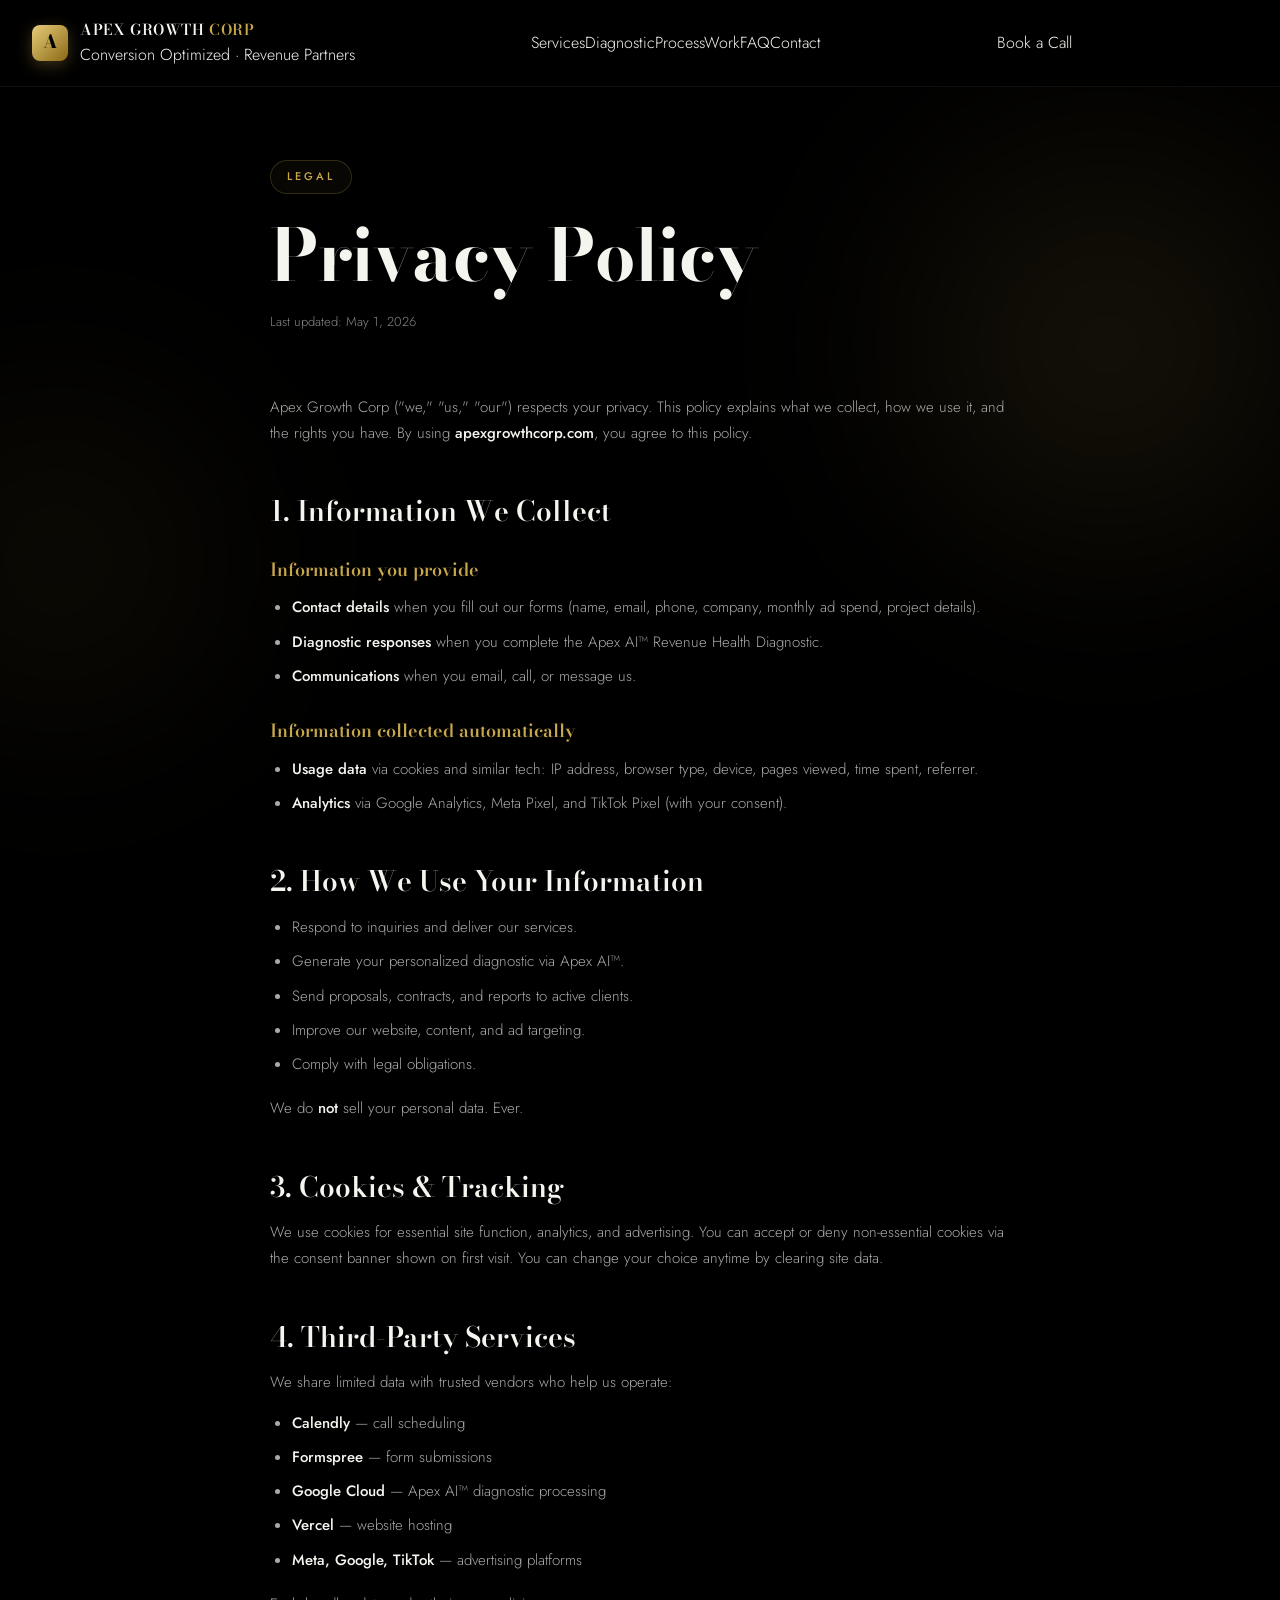
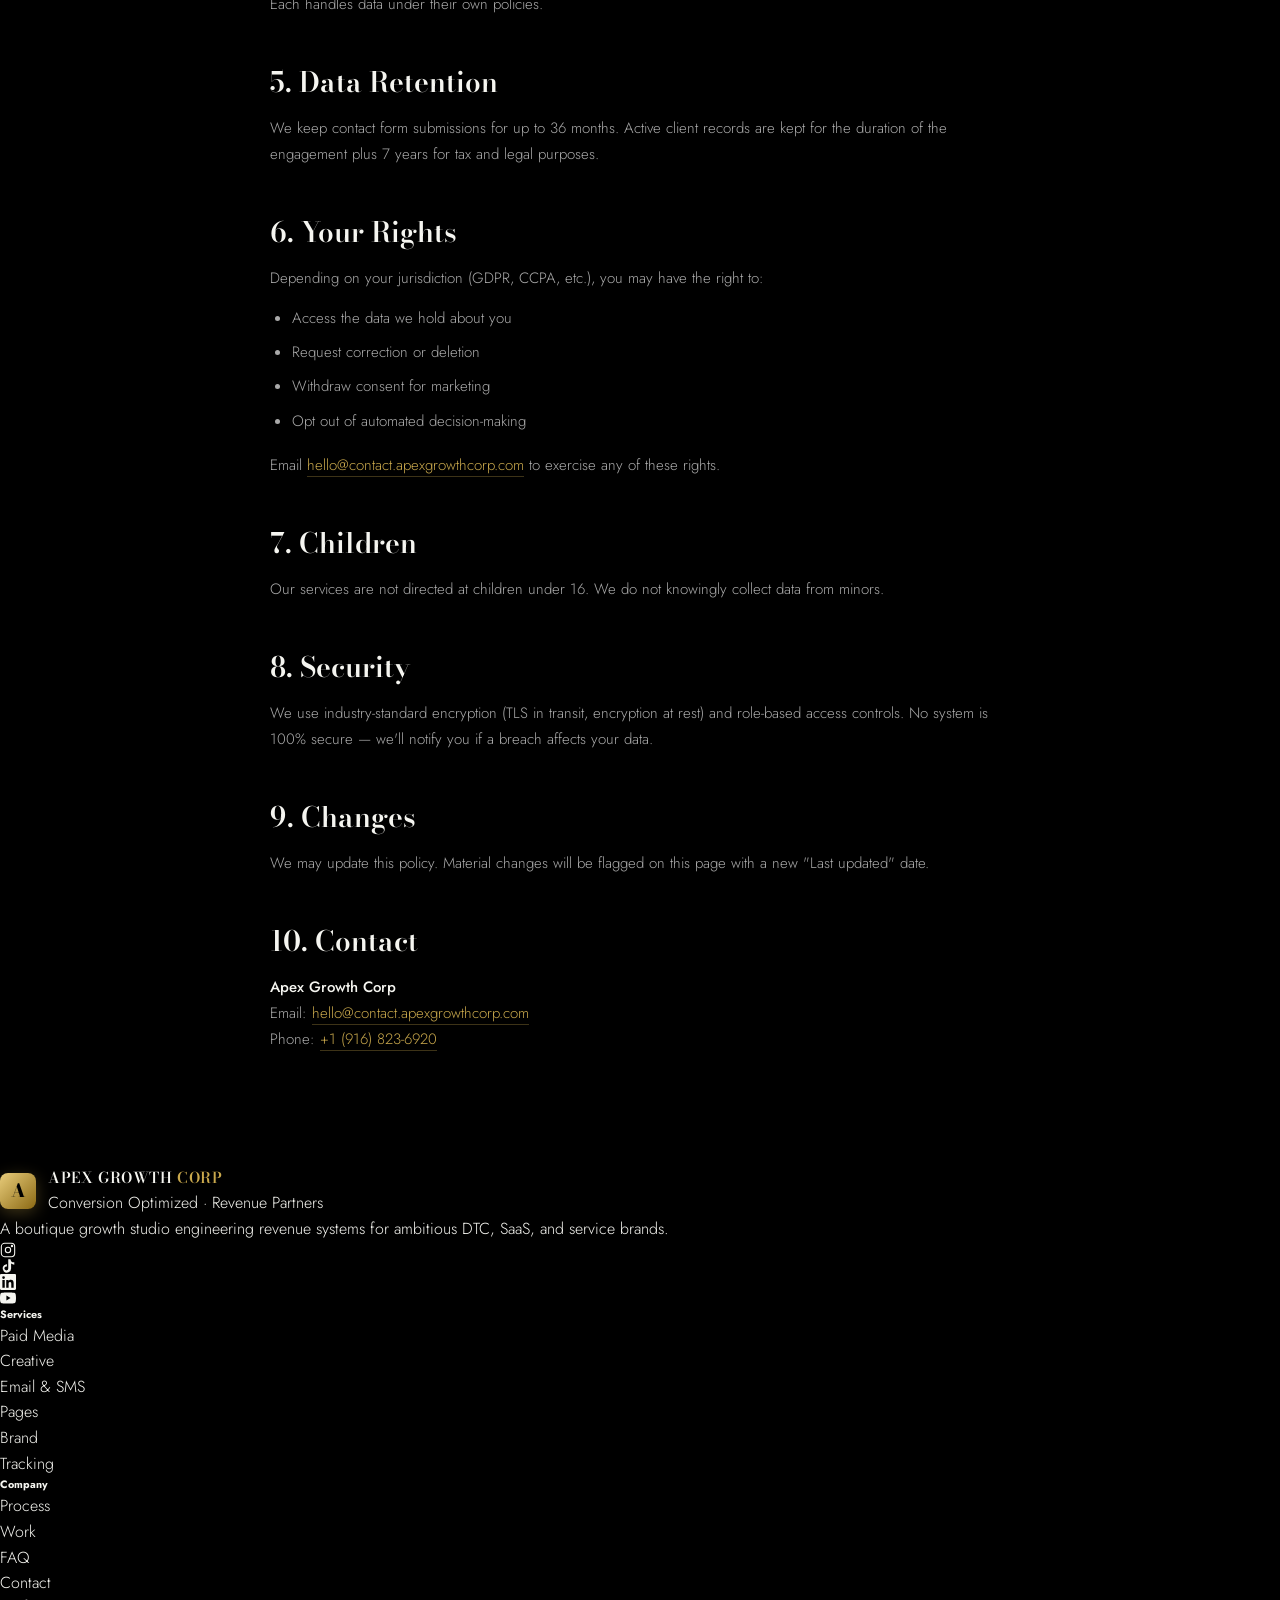
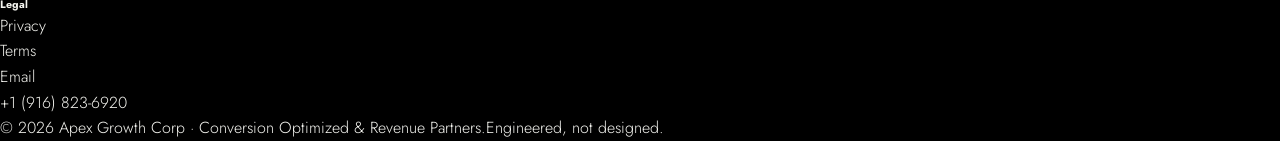
<file: privacy.html>
<!DOCTYPE html>
<html lang="en">
<head>
<meta charset="UTF-8">
<meta name="viewport" content="width=device-width,initial-scale=1.0,maximum-scale=5.0,viewport-fit=cover">
<meta name="theme-color" content="#000000">
<title>Privacy Policy — Apex Growth Corp</title>
<meta name="description" content="How Apex Growth Corp collects, uses, and protects your data. Privacy policy for our marketing agency services and website visitors.">
<meta name="robots" content="index, follow">
<link rel="canonical" href="https://apexgrowthcorp.com/privacy">
<link rel="icon" type="image/svg+xml" href="data:image/svg+xml,%3Csvg xmlns='http://www.w3.org/2000/svg' viewBox='0 0 100 100'%3E%3Cdefs%3E%3ClinearGradient id='g' x1='0' y1='0' x2='1' y2='1'%3E%3Cstop offset='0' stop-color='%23F4D78A'/%3E%3Cstop offset='1' stop-color='%238B6914'/%3E%3C/linearGradient%3E%3C/defs%3E%3Crect width='100' height='100' rx='22' fill='url(%23g)'/%3E%3Ctext x='50' y='75' font-family='Georgia,serif' font-size='72' font-weight='900' text-anchor='middle' fill='%23000'%3EA%3C/text%3E%3C/svg%3E">
<link rel="preconnect" href="https://fonts.googleapis.com">
<link rel="preconnect" href="https://fonts.gstatic.com" crossorigin>
<link href="https://fonts.googleapis.com/css2?family=Bodoni+Moda:ital,wght@0,400;0,500;0,600;0,700;0,800;1,400&family=Cormorant+Garamond:ital,wght@1,500;1,600&family=Jost:wght@300;400;500;600;700&display=swap" rel="stylesheet">
<link rel="stylesheet" href="/services/_shared.css">
<style>
.legal{max-width:820px;margin:0 auto;padding:160px 40px 100px;position:relative;z-index:2}
.legal .h-eyebrow{display:inline-block;padding:7px 16px;border:1px solid var(--border-gold);border-radius:100px;background:rgba(201,168,76,.04);margin-bottom:24px}
.legal h1{font-family:var(--serif);font-size:clamp(40px,6vw,72px);font-weight:700;line-height:1.05;letter-spacing:-.02em;margin-bottom:14px;padding-bottom:.05em}
.legal .updated{font-size:13px;color:var(--gray);margin-bottom:60px}
.legal h2{font-family:var(--serif);font-size:28px;font-weight:600;margin:48px 0 16px;line-height:1.2}
.legal h3{font-family:var(--serif);font-size:18px;font-weight:600;margin:28px 0 10px;color:var(--gold)}
.legal p,.legal li{color:var(--gray-2);font-size:15px;line-height:1.75;margin-bottom:14px}
.legal ul{padding-left:22px;margin-bottom:18px}
.legal li{margin-bottom:8px}
.legal strong{color:var(--off-white);font-weight:500}
.legal a{color:var(--gold);border-bottom:1px solid rgba(201,168,76,.3)}
.legal a:hover{border-color:var(--gold)}
</style>
</head>
<body>
<div class="cursor-glow" id="cGlow"></div><div class="cursor-ring" id="cRing"></div><div class="cursor-dot" id="cDot"></div>
<div class="bg-fixed"><div class="orb orb-1"></div><div class="orb orb-2"></div></div>

<nav class="nav" id="nav">
  <a href="/" class="nav-logo"><div class="nav-mark">A</div><div class="nav-name-block"><div class="nav-name">APEX GROWTH <span>CORP</span></div><div class="nav-tag">Conversion Optimized · Revenue Partners</div></div></a>
  <div class="nav-links" id="navLinks">
    <a href="/#services">Services</a><a href="/#diagnostic">Diagnostic</a><a href="/#process">Process</a><a href="/#work">Work</a><a href="/#faq">FAQ</a><a href="/#contact">Contact</a>
  </div>
  <a href="https://calendly.com/apex-growthco/30min" target="_blank" rel="noopener" class="nav-cta">Book a Call</a>
  <div class="nav-toggle" id="navToggle"><span></span><span></span><span></span></div>
</nav>

<main class="legal">
  <div class="h-eyebrow">Legal</div>
  <h1>Privacy Policy</h1>
  <p class="updated">Last updated: May 1, 2026</p>

  <p>Apex Growth Corp ("we," "us," "our") respects your privacy. This policy explains what we collect, how we use it, and the rights you have. By using <strong>apexgrowthcorp.com</strong>, you agree to this policy.</p>

  <h2>1. Information We Collect</h2>
  <h3>Information you provide</h3>
  <ul>
    <li><strong>Contact details</strong> when you fill out our forms (name, email, phone, company, monthly ad spend, project details).</li>
    <li><strong>Diagnostic responses</strong> when you complete the Apex AI™ Revenue Health Diagnostic.</li>
    <li><strong>Communications</strong> when you email, call, or message us.</li>
  </ul>
  <h3>Information collected automatically</h3>
  <ul>
    <li><strong>Usage data</strong> via cookies and similar tech: IP address, browser type, device, pages viewed, time spent, referrer.</li>
    <li><strong>Analytics</strong> via Google Analytics, Meta Pixel, and TikTok Pixel (with your consent).</li>
  </ul>

  <h2>2. How We Use Your Information</h2>
  <ul>
    <li>Respond to inquiries and deliver our services.</li>
    <li>Generate your personalized diagnostic via Apex AI™.</li>
    <li>Send proposals, contracts, and reports to active clients.</li>
    <li>Improve our website, content, and ad targeting.</li>
    <li>Comply with legal obligations.</li>
  </ul>
  <p>We do <strong>not</strong> sell your personal data. Ever.</p>

  <h2>3. Cookies &amp; Tracking</h2>
  <p>We use cookies for essential site function, analytics, and advertising. You can accept or deny non-essential cookies via the consent banner shown on first visit. You can change your choice anytime by clearing site data.</p>

  <h2>4. Third-Party Services</h2>
  <p>We share limited data with trusted vendors who help us operate:</p>
  <ul>
    <li><strong>Calendly</strong> — call scheduling</li>
    <li><strong>Formspree</strong> — form submissions</li>
    <li><strong>Google Cloud</strong> — Apex AI™ diagnostic processing</li>
    <li><strong>Vercel</strong> — website hosting</li>
    <li><strong>Meta, Google, TikTok</strong> — advertising platforms</li>
  </ul>
  <p>Each handles data under their own policies.</p>

  <h2>5. Data Retention</h2>
  <p>We keep contact form submissions for up to 36 months. Active client records are kept for the duration of the engagement plus 7 years for tax and legal purposes.</p>

  <h2>6. Your Rights</h2>
  <p>Depending on your jurisdiction (GDPR, CCPA, etc.), you may have the right to:</p>
  <ul>
    <li>Access the data we hold about you</li>
    <li>Request correction or deletion</li>
    <li>Withdraw consent for marketing</li>
    <li>Opt out of automated decision-making</li>
  </ul>
  <p>Email <a href="mailto:hello@contact.apexgrowthcorp.com">hello@contact.apexgrowthcorp.com</a> to exercise any of these rights.</p>

  <h2>7. Children</h2>
  <p>Our services are not directed at children under 16. We do not knowingly collect data from minors.</p>

  <h2>8. Security</h2>
  <p>We use industry-standard encryption (TLS in transit, encryption at rest) and role-based access controls. No system is 100% secure — we'll notify you if a breach affects your data.</p>

  <h2>9. Changes</h2>
  <p>We may update this policy. Material changes will be flagged on this page with a new "Last updated" date.</p>

  <h2>10. Contact</h2>
  <p><strong>Apex Growth Corp</strong><br>
  Email: <a href="mailto:hello@contact.apexgrowthcorp.com">hello@contact.apexgrowthcorp.com</a><br>
  Phone: <a href="tel:+19168236920">+1 (916) 823-6920</a></p>
</main>

<footer>
  <div class="foot-grid">
    <div class="foot-brand">
      <a href="/" class="nav-logo"><div class="nav-mark">A</div><div class="nav-name-block"><div class="nav-name">APEX GROWTH <span>CORP</span></div><div class="nav-tag">Conversion Optimized · Revenue Partners</div></div></a>
      <p>A boutique growth studio engineering revenue systems for ambitious DTC, SaaS, and service brands.</p>
      <div class="foot-social">
        <a href="https://www.instagram.com/apexgrowthcorp" target="_blank" rel="noopener" aria-label="Instagram"><svg width="16" height="16" viewBox="0 0 24 24" fill="none" stroke="currentColor" stroke-width="1.6"><rect x="2" y="2" width="20" height="20" rx="5"/><circle cx="12" cy="12" r="4"/><circle cx="18" cy="6" r="1" fill="currentColor"/></svg></a>
        <a href="https://www.tiktok.com/@apexgrowthco" target="_blank" rel="noopener" aria-label="TikTok"><svg width="16" height="16" viewBox="0 0 24 24" fill="currentColor"><path d="M19.59 6.69a4.83 4.83 0 0 1-3.77-4.25V2h-3.45v13.67a2.89 2.89 0 0 1-5.2 1.74 2.89 2.89 0 0 1 2.31-4.64 2.93 2.93 0 0 1 .88.13V9.4a6.84 6.84 0 0 0-1-.05A6.33 6.33 0 0 0 5.8 20.1a6.34 6.34 0 0 0 10.86-4.43V8.42a8.16 8.16 0 0 0 4.77 1.52v-3.4a4.85 4.85 0 0 1-1.84-.31z"/></svg></a>
        <a href="https://www.linkedin.com/company/apex-growth-corp" target="_blank" rel="noopener" aria-label="LinkedIn"><svg width="16" height="16" viewBox="0 0 24 24" fill="currentColor"><path d="M20.45 20.45h-3.55v-5.57c0-1.33-.02-3.04-1.85-3.04-1.85 0-2.13 1.45-2.13 2.94v5.67H9.36V9h3.41v1.56h.05c.48-.9 1.64-1.85 3.37-1.85 3.6 0 4.27 2.37 4.27 5.45v6.29zM5.34 7.43a2.06 2.06 0 1 1 0-4.12 2.06 2.06 0 0 1 0 4.12zM7.12 20.45H3.56V9h3.56v11.45zM22.22 0H1.77C.79 0 0 .77 0 1.72v20.56C0 23.23.79 24 1.77 24h20.45C23.21 24 24 23.23 24 22.28V1.72C24 .77 23.21 0 22.22 0z"/></svg></a>
        <a href="https://www.youtube.com/@apexgrowthcorp" target="_blank" rel="noopener" aria-label="YouTube"><svg width="16" height="16" viewBox="0 0 24 24" fill="currentColor"><path d="M23.5 6.2a3 3 0 0 0-2.1-2.1C19.5 3.6 12 3.6 12 3.6s-7.5 0-9.4.5A3 3 0 0 0 .5 6.2C0 8.1 0 12 0 12s0 3.9.5 5.8a3 3 0 0 0 2.1 2.1c1.9.5 9.4.5 9.4.5s7.5 0 9.4-.5a3 3 0 0 0 2.1-2.1c.5-1.9.5-5.8.5-5.8s0-3.9-.5-5.8zM9.6 15.6V8.4l6.2 3.6-6.2 3.6z"/></svg></a>
      </div>
    </div>
    <div class="foot-col"><h6>Services</h6><ul><li><a href="/services/paid-media">Paid Media</a></li><li><a href="/services/creative-studio">Creative</a></li><li><a href="/services/email-sms">Email &amp; SMS</a></li><li><a href="/services/conversion-pages">Pages</a></li><li><a href="/services/brand-positioning">Brand</a></li><li><a href="/services/tracking-attribution">Tracking</a></li></ul></div>
    <div class="foot-col"><h6>Company</h6><ul><li><a href="/#process">Process</a></li><li><a href="/#work">Work</a></li><li><a href="/#faq">FAQ</a></li><li><a href="/#contact">Contact</a></li></ul></div>
    <div class="foot-col"><h6>Legal</h6><ul><li><a href="/privacy">Privacy</a></li><li><a href="/terms">Terms</a></li><li><a href="mailto:hello@contact.apexgrowthcorp.com">Email</a></li><li><a href="tel:+19168236920">+1 (916) 823-6920</a></li></ul></div>
  </div>
  <div class="foot-bottom"><span>© 2026 Apex Growth Corp · Conversion Optimized &amp; Revenue Partners.</span><span>Engineered, not designed.</span></div>
</footer>

<script>
(function(){if(window.matchMedia('(max-width:900px)').matches)return;const dot=document.getElementById('cDot'),ring=document.getElementById('cRing'),glow=document.getElementById('cGlow');let mx=0,my=0,rx=0,ry=0,gx=0,gy=0;document.addEventListener('mousemove',e=>{mx=e.clientX;my=e.clientY;dot.style.left=mx+'px';dot.style.top=my+'px'});function loop(){rx+=(mx-rx)*.18;ry+=(my-ry)*.18;ring.style.left=rx+'px';ring.style.top=ry+'px';gx+=(mx-gx)*.08;gy+=(my-gy)*.08;glow.style.left=gx+'px';glow.style.top=gy+'px';requestAnimationFrame(loop)}loop();document.querySelectorAll('a,button').forEach(el=>{el.addEventListener('mouseenter',()=>{dot.classList.add('hover');ring.classList.add('hover')});el.addEventListener('mouseleave',()=>{dot.classList.remove('hover');ring.classList.remove('hover')})})})();
const nav=document.getElementById('nav');window.addEventListener('scroll',()=>nav.classList.toggle('scrolled',window.scrollY>40));
const navToggle=document.getElementById('navToggle'),navLinks=document.getElementById('navLinks');navToggle.addEventListener('click',()=>navLinks.classList.toggle('open'));
</script>
</body>
</html>
</file>
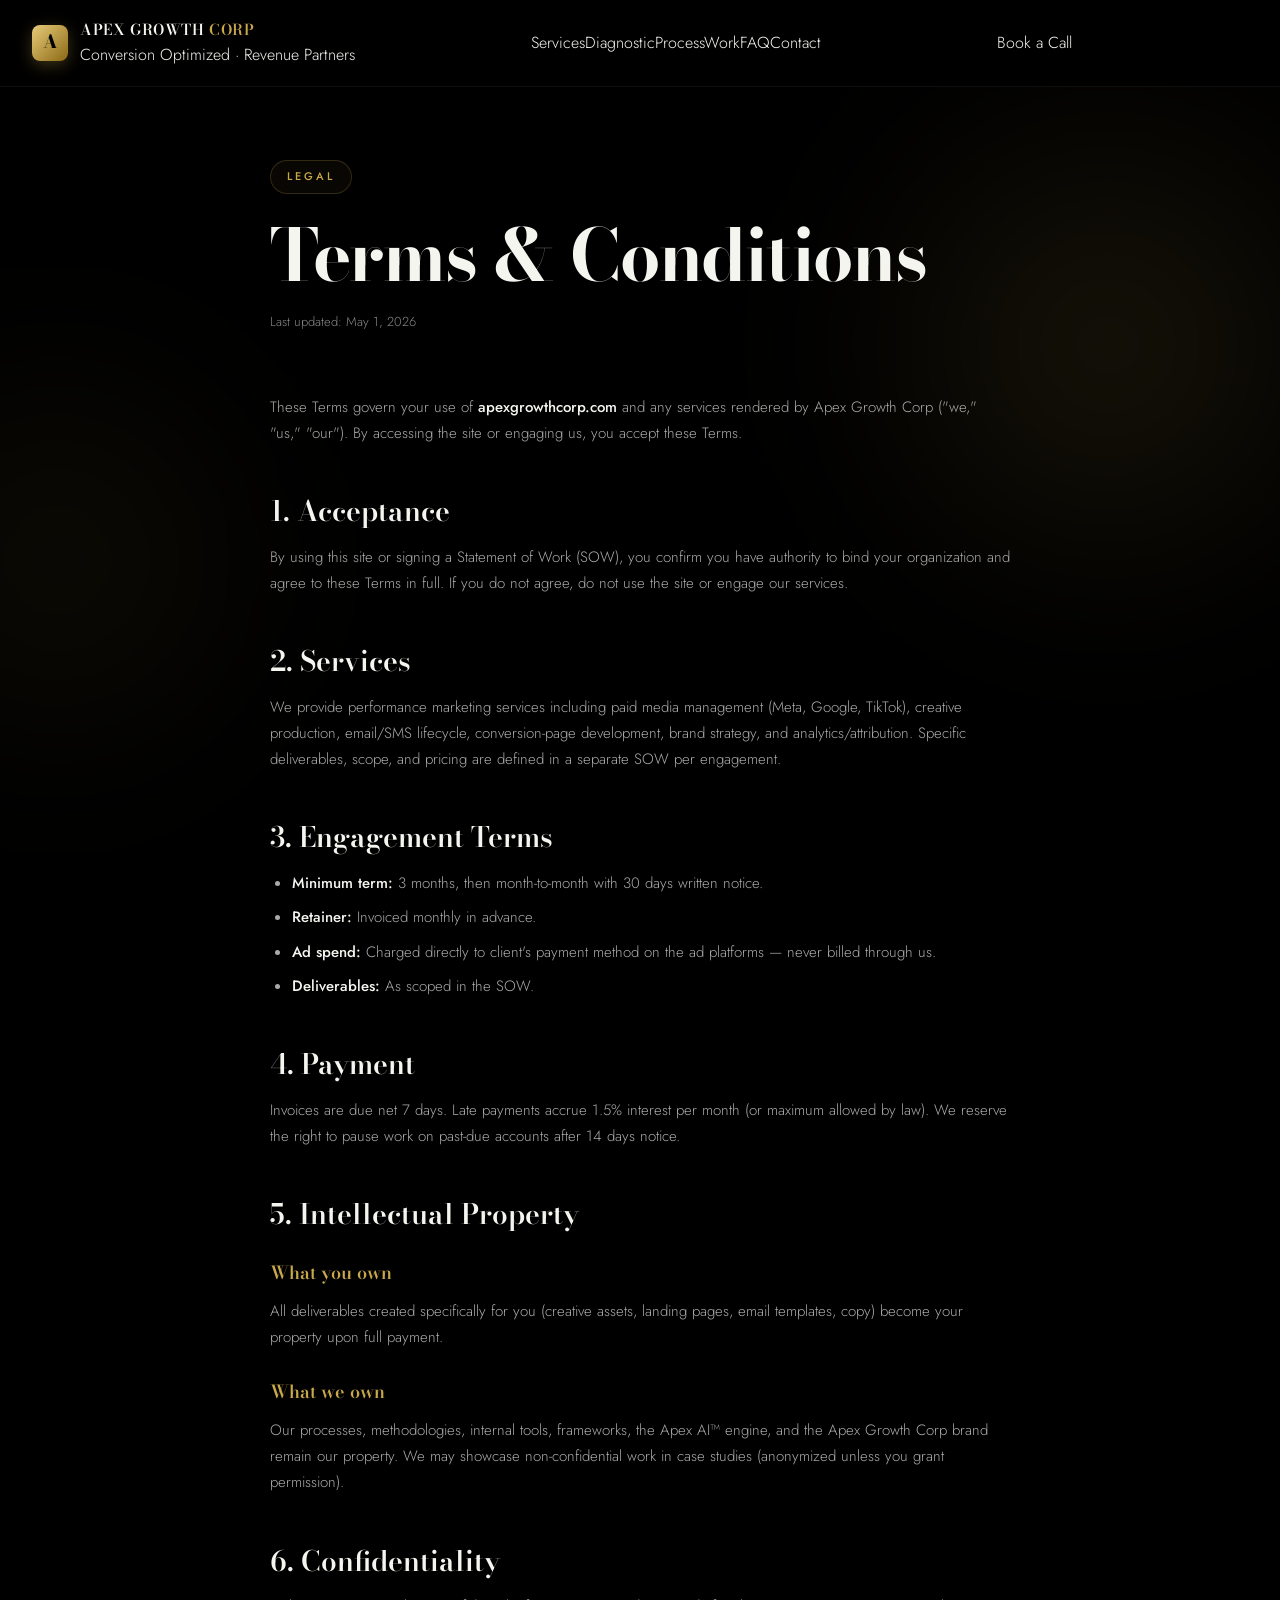
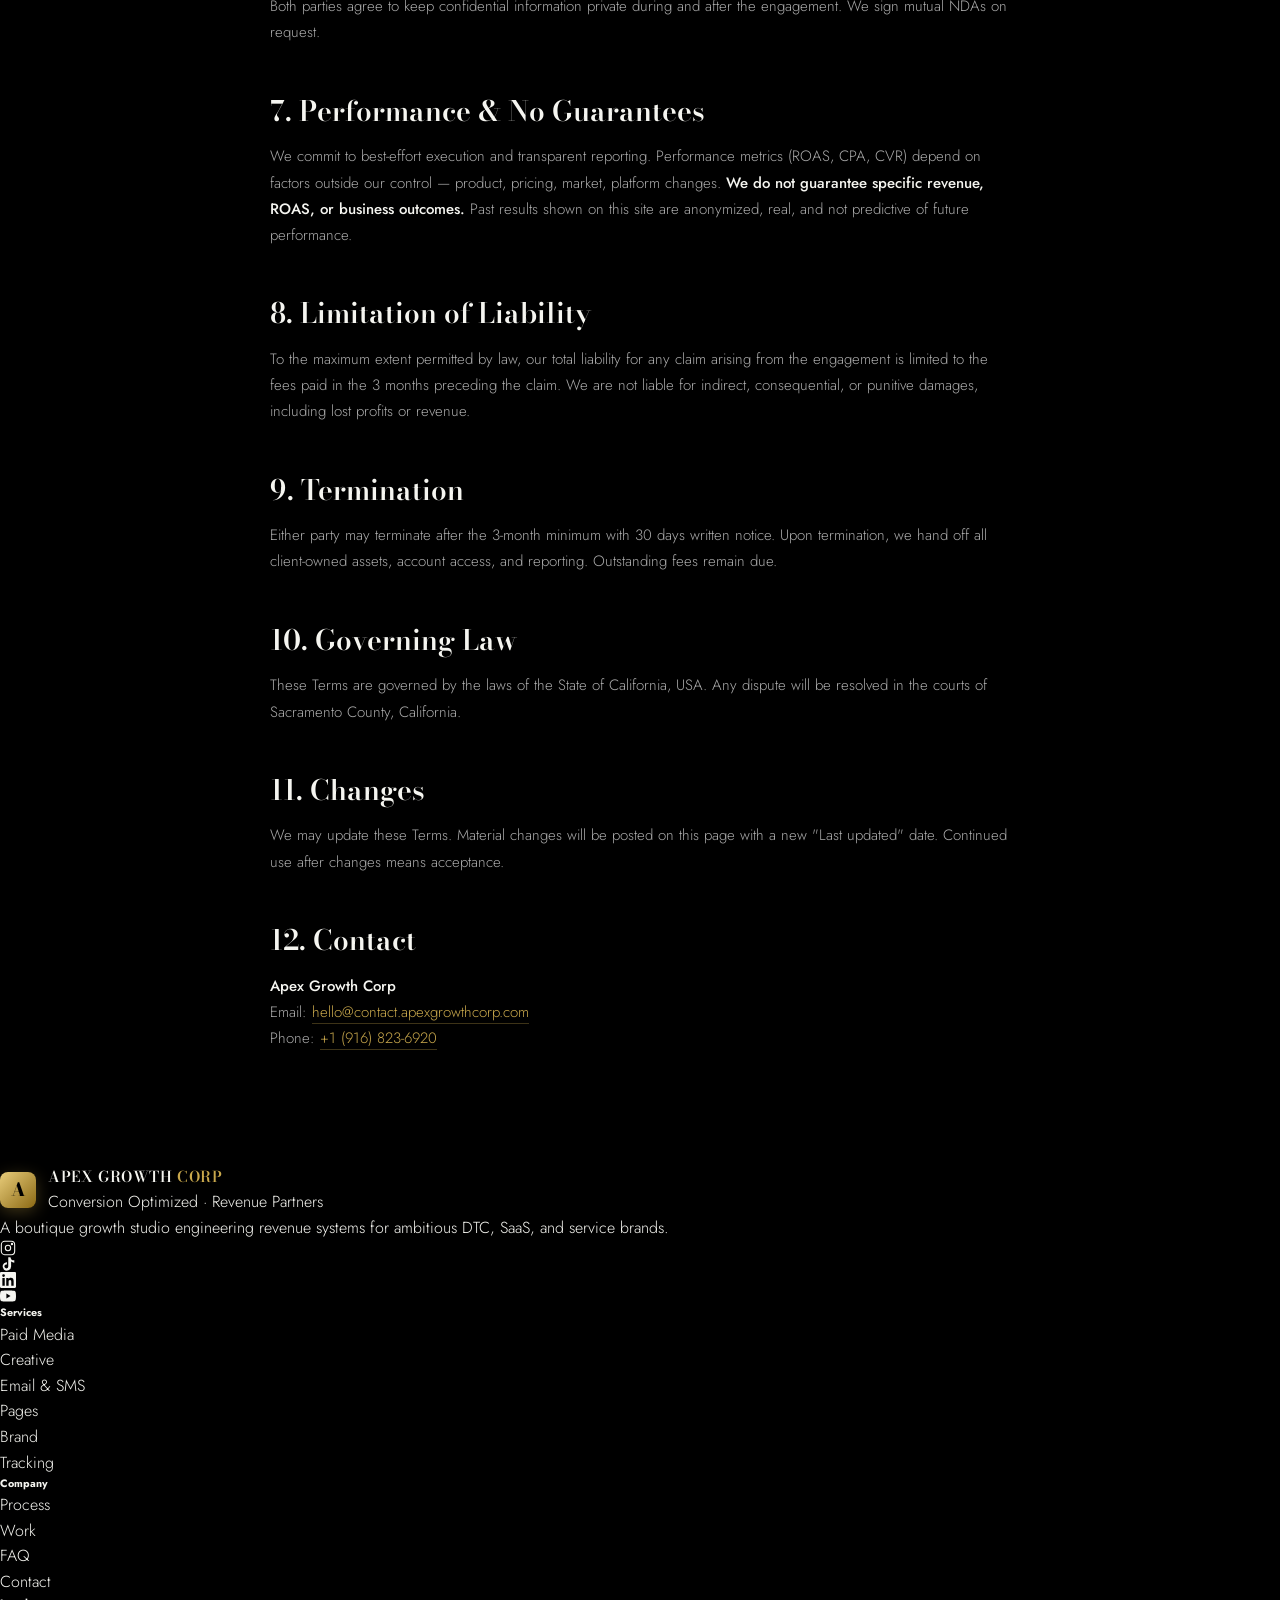
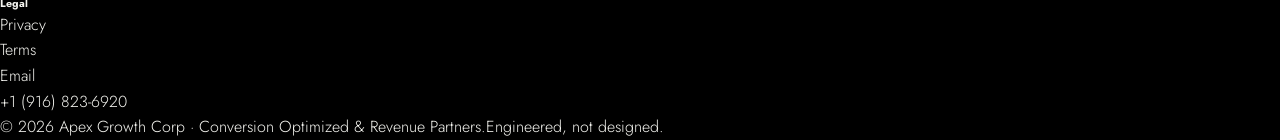
<file: terms.html>
<!DOCTYPE html>
<html lang="en">
<head>
<meta charset="UTF-8">
<meta name="viewport" content="width=device-width,initial-scale=1.0,maximum-scale=5.0,viewport-fit=cover">
<meta name="theme-color" content="#000000">
<title>Terms &amp; Conditions — Apex Growth Corp</title>
<meta name="description" content="Terms and conditions governing the use of Apex Growth Corp's website, services, and engagements.">
<meta name="robots" content="index, follow">
<link rel="canonical" href="https://apexgrowthcorp.com/terms">
<link rel="icon" type="image/svg+xml" href="data:image/svg+xml,%3Csvg xmlns='http://www.w3.org/2000/svg' viewBox='0 0 100 100'%3E%3Cdefs%3E%3ClinearGradient id='g' x1='0' y1='0' x2='1' y2='1'%3E%3Cstop offset='0' stop-color='%23F4D78A'/%3E%3Cstop offset='1' stop-color='%238B6914'/%3E%3C/linearGradient%3E%3C/defs%3E%3Crect width='100' height='100' rx='22' fill='url(%23g)'/%3E%3Ctext x='50' y='75' font-family='Georgia,serif' font-size='72' font-weight='900' text-anchor='middle' fill='%23000'%3EA%3C/text%3E%3C/svg%3E">
<link rel="preconnect" href="https://fonts.googleapis.com">
<link rel="preconnect" href="https://fonts.gstatic.com" crossorigin>
<link href="https://fonts.googleapis.com/css2?family=Bodoni+Moda:ital,wght@0,400;0,500;0,600;0,700;0,800;1,400&family=Cormorant+Garamond:ital,wght@1,500;1,600&family=Jost:wght@300;400;500;600;700&display=swap" rel="stylesheet">
<link rel="stylesheet" href="/services/_shared.css">
<style>
.legal{max-width:820px;margin:0 auto;padding:160px 40px 100px;position:relative;z-index:2}
.legal .h-eyebrow{display:inline-block;padding:7px 16px;border:1px solid var(--border-gold);border-radius:100px;background:rgba(201,168,76,.04);margin-bottom:24px}
.legal h1{font-family:var(--serif);font-size:clamp(40px,6vw,72px);font-weight:700;line-height:1.05;letter-spacing:-.02em;margin-bottom:14px;padding-bottom:.05em}
.legal .updated{font-size:13px;color:var(--gray);margin-bottom:60px}
.legal h2{font-family:var(--serif);font-size:28px;font-weight:600;margin:48px 0 16px;line-height:1.2}
.legal h3{font-family:var(--serif);font-size:18px;font-weight:600;margin:28px 0 10px;color:var(--gold)}
.legal p,.legal li{color:var(--gray-2);font-size:15px;line-height:1.75;margin-bottom:14px}
.legal ul{padding-left:22px;margin-bottom:18px}
.legal li{margin-bottom:8px}
.legal strong{color:var(--off-white);font-weight:500}
.legal a{color:var(--gold);border-bottom:1px solid rgba(201,168,76,.3)}
.legal a:hover{border-color:var(--gold)}
</style>
</head>
<body>
<div class="cursor-glow" id="cGlow"></div><div class="cursor-ring" id="cRing"></div><div class="cursor-dot" id="cDot"></div>
<div class="bg-fixed"><div class="orb orb-1"></div><div class="orb orb-2"></div></div>

<nav class="nav" id="nav">
  <a href="/" class="nav-logo"><div class="nav-mark">A</div><div class="nav-name-block"><div class="nav-name">APEX GROWTH <span>CORP</span></div><div class="nav-tag">Conversion Optimized · Revenue Partners</div></div></a>
  <div class="nav-links" id="navLinks">
    <a href="/#services">Services</a><a href="/#diagnostic">Diagnostic</a><a href="/#process">Process</a><a href="/#work">Work</a><a href="/#faq">FAQ</a><a href="/#contact">Contact</a>
  </div>
  <a href="https://calendly.com/apex-growthco/30min" target="_blank" rel="noopener" class="nav-cta">Book a Call</a>
  <div class="nav-toggle" id="navToggle"><span></span><span></span><span></span></div>
</nav>

<main class="legal">
  <div class="h-eyebrow">Legal</div>
  <h1>Terms &amp; Conditions</h1>
  <p class="updated">Last updated: May 1, 2026</p>

  <p>These Terms govern your use of <strong>apexgrowthcorp.com</strong> and any services rendered by Apex Growth Corp ("we," "us," "our"). By accessing the site or engaging us, you accept these Terms.</p>

  <h2>1. Acceptance</h2>
  <p>By using this site or signing a Statement of Work (SOW), you confirm you have authority to bind your organization and agree to these Terms in full. If you do not agree, do not use the site or engage our services.</p>

  <h2>2. Services</h2>
  <p>We provide performance marketing services including paid media management (Meta, Google, TikTok), creative production, email/SMS lifecycle, conversion-page development, brand strategy, and analytics/attribution. Specific deliverables, scope, and pricing are defined in a separate SOW per engagement.</p>

  <h2>3. Engagement Terms</h2>
  <ul>
    <li><strong>Minimum term:</strong> 3 months, then month-to-month with 30 days written notice.</li>
    <li><strong>Retainer:</strong> Invoiced monthly in advance.</li>
    <li><strong>Ad spend:</strong> Charged directly to client's payment method on the ad platforms — never billed through us.</li>
    <li><strong>Deliverables:</strong> As scoped in the SOW.</li>
  </ul>

  <h2>4. Payment</h2>
  <p>Invoices are due net 7 days. Late payments accrue 1.5% interest per month (or maximum allowed by law). We reserve the right to pause work on past-due accounts after 14 days notice.</p>

  <h2>5. Intellectual Property</h2>
  <h3>What you own</h3>
  <p>All deliverables created specifically for you (creative assets, landing pages, email templates, copy) become your property upon full payment.</p>
  <h3>What we own</h3>
  <p>Our processes, methodologies, internal tools, frameworks, the Apex AI™ engine, and the Apex Growth Corp brand remain our property. We may showcase non-confidential work in case studies (anonymized unless you grant permission).</p>

  <h2>6. Confidentiality</h2>
  <p>Both parties agree to keep confidential information private during and after the engagement. We sign mutual NDAs on request.</p>

  <h2>7. Performance &amp; No Guarantees</h2>
  <p>We commit to best-effort execution and transparent reporting. Performance metrics (ROAS, CPA, CVR) depend on factors outside our control — product, pricing, market, platform changes. <strong>We do not guarantee specific revenue, ROAS, or business outcomes.</strong> Past results shown on this site are anonymized, real, and not predictive of future performance.</p>

  <h2>8. Limitation of Liability</h2>
  <p>To the maximum extent permitted by law, our total liability for any claim arising from the engagement is limited to the fees paid in the 3 months preceding the claim. We are not liable for indirect, consequential, or punitive damages, including lost profits or revenue.</p>

  <h2>9. Termination</h2>
  <p>Either party may terminate after the 3-month minimum with 30 days written notice. Upon termination, we hand off all client-owned assets, account access, and reporting. Outstanding fees remain due.</p>

  <h2>10. Governing Law</h2>
  <p>These Terms are governed by the laws of the State of California, USA. Any dispute will be resolved in the courts of Sacramento County, California.</p>

  <h2>11. Changes</h2>
  <p>We may update these Terms. Material changes will be posted on this page with a new "Last updated" date. Continued use after changes means acceptance.</p>

  <h2>12. Contact</h2>
  <p><strong>Apex Growth Corp</strong><br>
  Email: <a href="mailto:hello@contact.apexgrowthcorp.com">hello@contact.apexgrowthcorp.com</a><br>
  Phone: <a href="tel:+19168236920">+1 (916) 823-6920</a></p>
</main>

<footer>
  <div class="foot-grid">
    <div class="foot-brand">
      <a href="/" class="nav-logo"><div class="nav-mark">A</div><div class="nav-name-block"><div class="nav-name">APEX GROWTH <span>CORP</span></div><div class="nav-tag">Conversion Optimized · Revenue Partners</div></div></a>
      <p>A boutique growth studio engineering revenue systems for ambitious DTC, SaaS, and service brands.</p>
      <div class="foot-social">
        <a href="https://www.instagram.com/apexgrowthcorp" target="_blank" rel="noopener" aria-label="Instagram"><svg width="16" height="16" viewBox="0 0 24 24" fill="none" stroke="currentColor" stroke-width="1.6"><rect x="2" y="2" width="20" height="20" rx="5"/><circle cx="12" cy="12" r="4"/><circle cx="18" cy="6" r="1" fill="currentColor"/></svg></a>
        <a href="https://www.tiktok.com/@apexgrowthco" target="_blank" rel="noopener" aria-label="TikTok"><svg width="16" height="16" viewBox="0 0 24 24" fill="currentColor"><path d="M19.59 6.69a4.83 4.83 0 0 1-3.77-4.25V2h-3.45v13.67a2.89 2.89 0 0 1-5.2 1.74 2.89 2.89 0 0 1 2.31-4.64 2.93 2.93 0 0 1 .88.13V9.4a6.84 6.84 0 0 0-1-.05A6.33 6.33 0 0 0 5.8 20.1a6.34 6.34 0 0 0 10.86-4.43V8.42a8.16 8.16 0 0 0 4.77 1.52v-3.4a4.85 4.85 0 0 1-1.84-.31z"/></svg></a>
        <a href="https://www.linkedin.com/company/apex-growth-corp" target="_blank" rel="noopener" aria-label="LinkedIn"><svg width="16" height="16" viewBox="0 0 24 24" fill="currentColor"><path d="M20.45 20.45h-3.55v-5.57c0-1.33-.02-3.04-1.85-3.04-1.85 0-2.13 1.45-2.13 2.94v5.67H9.36V9h3.41v1.56h.05c.48-.9 1.64-1.85 3.37-1.85 3.6 0 4.27 2.37 4.27 5.45v6.29zM5.34 7.43a2.06 2.06 0 1 1 0-4.12 2.06 2.06 0 0 1 0 4.12zM7.12 20.45H3.56V9h3.56v11.45zM22.22 0H1.77C.79 0 0 .77 0 1.72v20.56C0 23.23.79 24 1.77 24h20.45C23.21 24 24 23.23 24 22.28V1.72C24 .77 23.21 0 22.22 0z"/></svg></a>
        <a href="https://www.youtube.com/@apexgrowthcorp" target="_blank" rel="noopener" aria-label="YouTube"><svg width="16" height="16" viewBox="0 0 24 24" fill="currentColor"><path d="M23.5 6.2a3 3 0 0 0-2.1-2.1C19.5 3.6 12 3.6 12 3.6s-7.5 0-9.4.5A3 3 0 0 0 .5 6.2C0 8.1 0 12 0 12s0 3.9.5 5.8a3 3 0 0 0 2.1 2.1c1.9.5 9.4.5 9.4.5s7.5 0 9.4-.5a3 3 0 0 0 2.1-2.1c.5-1.9.5-5.8.5-5.8s0-3.9-.5-5.8zM9.6 15.6V8.4l6.2 3.6-6.2 3.6z"/></svg></a>
      </div>
    </div>
    <div class="foot-col"><h6>Services</h6><ul><li><a href="/services/paid-media">Paid Media</a></li><li><a href="/services/creative-studio">Creative</a></li><li><a href="/services/email-sms">Email &amp; SMS</a></li><li><a href="/services/conversion-pages">Pages</a></li><li><a href="/services/brand-positioning">Brand</a></li><li><a href="/services/tracking-attribution">Tracking</a></li></ul></div>
    <div class="foot-col"><h6>Company</h6><ul><li><a href="/#process">Process</a></li><li><a href="/#work">Work</a></li><li><a href="/#faq">FAQ</a></li><li><a href="/#contact">Contact</a></li></ul></div>
    <div class="foot-col"><h6>Legal</h6><ul><li><a href="/privacy">Privacy</a></li><li><a href="/terms">Terms</a></li><li><a href="mailto:hello@contact.apexgrowthcorp.com">Email</a></li><li><a href="tel:+19168236920">+1 (916) 823-6920</a></li></ul></div>
  </div>
  <div class="foot-bottom"><span>© 2026 Apex Growth Corp · Conversion Optimized &amp; Revenue Partners.</span><span>Engineered, not designed.</span></div>
</footer>

<script>
(function(){if(window.matchMedia('(max-width:900px)').matches)return;const dot=document.getElementById('cDot'),ring=document.getElementById('cRing'),glow=document.getElementById('cGlow');let mx=0,my=0,rx=0,ry=0,gx=0,gy=0;document.addEventListener('mousemove',e=>{mx=e.clientX;my=e.clientY;dot.style.left=mx+'px';dot.style.top=my+'px'});function loop(){rx+=(mx-rx)*.18;ry+=(my-ry)*.18;ring.style.left=rx+'px';ring.style.top=ry+'px';gx+=(mx-gx)*.08;gy+=(my-gy)*.08;glow.style.left=gx+'px';glow.style.top=gy+'px';requestAnimationFrame(loop)}loop();document.querySelectorAll('a,button').forEach(el=>{el.addEventListener('mouseenter',()=>{dot.classList.add('hover');ring.classList.add('hover')});el.addEventListener('mouseleave',()=>{dot.classList.remove('hover');ring.classList.remove('hover')})})})();
const nav=document.getElementById('nav');window.addEventListener('scroll',()=>nav.classList.toggle('scrolled',window.scrollY>40));
const navToggle=document.getElementById('navToggle'),navLinks=document.getElementById('navLinks');navToggle.addEventListener('click',()=>navLinks.classList.toggle('open'));
</script>
</body>
</html>
</file>
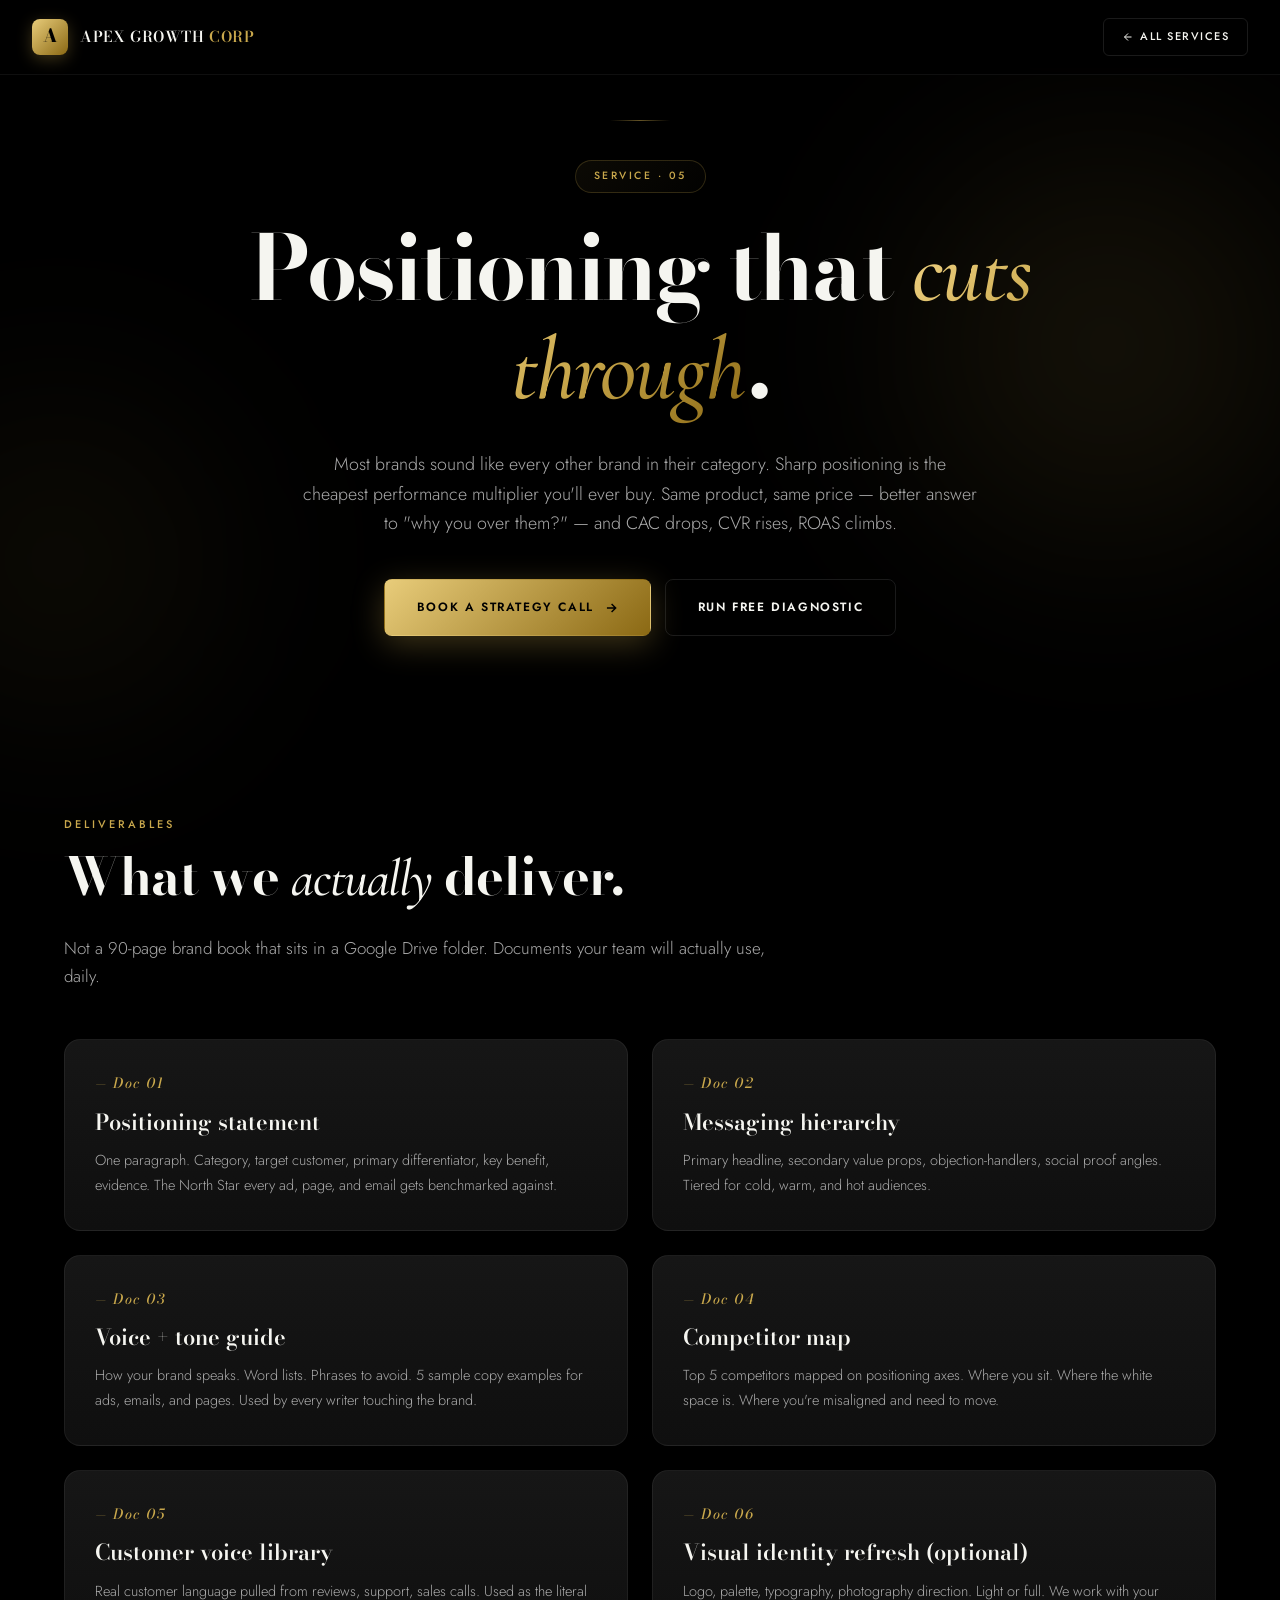
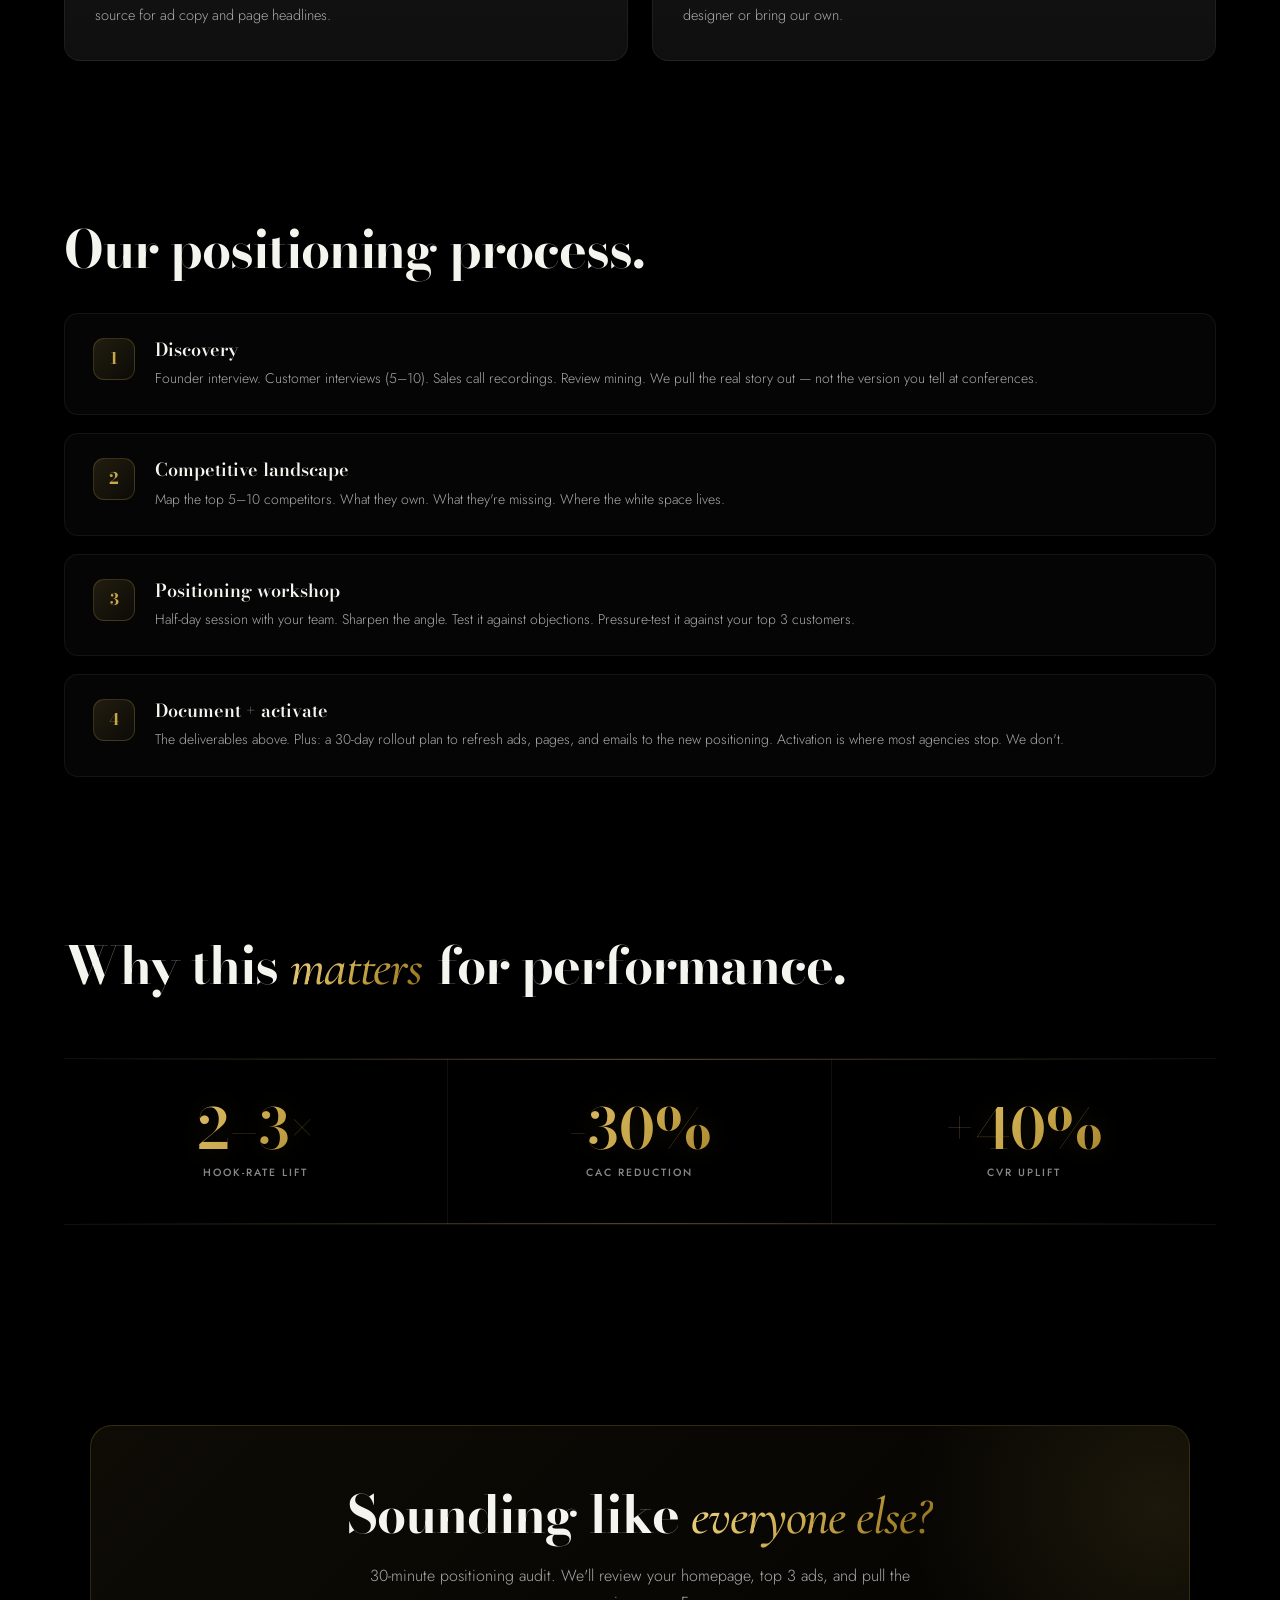
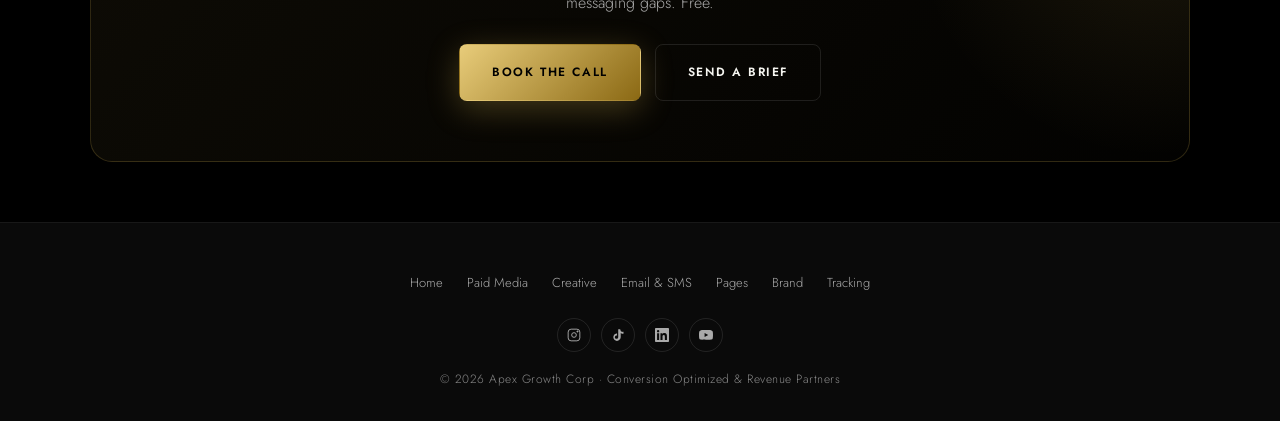
<file: services/brand-positioning.html>
<!DOCTYPE html>
<html lang="en">
<head>
<meta charset="UTF-8" />
<meta name="viewport" content="width=device-width, initial-scale=1.0, maximum-scale=5.0, viewport-fit=cover" />
<meta name="theme-color" content="#000000" />
<title>Brand & Positioning — Strategy, Messaging, Identity | Apex Growth Corp</title>
<meta name="description" content="Sharper messaging. Cleaner identity. Better answers to 'why you over them?' — the foundation that makes every ad work harder. Apex Growth Corp brand strategy." />
<meta name="keywords" content="brand strategy agency, positioning agency, brand messaging, brand identity, value proposition, competitive positioning, brand consultancy, DTC brand strategy, SaaS positioning" />
<meta name="robots" content="index, follow, max-image-preview:large" />
<link rel="canonical" href="https://apexgrowthcorp.com/services/brand-positioning" />
<link rel="icon" type="image/svg+xml" href="data:image/svg+xml,%3Csvg xmlns='http://www.w3.org/2000/svg' viewBox='0 0 100 100'%3E%3Cdefs%3E%3ClinearGradient id='g' x1='0' y1='0' x2='1' y2='1'%3E%3Cstop offset='0' stop-color='%23F4D78A'/%3E%3Cstop offset='1' stop-color='%238B6914'/%3E%3C/linearGradient%3E%3C/defs%3E%3Crect width='100' height='100' rx='22' fill='url(%23g)'/%3E%3Ctext x='50' y='75' font-family='Georgia,serif' font-size='72' font-weight='900' text-anchor='middle' fill='%23000'%3EA%3C/text%3E%3C/svg%3E"/>
<meta property="og:title" content="Brand & Positioning — Apex Growth Corp" />
<meta property="og:description" content="Sharper messaging. Cleaner identity. The foundation that makes every ad work harder." />
<meta property="og:type" content="article" />
<meta property="og:url" content="https://apexgrowthcorp.com/services/brand-positioning" />
<script type="application/ld+json">{"@context":"https://schema.org","@type":"Service","serviceType":"Brand Strategy & Positioning","provider":{"@type":"Organization","name":"Apex Growth Corp"},"description":"Brand positioning, messaging, and identity work."}</script>
<link rel="preconnect" href="https://fonts.googleapis.com">
<link rel="preconnect" href="https://fonts.gstatic.com" crossorigin>
<link href="https://fonts.googleapis.com/css2?family=Bodoni+Moda:ital,wght@0,400;0,500;0,600;0,700;0,800;1,400&family=Cormorant+Garamond:ital,wght@1,500;1,600&family=Jost:wght@300;400;500;600;700&display=swap" rel="stylesheet">
<link rel="stylesheet" href="_shared.css">
</head>
<body>
<div class="bg-fixed"><div class="orb orb-1"></div><div class="orb orb-2"></div></div>
<nav class="nav">
  <a href="/" class="nav-logo"><div class="nav-mark">A</div><div class="nav-name">APEX GROWTH <span>CORP</span></div></a>
  <a href="/" class="nav-back"><svg width="12" height="12" viewBox="0 0 24 24" fill="none" stroke="currentColor" stroke-width="2"><path d="M19 12H5m7-7l-7 7 7 7"/></svg> All Services</a>
</nav>

<header class="svc-hero">
  <div class="svc-tag">Service · 05</div>
  <h1>Positioning that <span class="italic gradient-text">cuts through</span>.</h1>
  <p class="lead">Most brands sound like every other brand in their category. Sharp positioning is the cheapest performance multiplier you'll ever buy. Same product, same price — better answer to "why you over them?" — and CAC drops, CVR rises, ROAS climbs.</p>
  <div class="svc-cta">
    <a href="https://calendly.com/apex-growthco/30min" target="_blank" rel="noopener" class="btn btn-primary">Book a Strategy Call <svg width="14" height="14" viewBox="0 0 24 24" fill="none" stroke="currentColor" stroke-width="2.5"><path d="M5 12h14M13 5l7 7-7 7"/></svg></a>
    <a href="/#diagnostic" class="btn btn-ghost">Run Free Diagnostic</a>
  </div>
</header>

<section class="svc-section reveal">
  <div class="h-eyebrow" style="margin-bottom:14px">Deliverables</div>
  <h2>What we <span class="italic">actually</span> deliver.</h2>
  <p class="lead">Not a 90-page brand book that sits in a Google Drive folder. Documents your team will actually use, daily.</p>
  <div class="svc-grid">
    <div class="svc-card"><div class="num">— Doc 01</div><h3>Positioning statement</h3><p>One paragraph. Category, target customer, primary differentiator, key benefit, evidence. The North Star every ad, page, and email gets benchmarked against.</p></div>
    <div class="svc-card"><div class="num">— Doc 02</div><h3>Messaging hierarchy</h3><p>Primary headline, secondary value props, objection-handlers, social proof angles. Tiered for cold, warm, and hot audiences.</p></div>
    <div class="svc-card"><div class="num">— Doc 03</div><h3>Voice + tone guide</h3><p>How your brand speaks. Word lists. Phrases to avoid. 5 sample copy examples for ads, emails, and pages. Used by every writer touching the brand.</p></div>
    <div class="svc-card"><div class="num">— Doc 04</div><h3>Competitor map</h3><p>Top 5 competitors mapped on positioning axes. Where you sit. Where the white space is. Where you're misaligned and need to move.</p></div>
    <div class="svc-card"><div class="num">— Doc 05</div><h3>Customer voice library</h3><p>Real customer language pulled from reviews, support, sales calls. Used as the literal source for ad copy and page headlines.</p></div>
    <div class="svc-card"><div class="num">— Doc 06</div><h3>Visual identity refresh (optional)</h3><p>Logo, palette, typography, photography direction. Light or full. We work with your designer or bring our own.</p></div>
  </div>
</section>

<section class="svc-section reveal">
  <h2>Our positioning process.</h2>
  <div class="svc-stack">
    <div class="svc-stack-item"><div class="ico">1</div><div><h4>Discovery</h4><p>Founder interview. Customer interviews (5–10). Sales call recordings. Review mining. We pull the real story out — not the version you tell at conferences.</p></div></div>
    <div class="svc-stack-item"><div class="ico">2</div><div><h4>Competitive landscape</h4><p>Map the top 5–10 competitors. What they own. What they're missing. Where the white space lives.</p></div></div>
    <div class="svc-stack-item"><div class="ico">3</div><div><h4>Positioning workshop</h4><p>Half-day session with your team. Sharpen the angle. Test it against objections. Pressure-test it against your top 3 customers.</p></div></div>
    <div class="svc-stack-item"><div class="ico">4</div><div><h4>Document + activate</h4><p>The deliverables above. Plus: a 30-day rollout plan to refresh ads, pages, and emails to the new positioning. Activation is where most agencies stop. We don't.</p></div></div>
  </div>
</section>

<section class="svc-section reveal">
  <h2>Why this <span class="italic gradient-text">matters</span> for performance.</h2>
  <div class="svc-stats-row">
    <div class="stat"><div class="v">2–3×</div><div class="l">Hook-rate lift</div></div>
    <div class="stat"><div class="v">-30%</div><div class="l">CAC reduction</div></div>
    <div class="stat"><div class="v">+40%</div><div class="l">CVR uplift</div></div>
  </div>
</section>

<section class="svc-cta-block reveal">
  <h2>Sounding like <span class="italic gradient-text">everyone else?</span></h2>
  <p>30-minute positioning audit. We'll review your homepage, top 3 ads, and pull the messaging gaps. Free.</p>
  <div class="svc-cta">
    <a href="https://calendly.com/apex-growthco/30min" target="_blank" rel="noopener" class="btn btn-primary">Book the Call</a>
    <a href="/#contact" class="btn btn-ghost">Send a Brief</a>
  </div>
</section>

<footer class="svc-foot">
  <div class="links"><a href="/">Home</a><a href="/services/paid-media">Paid Media</a><a href="/services/creative-studio">Creative</a><a href="/services/email-sms">Email & SMS</a><a href="/services/conversion-pages">Pages</a><a href="/services/brand-positioning">Brand</a><a href="/services/tracking-attribution">Tracking</a></div>
  <div class="socials">
    <a href="https://www.instagram.com/apexgrowthcorp" target="_blank" rel="noopener" aria-label="Instagram"><svg width="14" height="14" viewBox="0 0 24 24" fill="none" stroke="currentColor" stroke-width="1.6"><rect x="2" y="2" width="20" height="20" rx="5"/><circle cx="12" cy="12" r="4"/><circle cx="18" cy="6" r="1" fill="currentColor"/></svg></a>
    <a href="https://www.tiktok.com/@apexgrowthco" target="_blank" rel="noopener" aria-label="TikTok"><svg width="14" height="14" viewBox="0 0 24 24" fill="currentColor"><path d="M19.59 6.69a4.83 4.83 0 0 1-3.77-4.25V2h-3.45v13.67a2.89 2.89 0 0 1-5.2 1.74 2.89 2.89 0 0 1 2.31-4.64 2.93 2.93 0 0 1 .88.13V9.4a6.84 6.84 0 0 0-1-.05A6.33 6.33 0 0 0 5.8 20.1a6.34 6.34 0 0 0 10.86-4.43V8.42a8.16 8.16 0 0 0 4.77 1.52v-3.4a4.85 4.85 0 0 1-1.84-.31z"/></svg></a>
    <a href="https://www.linkedin.com/company/apex-growth-corp" target="_blank" rel="noopener" aria-label="LinkedIn"><svg width="14" height="14" viewBox="0 0 24 24" fill="currentColor"><path d="M20.45 20.45h-3.55v-5.57c0-1.33-.02-3.04-1.85-3.04-1.85 0-2.13 1.45-2.13 2.94v5.67H9.36V9h3.41v1.56h.05c.48-.9 1.64-1.85 3.37-1.85 3.6 0 4.27 2.37 4.27 5.45v6.29zM5.34 7.43a2.06 2.06 0 1 1 0-4.12 2.06 2.06 0 0 1 0 4.12zM7.12 20.45H3.56V9h3.56v11.45zM22.22 0H1.77C.79 0 0 .77 0 1.72v20.56C0 23.23.79 24 1.77 24h20.45C23.21 24 24 23.23 24 22.28V1.72C24 .77 23.21 0 22.22 0z"/></svg></a>
    <a href="https://www.youtube.com/@apexgrowthcorp" target="_blank" rel="noopener" aria-label="YouTube"><svg width="14" height="14" viewBox="0 0 24 24" fill="currentColor"><path d="M23.5 6.2a3 3 0 0 0-2.1-2.1C19.5 3.6 12 3.6 12 3.6s-7.5 0-9.4.5A3 3 0 0 0 .5 6.2C0 8.1 0 12 0 12s0 3.9.5 5.8a3 3 0 0 0 2.1 2.1c1.9.5 9.4.5 9.4.5s7.5 0 9.4-.5a3 3 0 0 0 2.1-2.1c.5-1.9.5-5.8.5-5.8s0-3.9-.5-5.8zM9.6 15.6V8.4l6.2 3.6-6.2 3.6z"/></svg></a>
  </div>
  <p>© 2026 Apex Growth Corp · Conversion Optimized & Revenue Partners</p>
</footer>

<script>
const io=new IntersectionObserver(es=>es.forEach(e=>{if(e.isIntersecting){e.target.classList.add('in');io.unobserve(e.target)}}),{threshold:.1,rootMargin:'0px 0px -50px 0px'});document.querySelectorAll('.reveal').forEach(el=>io.observe(el));
document.querySelectorAll('.svc-card').forEach(el=>el.addEventListener('mousemove',e=>{const r=el.getBoundingClientRect();el.style.setProperty('--mx',(e.clientX-r.left)+'px');el.style.setProperty('--my',(e.clientY-r.top)+'px')}));
</script>
</body>
</html>
</file>
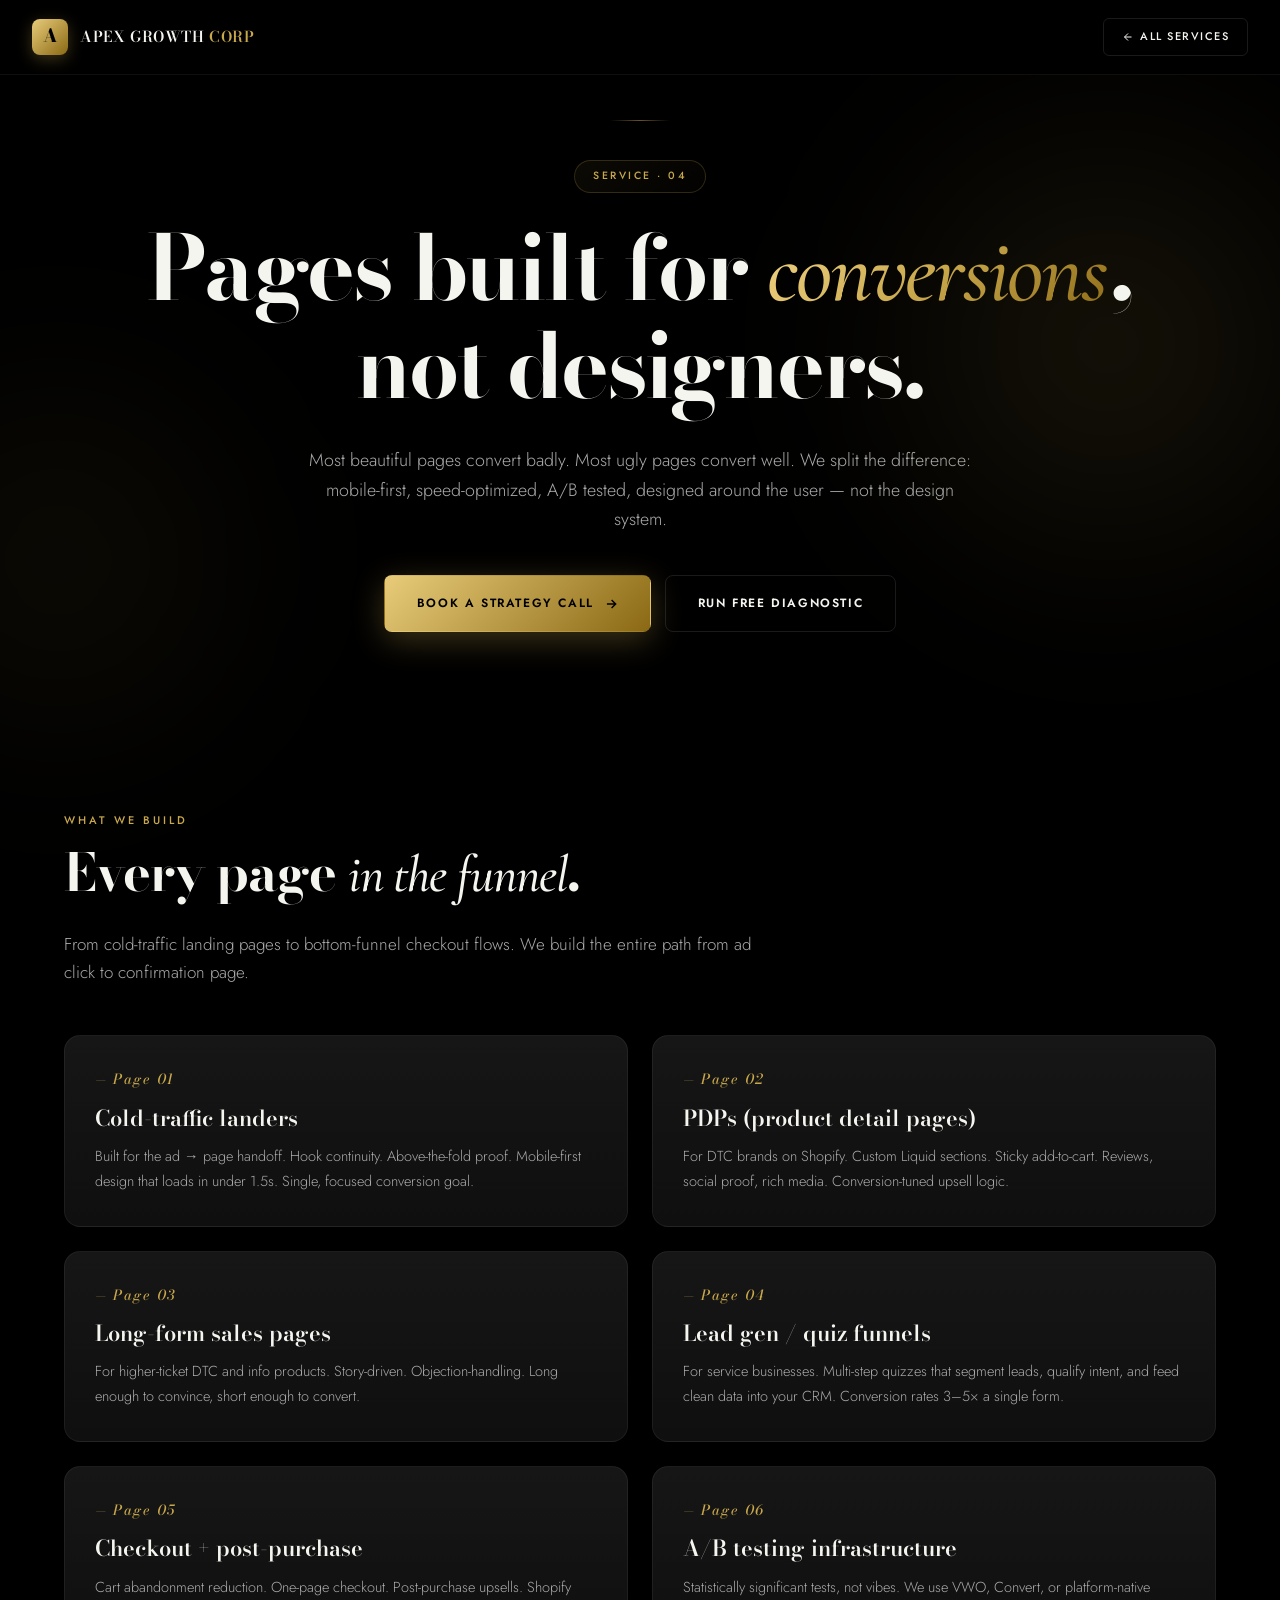
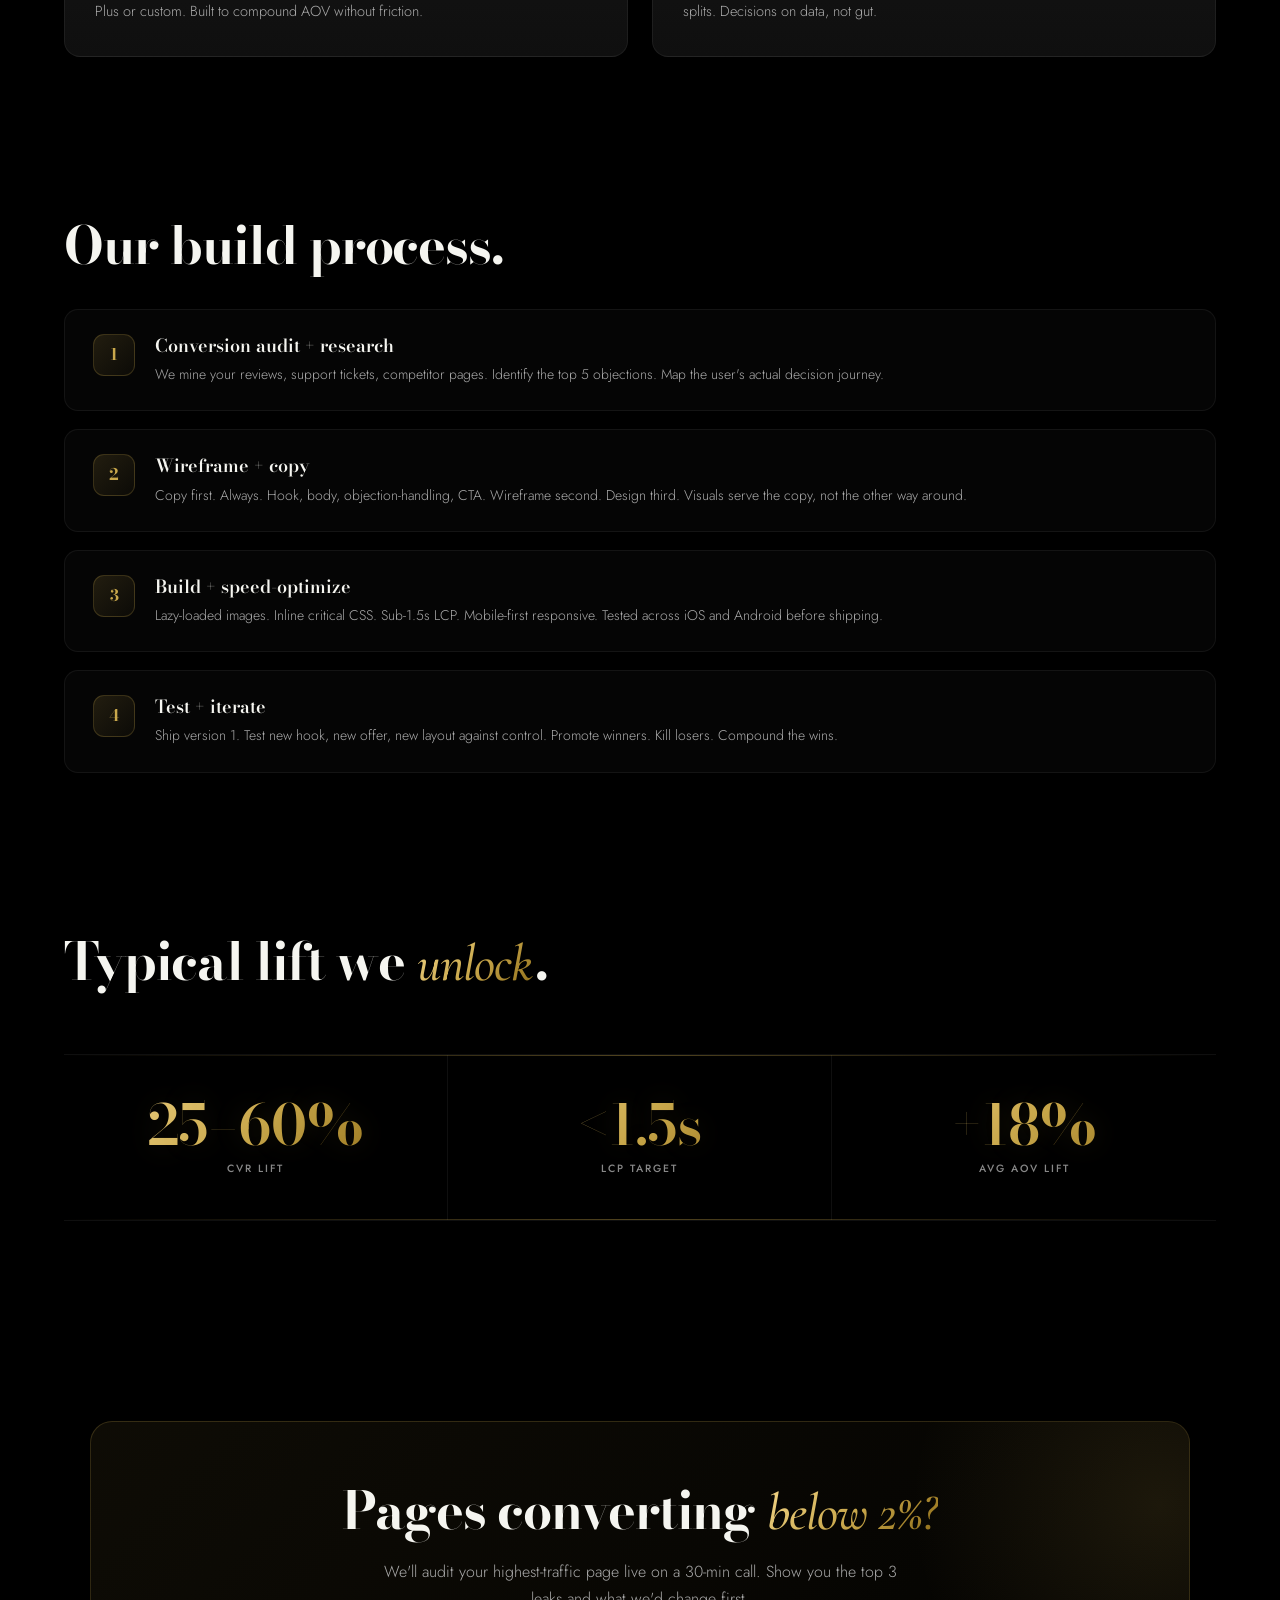
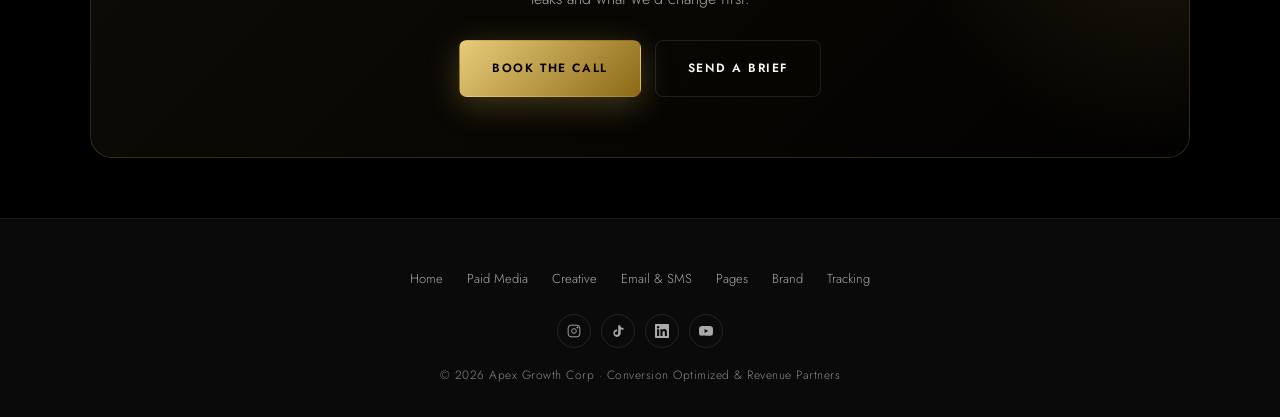
<file: services/conversion-pages.html>
<!DOCTYPE html>
<html lang="en">
<head>
<meta charset="UTF-8" />
<meta name="viewport" content="width=device-width, initial-scale=1.0, maximum-scale=5.0, viewport-fit=cover" />
<meta name="theme-color" content="#000000" />
<title>Conversion Landing Pages — High-Converting CRO Funnels | Apex Growth Corp</title>
<meta name="description" content="Landing pages and product detail pages engineered for conversion. Mobile-first, speed-optimized, A/B tested. Built to lift CVR 25–60%. Apex Growth Corp." />
<meta name="keywords" content="landing page agency, CRO agency, conversion rate optimization, high converting landing pages, e-commerce CRO, A/B testing, product page optimization, funnel design, Shopify landing pages" />
<meta name="robots" content="index, follow, max-image-preview:large" />
<link rel="canonical" href="https://apexgrowthcorp.com/services/conversion-pages" />
<link rel="icon" type="image/svg+xml" href="data:image/svg+xml,%3Csvg xmlns='http://www.w3.org/2000/svg' viewBox='0 0 100 100'%3E%3Cdefs%3E%3ClinearGradient id='g' x1='0' y1='0' x2='1' y2='1'%3E%3Cstop offset='0' stop-color='%23F4D78A'/%3E%3Cstop offset='1' stop-color='%238B6914'/%3E%3C/linearGradient%3E%3C/defs%3E%3Crect width='100' height='100' rx='22' fill='url(%23g)'/%3E%3Ctext x='50' y='75' font-family='Georgia,serif' font-size='72' font-weight='900' text-anchor='middle' fill='%23000'%3EA%3C/text%3E%3C/svg%3E"/>
<meta property="og:title" content="Conversion Landing Pages — Apex Growth Corp" />
<meta property="og:description" content="Mobile-first, speed-optimized, A/B tested pages built to lift CVR 25–60%." />
<meta property="og:type" content="article" />
<meta property="og:url" content="https://apexgrowthcorp.com/services/conversion-pages" />
<script type="application/ld+json">{"@context":"https://schema.org","@type":"Service","serviceType":"Landing Page & CRO","provider":{"@type":"Organization","name":"Apex Growth Corp"},"description":"Conversion-engineered landing pages and PDPs."}</script>
<link rel="preconnect" href="https://fonts.googleapis.com">
<link rel="preconnect" href="https://fonts.gstatic.com" crossorigin>
<link href="https://fonts.googleapis.com/css2?family=Bodoni+Moda:ital,wght@0,400;0,500;0,600;0,700;0,800;1,400&family=Cormorant+Garamond:ital,wght@1,500;1,600&family=Jost:wght@300;400;500;600;700&display=swap" rel="stylesheet">
<link rel="stylesheet" href="_shared.css">
</head>
<body>
<div class="bg-fixed"><div class="orb orb-1"></div><div class="orb orb-2"></div></div>
<nav class="nav">
  <a href="/" class="nav-logo"><div class="nav-mark">A</div><div class="nav-name">APEX GROWTH <span>CORP</span></div></a>
  <a href="/" class="nav-back"><svg width="12" height="12" viewBox="0 0 24 24" fill="none" stroke="currentColor" stroke-width="2"><path d="M19 12H5m7-7l-7 7 7 7"/></svg> All Services</a>
</nav>

<header class="svc-hero">
  <div class="svc-tag">Service · 04</div>
  <h1>Pages built for <span class="italic gradient-text">conversions</span>, not designers.</h1>
  <p class="lead">Most beautiful pages convert badly. Most ugly pages convert well. We split the difference: mobile-first, speed-optimized, A/B tested, designed around the user — not the design system.</p>
  <div class="svc-cta">
    <a href="https://calendly.com/apex-growthco/30min" target="_blank" rel="noopener" class="btn btn-primary">Book a Strategy Call <svg width="14" height="14" viewBox="0 0 24 24" fill="none" stroke="currentColor" stroke-width="2.5"><path d="M5 12h14M13 5l7 7-7 7"/></svg></a>
    <a href="/#diagnostic" class="btn btn-ghost">Run Free Diagnostic</a>
  </div>
</header>

<section class="svc-section reveal">
  <div class="h-eyebrow" style="margin-bottom:14px">What we build</div>
  <h2>Every page <span class="italic">in the funnel</span>.</h2>
  <p class="lead">From cold-traffic landing pages to bottom-funnel checkout flows. We build the entire path from ad click to confirmation page.</p>
  <div class="svc-grid">
    <div class="svc-card"><div class="num">— Page 01</div><h3>Cold-traffic landers</h3><p>Built for the ad → page handoff. Hook continuity. Above-the-fold proof. Mobile-first design that loads in under 1.5s. Single, focused conversion goal.</p></div>
    <div class="svc-card"><div class="num">— Page 02</div><h3>PDPs (product detail pages)</h3><p>For DTC brands on Shopify. Custom Liquid sections. Sticky add-to-cart. Reviews, social proof, rich media. Conversion-tuned upsell logic.</p></div>
    <div class="svc-card"><div class="num">— Page 03</div><h3>Long-form sales pages</h3><p>For higher-ticket DTC and info products. Story-driven. Objection-handling. Long enough to convince, short enough to convert.</p></div>
    <div class="svc-card"><div class="num">— Page 04</div><h3>Lead gen / quiz funnels</h3><p>For service businesses. Multi-step quizzes that segment leads, qualify intent, and feed clean data into your CRM. Conversion rates 3–5× a single form.</p></div>
    <div class="svc-card"><div class="num">— Page 05</div><h3>Checkout + post-purchase</h3><p>Cart abandonment reduction. One-page checkout. Post-purchase upsells. Shopify Plus or custom. Built to compound AOV without friction.</p></div>
    <div class="svc-card"><div class="num">— Page 06</div><h3>A/B testing infrastructure</h3><p>Statistically significant tests, not vibes. We use VWO, Convert, or platform-native splits. Decisions on data, not gut.</p></div>
  </div>
</section>

<section class="svc-section reveal">
  <h2>Our build process.</h2>
  <div class="svc-stack">
    <div class="svc-stack-item"><div class="ico">1</div><div><h4>Conversion audit + research</h4><p>We mine your reviews, support tickets, competitor pages. Identify the top 5 objections. Map the user's actual decision journey.</p></div></div>
    <div class="svc-stack-item"><div class="ico">2</div><div><h4>Wireframe + copy</h4><p>Copy first. Always. Hook, body, objection-handling, CTA. Wireframe second. Design third. Visuals serve the copy, not the other way around.</p></div></div>
    <div class="svc-stack-item"><div class="ico">3</div><div><h4>Build + speed-optimize</h4><p>Lazy-loaded images. Inline critical CSS. Sub-1.5s LCP. Mobile-first responsive. Tested across iOS and Android before shipping.</p></div></div>
    <div class="svc-stack-item"><div class="ico">4</div><div><h4>Test + iterate</h4><p>Ship version 1. Test new hook, new offer, new layout against control. Promote winners. Kill losers. Compound the wins.</p></div></div>
  </div>
</section>

<section class="svc-section reveal">
  <h2>Typical lift we <span class="italic gradient-text">unlock</span>.</h2>
  <div class="svc-stats-row">
    <div class="stat"><div class="v">25–60%</div><div class="l">CVR Lift</div></div>
    <div class="stat"><div class="v">&lt;1.5s</div><div class="l">LCP target</div></div>
    <div class="stat"><div class="v">+18%</div><div class="l">Avg AOV lift</div></div>
  </div>
</section>

<section class="svc-cta-block reveal">
  <h2>Pages converting <span class="italic gradient-text">below 2%?</span></h2>
  <p>We'll audit your highest-traffic page live on a 30-min call. Show you the top 3 leaks and what we'd change first.</p>
  <div class="svc-cta">
    <a href="https://calendly.com/apex-growthco/30min" target="_blank" rel="noopener" class="btn btn-primary">Book the Call</a>
    <a href="/#contact" class="btn btn-ghost">Send a Brief</a>
  </div>
</section>

<footer class="svc-foot">
  <div class="links"><a href="/">Home</a><a href="/services/paid-media">Paid Media</a><a href="/services/creative-studio">Creative</a><a href="/services/email-sms">Email & SMS</a><a href="/services/conversion-pages">Pages</a><a href="/services/brand-positioning">Brand</a><a href="/services/tracking-attribution">Tracking</a></div>
  <div class="socials">
    <a href="https://www.instagram.com/apexgrowthcorp" target="_blank" rel="noopener" aria-label="Instagram"><svg width="14" height="14" viewBox="0 0 24 24" fill="none" stroke="currentColor" stroke-width="1.6"><rect x="2" y="2" width="20" height="20" rx="5"/><circle cx="12" cy="12" r="4"/><circle cx="18" cy="6" r="1" fill="currentColor"/></svg></a>
    <a href="https://www.tiktok.com/@apexgrowthco" target="_blank" rel="noopener" aria-label="TikTok"><svg width="14" height="14" viewBox="0 0 24 24" fill="currentColor"><path d="M19.59 6.69a4.83 4.83 0 0 1-3.77-4.25V2h-3.45v13.67a2.89 2.89 0 0 1-5.2 1.74 2.89 2.89 0 0 1 2.31-4.64 2.93 2.93 0 0 1 .88.13V9.4a6.84 6.84 0 0 0-1-.05A6.33 6.33 0 0 0 5.8 20.1a6.34 6.34 0 0 0 10.86-4.43V8.42a8.16 8.16 0 0 0 4.77 1.52v-3.4a4.85 4.85 0 0 1-1.84-.31z"/></svg></a>
    <a href="https://www.linkedin.com/company/apex-growth-corp" target="_blank" rel="noopener" aria-label="LinkedIn"><svg width="14" height="14" viewBox="0 0 24 24" fill="currentColor"><path d="M20.45 20.45h-3.55v-5.57c0-1.33-.02-3.04-1.85-3.04-1.85 0-2.13 1.45-2.13 2.94v5.67H9.36V9h3.41v1.56h.05c.48-.9 1.64-1.85 3.37-1.85 3.6 0 4.27 2.37 4.27 5.45v6.29zM5.34 7.43a2.06 2.06 0 1 1 0-4.12 2.06 2.06 0 0 1 0 4.12zM7.12 20.45H3.56V9h3.56v11.45zM22.22 0H1.77C.79 0 0 .77 0 1.72v20.56C0 23.23.79 24 1.77 24h20.45C23.21 24 24 23.23 24 22.28V1.72C24 .77 23.21 0 22.22 0z"/></svg></a>
    <a href="https://www.youtube.com/@apexgrowthcorp" target="_blank" rel="noopener" aria-label="YouTube"><svg width="14" height="14" viewBox="0 0 24 24" fill="currentColor"><path d="M23.5 6.2a3 3 0 0 0-2.1-2.1C19.5 3.6 12 3.6 12 3.6s-7.5 0-9.4.5A3 3 0 0 0 .5 6.2C0 8.1 0 12 0 12s0 3.9.5 5.8a3 3 0 0 0 2.1 2.1c1.9.5 9.4.5 9.4.5s7.5 0 9.4-.5a3 3 0 0 0 2.1-2.1c.5-1.9.5-5.8.5-5.8s0-3.9-.5-5.8zM9.6 15.6V8.4l6.2 3.6-6.2 3.6z"/></svg></a>
  </div>
  <p>© 2026 Apex Growth Corp · Conversion Optimized & Revenue Partners</p>
</footer>

<script>
const io=new IntersectionObserver(es=>es.forEach(e=>{if(e.isIntersecting){e.target.classList.add('in');io.unobserve(e.target)}}),{threshold:.1,rootMargin:'0px 0px -50px 0px'});document.querySelectorAll('.reveal').forEach(el=>io.observe(el));
document.querySelectorAll('.svc-card').forEach(el=>el.addEventListener('mousemove',e=>{const r=el.getBoundingClientRect();el.style.setProperty('--mx',(e.clientX-r.left)+'px');el.style.setProperty('--my',(e.clientY-r.top)+'px')}));
</script>
</body>
</html>
</file>
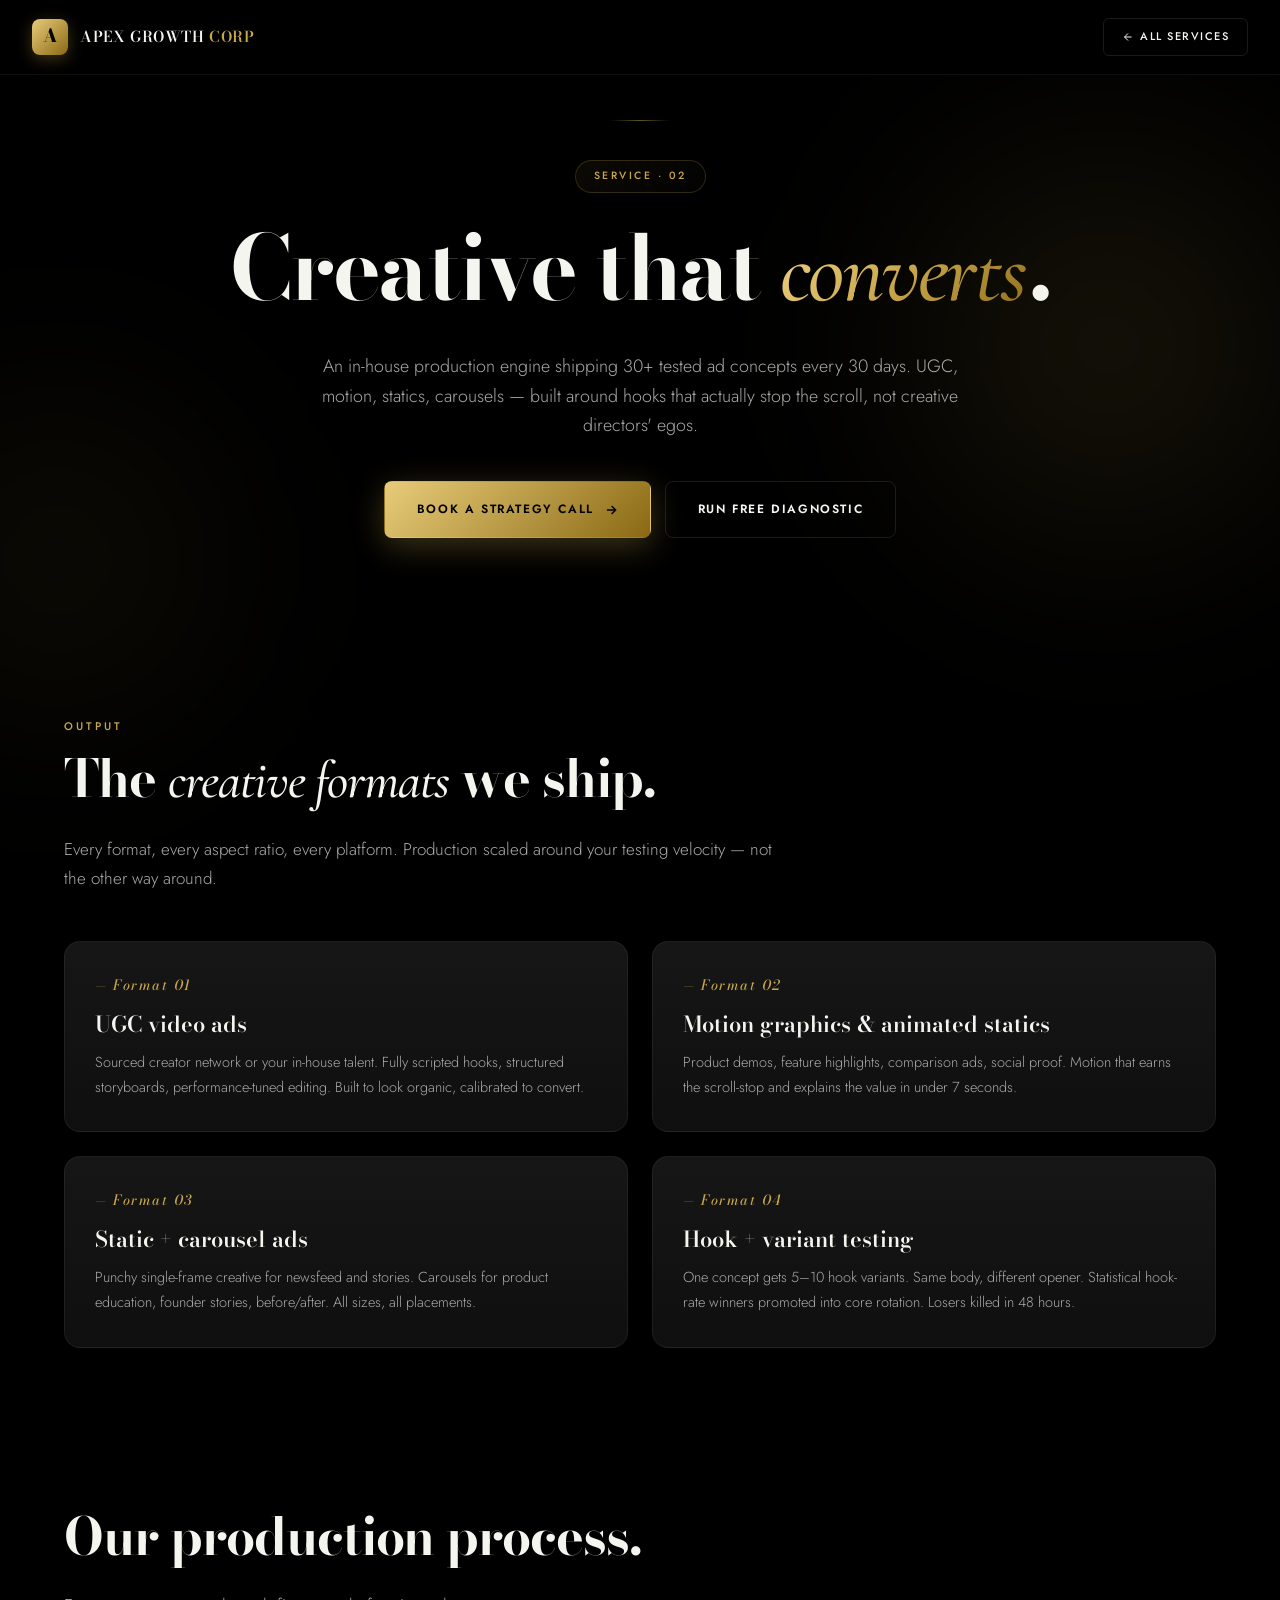
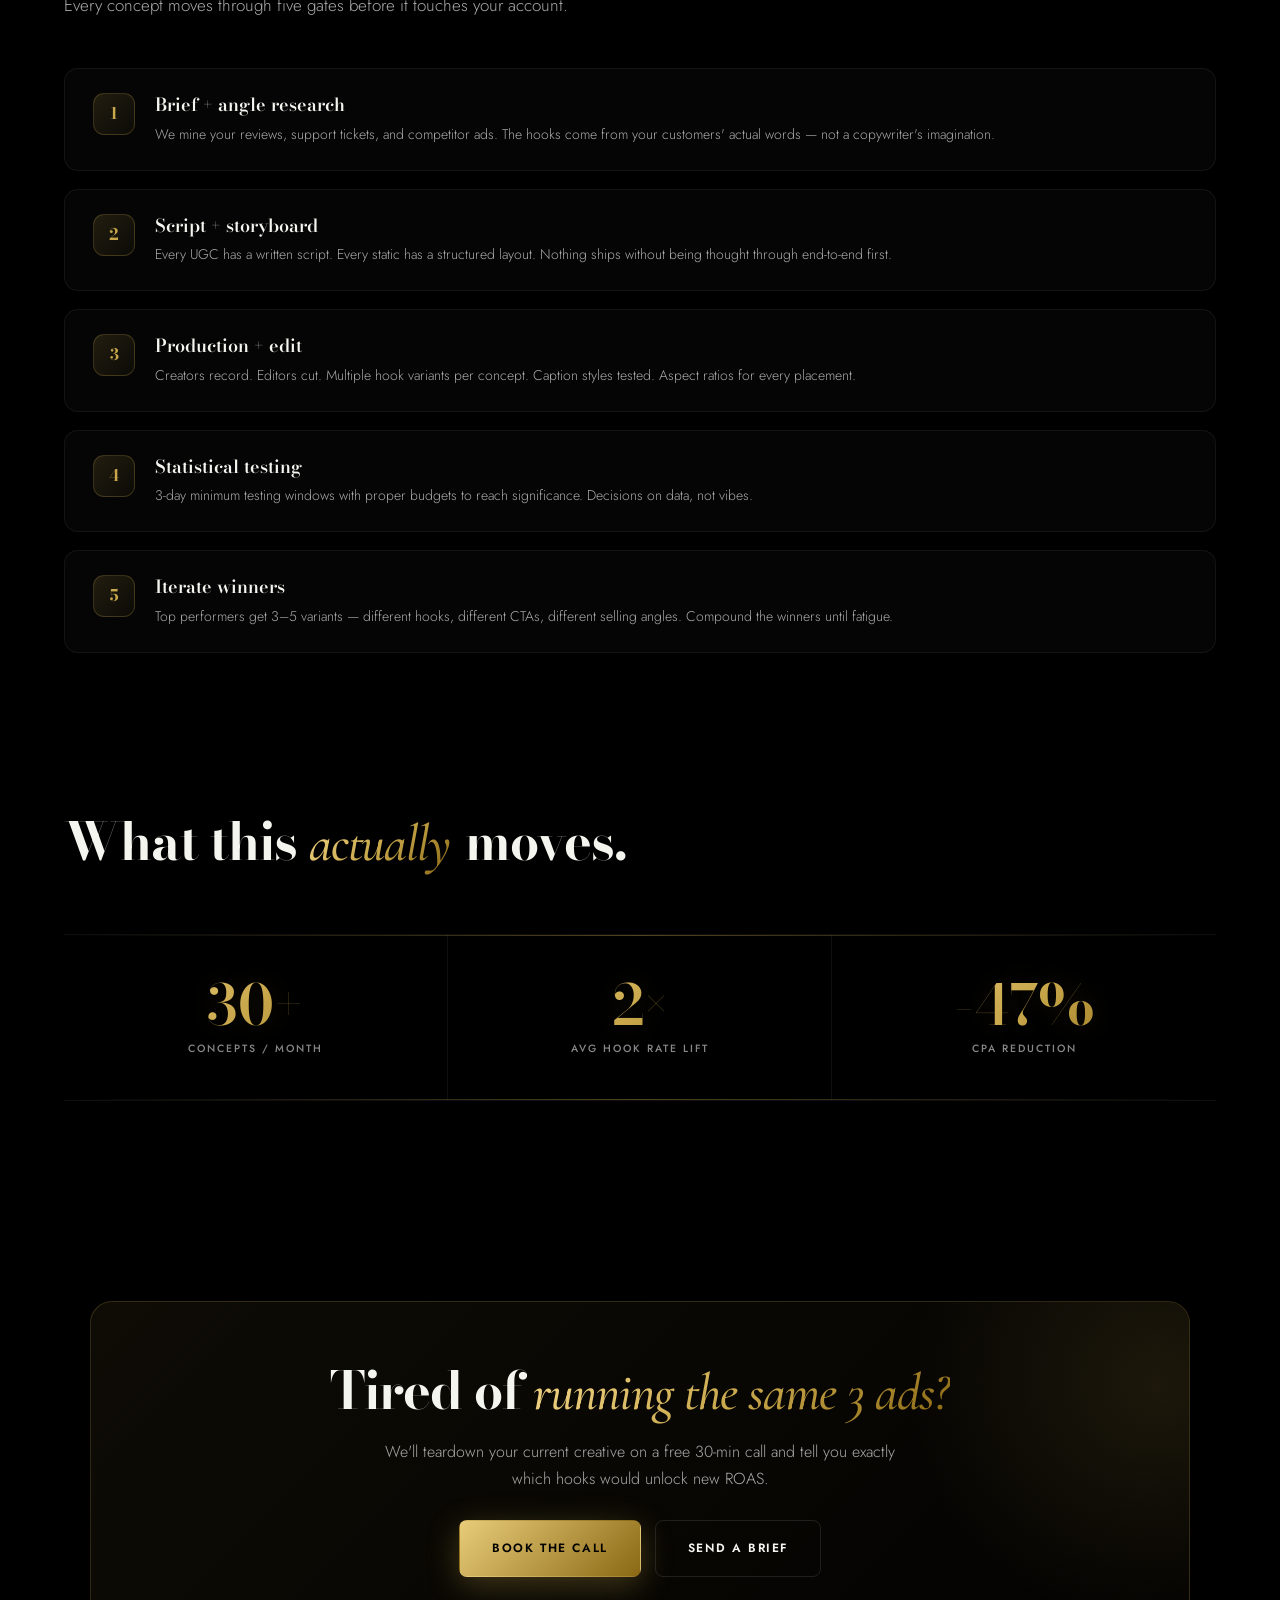
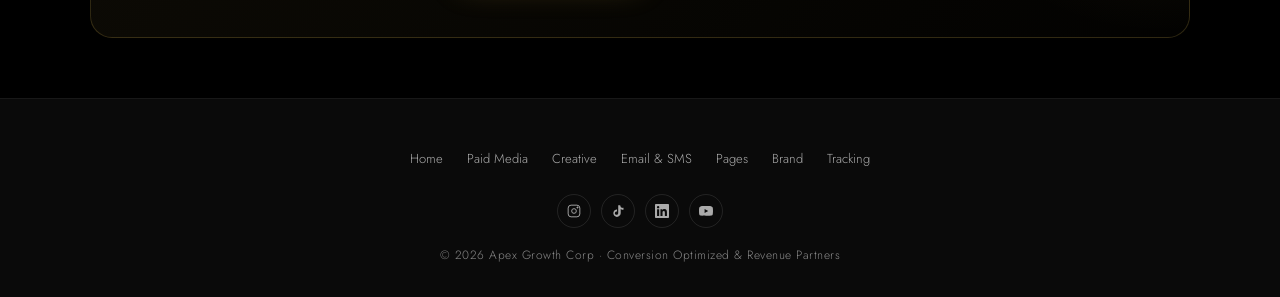
<file: services/creative-studio.html>
<!DOCTYPE html>
<html lang="en">
<head>
<meta charset="UTF-8" />
<meta name="viewport" content="width=device-width, initial-scale=1.0, maximum-scale=5.0, viewport-fit=cover" />
<meta name="theme-color" content="#000000" />
<title>Creative Studio — UGC, Static, Motion Ad Production | Apex Growth Corp</title>
<meta name="description" content="In-house creative studio shipping 30+ tested ad concepts every month. UGC, motion, static, and carousel — production at scale with hook testing and performance data baked in. Apex Growth Corp." />
<meta name="keywords" content="ad creative agency, UGC ads, ad production studio, Meta ad creative, TikTok ad creative, motion ads, static ads, creative testing, hook rate optimization, ad creative pipeline" />
<meta name="robots" content="index, follow, max-image-preview:large" />
<link rel="canonical" href="https://apexgrowthcorp.com/services/creative-studio" />
<link rel="icon" type="image/svg+xml" href="data:image/svg+xml,%3Csvg xmlns='http://www.w3.org/2000/svg' viewBox='0 0 100 100'%3E%3Cdefs%3E%3ClinearGradient id='g' x1='0' y1='0' x2='1' y2='1'%3E%3Cstop offset='0' stop-color='%23F4D78A'/%3E%3Cstop offset='1' stop-color='%238B6914'/%3E%3C/linearGradient%3E%3C/defs%3E%3Crect width='100' height='100' rx='22' fill='url(%23g)'/%3E%3Ctext x='50' y='75' font-family='Georgia,serif' font-size='72' font-weight='900' text-anchor='middle' fill='%23000'%3EA%3C/text%3E%3C/svg%3E"/>
<meta property="og:title" content="Creative Studio — Apex Growth Corp" />
<meta property="og:description" content="30+ tested ad concepts every month. UGC, motion, static, carousel." />
<meta property="og:type" content="article" />
<meta property="og:url" content="https://apexgrowthcorp.com/services/creative-studio" />
<script type="application/ld+json">{"@context":"https://schema.org","@type":"Service","serviceType":"Ad Creative Production","provider":{"@type":"Organization","name":"Apex Growth Corp","url":"https://apexgrowthcorp.com"},"description":"In-house ad creative studio producing UGC, motion, static and carousel concepts at scale."}</script>
<link rel="preconnect" href="https://fonts.googleapis.com">
<link rel="preconnect" href="https://fonts.gstatic.com" crossorigin>
<link href="https://fonts.googleapis.com/css2?family=Bodoni+Moda:ital,wght@0,400;0,500;0,600;0,700;0,800;1,400&family=Cormorant+Garamond:ital,wght@1,500;1,600&family=Jost:wght@300;400;500;600;700&display=swap" rel="stylesheet">
<link rel="stylesheet" href="_shared.css">
</head>
<body>
<div class="bg-fixed"><div class="orb orb-1"></div><div class="orb orb-2"></div></div>
<nav class="nav">
  <a href="/" class="nav-logo"><div class="nav-mark">A</div><div class="nav-name">APEX GROWTH <span>CORP</span></div></a>
  <a href="/" class="nav-back"><svg width="12" height="12" viewBox="0 0 24 24" fill="none" stroke="currentColor" stroke-width="2"><path d="M19 12H5m7-7l-7 7 7 7"/></svg> All Services</a>
</nav>

<header class="svc-hero">
  <div class="svc-tag">Service · 02</div>
  <h1>Creative that <span class="italic gradient-text">converts</span>.</h1>
  <p class="lead">An in-house production engine shipping 30+ tested ad concepts every 30 days. UGC, motion, statics, carousels — built around hooks that actually stop the scroll, not creative directors' egos.</p>
  <div class="svc-cta">
    <a href="https://calendly.com/apex-growthco/30min" target="_blank" rel="noopener" class="btn btn-primary">Book a Strategy Call <svg width="14" height="14" viewBox="0 0 24 24" fill="none" stroke="currentColor" stroke-width="2.5"><path d="M5 12h14M13 5l7 7-7 7"/></svg></a>
    <a href="/#diagnostic" class="btn btn-ghost">Run Free Diagnostic</a>
  </div>
</header>

<section class="svc-section reveal">
  <div class="h-eyebrow" style="margin-bottom:14px">Output</div>
  <h2>The <span class="italic">creative formats</span> we ship.</h2>
  <p class="lead">Every format, every aspect ratio, every platform. Production scaled around your testing velocity — not the other way around.</p>
  <div class="svc-grid">
    <div class="svc-card"><div class="num">— Format 01</div><h3>UGC video ads</h3><p>Sourced creator network or your in-house talent. Fully scripted hooks, structured storyboards, performance-tuned editing. Built to look organic, calibrated to convert.</p></div>
    <div class="svc-card"><div class="num">— Format 02</div><h3>Motion graphics &amp; animated statics</h3><p>Product demos, feature highlights, comparison ads, social proof. Motion that earns the scroll-stop and explains the value in under 7 seconds.</p></div>
    <div class="svc-card"><div class="num">— Format 03</div><h3>Static + carousel ads</h3><p>Punchy single-frame creative for newsfeed and stories. Carousels for product education, founder stories, before/after. All sizes, all placements.</p></div>
    <div class="svc-card"><div class="num">— Format 04</div><h3>Hook + variant testing</h3><p>One concept gets 5–10 hook variants. Same body, different opener. Statistical hook-rate winners promoted into core rotation. Losers killed in 48 hours.</p></div>
  </div>
</section>

<section class="svc-section reveal">
  <h2>Our production process.</h2>
  <p class="lead">Every concept moves through five gates before it touches your account.</p>
  <div class="svc-stack">
    <div class="svc-stack-item"><div class="ico">1</div><div><h4>Brief + angle research</h4><p>We mine your reviews, support tickets, and competitor ads. The hooks come from your customers' actual words — not a copywriter's imagination.</p></div></div>
    <div class="svc-stack-item"><div class="ico">2</div><div><h4>Script + storyboard</h4><p>Every UGC has a written script. Every static has a structured layout. Nothing ships without being thought through end-to-end first.</p></div></div>
    <div class="svc-stack-item"><div class="ico">3</div><div><h4>Production + edit</h4><p>Creators record. Editors cut. Multiple hook variants per concept. Caption styles tested. Aspect ratios for every placement.</p></div></div>
    <div class="svc-stack-item"><div class="ico">4</div><div><h4>Statistical testing</h4><p>3-day minimum testing windows with proper budgets to reach significance. Decisions on data, not vibes.</p></div></div>
    <div class="svc-stack-item"><div class="ico">5</div><div><h4>Iterate winners</h4><p>Top performers get 3–5 variants — different hooks, different CTAs, different selling angles. Compound the winners until fatigue.</p></div></div>
  </div>
</section>

<section class="svc-section reveal">
  <h2>What this <span class="italic gradient-text">actually</span> moves.</h2>
  <div class="svc-stats-row">
    <div class="stat"><div class="v">30+</div><div class="l">Concepts / month</div></div>
    <div class="stat"><div class="v">2×</div><div class="l">Avg hook rate lift</div></div>
    <div class="stat"><div class="v">-47%</div><div class="l">CPA reduction</div></div>
  </div>
</section>

<section class="svc-cta-block reveal">
  <h2>Tired of <span class="italic gradient-text">running the same 3 ads?</span></h2>
  <p>We'll teardown your current creative on a free 30-min call and tell you exactly which hooks would unlock new ROAS.</p>
  <div class="svc-cta">
    <a href="https://calendly.com/apex-growthco/30min" target="_blank" rel="noopener" class="btn btn-primary">Book the Call</a>
    <a href="/#contact" class="btn btn-ghost">Send a Brief</a>
  </div>
</section>

<footer class="svc-foot">
  <div class="links">
    <a href="/">Home</a><a href="/services/paid-media">Paid Media</a><a href="/services/creative-studio">Creative</a><a href="/services/email-sms">Email & SMS</a><a href="/services/conversion-pages">Pages</a><a href="/services/brand-positioning">Brand</a><a href="/services/tracking-attribution">Tracking</a>
  </div>
  <div class="socials">
    <a href="https://www.instagram.com/apexgrowthcorp" target="_blank" rel="noopener" aria-label="Instagram"><svg width="14" height="14" viewBox="0 0 24 24" fill="none" stroke="currentColor" stroke-width="1.6"><rect x="2" y="2" width="20" height="20" rx="5"/><circle cx="12" cy="12" r="4"/><circle cx="18" cy="6" r="1" fill="currentColor"/></svg></a>
    <a href="https://www.tiktok.com/@apexgrowthco" target="_blank" rel="noopener" aria-label="TikTok"><svg width="14" height="14" viewBox="0 0 24 24" fill="currentColor"><path d="M19.59 6.69a4.83 4.83 0 0 1-3.77-4.25V2h-3.45v13.67a2.89 2.89 0 0 1-5.2 1.74 2.89 2.89 0 0 1 2.31-4.64 2.93 2.93 0 0 1 .88.13V9.4a6.84 6.84 0 0 0-1-.05A6.33 6.33 0 0 0 5.8 20.1a6.34 6.34 0 0 0 10.86-4.43V8.42a8.16 8.16 0 0 0 4.77 1.52v-3.4a4.85 4.85 0 0 1-1.84-.31z"/></svg></a>
    <a href="https://www.linkedin.com/company/apex-growth-corp" target="_blank" rel="noopener" aria-label="LinkedIn"><svg width="14" height="14" viewBox="0 0 24 24" fill="currentColor"><path d="M20.45 20.45h-3.55v-5.57c0-1.33-.02-3.04-1.85-3.04-1.85 0-2.13 1.45-2.13 2.94v5.67H9.36V9h3.41v1.56h.05c.48-.9 1.64-1.85 3.37-1.85 3.6 0 4.27 2.37 4.27 5.45v6.29zM5.34 7.43a2.06 2.06 0 1 1 0-4.12 2.06 2.06 0 0 1 0 4.12zM7.12 20.45H3.56V9h3.56v11.45zM22.22 0H1.77C.79 0 0 .77 0 1.72v20.56C0 23.23.79 24 1.77 24h20.45C23.21 24 24 23.23 24 22.28V1.72C24 .77 23.21 0 22.22 0z"/></svg></a>
    <a href="https://www.youtube.com/@apexgrowthcorp" target="_blank" rel="noopener" aria-label="YouTube"><svg width="14" height="14" viewBox="0 0 24 24" fill="currentColor"><path d="M23.5 6.2a3 3 0 0 0-2.1-2.1C19.5 3.6 12 3.6 12 3.6s-7.5 0-9.4.5A3 3 0 0 0 .5 6.2C0 8.1 0 12 0 12s0 3.9.5 5.8a3 3 0 0 0 2.1 2.1c1.9.5 9.4.5 9.4.5s7.5 0 9.4-.5a3 3 0 0 0 2.1-2.1c.5-1.9.5-5.8.5-5.8s0-3.9-.5-5.8zM9.6 15.6V8.4l6.2 3.6-6.2 3.6z"/></svg></a>
  </div>
  <p>© 2026 Apex Growth Corp · Conversion Optimized & Revenue Partners</p>
</footer>

<script>
const io=new IntersectionObserver(es=>es.forEach(e=>{if(e.isIntersecting){e.target.classList.add('in');io.unobserve(e.target)}}),{threshold:.1,rootMargin:'0px 0px -50px 0px'});document.querySelectorAll('.reveal').forEach(el=>io.observe(el));
document.querySelectorAll('.svc-card').forEach(el=>el.addEventListener('mousemove',e=>{const r=el.getBoundingClientRect();el.style.setProperty('--mx',(e.clientX-r.left)+'px');el.style.setProperty('--my',(e.clientY-r.top)+'px')}));
</script>
</body>
</html>
</file>
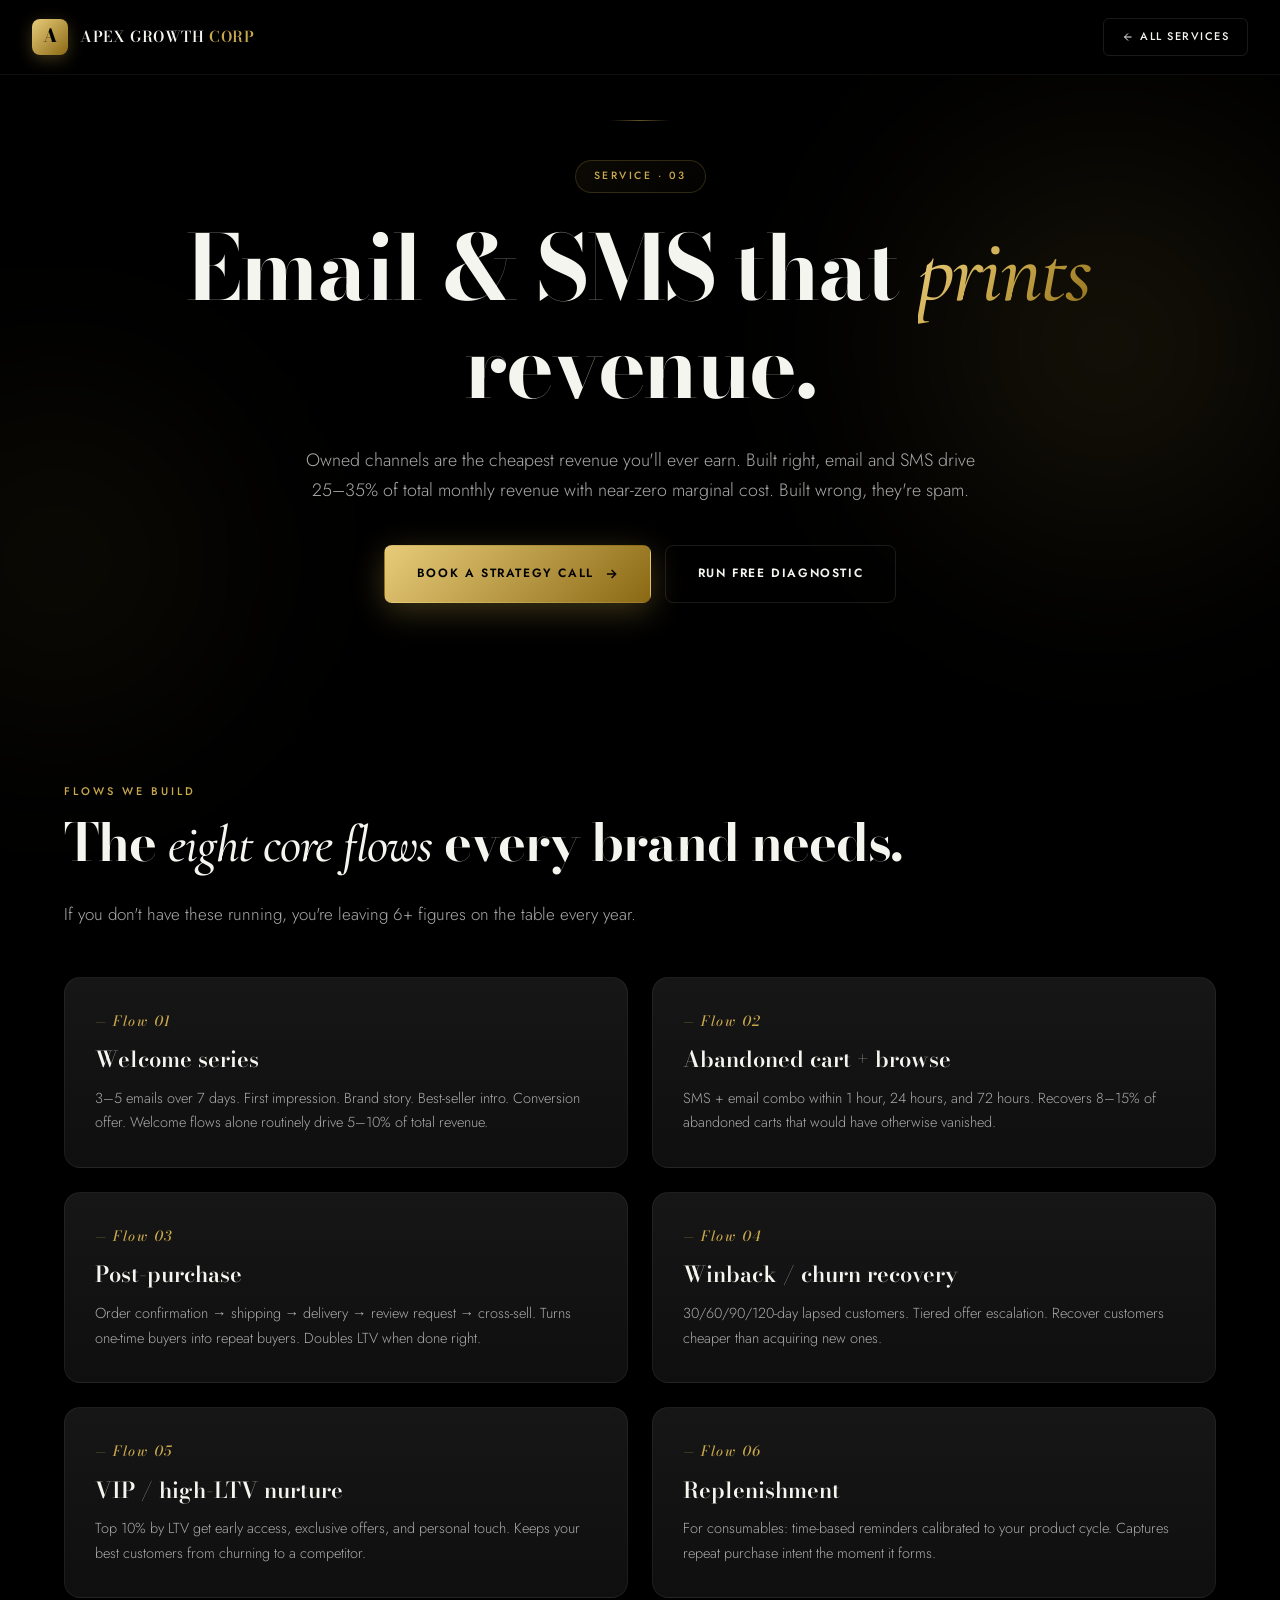
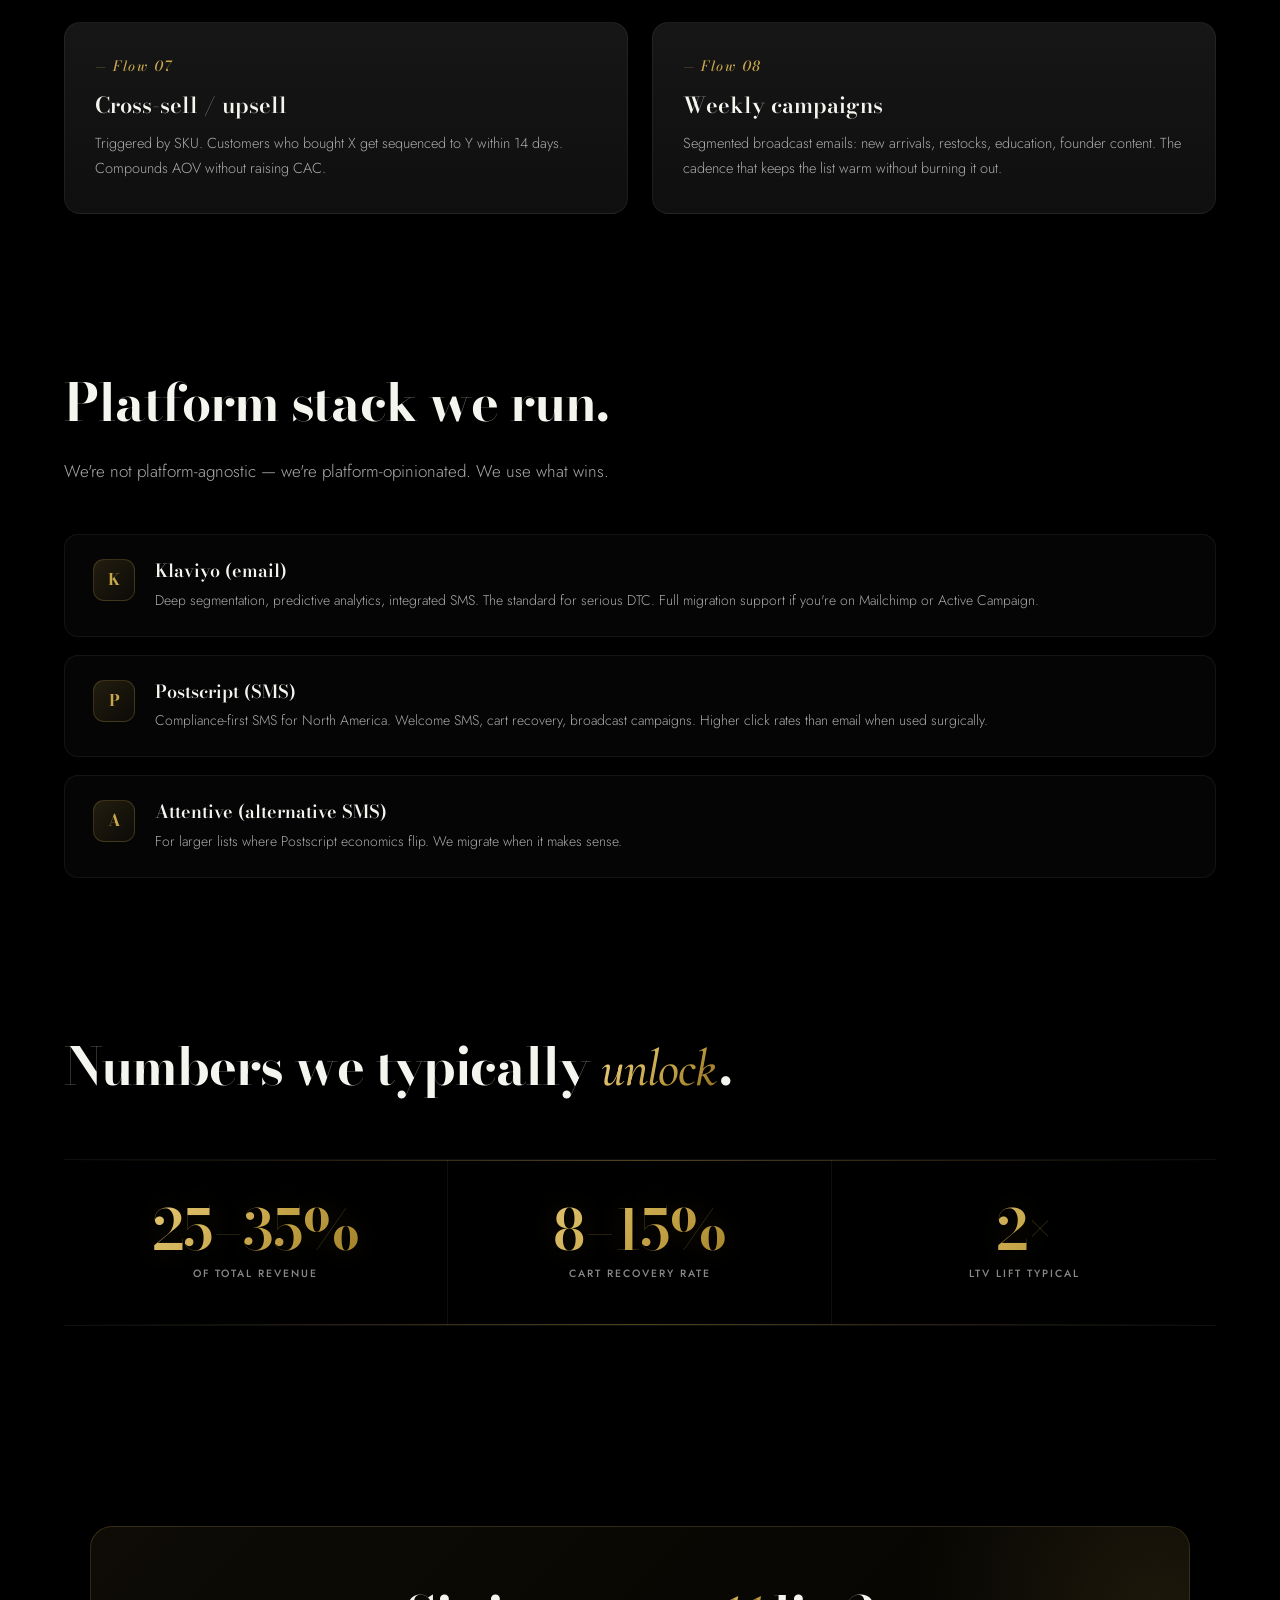
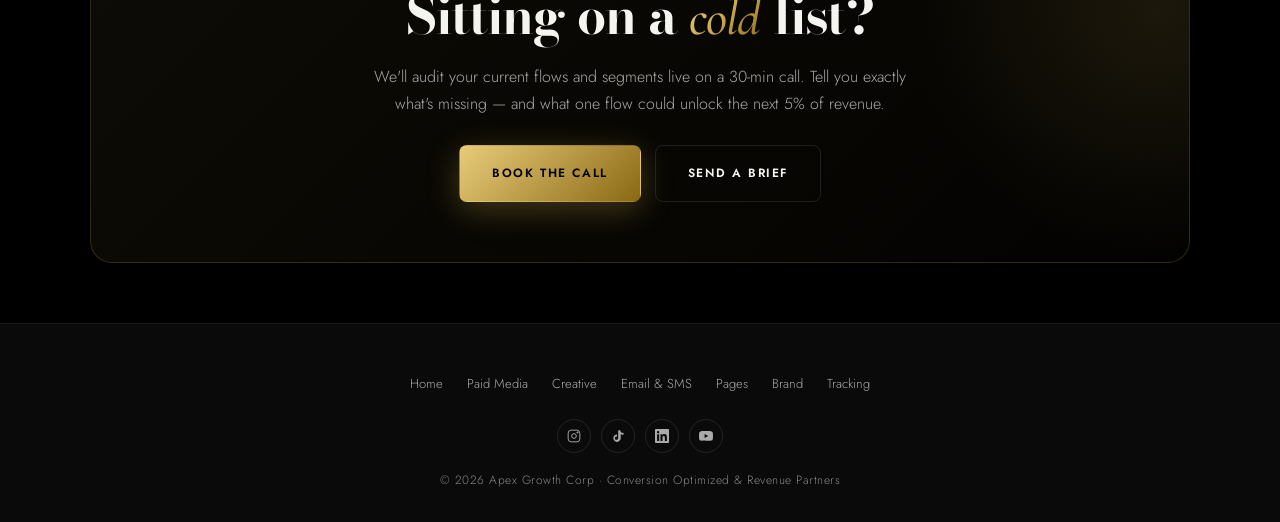
<file: services/email-sms.html>
<!DOCTYPE html>
<html lang="en">
<head>
<meta charset="UTF-8" />
<meta name="viewport" content="width=device-width, initial-scale=1.0, maximum-scale=5.0, viewport-fit=cover" />
<meta name="theme-color" content="#000000" />
<title>Email & SMS Marketing — Klaviyo, Postscript Lifecycle Flows | Apex Growth Corp</title>
<meta name="description" content="Owned-channel revenue engines via Klaviyo and Postscript. Welcome flows, abandonment, post-purchase, winback — segmented and tested to drive 30%+ of total revenue. Apex Growth Corp." />
<meta name="keywords" content="email marketing agency, Klaviyo agency, SMS marketing, Postscript agency, lifecycle marketing, email automation, abandoned cart flows, winback campaigns, retention marketing, e-commerce email" />
<meta name="robots" content="index, follow, max-image-preview:large" />
<link rel="canonical" href="https://apexgrowthcorp.com/services/email-sms" />
<link rel="icon" type="image/svg+xml" href="data:image/svg+xml,%3Csvg xmlns='http://www.w3.org/2000/svg' viewBox='0 0 100 100'%3E%3Cdefs%3E%3ClinearGradient id='g' x1='0' y1='0' x2='1' y2='1'%3E%3Cstop offset='0' stop-color='%23F4D78A'/%3E%3Cstop offset='1' stop-color='%238B6914'/%3E%3C/linearGradient%3E%3C/defs%3E%3Crect width='100' height='100' rx='22' fill='url(%23g)'/%3E%3Ctext x='50' y='75' font-family='Georgia,serif' font-size='72' font-weight='900' text-anchor='middle' fill='%23000'%3EA%3C/text%3E%3C/svg%3E"/>
<meta property="og:title" content="Email & SMS Marketing — Apex Growth Corp" />
<meta property="og:description" content="Owned-channel revenue engines driving 30%+ of total revenue." />
<meta property="og:type" content="article" />
<meta property="og:url" content="https://apexgrowthcorp.com/services/email-sms" />
<script type="application/ld+json">{"@context":"https://schema.org","@type":"Service","serviceType":"Email & SMS Marketing","provider":{"@type":"Organization","name":"Apex Growth Corp"},"description":"Lifecycle email and SMS engines built on Klaviyo and Postscript."}</script>
<link rel="preconnect" href="https://fonts.googleapis.com">
<link rel="preconnect" href="https://fonts.gstatic.com" crossorigin>
<link href="https://fonts.googleapis.com/css2?family=Bodoni+Moda:ital,wght@0,400;0,500;0,600;0,700;0,800;1,400&family=Cormorant+Garamond:ital,wght@1,500;1,600&family=Jost:wght@300;400;500;600;700&display=swap" rel="stylesheet">
<link rel="stylesheet" href="_shared.css">
</head>
<body>
<div class="bg-fixed"><div class="orb orb-1"></div><div class="orb orb-2"></div></div>
<nav class="nav">
  <a href="/" class="nav-logo"><div class="nav-mark">A</div><div class="nav-name">APEX GROWTH <span>CORP</span></div></a>
  <a href="/" class="nav-back"><svg width="12" height="12" viewBox="0 0 24 24" fill="none" stroke="currentColor" stroke-width="2"><path d="M19 12H5m7-7l-7 7 7 7"/></svg> All Services</a>
</nav>

<header class="svc-hero">
  <div class="svc-tag">Service · 03</div>
  <h1>Email &amp; SMS that <span class="italic gradient-text">prints</span> revenue.</h1>
  <p class="lead">Owned channels are the cheapest revenue you'll ever earn. Built right, email and SMS drive 25–35% of total monthly revenue with near-zero marginal cost. Built wrong, they're spam.</p>
  <div class="svc-cta">
    <a href="https://calendly.com/apex-growthco/30min" target="_blank" rel="noopener" class="btn btn-primary">Book a Strategy Call <svg width="14" height="14" viewBox="0 0 24 24" fill="none" stroke="currentColor" stroke-width="2.5"><path d="M5 12h14M13 5l7 7-7 7"/></svg></a>
    <a href="/#diagnostic" class="btn btn-ghost">Run Free Diagnostic</a>
  </div>
</header>

<section class="svc-section reveal">
  <div class="h-eyebrow" style="margin-bottom:14px">Flows we build</div>
  <h2>The <span class="italic">eight core flows</span> every brand needs.</h2>
  <p class="lead">If you don't have these running, you're leaving 6+ figures on the table every year.</p>
  <div class="svc-grid">
    <div class="svc-card"><div class="num">— Flow 01</div><h3>Welcome series</h3><p>3–5 emails over 7 days. First impression. Brand story. Best-seller intro. Conversion offer. Welcome flows alone routinely drive 5–10% of total revenue.</p></div>
    <div class="svc-card"><div class="num">— Flow 02</div><h3>Abandoned cart + browse</h3><p>SMS + email combo within 1 hour, 24 hours, and 72 hours. Recovers 8–15% of abandoned carts that would have otherwise vanished.</p></div>
    <div class="svc-card"><div class="num">— Flow 03</div><h3>Post-purchase</h3><p>Order confirmation → shipping → delivery → review request → cross-sell. Turns one-time buyers into repeat buyers. Doubles LTV when done right.</p></div>
    <div class="svc-card"><div class="num">— Flow 04</div><h3>Winback / churn recovery</h3><p>30/60/90/120-day lapsed customers. Tiered offer escalation. Recover customers cheaper than acquiring new ones.</p></div>
    <div class="svc-card"><div class="num">— Flow 05</div><h3>VIP / high-LTV nurture</h3><p>Top 10% by LTV get early access, exclusive offers, and personal touch. Keeps your best customers from churning to a competitor.</p></div>
    <div class="svc-card"><div class="num">— Flow 06</div><h3>Replenishment</h3><p>For consumables: time-based reminders calibrated to your product cycle. Captures repeat purchase intent the moment it forms.</p></div>
    <div class="svc-card"><div class="num">— Flow 07</div><h3>Cross-sell / upsell</h3><p>Triggered by SKU. Customers who bought X get sequenced to Y within 14 days. Compounds AOV without raising CAC.</p></div>
    <div class="svc-card"><div class="num">— Flow 08</div><h3>Weekly campaigns</h3><p>Segmented broadcast emails: new arrivals, restocks, education, founder content. The cadence that keeps the list warm without burning it out.</p></div>
  </div>
</section>

<section class="svc-section reveal">
  <h2>Platform stack we run.</h2>
  <p class="lead">We're not platform-agnostic — we're platform-opinionated. We use what wins.</p>
  <div class="svc-stack">
    <div class="svc-stack-item"><div class="ico">K</div><div><h4>Klaviyo (email)</h4><p>Deep segmentation, predictive analytics, integrated SMS. The standard for serious DTC. Full migration support if you're on Mailchimp or Active Campaign.</p></div></div>
    <div class="svc-stack-item"><div class="ico">P</div><div><h4>Postscript (SMS)</h4><p>Compliance-first SMS for North America. Welcome SMS, cart recovery, broadcast campaigns. Higher click rates than email when used surgically.</p></div></div>
    <div class="svc-stack-item"><div class="ico">A</div><div><h4>Attentive (alternative SMS)</h4><p>For larger lists where Postscript economics flip. We migrate when it makes sense.</p></div></div>
  </div>
</section>

<section class="svc-section reveal">
  <h2>Numbers we typically <span class="italic gradient-text">unlock</span>.</h2>
  <div class="svc-stats-row">
    <div class="stat"><div class="v">25–35%</div><div class="l">Of total revenue</div></div>
    <div class="stat"><div class="v">8–15%</div><div class="l">Cart recovery rate</div></div>
    <div class="stat"><div class="v">2×</div><div class="l">LTV lift typical</div></div>
  </div>
</section>

<section class="svc-cta-block reveal">
  <h2>Sitting on a <span class="italic gradient-text">cold</span> list?</h2>
  <p>We'll audit your current flows and segments live on a 30-min call. Tell you exactly what's missing — and what one flow could unlock the next 5% of revenue.</p>
  <div class="svc-cta">
    <a href="https://calendly.com/apex-growthco/30min" target="_blank" rel="noopener" class="btn btn-primary">Book the Call</a>
    <a href="/#contact" class="btn btn-ghost">Send a Brief</a>
  </div>
</section>

<footer class="svc-foot">
  <div class="links"><a href="/">Home</a><a href="/services/paid-media">Paid Media</a><a href="/services/creative-studio">Creative</a><a href="/services/email-sms">Email & SMS</a><a href="/services/conversion-pages">Pages</a><a href="/services/brand-positioning">Brand</a><a href="/services/tracking-attribution">Tracking</a></div>
  <div class="socials">
    <a href="https://www.instagram.com/apexgrowthcorp" target="_blank" rel="noopener" aria-label="Instagram"><svg width="14" height="14" viewBox="0 0 24 24" fill="none" stroke="currentColor" stroke-width="1.6"><rect x="2" y="2" width="20" height="20" rx="5"/><circle cx="12" cy="12" r="4"/><circle cx="18" cy="6" r="1" fill="currentColor"/></svg></a>
    <a href="https://www.tiktok.com/@apexgrowthco" target="_blank" rel="noopener" aria-label="TikTok"><svg width="14" height="14" viewBox="0 0 24 24" fill="currentColor"><path d="M19.59 6.69a4.83 4.83 0 0 1-3.77-4.25V2h-3.45v13.67a2.89 2.89 0 0 1-5.2 1.74 2.89 2.89 0 0 1 2.31-4.64 2.93 2.93 0 0 1 .88.13V9.4a6.84 6.84 0 0 0-1-.05A6.33 6.33 0 0 0 5.8 20.1a6.34 6.34 0 0 0 10.86-4.43V8.42a8.16 8.16 0 0 0 4.77 1.52v-3.4a4.85 4.85 0 0 1-1.84-.31z"/></svg></a>
    <a href="https://www.linkedin.com/company/apex-growth-corp" target="_blank" rel="noopener" aria-label="LinkedIn"><svg width="14" height="14" viewBox="0 0 24 24" fill="currentColor"><path d="M20.45 20.45h-3.55v-5.57c0-1.33-.02-3.04-1.85-3.04-1.85 0-2.13 1.45-2.13 2.94v5.67H9.36V9h3.41v1.56h.05c.48-.9 1.64-1.85 3.37-1.85 3.6 0 4.27 2.37 4.27 5.45v6.29zM5.34 7.43a2.06 2.06 0 1 1 0-4.12 2.06 2.06 0 0 1 0 4.12zM7.12 20.45H3.56V9h3.56v11.45zM22.22 0H1.77C.79 0 0 .77 0 1.72v20.56C0 23.23.79 24 1.77 24h20.45C23.21 24 24 23.23 24 22.28V1.72C24 .77 23.21 0 22.22 0z"/></svg></a>
    <a href="https://www.youtube.com/@apexgrowthcorp" target="_blank" rel="noopener" aria-label="YouTube"><svg width="14" height="14" viewBox="0 0 24 24" fill="currentColor"><path d="M23.5 6.2a3 3 0 0 0-2.1-2.1C19.5 3.6 12 3.6 12 3.6s-7.5 0-9.4.5A3 3 0 0 0 .5 6.2C0 8.1 0 12 0 12s0 3.9.5 5.8a3 3 0 0 0 2.1 2.1c1.9.5 9.4.5 9.4.5s7.5 0 9.4-.5a3 3 0 0 0 2.1-2.1c.5-1.9.5-5.8.5-5.8s0-3.9-.5-5.8zM9.6 15.6V8.4l6.2 3.6-6.2 3.6z"/></svg></a>
  </div>
  <p>© 2026 Apex Growth Corp · Conversion Optimized & Revenue Partners</p>
</footer>

<script>
const io=new IntersectionObserver(es=>es.forEach(e=>{if(e.isIntersecting){e.target.classList.add('in');io.unobserve(e.target)}}),{threshold:.1,rootMargin:'0px 0px -50px 0px'});document.querySelectorAll('.reveal').forEach(el=>io.observe(el));
document.querySelectorAll('.svc-card').forEach(el=>el.addEventListener('mousemove',e=>{const r=el.getBoundingClientRect();el.style.setProperty('--mx',(e.clientX-r.left)+'px');el.style.setProperty('--my',(e.clientY-r.top)+'px')}));
</script>
</body>
</html>
</file>
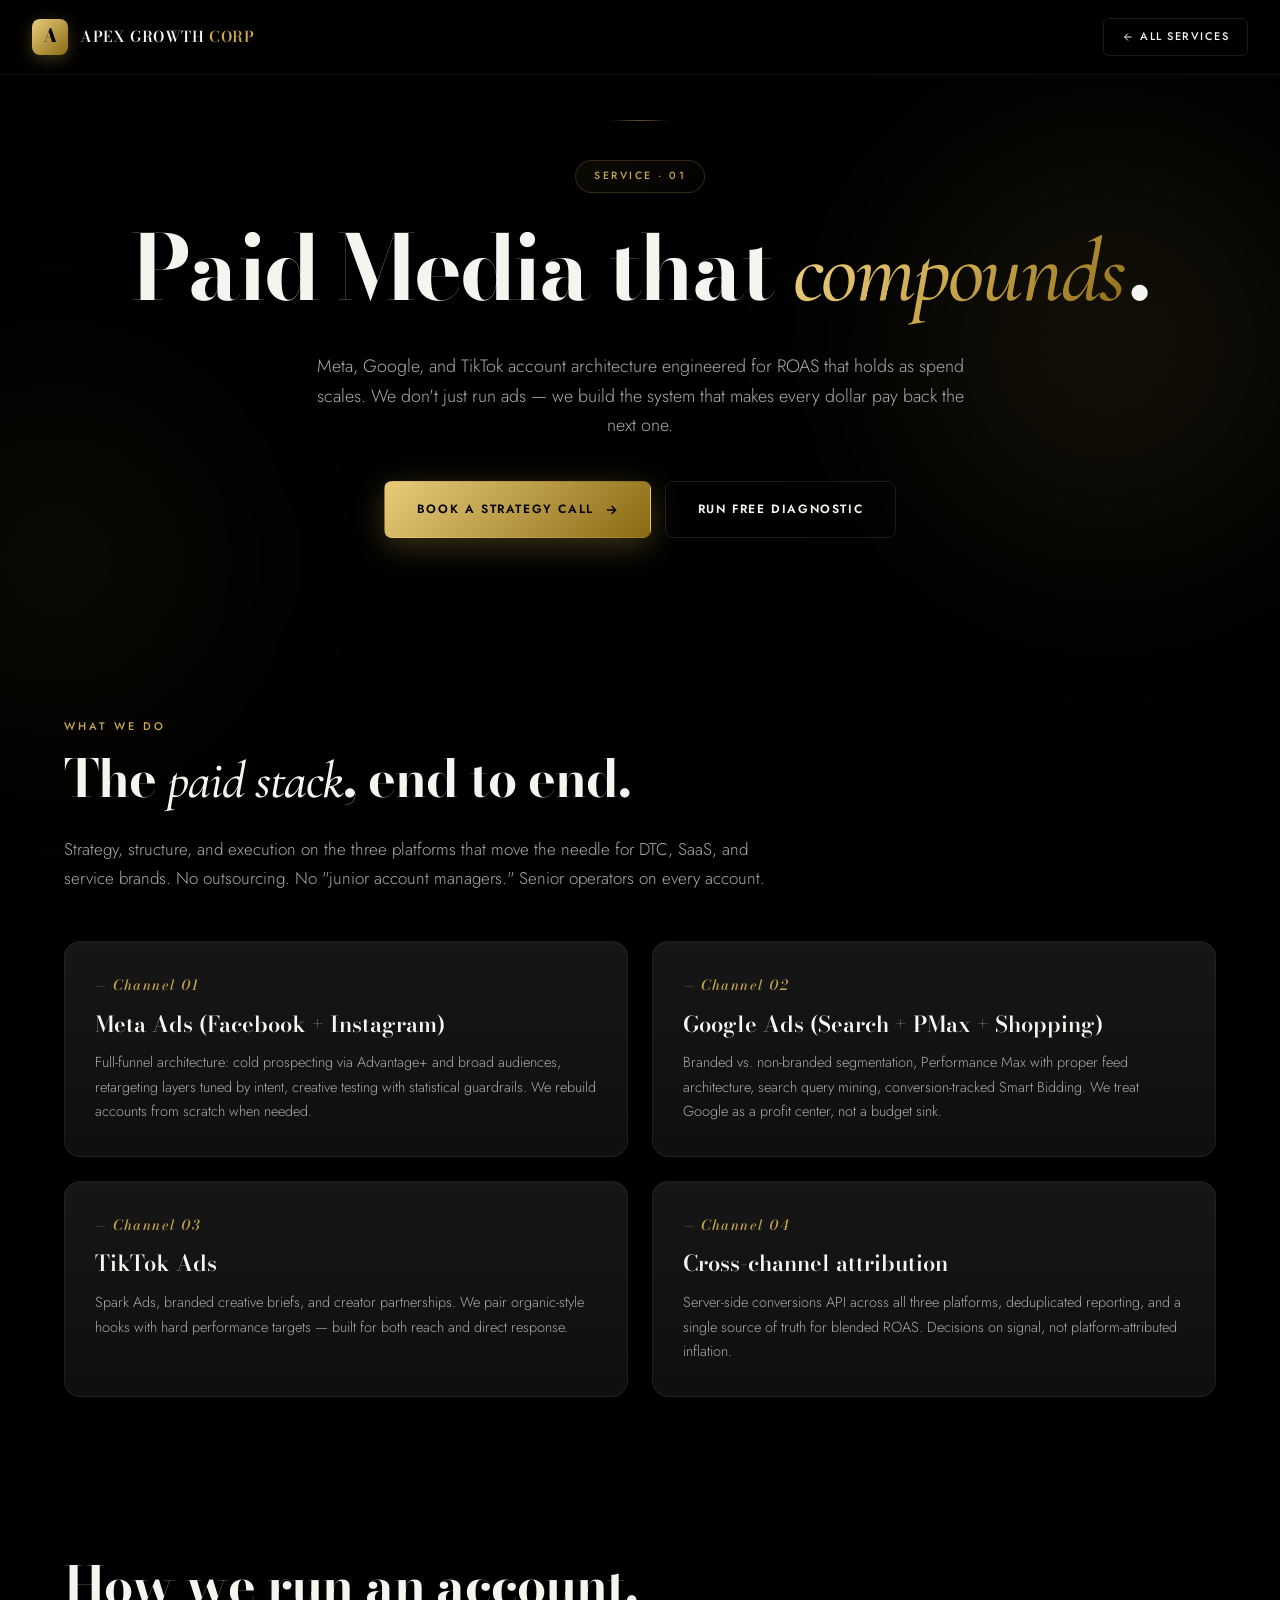
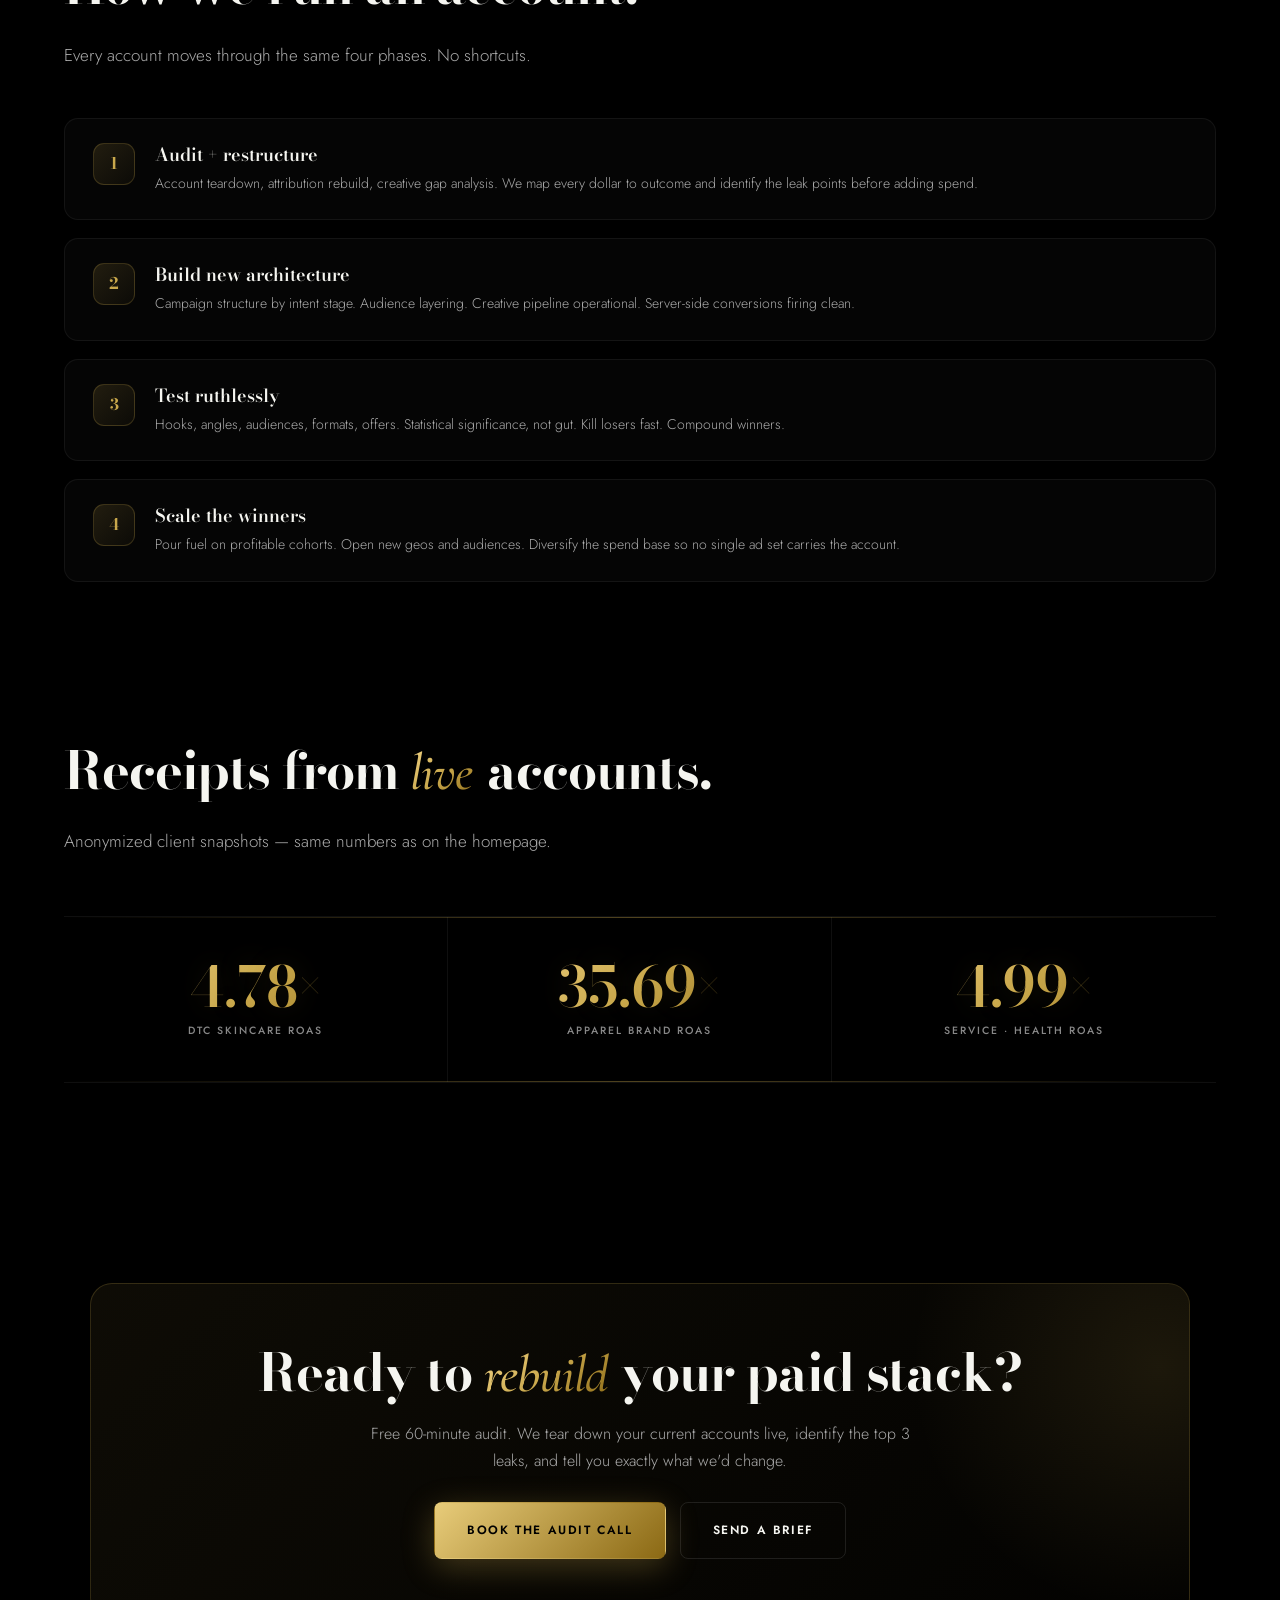
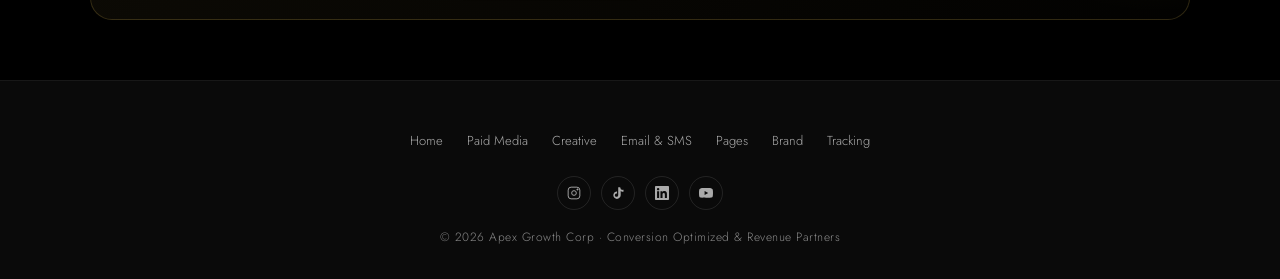
<file: services/paid-media.html>
<!DOCTYPE html>
<html lang="en">
<head>
<meta charset="UTF-8" />
<meta name="viewport" content="width=device-width, initial-scale=1.0, maximum-scale=5.0, viewport-fit=cover" />
<meta name="theme-color" content="#000000" />
<title>Paid Media Management — Meta, Google, TikTok Ads | Apex Growth Corp</title>
<meta name="description" content="Performance paid media management on Meta, Google, and TikTok. Account architecture engineered for compounding ROAS — from cold prospecting to bottom-funnel conversion. Apex Growth Corp delivered 4.78×, 35.69×, and 4.99× ROAS for active partners." />
<meta name="keywords" content="paid media agency, Meta Ads management, Facebook Ads agency, Google Ads management, TikTok Ads agency, performance marketing, ROAS optimization, paid social, PPC management, paid acquisition, DTC paid media" />
<meta name="robots" content="index, follow, max-image-preview:large" />
<link rel="canonical" href="https://apexgrowthcorp.com/services/paid-media" />
<link rel="icon" type="image/svg+xml" href="data:image/svg+xml,%3Csvg xmlns='http://www.w3.org/2000/svg' viewBox='0 0 100 100'%3E%3Cdefs%3E%3ClinearGradient id='g' x1='0' y1='0' x2='1' y2='1'%3E%3Cstop offset='0' stop-color='%23F4D78A'/%3E%3Cstop offset='1' stop-color='%238B6914'/%3E%3C/linearGradient%3E%3C/defs%3E%3Crect width='100' height='100' rx='22' fill='url(%23g)'/%3E%3Ctext x='50' y='75' font-family='Georgia,serif' font-size='72' font-weight='900' text-anchor='middle' fill='%23000'%3EA%3C/text%3E%3C/svg%3E"/>
<meta property="og:title" content="Paid Media Management — Apex Growth Corp" />
<meta property="og:description" content="Meta, Google, TikTok account architecture engineered for compounding ROAS." />
<meta property="og:type" content="article" />
<meta property="og:url" content="https://apexgrowthcorp.com/services/paid-media" />
<script type="application/ld+json">{"@context":"https://schema.org","@type":"Service","serviceType":"Paid Media Management","provider":{"@type":"Organization","name":"Apex Growth Corp","url":"https://apexgrowthcorp.com"},"description":"Meta, Google, and TikTok ad account architecture for compounding ROAS.","areaServed":"Worldwide"}</script>
<link rel="preconnect" href="https://fonts.googleapis.com">
<link rel="preconnect" href="https://fonts.gstatic.com" crossorigin>
<link href="https://fonts.googleapis.com/css2?family=Bodoni+Moda:ital,wght@0,400;0,500;0,600;0,700;0,800;1,400&family=Cormorant+Garamond:ital,wght@1,500;1,600&family=Jost:wght@300;400;500;600;700&display=swap" rel="stylesheet">
<link rel="stylesheet" href="_shared.css">
</head>
<body>

<div class="bg-fixed"><div class="orb orb-1"></div><div class="orb orb-2"></div></div>

<nav class="nav">
  <a href="/" class="nav-logo"><div class="nav-mark">A</div><div class="nav-name">APEX GROWTH <span>CORP</span></div></a>
  <a href="/" class="nav-back"><svg width="12" height="12" viewBox="0 0 24 24" fill="none" stroke="currentColor" stroke-width="2"><path d="M19 12H5m7-7l-7 7 7 7"/></svg> All Services</a>
</nav>

<header class="svc-hero">
  <div class="svc-tag">Service · 01</div>
  <h1>Paid Media that <span class="italic gradient-text">compounds</span>.</h1>
  <p class="lead">Meta, Google, and TikTok account architecture engineered for ROAS that holds as spend scales. We don't just run ads — we build the system that makes every dollar pay back the next one.</p>
  <div class="svc-cta">
    <a href="https://calendly.com/apex-growthco/30min" target="_blank" rel="noopener" class="btn btn-primary">Book a Strategy Call <svg width="14" height="14" viewBox="0 0 24 24" fill="none" stroke="currentColor" stroke-width="2.5"><path d="M5 12h14M13 5l7 7-7 7"/></svg></a>
    <a href="/#diagnostic" class="btn btn-ghost">Run Free Diagnostic</a>
  </div>
</header>

<section class="svc-section reveal">
  <div class="h-eyebrow" style="margin-bottom:14px">What we do</div>
  <h2>The <span class="italic">paid stack</span>, end to end.</h2>
  <p class="lead">Strategy, structure, and execution on the three platforms that move the needle for DTC, SaaS, and service brands. No outsourcing. No "junior account managers." Senior operators on every account.</p>
  <div class="svc-grid">
    <div class="svc-card"><div class="num">— Channel 01</div><h3>Meta Ads (Facebook + Instagram)</h3><p>Full-funnel architecture: cold prospecting via Advantage+ and broad audiences, retargeting layers tuned by intent, creative testing with statistical guardrails. We rebuild accounts from scratch when needed.</p></div>
    <div class="svc-card"><div class="num">— Channel 02</div><h3>Google Ads (Search + PMax + Shopping)</h3><p>Branded vs. non-branded segmentation, Performance Max with proper feed architecture, search query mining, conversion-tracked Smart Bidding. We treat Google as a profit center, not a budget sink.</p></div>
    <div class="svc-card"><div class="num">— Channel 03</div><h3>TikTok Ads</h3><p>Spark Ads, branded creative briefs, and creator partnerships. We pair organic-style hooks with hard performance targets — built for both reach and direct response.</p></div>
    <div class="svc-card"><div class="num">— Channel 04</div><h3>Cross-channel attribution</h3><p>Server-side conversions API across all three platforms, deduplicated reporting, and a single source of truth for blended ROAS. Decisions on signal, not platform-attributed inflation.</p></div>
  </div>
</section>

<section class="svc-section reveal">
  <h2>How we run an account.</h2>
  <p class="lead">Every account moves through the same four phases. No shortcuts.</p>
  <div class="svc-stack">
    <div class="svc-stack-item"><div class="ico">1</div><div><h4>Audit + restructure</h4><p>Account teardown, attribution rebuild, creative gap analysis. We map every dollar to outcome and identify the leak points before adding spend.</p></div></div>
    <div class="svc-stack-item"><div class="ico">2</div><div><h4>Build new architecture</h4><p>Campaign structure by intent stage. Audience layering. Creative pipeline operational. Server-side conversions firing clean.</p></div></div>
    <div class="svc-stack-item"><div class="ico">3</div><div><h4>Test ruthlessly</h4><p>Hooks, angles, audiences, formats, offers. Statistical significance, not gut. Kill losers fast. Compound winners.</p></div></div>
    <div class="svc-stack-item"><div class="ico">4</div><div><h4>Scale the winners</h4><p>Pour fuel on profitable cohorts. Open new geos and audiences. Diversify the spend base so no single ad set carries the account.</p></div></div>
  </div>
</section>

<section class="svc-section reveal">
  <h2>Receipts from <span class="italic gradient-text">live</span> accounts.</h2>
  <p class="lead">Anonymized client snapshots — same numbers as on the homepage.</p>
  <div class="svc-stats-row">
    <div class="stat"><div class="v">4.78×</div><div class="l">DTC Skincare ROAS</div></div>
    <div class="stat"><div class="v">35.69×</div><div class="l">Apparel Brand ROAS</div></div>
    <div class="stat"><div class="v">4.99×</div><div class="l">Service · Health ROAS</div></div>
  </div>
</section>

<section class="svc-cta-block reveal">
  <h2>Ready to <span class="italic gradient-text">rebuild</span> your paid stack?</h2>
  <p>Free 60-minute audit. We tear down your current accounts live, identify the top 3 leaks, and tell you exactly what we'd change.</p>
  <div class="svc-cta">
    <a href="https://calendly.com/apex-growthco/30min" target="_blank" rel="noopener" class="btn btn-primary">Book the Audit Call</a>
    <a href="/#contact" class="btn btn-ghost">Send a Brief</a>
  </div>
</section>

<footer class="svc-foot">
  <div class="links">
    <a href="/">Home</a><a href="/services/paid-media">Paid Media</a><a href="/services/creative-studio">Creative</a><a href="/services/email-sms">Email & SMS</a><a href="/services/conversion-pages">Pages</a><a href="/services/brand-positioning">Brand</a><a href="/services/tracking-attribution">Tracking</a>
  </div>
  <div class="socials">
    <a href="https://www.instagram.com/apexgrowthcorp" target="_blank" rel="noopener" aria-label="Instagram"><svg width="14" height="14" viewBox="0 0 24 24" fill="none" stroke="currentColor" stroke-width="1.6"><rect x="2" y="2" width="20" height="20" rx="5"/><circle cx="12" cy="12" r="4"/><circle cx="18" cy="6" r="1" fill="currentColor"/></svg></a>
    <a href="https://www.tiktok.com/@apexgrowthco" target="_blank" rel="noopener" aria-label="TikTok"><svg width="14" height="14" viewBox="0 0 24 24" fill="currentColor"><path d="M19.59 6.69a4.83 4.83 0 0 1-3.77-4.25V2h-3.45v13.67a2.89 2.89 0 0 1-5.2 1.74 2.89 2.89 0 0 1 2.31-4.64 2.93 2.93 0 0 1 .88.13V9.4a6.84 6.84 0 0 0-1-.05A6.33 6.33 0 0 0 5.8 20.1a6.34 6.34 0 0 0 10.86-4.43V8.42a8.16 8.16 0 0 0 4.77 1.52v-3.4a4.85 4.85 0 0 1-1.84-.31z"/></svg></a>
    <a href="https://www.linkedin.com/company/apex-growth-corp" target="_blank" rel="noopener" aria-label="LinkedIn"><svg width="14" height="14" viewBox="0 0 24 24" fill="currentColor"><path d="M20.45 20.45h-3.55v-5.57c0-1.33-.02-3.04-1.85-3.04-1.85 0-2.13 1.45-2.13 2.94v5.67H9.36V9h3.41v1.56h.05c.48-.9 1.64-1.85 3.37-1.85 3.6 0 4.27 2.37 4.27 5.45v6.29zM5.34 7.43a2.06 2.06 0 1 1 0-4.12 2.06 2.06 0 0 1 0 4.12zM7.12 20.45H3.56V9h3.56v11.45zM22.22 0H1.77C.79 0 0 .77 0 1.72v20.56C0 23.23.79 24 1.77 24h20.45C23.21 24 24 23.23 24 22.28V1.72C24 .77 23.21 0 22.22 0z"/></svg></a>
    <a href="https://www.youtube.com/@apexgrowthcorp" target="_blank" rel="noopener" aria-label="YouTube"><svg width="14" height="14" viewBox="0 0 24 24" fill="currentColor"><path d="M23.5 6.2a3 3 0 0 0-2.1-2.1C19.5 3.6 12 3.6 12 3.6s-7.5 0-9.4.5A3 3 0 0 0 .5 6.2C0 8.1 0 12 0 12s0 3.9.5 5.8a3 3 0 0 0 2.1 2.1c1.9.5 9.4.5 9.4.5s7.5 0 9.4-.5a3 3 0 0 0 2.1-2.1c.5-1.9.5-5.8.5-5.8s0-3.9-.5-5.8zM9.6 15.6V8.4l6.2 3.6-6.2 3.6z"/></svg></a>
  </div>
  <p>© 2026 Apex Growth Corp · Conversion Optimized & Revenue Partners</p>
</footer>

<script>
const io=new IntersectionObserver(es=>es.forEach(e=>{if(e.isIntersecting){e.target.classList.add('in');io.unobserve(e.target)}}),{threshold:.1,rootMargin:'0px 0px -50px 0px'});document.querySelectorAll('.reveal').forEach(el=>io.observe(el));
document.querySelectorAll('.svc-card').forEach(el=>el.addEventListener('mousemove',e=>{const r=el.getBoundingClientRect();el.style.setProperty('--mx',(e.clientX-r.left)+'px');el.style.setProperty('--my',(e.clientY-r.top)+'px')}));
</script>
</body>
</html>
</file>
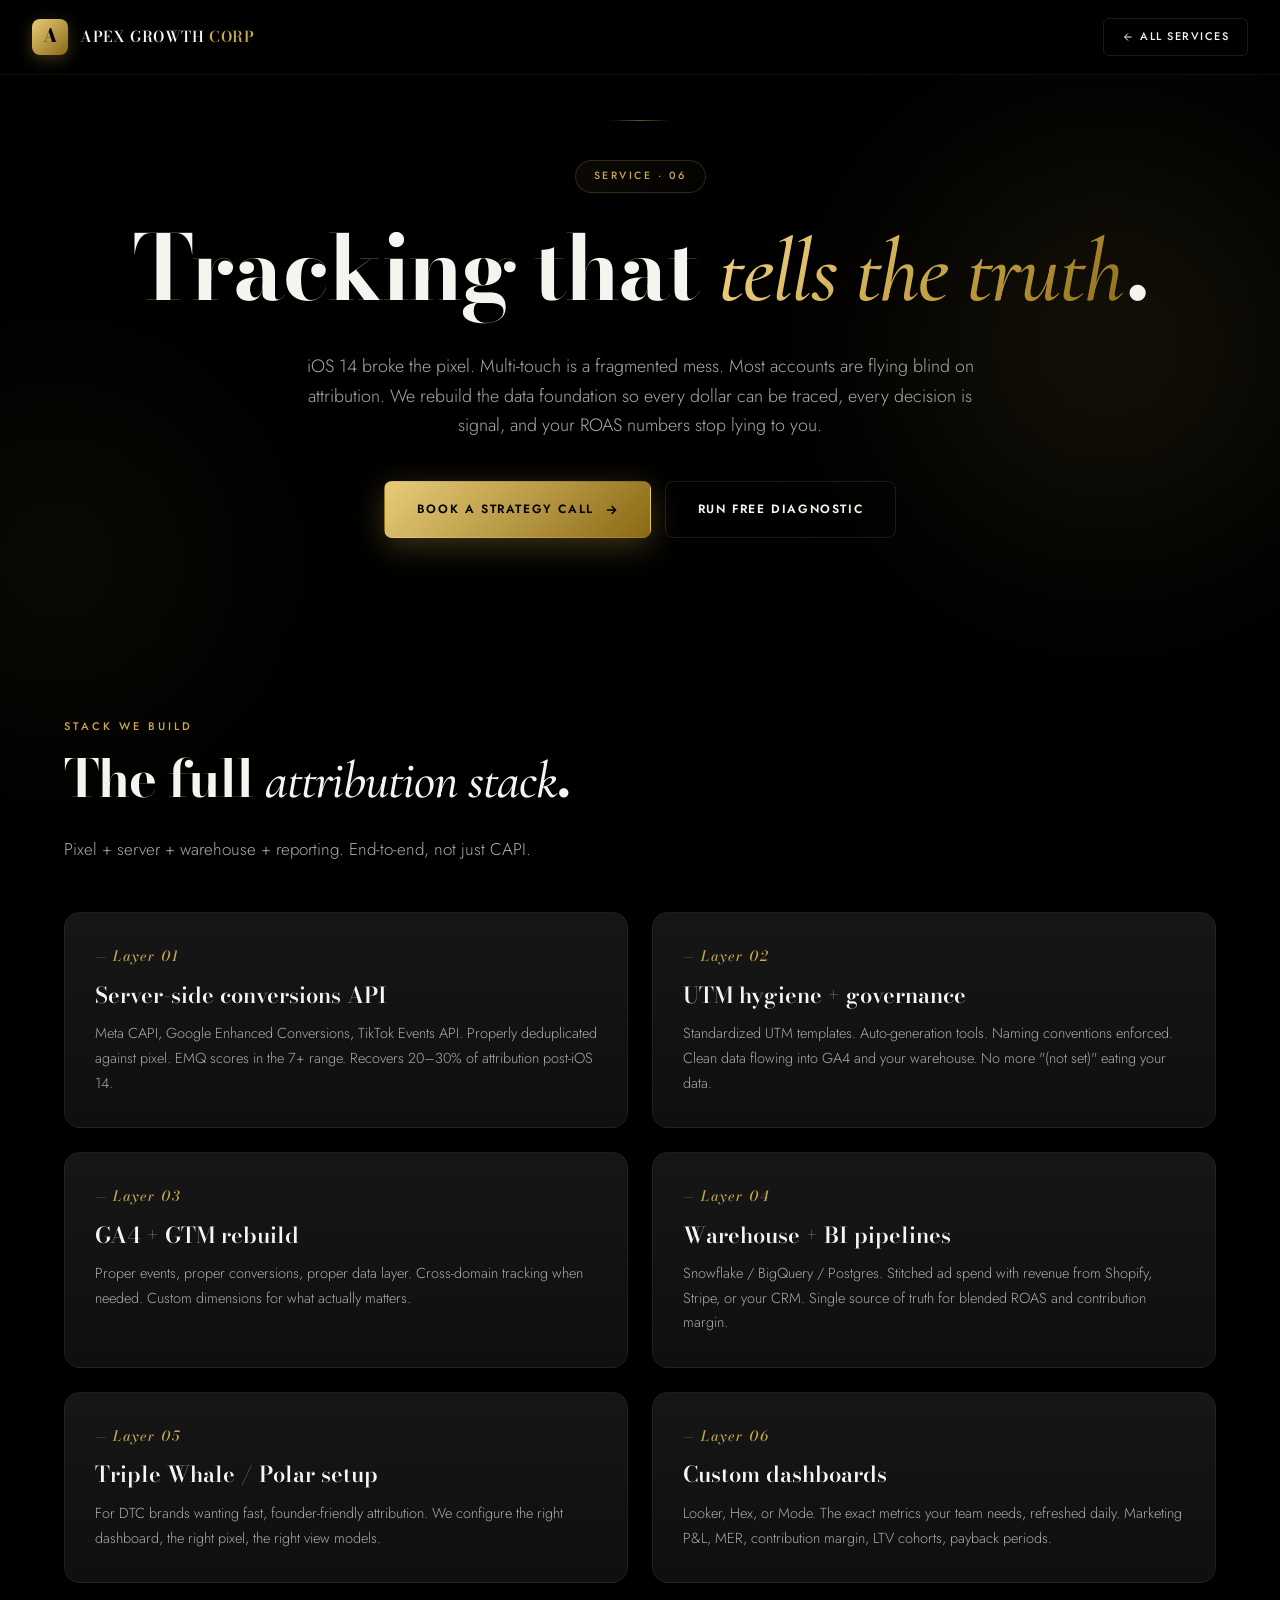
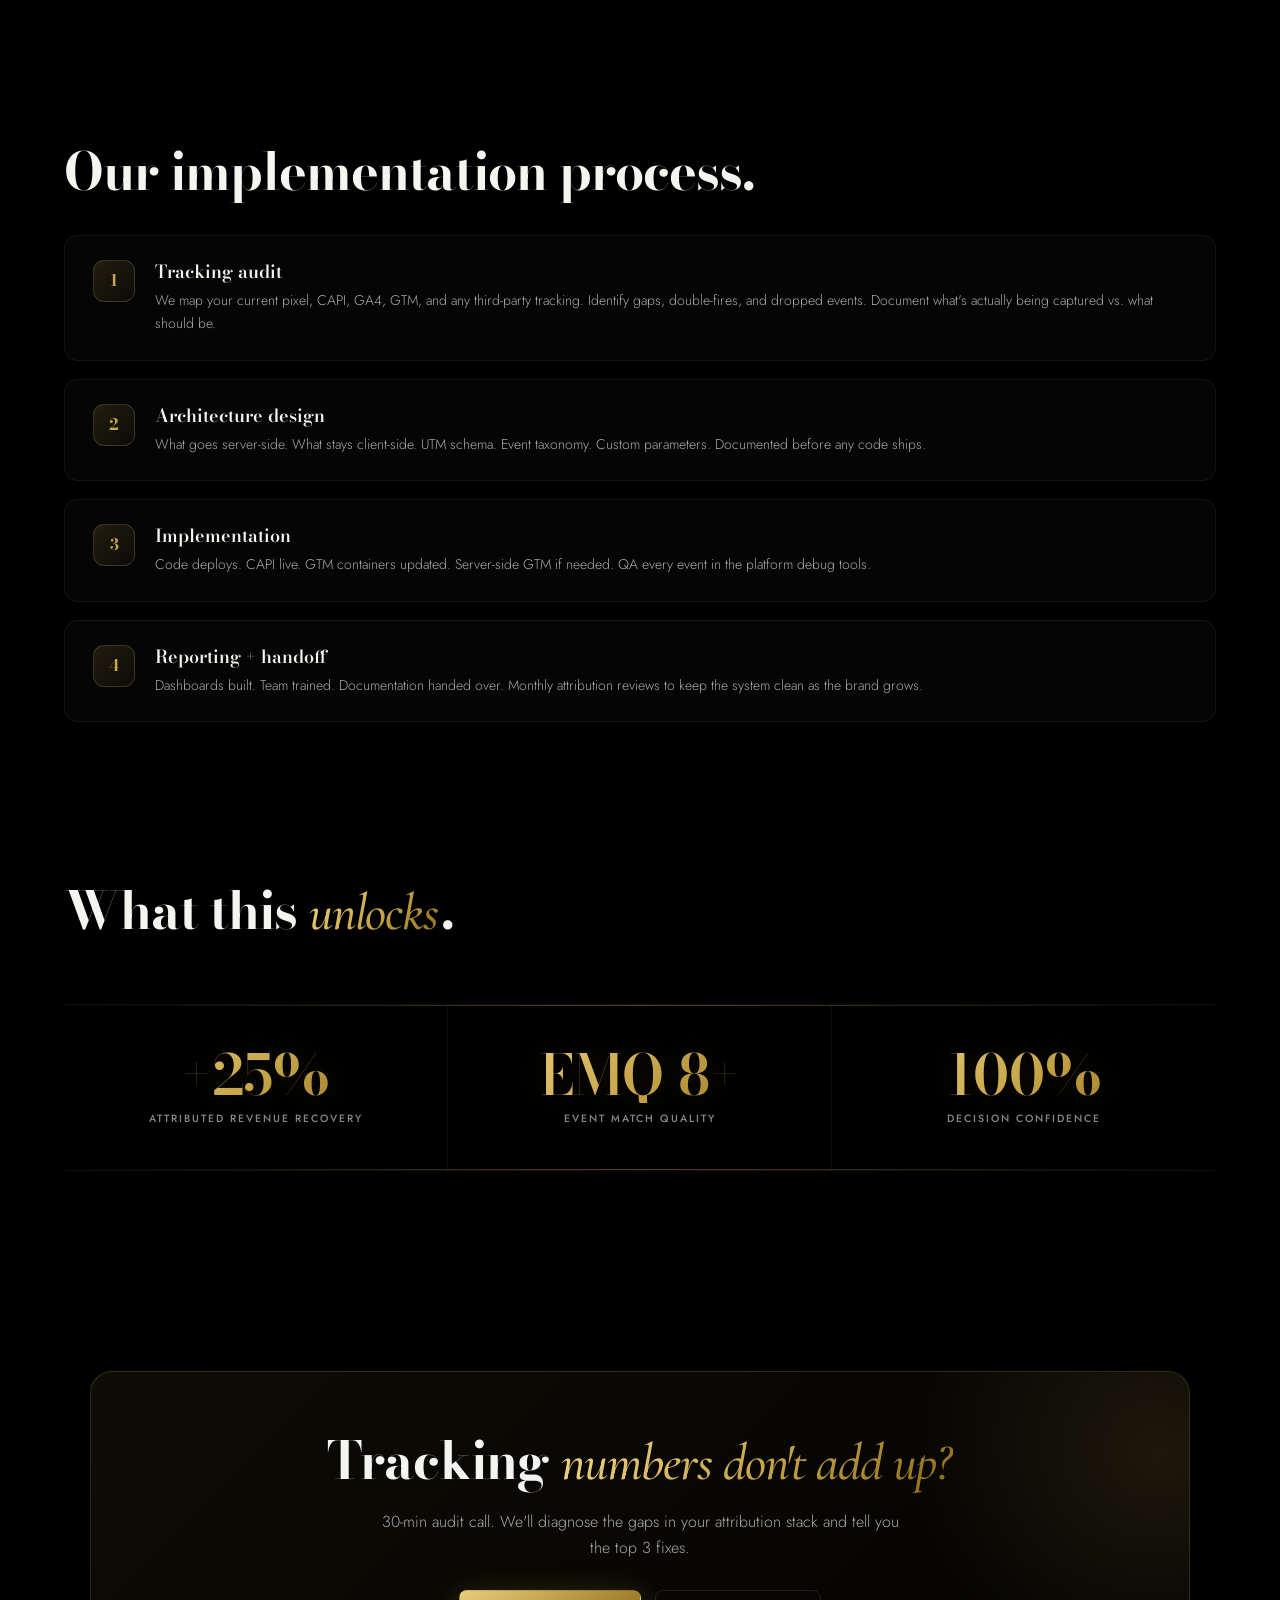
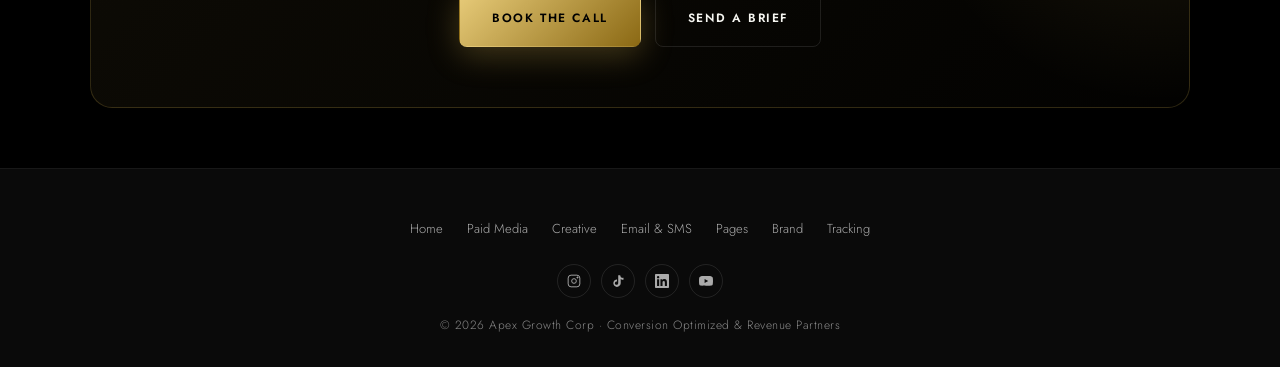
<file: services/tracking-attribution.html>
<!DOCTYPE html>
<html lang="en">
<head>
<meta charset="UTF-8" />
<meta name="viewport" content="width=device-width, initial-scale=1.0, maximum-scale=5.0, viewport-fit=cover" />
<meta name="theme-color" content="#000000" />
<title>Tracking & Attribution — Server-Side CAPI, UTM Hygiene | Apex Growth Corp</title>
<meta name="description" content="Server-side conversions API, UTM hygiene, CRM and warehouse pipelines. Rebuild your data foundation so every decision is signal, not noise. Apex Growth Corp." />
<meta name="keywords" content="server-side tracking, conversions API, CAPI implementation, attribution agency, marketing attribution, UTM tracking, GA4 setup, GTM implementation, iOS 14 tracking, Meta CAPI, post-iOS 14 attribution" />
<meta name="robots" content="index, follow, max-image-preview:large" />
<link rel="canonical" href="https://apexgrowthcorp.com/services/tracking-attribution" />
<link rel="icon" type="image/svg+xml" href="data:image/svg+xml,%3Csvg xmlns='http://www.w3.org/2000/svg' viewBox='0 0 100 100'%3E%3Cdefs%3E%3ClinearGradient id='g' x1='0' y1='0' x2='1' y2='1'%3E%3Cstop offset='0' stop-color='%23F4D78A'/%3E%3Cstop offset='1' stop-color='%238B6914'/%3E%3C/linearGradient%3E%3C/defs%3E%3Crect width='100' height='100' rx='22' fill='url(%23g)'/%3E%3Ctext x='50' y='75' font-family='Georgia,serif' font-size='72' font-weight='900' text-anchor='middle' fill='%23000'%3EA%3C/text%3E%3C/svg%3E"/>
<meta property="og:title" content="Tracking & Attribution — Apex Growth Corp" />
<meta property="og:description" content="Server-side CAPI, UTM hygiene, attribution rebuild. Decisions on signal, not noise." />
<meta property="og:type" content="article" />
<meta property="og:url" content="https://apexgrowthcorp.com/services/tracking-attribution" />
<script type="application/ld+json">{"@context":"https://schema.org","@type":"Service","serviceType":"Tracking & Attribution","provider":{"@type":"Organization","name":"Apex Growth Corp"},"description":"Server-side tracking, conversions API setup, and attribution rebuild."}</script>
<link rel="preconnect" href="https://fonts.googleapis.com">
<link rel="preconnect" href="https://fonts.gstatic.com" crossorigin>
<link href="https://fonts.googleapis.com/css2?family=Bodoni+Moda:ital,wght@0,400;0,500;0,600;0,700;0,800;1,400&family=Cormorant+Garamond:ital,wght@1,500;1,600&family=Jost:wght@300;400;500;600;700&display=swap" rel="stylesheet">
<link rel="stylesheet" href="_shared.css">
</head>
<body>
<div class="bg-fixed"><div class="orb orb-1"></div><div class="orb orb-2"></div></div>
<nav class="nav">
  <a href="/" class="nav-logo"><div class="nav-mark">A</div><div class="nav-name">APEX GROWTH <span>CORP</span></div></a>
  <a href="/" class="nav-back"><svg width="12" height="12" viewBox="0 0 24 24" fill="none" stroke="currentColor" stroke-width="2"><path d="M19 12H5m7-7l-7 7 7 7"/></svg> All Services</a>
</nav>

<header class="svc-hero">
  <div class="svc-tag">Service · 06</div>
  <h1>Tracking that <span class="italic gradient-text">tells the truth</span>.</h1>
  <p class="lead">iOS 14 broke the pixel. Multi-touch is a fragmented mess. Most accounts are flying blind on attribution. We rebuild the data foundation so every dollar can be traced, every decision is signal, and your ROAS numbers stop lying to you.</p>
  <div class="svc-cta">
    <a href="https://calendly.com/apex-growthco/30min" target="_blank" rel="noopener" class="btn btn-primary">Book a Strategy Call <svg width="14" height="14" viewBox="0 0 24 24" fill="none" stroke="currentColor" stroke-width="2.5"><path d="M5 12h14M13 5l7 7-7 7"/></svg></a>
    <a href="/#diagnostic" class="btn btn-ghost">Run Free Diagnostic</a>
  </div>
</header>

<section class="svc-section reveal">
  <div class="h-eyebrow" style="margin-bottom:14px">Stack we build</div>
  <h2>The full <span class="italic">attribution stack</span>.</h2>
  <p class="lead">Pixel + server + warehouse + reporting. End-to-end, not just CAPI.</p>
  <div class="svc-grid">
    <div class="svc-card"><div class="num">— Layer 01</div><h3>Server-side conversions API</h3><p>Meta CAPI, Google Enhanced Conversions, TikTok Events API. Properly deduplicated against pixel. EMQ scores in the 7+ range. Recovers 20–30% of attribution post-iOS 14.</p></div>
    <div class="svc-card"><div class="num">— Layer 02</div><h3>UTM hygiene + governance</h3><p>Standardized UTM templates. Auto-generation tools. Naming conventions enforced. Clean data flowing into GA4 and your warehouse. No more "(not set)" eating your data.</p></div>
    <div class="svc-card"><div class="num">— Layer 03</div><h3>GA4 + GTM rebuild</h3><p>Proper events, proper conversions, proper data layer. Cross-domain tracking when needed. Custom dimensions for what actually matters.</p></div>
    <div class="svc-card"><div class="num">— Layer 04</div><h3>Warehouse + BI pipelines</h3><p>Snowflake / BigQuery / Postgres. Stitched ad spend with revenue from Shopify, Stripe, or your CRM. Single source of truth for blended ROAS and contribution margin.</p></div>
    <div class="svc-card"><div class="num">— Layer 05</div><h3>Triple Whale / Polar setup</h3><p>For DTC brands wanting fast, founder-friendly attribution. We configure the right dashboard, the right pixel, the right view models.</p></div>
    <div class="svc-card"><div class="num">— Layer 06</div><h3>Custom dashboards</h3><p>Looker, Hex, or Mode. The exact metrics your team needs, refreshed daily. Marketing P&amp;L, MER, contribution margin, LTV cohorts, payback periods.</p></div>
  </div>
</section>

<section class="svc-section reveal">
  <h2>Our implementation process.</h2>
  <div class="svc-stack">
    <div class="svc-stack-item"><div class="ico">1</div><div><h4>Tracking audit</h4><p>We map your current pixel, CAPI, GA4, GTM, and any third-party tracking. Identify gaps, double-fires, and dropped events. Document what's actually being captured vs. what should be.</p></div></div>
    <div class="svc-stack-item"><div class="ico">2</div><div><h4>Architecture design</h4><p>What goes server-side. What stays client-side. UTM schema. Event taxonomy. Custom parameters. Documented before any code ships.</p></div></div>
    <div class="svc-stack-item"><div class="ico">3</div><div><h4>Implementation</h4><p>Code deploys. CAPI live. GTM containers updated. Server-side GTM if needed. QA every event in the platform debug tools.</p></div></div>
    <div class="svc-stack-item"><div class="ico">4</div><div><h4>Reporting + handoff</h4><p>Dashboards built. Team trained. Documentation handed over. Monthly attribution reviews to keep the system clean as the brand grows.</p></div></div>
  </div>
</section>

<section class="svc-section reveal">
  <h2>What this <span class="italic gradient-text">unlocks</span>.</h2>
  <div class="svc-stats-row">
    <div class="stat"><div class="v">+25%</div><div class="l">Attributed revenue recovery</div></div>
    <div class="stat"><div class="v">EMQ 8+</div><div class="l">Event match quality</div></div>
    <div class="stat"><div class="v">100%</div><div class="l">Decision confidence</div></div>
  </div>
</section>

<section class="svc-cta-block reveal">
  <h2>Tracking <span class="italic gradient-text">numbers don't add up?</span></h2>
  <p>30-min audit call. We'll diagnose the gaps in your attribution stack and tell you the top 3 fixes.</p>
  <div class="svc-cta">
    <a href="https://calendly.com/apex-growthco/30min" target="_blank" rel="noopener" class="btn btn-primary">Book the Call</a>
    <a href="/#contact" class="btn btn-ghost">Send a Brief</a>
  </div>
</section>

<footer class="svc-foot">
  <div class="links"><a href="/">Home</a><a href="/services/paid-media">Paid Media</a><a href="/services/creative-studio">Creative</a><a href="/services/email-sms">Email & SMS</a><a href="/services/conversion-pages">Pages</a><a href="/services/brand-positioning">Brand</a><a href="/services/tracking-attribution">Tracking</a></div>
  <div class="socials">
    <a href="https://www.instagram.com/apexgrowthcorp" target="_blank" rel="noopener" aria-label="Instagram"><svg width="14" height="14" viewBox="0 0 24 24" fill="none" stroke="currentColor" stroke-width="1.6"><rect x="2" y="2" width="20" height="20" rx="5"/><circle cx="12" cy="12" r="4"/><circle cx="18" cy="6" r="1" fill="currentColor"/></svg></a>
    <a href="https://www.tiktok.com/@apexgrowthco" target="_blank" rel="noopener" aria-label="TikTok"><svg width="14" height="14" viewBox="0 0 24 24" fill="currentColor"><path d="M19.59 6.69a4.83 4.83 0 0 1-3.77-4.25V2h-3.45v13.67a2.89 2.89 0 0 1-5.2 1.74 2.89 2.89 0 0 1 2.31-4.64 2.93 2.93 0 0 1 .88.13V9.4a6.84 6.84 0 0 0-1-.05A6.33 6.33 0 0 0 5.8 20.1a6.34 6.34 0 0 0 10.86-4.43V8.42a8.16 8.16 0 0 0 4.77 1.52v-3.4a4.85 4.85 0 0 1-1.84-.31z"/></svg></a>
    <a href="https://www.linkedin.com/company/apex-growth-corp" target="_blank" rel="noopener" aria-label="LinkedIn"><svg width="14" height="14" viewBox="0 0 24 24" fill="currentColor"><path d="M20.45 20.45h-3.55v-5.57c0-1.33-.02-3.04-1.85-3.04-1.85 0-2.13 1.45-2.13 2.94v5.67H9.36V9h3.41v1.56h.05c.48-.9 1.64-1.85 3.37-1.85 3.6 0 4.27 2.37 4.27 5.45v6.29zM5.34 7.43a2.06 2.06 0 1 1 0-4.12 2.06 2.06 0 0 1 0 4.12zM7.12 20.45H3.56V9h3.56v11.45zM22.22 0H1.77C.79 0 0 .77 0 1.72v20.56C0 23.23.79 24 1.77 24h20.45C23.21 24 24 23.23 24 22.28V1.72C24 .77 23.21 0 22.22 0z"/></svg></a>
    <a href="https://www.youtube.com/@apexgrowthcorp" target="_blank" rel="noopener" aria-label="YouTube"><svg width="14" height="14" viewBox="0 0 24 24" fill="currentColor"><path d="M23.5 6.2a3 3 0 0 0-2.1-2.1C19.5 3.6 12 3.6 12 3.6s-7.5 0-9.4.5A3 3 0 0 0 .5 6.2C0 8.1 0 12 0 12s0 3.9.5 5.8a3 3 0 0 0 2.1 2.1c1.9.5 9.4.5 9.4.5s7.5 0 9.4-.5a3 3 0 0 0 2.1-2.1c.5-1.9.5-5.8.5-5.8s0-3.9-.5-5.8zM9.6 15.6V8.4l6.2 3.6-6.2 3.6z"/></svg></a>
  </div>
  <p>© 2026 Apex Growth Corp · Conversion Optimized & Revenue Partners</p>
</footer>

<script>
const io=new IntersectionObserver(es=>es.forEach(e=>{if(e.isIntersecting){e.target.classList.add('in');io.unobserve(e.target)}}),{threshold:.1,rootMargin:'0px 0px -50px 0px'});document.querySelectorAll('.reveal').forEach(el=>io.observe(el));
document.querySelectorAll('.svc-card').forEach(el=>el.addEventListener('mousemove',e=>{const r=el.getBoundingClientRect();el.style.setProperty('--mx',(e.clientX-r.left)+'px');el.style.setProperty('--my',(e.clientY-r.top)+'px')}));
</script>
</body>
</html>
</file>
<file: services/_shared.css>
/* Shared styles for service sub-pages — extends index.html design system */
:root{
  --black:#000;--black-1:#0a0a0a;--black-2:#0f0f0f;--black-3:#161616;--black-4:#1c1c1c;
  --gold:#C9A84C;--gold-light:#E8CC7A;--gold-bright:#F4D78A;--gold-dark:#8B6914;
  --white:#FFFFFF;--off-white:#F5F5F0;
  --gray:#888;--gray-2:#aaa;--gray-3:#555;
  --border:rgba(255,255,255,.06);--border-2:rgba(255,255,255,.1);
  --border-gold:rgba(201,168,76,.22);--border-gold-strong:rgba(201,168,76,.5);
  --serif:'Bodoni Moda',serif;--serif-italic:'Cormorant Garamond','Bodoni Moda',serif;
  --sans:'Jost',sans-serif;
  --ease:cubic-bezier(.16,1,.3,1);
}
*,*::before,*::after{box-sizing:border-box;margin:0;padding:0}
html,body{overflow-x:hidden;width:100%;max-width:100vw}
html{scroll-behavior:smooth;-webkit-text-size-adjust:100%}
body{background:var(--black);color:var(--off-white);font-family:var(--sans);font-weight:300;line-height:1.6;-webkit-font-smoothing:antialiased;min-height:100vh}
::selection{background:var(--gold);color:var(--black)}
img,svg{display:block;max-width:100%;height:auto}
a{color:inherit;text-decoration:none}
button{font-family:inherit;cursor:pointer;border:none;background:none;color:inherit}

.italic{font-family:var(--serif-italic);font-style:italic;font-weight:500}
.gradient-text{background:linear-gradient(135deg,var(--gold-bright) 0%,var(--gold) 50%,var(--gold-dark) 100%);-webkit-background-clip:text;background-clip:text;-webkit-text-fill-color:transparent;padding-right:.05em}
.h-eyebrow{font-family:var(--sans);font-size:11px;font-weight:500;letter-spacing:3px;text-transform:uppercase;color:var(--gold)}

.bg-fixed{position:fixed;inset:0;z-index:0;pointer-events:none;background:var(--black);overflow:hidden}
.orb{position:absolute;border-radius:50%;filter:blur(80px)}
.orb-1{top:5%;right:-10%;width:600px;height:600px;background:radial-gradient(circle,rgba(201,168,76,.13),transparent 70%);animation:orbFloat 18s ease-in-out infinite}
.orb-2{bottom:10%;left:-15%;width:500px;height:500px;background:radial-gradient(circle,rgba(201,168,76,.08),transparent 70%);animation:orbFloat 22s ease-in-out infinite reverse}
@keyframes orbFloat{50%{transform:translate(60px,-50px) scale(1.1)}}

.nav{position:fixed;top:0;left:0;right:0;z-index:1000;padding:18px 32px;display:flex;align-items:center;justify-content:space-between;transition:all .4s var(--ease);background:rgba(0,0,0,.6);backdrop-filter:blur(16px);-webkit-backdrop-filter:blur(16px);border-bottom:1px solid var(--border)}
.nav-logo{display:flex;align-items:center;gap:12px;min-width:0}
.nav-mark{width:36px;height:36px;border-radius:8px;background:linear-gradient(135deg,var(--gold-light),var(--gold-dark));display:flex;align-items:center;justify-content:center;font-family:var(--serif);font-weight:800;font-size:18px;color:var(--black);box-shadow:0 4px 16px rgba(201,168,76,.3);flex-shrink:0}
.nav-name{font-family:var(--serif);font-size:15px;font-weight:600;letter-spacing:.6px;color:var(--off-white)}
.nav-name span{color:var(--gold)}
.nav-back{padding:9px 18px;border:1px solid var(--border-2);color:var(--off-white);border-radius:6px;font-size:11px;font-weight:500;letter-spacing:1.5px;text-transform:uppercase;transition:all .35s;display:flex;align-items:center;gap:6px}
.nav-back:hover{border-color:var(--gold);color:var(--gold)}

.svc-hero{padding:160px 24px 100px;max-width:1100px;margin:0 auto;position:relative;z-index:2;text-align:center}
.svc-hero::before{content:'';position:absolute;top:120px;left:50%;transform:translateX(-50%);width:60px;height:1px;background:linear-gradient(90deg,transparent,var(--gold),transparent);opacity:.5}
.svc-tag{display:inline-block;padding:7px 18px;border:1px solid var(--border-gold);border-radius:100px;font-size:10.5px;letter-spacing:2.5px;text-transform:uppercase;color:var(--gold);margin-bottom:28px;font-weight:500;background:linear-gradient(135deg,rgba(201,168,76,.06),rgba(201,168,76,.01));backdrop-filter:blur(6px)}
.svc-hero h1{font-size:clamp(44px,7vw,96px);font-family:var(--serif);font-weight:700;line-height:1.05;letter-spacing:-.025em;margin-bottom:28px;padding-bottom:.06em}
.svc-hero p.lead{font-size:clamp(16px,1.4vw,19px);color:var(--gray-2);max-width:680px;margin:0 auto 40px;line-height:1.65}
.svc-cta{display:flex;gap:14px;justify-content:center;flex-wrap:wrap}
.btn{display:inline-flex;align-items:center;gap:10px;padding:18px 32px;border-radius:8px;font-size:12px;font-weight:600;letter-spacing:1.6px;text-transform:uppercase;cursor:pointer;transition:all .4s var(--ease);border:1px solid transparent;font-family:var(--sans);position:relative;overflow:hidden}
.btn-primary{background:linear-gradient(135deg,var(--gold-light),var(--gold-dark));color:var(--black);box-shadow:0 8px 32px rgba(201,168,76,.3)}
.btn-primary::after{content:'';position:absolute;top:0;left:-100%;width:100%;height:100%;background:linear-gradient(90deg,transparent,rgba(255,255,255,.3),transparent);transition:left .7s var(--ease)}
.btn-primary:hover{transform:translateY(-2px);box-shadow:0 12px 40px rgba(201,168,76,.55)}
.btn-primary:hover::after{left:100%}
.btn-ghost{background:transparent;color:var(--off-white);border:1px solid var(--border-2)}
.btn-ghost:hover{border-color:var(--gold);color:var(--gold);background:rgba(201,168,76,.04)}

.svc-section{padding:80px 24px;max-width:1200px;margin:0 auto;position:relative;z-index:2}
.svc-section h2{font-family:var(--serif);font-size:clamp(30px,4.5vw,52px);font-weight:700;line-height:1.1;margin-bottom:24px;letter-spacing:-.02em;padding-bottom:.05em}
.svc-section h2 span.italic{font-family:var(--serif-italic)}
.svc-section .lead{color:var(--gray-2);font-size:17px;line-height:1.7;max-width:720px;margin-bottom:48px}
.svc-grid{display:grid;grid-template-columns:repeat(2,1fr);gap:24px;margin-top:32px}
.svc-card{padding:32px 30px;background:linear-gradient(180deg,var(--black-3),var(--black-2));border:1px solid var(--border);border-radius:16px;transition:all .5s var(--ease);position:relative;overflow:hidden}
.svc-card::before{content:'';position:absolute;inset:0;background:radial-gradient(circle at var(--mx,50%) var(--my,50%),rgba(201,168,76,.08),transparent 60%);opacity:0;transition:opacity .5s}
.svc-card::after{content:'';position:absolute;top:0;left:0;right:0;height:1px;background:linear-gradient(90deg,transparent,rgba(201,168,76,0),transparent);transition:background .5s var(--ease)}
.svc-card:hover{border-color:var(--border-gold);transform:translateY(-4px);box-shadow:0 20px 50px rgba(0,0,0,.4)}
.svc-card:hover::before{opacity:1}
.svc-card:hover::after{background:linear-gradient(90deg,transparent,rgba(201,168,76,.5),transparent)}
.svc-card .num{font-family:var(--serif);font-size:14px;color:var(--gold);font-style:italic;letter-spacing:1.5px;margin-bottom:14px;font-weight:500;position:relative}
.svc-card h3{font-family:var(--serif);font-size:22px;font-weight:600;margin-bottom:12px;line-height:1.25;position:relative}
.svc-card p{color:var(--gray-2);font-size:14.5px;line-height:1.7;position:relative}
@media(max-width:760px){.svc-grid{grid-template-columns:1fr}}

.svc-stack{display:flex;flex-direction:column;gap:18px;margin-top:32px}
.svc-stack-item{padding:24px 28px;background:rgba(255,255,255,.02);border:1px solid var(--border);border-radius:14px;display:flex;gap:20px;align-items:flex-start;transition:all .4s}
.svc-stack-item:hover{border-color:var(--border-gold);background:rgba(201,168,76,.03);transform:translateX(6px)}
.svc-stack-item .ico{width:42px;height:42px;flex-shrink:0;background:linear-gradient(135deg,rgba(201,168,76,.15),rgba(201,168,76,.04));border:1px solid var(--border-gold);border-radius:11px;display:flex;align-items:center;justify-content:center;color:var(--gold);font-family:var(--serif);font-size:16px;font-weight:700}
.svc-stack-item h4{font-family:var(--serif);font-size:18px;font-weight:600;margin-bottom:6px;line-height:1.3}
.svc-stack-item p{color:var(--gray-2);font-size:14px;line-height:1.65}

.svc-stats-row{display:grid;grid-template-columns:repeat(3,1fr);gap:0;border-top:1px solid var(--border);border-bottom:1px solid var(--border);margin:60px 0;position:relative}
.svc-stats-row::before{content:'';position:absolute;top:0;left:0;right:0;height:1px;background:linear-gradient(90deg,transparent,rgba(201,168,76,.4),transparent)}
.svc-stats-row::after{content:'';position:absolute;bottom:0;left:0;right:0;height:1px;background:linear-gradient(90deg,transparent,rgba(201,168,76,.4),transparent)}
.svc-stats-row .stat{padding:42px 16px;border-right:1px solid var(--border);text-align:center;transition:background .4s var(--ease)}
.svc-stats-row .stat:last-child{border-right:none}
.svc-stats-row .stat:hover{background:rgba(201,168,76,.025)}
.svc-stats-row .v{font-family:var(--serif);font-size:clamp(36px,5vw,56px);font-weight:600;background:linear-gradient(135deg,var(--gold-bright) 0%,var(--gold) 50%,var(--gold-dark) 100%);-webkit-background-clip:text;background-clip:text;-webkit-text-fill-color:transparent;line-height:1;margin-bottom:8px;text-shadow:0 0 30px rgba(201,168,76,.15)}
.svc-stats-row .l{font-size:10.5px;letter-spacing:2px;text-transform:uppercase;color:var(--gray);font-weight:500}
@media(max-width:600px){.svc-stats-row{grid-template-columns:1fr}.svc-stats-row .stat{border-right:none;border-bottom:1px solid var(--border)}.svc-stats-row .stat:last-child{border-bottom:none}}

.svc-cta-block{background:linear-gradient(135deg,rgba(201,168,76,.07),rgba(201,168,76,.012));border:1px solid var(--border-gold);border-radius:22px;padding:60px 40px;text-align:center;margin:60px 24px;max-width:1100px;margin-left:auto;margin-right:auto;position:relative;overflow:hidden}
.svc-cta-block::before{content:'';position:absolute;top:-50%;right:-20%;width:500px;height:500px;background:radial-gradient(circle,rgba(201,168,76,.12),transparent 70%);pointer-events:none;animation:orbFloat 20s ease-in-out infinite}
.svc-cta-block h2{font-family:var(--serif);font-size:clamp(30px,5vw,52px);font-weight:700;margin-bottom:18px;line-height:1.1;letter-spacing:-.02em;position:relative}
.svc-cta-block p{color:var(--gray-2);font-size:16px;margin-bottom:28px;max-width:540px;margin-left:auto;margin-right:auto;line-height:1.65;position:relative}
.svc-cta-block .svc-cta{position:relative}

.reveal{opacity:0;transform:translateY(40px);transition:opacity 1s var(--ease),transform 1s var(--ease)}
.reveal.in{opacity:1;transform:translateY(0)}

footer.svc-foot{padding:50px 24px 32px;border-top:1px solid var(--border);background:var(--black-1);position:relative;z-index:2;text-align:center}
.svc-foot .links{display:flex;gap:24px;justify-content:center;flex-wrap:wrap;margin-bottom:24px;font-size:13px;color:var(--gray-2)}
.svc-foot .links a:hover{color:var(--gold)}
.svc-foot p{font-size:12px;color:var(--gray);letter-spacing:.5px}
.svc-foot .socials{display:flex;gap:10px;justify-content:center;margin:18px 0}
.svc-foot .socials a{width:34px;height:34px;border-radius:50%;border:1px solid var(--border-2);display:flex;align-items:center;justify-content:center;color:var(--gray-2);transition:all .35s}
.svc-foot .socials a:hover{border-color:var(--gold);color:var(--gold);transform:translateY(-2px)}

@media(max-width:768px){.nav{padding:14px 18px}.nav-name{font-size:13px}.nav-mark{width:32px;height:32px;font-size:16px}}
</file>
